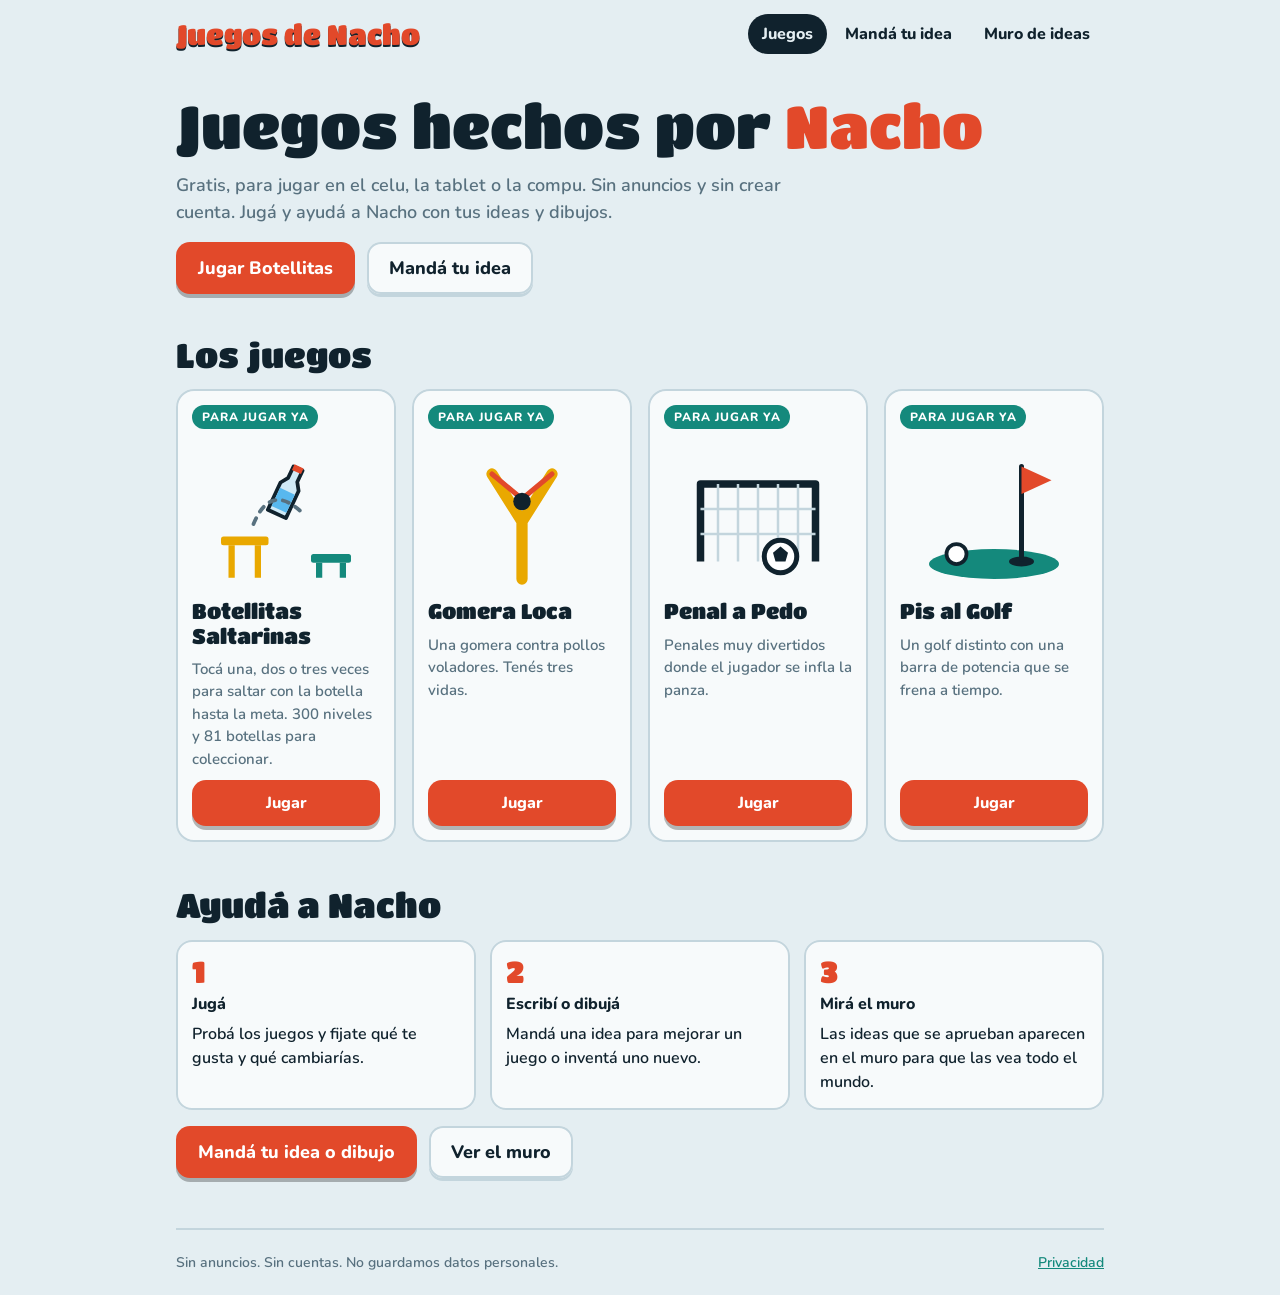
<file: index.html>
<!doctype html>
<html lang="es">
<head>
<meta charset="utf-8">
<meta name="viewport" content="width=device-width, initial-scale=1, viewport-fit=cover">
<title>Juegos de Nacho</title>
<meta name="description" content="Juegos gratis hechos por Nacho y su papá. Sin anuncios, sin cuentas. Jugá y mandá tus ideas y dibujos.">
<link rel="preconnect" href="https://fonts.googleapis.com">
<link rel="preconnect" href="https://fonts.gstatic.com" crossorigin>
<link href="https://fonts.googleapis.com/css2?family=Nunito:wght@600;800&family=Titan+One&display=swap" rel="stylesheet">
<link rel="stylesheet" href="styles.css">
</head>
<body>
<div class="wrap">
  <header class="site-head">
    <a class="logo" href="index.html">Juegos de Nacho</a>
    <nav aria-label="Principal">
      <a href="index.html" aria-current="page">Juegos</a>
      <a href="ideas.html">Mandá tu idea</a>
      <a href="muro.html">Muro de ideas</a>
    </nav>
  </header>

  <main>
    <section class="hero">
      <h1>Juegos hechos por <span>Nacho</span></h1>
      <p class="lead">Gratis, para jugar en el celu, la tablet o la compu. Sin anuncios y sin crear cuenta. Jugá y ayudá a Nacho con tus ideas y dibujos.</p>
      <div class="row">
        <a class="btn primary" href="juegos/botellitas.html">Jugar Botellitas</a>
        <a class="btn" href="ideas.html">Mandá tu idea</a>
      </div>
    </section>

    <section class="block" aria-labelledby="t-juegos">
      <h2 id="t-juegos">Los juegos</h2>
      <div class="games" id="games" aria-live="polite"></div>
    </section>

    <section class="block" aria-labelledby="t-ayuda">
      <h2 id="t-ayuda">Ayudá a Nacho</h2>
      <ol class="steps">
        <li><b>Jugá</b><span>Probá los juegos y fijate qué te gusta y qué cambiarías.</span></li>
        <li><b>Escribí o dibujá</b><span>Mandá una idea para mejorar un juego o inventá uno nuevo.</span></li>
        <li><b>Mirá el muro</b><span>Las ideas que se aprueban aparecen en el muro para que las vea todo el mundo.</span></li>
      </ol>
      <div class="row">
        <a class="btn primary" href="ideas.html">Mandá tu idea o dibujo</a>
        <a class="btn" href="muro.html">Ver el muro</a>
      </div>
    </section>
  </main>

  <footer class="site">
    <span>Sin anuncios. Sin cuentas. No guardamos datos personales.</span>
    <a href="privacidad.html">Privacidad</a>
  </footer>
</div>
<script src="juegos.js"></script>
</body>
</html>
</file>
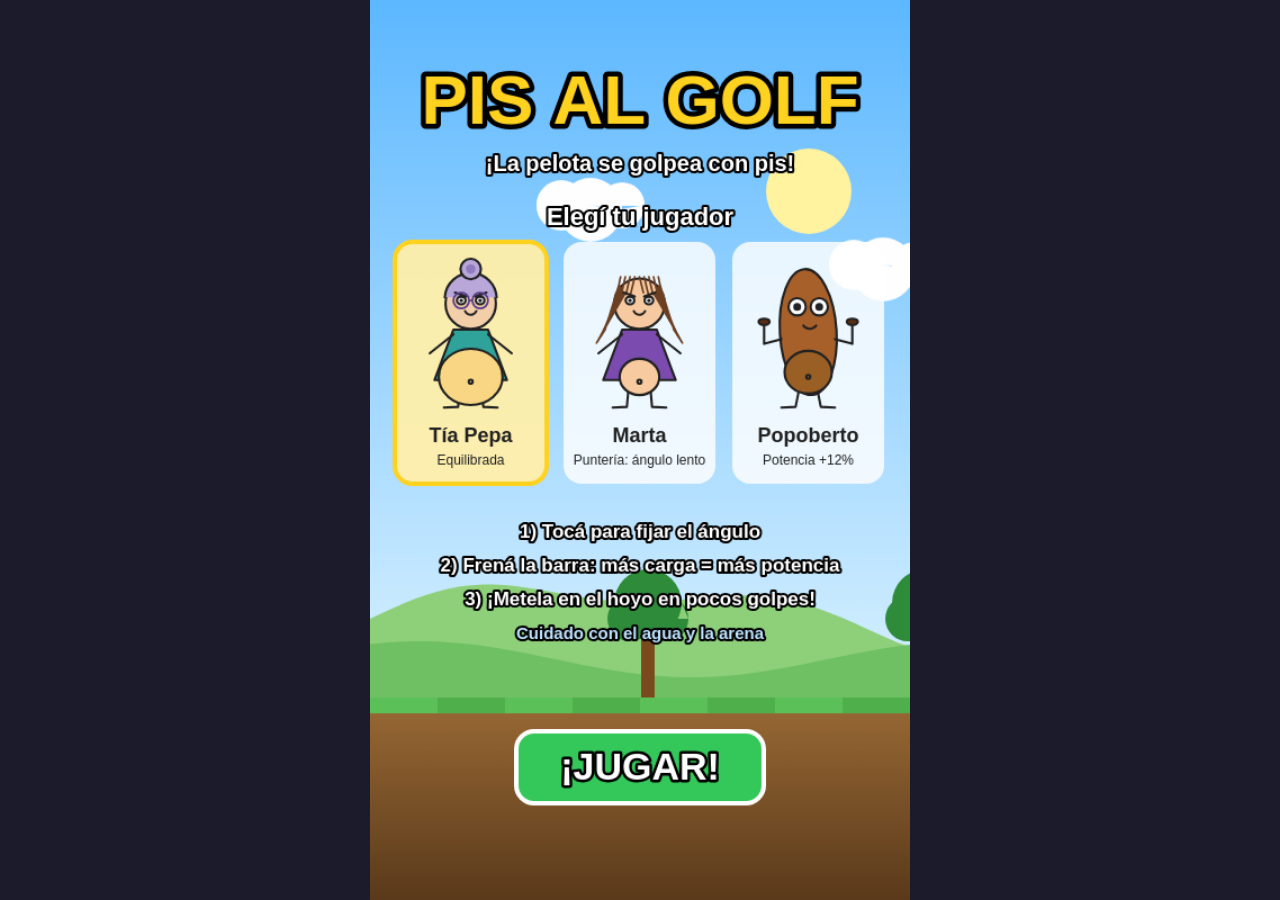
<file: 5f256ecb-6be2-4375-9f02-8d9b4cbf7bb9.html>
<!DOCTYPE html>
<html lang="es">
<head>
<meta charset="utf-8">
<meta name="viewport" content="width=device-width,initial-scale=1,user-scalable=no">
<title>Pis al Golf</title>
<style>
html,body{margin:0;height:100%;background:#1b1b2b;overflow:hidden;touch-action:none;user-select:none;-webkit-user-select:none}
canvas{position:absolute;left:50%;top:50%;transform:translate(-50%,-50%);width:min(100vw,calc(100vh*0.6));height:min(100vh,calc(100vw/0.6));background:#5db8ff}
</style>
</head>
<body>
<canvas id="c"></canvas>
<script>
const W=480,H=800;
const c=document.getElementById('c'),g=c.getContext('2d');
c.width=W;c.height=H;

/* ---------- constantes ---------- */
const GY=620,GRAV=900,BR=8,TEE=100,MAXS=8;
const CHARS=[
  {id:'pepa',name:'Tía Pepa',desc:'Equilibrada',pw:1,aimSp:1,barSp:1},
  {id:'marta',name:'Marta',desc:'Puntería: ángulo lento',pw:.95,aimSp:.6,barSp:1},
  {id:'popo',name:'Popoberto',desc:'Potencia +12%',pw:1.12,aimSp:1,barSp:1.35}
];
// 10 px = 1 metro
const HOLES=[
  {hole:800,par:2,water:[],sand:[]},
  {hole:1150,par:3,water:[],sand:[[650,820]]},
  {hole:1000,par:3,water:[[480,700]],sand:[]},
  {hole:1500,par:4,water:[[700,900]],sand:[[1280,1400]]},
  {hole:1750,par:4,water:[[1000,1180]],sand:[[560,700],[1450,1560]]}
];

/* ---------- utilidades ---------- */
const rand=(a,b)=>a+Math.random()*(b-a);
const clamp=(v,a,b)=>Math.max(a,Math.min(b,v));
const mod=(v,m)=>((v%m)+m)%m;
let ac;
function ctx(){ac=ac||new(window.AudioContext||window.webkitAudioContext)();if(ac.state==='suspended')ac.resume();return ac}
function beep(f,d,t,v){try{const a=ctx(),o=a.createOscillator(),n=a.createGain();o.type=t||'square';o.frequency.value=f;n.gain.value=v||.05;o.connect(n);n.connect(a.destination);o.start();n.gain.exponentialRampToValueAtTime(.0001,a.currentTime+d);o.stop(a.currentTime+d)}catch(e){}}
function noise(d,f0,f1,type,v){
  try{
    const a=ctx(),t=a.currentTime,len=Math.floor(a.sampleRate*d),b=a.createBuffer(1,len,a.sampleRate),dt=b.getChannelData(0);
    for(let i=0;i<len;i++)dt[i]=Math.random()*2-1;
    const s=a.createBufferSource();s.buffer=b;
    const f=a.createBiquadFilter();f.type=type||'bandpass';f.frequency.setValueAtTime(f0,t);f.frequency.exponentialRampToValueAtTime(f1,t+d);
    const n=a.createGain();n.gain.setValueAtTime(v||.2,t);n.gain.exponentialRampToValueAtTime(.0001,t+d);
    s.connect(f);f.connect(n);n.connect(a.destination);s.start(t);
  }catch(e){}
}
function getBest(){try{const v=localStorage.getItem('pg_best');return v===null?null:+v}catch(e){return null}}
function setBest(v){try{localStorage.setItem('pg_best',v)}catch(e){}}
function getSel(){try{return (+localStorage.getItem('pg_char')||0)%3}catch(e){return 0}}
function setSel(v){try{localStorage.setItem('pg_char',v)}catch(e){}}

/* ---------- estado ---------- */
let state='menu',sel=getSel(),best=getBest(),time=0,phaseT=0,shake=0;
let hi=0,strokes=0,results=[],ball=null,lastX=TEE,shotX=TEE,cam=0;
let theta=49,power=0,tAim=0,tBar=0,peeT=99,launched=false,charX=TEE-90,chargeTick=0,dir=1;
function camAt(n){return ball.x-(dir>0?n:W-n)}
let msg='',msgT=0,holeMsg='',holeCol='#fff';
let wp=[],sp=[],texts=[];
const cardRect=i=>({x:22+i*150,y:215,w:135,h:215});
const PLAY={x:130,y:650,w:220,h:64};
const inR=(p,r)=>p.x>=r.x&&p.x<=r.x+r.w&&p.y>=r.y&&p.y<=r.y+r.h;

function surf(x){
  const h=HOLES[hi];
  for(const r of h.water)if(x>=r[0]&&x<=r[1])return'water';
  for(const r of h.sand)if(x>=r[0]&&x<=r[1])return'sand';
  return'grass';
}
function resetBall(){ball={x:lastX,y:GY-BR,vx:0,vy:0,ground:true,t:0}}
function startGame(){hi=0;results=[];setSel(sel);startHole()}
function startHole(){
  strokes=0;lastX=TEE;shotX=TEE;resetBall();
  cam=-90;charX=TEE-90;dir=1;state='aim';tAim=0;phaseT=0;wp=[];sp=[];texts=[];launched=false;peeT=99;msg='';msgT=0;
}

/* ---------- entrada ---------- */
function pos(e){const r=c.getBoundingClientRect();return{x:(e.clientX-r.left)*W/r.width,y:(e.clientY-r.top)*H/r.height}}
function tap(p){
  switch(state){
    case 'menu':
      if(!p)break;
      for(let i=0;i<3;i++)if(inR(p,cardRect(i))){sel=i;beep(500,.06)}
      if(inR(p,PLAY)){startGame();beep(660,.1)}
      break;
    case 'aim':state='charge';tBar=0;power=0;chargeTick=0;beep(700,.06,'triangle',.07);break;
    case 'charge':shoot();break;
    case 'holed':if(phaseT>.7)nextHole();break;
    case 'over':if(phaseT>.8){state='menu';best=getBest()}break;
  }
}
c.addEventListener('pointerdown',e=>{e.preventDefault();try{ctx()}catch(err){}tap(pos(e))});
addEventListener('keydown',e=>{if(e.code==='Space'){e.preventDefault();if(state!=='menu')tap(null)}});

/* ---------- el pis ---------- */
function shoot(){
  strokes++;shotX=ball.x;peeT=0;launched=false;state='pee';
  noise(.5+power*.6,3200,1700,'bandpass',.16+power*.2);
  beep(160+power*120,.35,'sine',.05);
  shake=2+power*4;
}
function launch(){
  const C=CHARS[sel],v=(120+880*power)*C.pw,a=theta*Math.PI/180;
  ball.vx=dir*v*Math.cos(a);ball.vy=-v*Math.sin(a);ball.ground=false;ball.t=0;launched=true;state='flight';
  for(let i=0;i<14;i++)wp.push({x:ball.x,y:ball.y,vx:dir*rand(-60,160),vy:rand(-220,-40),life:rand(.4,.8),col:'#ffe14d'});
  beep(420,.08,'triangle',.08);
  if(power>.95)texts.push({x:W/2,y:330,s:'¡POTENCIA MÁXIMA!',col:'#ff7a00',life:1.4,size:32});
}

/* ---------- física de la pelota ---------- */
function ballStep(h){
  const b=ball,hx=HOLES[hi].hole;
  b.t+=h;
  if(b.t>14&&!b.ground){b.y=GY-BR;b.vy=0;b.ground=true;b.vx*=.4}
  if(!b.ground){
    b.vy+=GRAV*h;b.x+=b.vx*h;b.y+=b.vy*h;
    if(b.y>=GY-BR&&b.vy>0){
      const sf=surf(b.x);
      if(sf==='water')return'water';
      b.y=GY-BR;
      if(Math.abs(b.x-hx)<=14&&Math.abs(b.vx)<340)return'holed';
      if(sf==='sand'){b.vx*=.3;b.vy=0;b.ground=true}
      else if(b.vy>150){b.vy=-b.vy*.42;b.vx*=.82;beep(220,.05,'sine',.04)}
      else{b.vy=0;b.ground=true}
    }
  }else{
    b.y=GY-BR;b.x+=b.vx*h;
    const sf=surf(b.x);
    if(sf==='water')return'water';
    if(Math.abs(b.x-hx)<=14&&Math.abs(b.vx)<340)return'holed';
    const fr=sf==='sand'?900:240,s=Math.sign(b.vx);
    b.vx-=s*fr*h;if(Math.sign(b.vx)!==s)b.vx=0;
    if(Math.abs(b.vx)<6){b.vx=0;return'stop'}
  }
  if(b.x<TEE-140||b.x>hx+900)return'out';
  return null;
}
function splashFx(x){
  for(let i=0;i<24;i++)wp.push({x,y:GY,vx:rand(-120,120),vy:rand(-320,-100),life:rand(.5,1),col:'#8fd0ff'});
  noise(.5,1800,300,'lowpass',.35);
}
function handleRes(res){
  if(res==='holed'){ball.x=HOLES[hi].hole;ball.y=GY+2;endHole(true);return}
  if(res==='water'||res==='out'){
    if(res==='water')splashFx(ball.x);
    strokes+=1;msg=res==='water'?'¡AGUA! +1 golpe':'¡Afuera! +1 golpe';msgT=2.4;
    resetBall();
  }else{
    lastX=ball.x;ball.vx=0;
  }
  if(strokes>=MAXS){endHole(false);return}
  dir=ball.x>HOLES[hi].hole?-1:1;
  state='aim';tAim=0;
}
function endHole(holed){
  strokes=Math.min(strokes,MAXS);results[hi]=strokes;
  const par=HOLES[hi].par,d=strokes-par;
  if(!holed){holeMsg='¡Se acabaron los golpes!';holeCol='#ff6b6b'}
  else if(strokes===1){holeMsg='¡HOYO EN UNO!';holeCol='#ffd21f'}
  else if(d<=-2){holeMsg='¡EAGLE!';holeCol='#ffd21f'}
  else if(d===-1){holeMsg='¡BIRDIE!';holeCol='#7bd88f'}
  else if(d===0){holeMsg='¡PAR!';holeCol='#fff'}
  else if(d===1){holeMsg='Bogey';holeCol='#ffb84d'}
  else if(d===2){holeMsg='Doble bogey';holeCol='#ff9d1f'}
  else{holeMsg='+'+d;holeCol='#ff6b6b'}
  state='holed';phaseT=0;
  if(holed){
    beep(660,.12,'triangle',.08);setTimeout(()=>beep(880,.12,'triangle',.08),120);setTimeout(()=>beep(1180,.25,'triangle',.08),240);
    if(d<=0)confetti();
  }
}
function nextHole(){
  hi++;
  if(hi>=HOLES.length){
    hi=HOLES.length-1;
    const rel=results.reduce((a,b)=>a+b,0)-HOLES.reduce((a,h)=>a+h.par,0);
    if(best===null||rel<best){best=rel;setBest(rel)}
    state='over';phaseT=0;
  }else startHole();
}
function confetti(){
  const cols=['#ffd21f','#ff5ea8','#4fa3ff','#7bd88f','#fff','#ff8a1f'];
  for(let i=0;i<70;i++)sp.push({x:rand(0,W),y:rand(60,140),vx:rand(-60,60),vy:rand(20,140),life:rand(1.5,2.8),col:cols[i%6],rot:rand(0,6)});
}

/* ---------- update ---------- */
function update(dt){
  shake=Math.max(0,shake-dt*20);if(msgT>0)msgT-=dt;
  const C=CHARS[sel],maxCam=Math.max(0,HOLES[hi].hole+300-W);
  let tc=cam;
  if(state==='aim'){
    tAim+=dt;theta=49+31*Math.sin(tAim*1.7*C.aimSp);
    charX+=(ball.x-90*dir-charX)*Math.min(1,dt*6);tc=camAt(190);
  }else if(state==='charge'){
    tBar+=dt;const ph=(tBar*.8*C.barSp)%2;power=ph<1?ph:2-ph;
    chargeTick-=dt;if(chargeTick<=0){chargeTick=.12;beep(180+power*500,.05,'sine',.05)}
    tc=camAt(190);
  }else if(state==='pee'){
    peeT+=dt;if(!launched&&peeT>=.35)launch();tc=camAt(190);
  }else if(state==='flight'){
    peeT+=dt;
    const n=Math.max(1,Math.ceil(dt/.006)),h=dt/n;let res=null;
    for(let i=0;i<n&&!res;i++)res=ballStep(h);
    if(res)handleRes(res);
    tc=camAt(200);
  }else if(state==='holed'){
    tc=HOLES[hi].hole-260;
  }
  if((state==='pee'||state==='flight')&&peeT<.6)
    wp.push({x:shotX-4,y:GY-BR,vx:dir*rand(-30,90),vy:rand(-130,-20),life:rand(.3,.6),col:'#ffe14d'});
  cam+=(clamp(tc,-120,maxCam)-cam)*Math.min(1,dt*4);
  for(const p of wp){p.life-=dt;p.x+=p.vx*dt;p.y+=p.vy*dt;p.vy+=700*dt}
  wp=wp.filter(p=>p.life>0&&p.y<GY+30);
  for(const p of sp){p.life-=dt;p.x+=p.vx*dt;p.y+=p.vy*dt;p.vy+=60*dt;p.rot+=dt*6}
  sp=sp.filter(p=>p.life>0);
  for(const t of texts){t.y-=25*dt;t.life-=dt}
  texts=texts.filter(t=>t.life>0);
}

/* ---------- dibujo: utilidades ---------- */
function label(s,x,y,size,col,rot){
  g.save();g.translate(x,y);if(rot)g.rotate(rot);
  g.font='bold '+size+'px sans-serif';g.textAlign='center';
  g.lineWidth=Math.max(4,size/7);g.strokeStyle='#000';g.lineJoin='round';
  g.strokeText(s,0,0);g.fillStyle=col;g.fillText(s,0,0);g.restore();
}

/* ---------- dibujo: personajes (estilo cuaderno) ---------- */
function drawChar(id,x,y,s,o){
  o=o||{};
  const f=o.f||0,ex=o.ex||'idle',t=o.t||time,look=o.look||0;
  g.save();g.translate(x,y);g.scale(o.flip?-s:s,s);
  if(o.tilt)g.rotate(o.tilt);
  g.lineJoin='round';g.lineCap='round';g.strokeStyle='#222';g.lineWidth=3;
  const bob=Math.sin(t*3)*1.2,brx=24+f*24,bry=22+f*20;
  const happy=ex==='happy'||ex==='pee';
  if(id==='popo'){
    // piernas
    g.beginPath();g.moveTo(-12,-22);g.lineTo(-16,-2);g.lineTo(-34,-1);g.moveTo(12,-22);g.lineTo(16,-2);g.lineTo(34,-1);g.stroke();
    // cuerpo de frijol
    g.save();g.translate(0,-96+bob);g.rotate(-.06);
    g.fillStyle='#a8602b';g.beginPath();g.ellipse(0,0,36,80,0,0,7);g.fill();g.stroke();g.restore();
    // brazos con pulgares
    const up=happy?-14:0;
    for(const sg of[-1,1]){
      g.beginPath();g.moveTo(sg*34,-88);g.lineTo(sg*56,-82+up);g.lineTo(sg*56,-106+up);g.stroke();
      g.fillStyle='#5a2e10';g.beginPath();g.ellipse(sg*56,-110+up,7,4,0,0,7);g.fill();g.stroke();
    }
    // panza
    g.fillStyle='#8a4a1f';g.beginPath();g.ellipse(0,-46,brx,bry,0,0,7);g.fill();
    if(f>0){g.fillStyle='rgba(255,225,70,'+(f*.55)+')';g.beginPath();g.ellipse(0,-46,brx,bry,0,0,7);g.fill()}
    g.beginPath();g.ellipse(0,-46,brx,bry,0,0,7);g.stroke();
    g.beginPath();g.arc(0,-40,2.5,0,7);g.stroke();
    // cara
    const ey=-128+bob;
    if(happy){
      g.beginPath();g.arc(-14,ey,7,Math.PI*1.1,Math.PI*1.9);g.moveTo(21,ey);g.arc(14,ey,7,Math.PI*1.1,Math.PI*1.9);g.stroke();
    }else{
      const r=ex==='strain'?13:11;
      g.fillStyle='#fff';g.beginPath();g.arc(-14,ey,r,0,7);g.fill();g.stroke();
      g.beginPath();g.arc(14,ey,r,0,7);g.fill();g.stroke();
      g.fillStyle='#222';g.beginPath();g.arc(-14+look*4,ey,5,0,7);g.fill();
      g.beginPath();g.arc(14+look*4,ey,5,0,7);g.fill();
    }
    if(ex==='sad'){g.beginPath();g.arc(2,ey+36,9,Math.PI*1.15,Math.PI*1.85);g.stroke()}
    else if(ex==='pee'){g.fillStyle='#7a1f1a';g.beginPath();g.ellipse(2,ey+26,8,6,0,0,7);g.fill();g.stroke()}
    else{g.beginPath();g.arc(2,ey+18,10,.2*Math.PI,.8*Math.PI);g.stroke()}
  }else{
    const marta=id==='marta';
    const dress=marta?'#7b4bb0':'#2fa39a',skin=marta?'#f7c9a1':'#f3cfa9';
    // piernas
    g.beginPath();g.moveTo(-14,-24);g.lineTo(-16,-2);g.lineTo(-34,-1);g.moveTo(14,-24);g.lineTo(16,-2);g.lineTo(34,-1);g.stroke();
    // vestido
    g.fillStyle=dress;g.beginPath();g.moveTo(-22,-100);g.lineTo(22,-100);g.lineTo(46,-36);g.lineTo(-46,-36);g.closePath();g.fill();g.stroke();
    // brazos
    g.beginPath();
    if(happy){g.moveTo(-22,-94);g.lineTo(-52,-118);g.moveTo(22,-94);g.lineTo(52,-118)}
    else{g.moveTo(-22,-94);g.lineTo(-52,-70);g.moveTo(22,-94);g.lineTo(52,-70)}
    g.stroke();
    // panza
    g.fillStyle=skin;g.beginPath();g.ellipse(0,-40,brx,bry,0,0,7);g.fill();
    if(f>0){g.fillStyle='rgba(255,225,70,'+(f*.55)+')';g.beginPath();g.ellipse(0,-40,brx,bry,0,0,7);g.fill()}
    g.beginPath();g.ellipse(0,-40,brx,bry,0,0,7);g.stroke();
    g.beginPath();g.arc(0,-34,2.5,0,7);g.stroke();
    // cabeza
    const hy=-132+bob;
    g.fillStyle=skin;g.beginPath();g.arc(0,hy,32,0,7);g.fill();g.stroke();
    if(marta){
      g.strokeStyle='#6b3f22';g.lineWidth=2.4;g.beginPath();
      for(let i=0;i<9;i++){
        const dx=i*2.2;
        g.moveTo(-26+dx*.4,hy-24+i*1.5);g.lineTo(-44-dx*.6,hy+34+i*2);
        g.moveTo(26-dx*.4,hy-24+i*1.5);g.lineTo(44+dx*.6,hy+34+i*2);
      }
      for(let i=-4;i<=4;i++){g.moveTo(i*6,hy-34);g.lineTo(i*6+(i<0?-5:5),hy-14+Math.abs(i))}
      g.stroke();g.strokeStyle='#222';g.lineWidth=3;
    }else{
      g.fillStyle='#b9a7d9';g.beginPath();g.arc(0,hy-6,33,Math.PI*1.02,Math.PI*1.98);g.fill();g.stroke();
      g.beginPath();g.arc(0,hy-44,13,0,7);g.fill();g.stroke();
      g.fillStyle='#8f7bbf';g.beginPath();g.arc(0,hy-44,6,0,7);g.fill();
    }
    // cara
    const ey=hy-4;
    if(happy){
      g.beginPath();g.arc(-12,ey,6,Math.PI*1.1,Math.PI*1.9);g.moveTo(18,ey);g.arc(12,ey,6,Math.PI*1.1,Math.PI*1.9);g.stroke();
    }else{
      const r=ex==='strain'?7:5.5;
      g.fillStyle='#fff';g.beginPath();g.ellipse(-12,ey,r,r*.9,0,0,7);g.fill();g.stroke();
      g.beginPath();g.ellipse(12,ey,r,r*.9,0,0,7);g.fill();g.stroke();
      g.fillStyle='#222';g.beginPath();g.arc(-12+look*2,ey,2.4,0,7);g.fill();
      g.beginPath();g.arc(12+look*2,ey,2.4,0,7);g.fill();
      g.beginPath();
      if(ex==='sad'){g.moveTo(-20,ey-5);g.lineTo(-6,ey-10);g.moveTo(20,ey-5);g.lineTo(6,ey-10)}
      else{g.moveTo(-20,ey-10);g.lineTo(-6,ey-5);g.moveTo(20,ey-10);g.lineTo(6,ey-5)}
      g.stroke();
    }
    if(!marta){
      g.strokeStyle='#5a3d8a';g.lineWidth=2.5;g.beginPath();
      g.arc(-12,ey,10,0,7);g.moveTo(22,ey);g.arc(12,ey,10,0,7);g.moveTo(-2,ey);g.lineTo(2,ey);g.stroke();
      g.strokeStyle='#222';g.lineWidth=3;
    }
    if(ex==='sad'){g.beginPath();g.arc(0,ey+20,8,Math.PI*1.15,Math.PI*1.85);g.stroke()}
    else if(ex==='pee'){g.fillStyle='#7a1f1a';g.beginPath();g.ellipse(0,ey+14,7,5,0,0,7);g.fill();g.stroke()}
    else{g.beginPath();g.arc(0,ey+10,8,.15*Math.PI,.85*Math.PI);g.stroke()}
  }
  g.restore();
}

/* ---------- dibujo: escenario ---------- */
function drawSky(){
  const gr=g.createLinearGradient(0,0,0,GY);gr.addColorStop(0,'#5db8ff');gr.addColorStop(1,'#d8f1ff');
  g.fillStyle=gr;g.fillRect(0,0,W,H);
  g.fillStyle='#fff3a0';g.beginPath();g.arc(390,170,38,0,7);g.fill();
  g.fillStyle='rgba(255,255,255,.9)';
  for(let i=0;i<6;i++){
    const x=mod(i*260+60-cam*.15,W+300)-150,y=130+(i*53)%160;
    g.beginPath();g.arc(x,y,22,0,7);g.arc(x+26,y+4,28,0,7);g.arc(x+54,y,20,0,7);g.fill();
  }
  g.fillStyle='#8ed07a';g.beginPath();g.moveTo(0,GY);
  for(let x=0;x<=W;x+=10){const wx=x+cam*.35;g.lineTo(x,GY-70-Math.sin(wx*.008)*28-Math.sin(wx*.021)*12)}
  g.lineTo(W,GY);g.closePath();g.fill();
  g.fillStyle='#6fc063';g.beginPath();g.moveTo(0,GY);
  for(let x=0;x<=W;x+=10){const wx=x+cam*.6;g.lineTo(x,GY-34-Math.sin(wx*.013+1)*16)}
  g.lineTo(W,GY);g.closePath();g.fill();
}
function drawDecor(){
  const k0=Math.floor((cam-80)/230),k1=Math.ceil((cam+W+80)/230);
  const hx=HOLES[hi].hole;
  for(let k=k0;k<=k1;k++){
    const wx=k*230+((k*97)%80+80)%80;
    if(wx<TEE-70||Math.abs(wx-hx)<60||surf(wx)!=='grass')continue;
    const x=wx-cam;
    g.fillStyle='#7a4a1e';g.fillRect(x-6,GY-62,12,62);
    g.fillStyle='#2e8b3a';g.beginPath();g.arc(x,GY-84,30,0,7);g.arc(x-16,GY-70,20,0,7);g.arc(x+16,GY-70,20,0,7);g.fill();
  }
}
function drawGround(){
  const h=HOLES[hi];
  const dg=g.createLinearGradient(0,GY,0,H);dg.addColorStop(0,'#9a6a35');dg.addColorStop(1,'#5a3a1b');
  g.fillStyle=dg;g.fillRect(0,GY+14,W,H-GY);
  for(let x=Math.floor(cam/60)*60;x<cam+W+60;x+=60){g.fillStyle=(Math.floor(x/60)&1)?'#4fb04b':'#5cc058';g.fillRect(x-cam,GY,61,14)}
  for(const r of h.sand){
    g.fillStyle='#e9d48b';g.beginPath();g.moveTo(r[0]-cam,GY);g.quadraticCurveTo((r[0]+r[1])/2-cam,GY+70,r[1]-cam,GY);g.closePath();g.fill();
    g.strokeStyle='#c9b36a';g.lineWidth=2;g.stroke();
  }
  for(const r of h.water){
    g.fillStyle='#3a9bff';g.beginPath();g.moveTo(r[0]-cam,GY);g.quadraticCurveTo((r[0]+r[1])/2-cam,GY+110,r[1]-cam,GY);g.closePath();g.fill();
    g.strokeStyle='#bfe3ff';g.lineWidth=2;g.beginPath();
    for(let x=r[0];x<=r[1];x+=8){const y=GY+3+Math.sin((x+time*60)*.1)*2;if(x===r[0])g.moveTo(x-cam,y);else g.lineTo(x-cam,y)}
    g.stroke();
  }
  // hoyo y bandera
  const hx=h.hole-cam;
  g.fillStyle='#222';g.beginPath();g.ellipse(hx,GY+2,12,4,0,0,7);g.fill();
  g.strokeStyle='#eee';g.lineWidth=3;g.beginPath();g.moveTo(hx,GY);g.lineTo(hx,GY-115);g.stroke();
  g.fillStyle='#e63946';g.beginPath();g.moveTo(hx,GY-115);g.lineTo(hx+38+Math.sin(time*5)*3,GY-102);g.lineTo(hx,GY-89);g.closePath();g.fill();
}
function drawBallG(x,y){
  const hgt=clamp((GY-BR-y)/300,0,1);
  g.fillStyle='rgba(0,0,0,.25)';g.beginPath();g.ellipse(x,GY+2,Math.max(1,7*(1-.5*hgt)),2.5,0,0,7);g.fill();
  g.fillStyle='#fff';g.strokeStyle='#999';g.lineWidth=1.5;g.beginPath();g.arc(x,y,BR,0,7);g.fill();g.stroke();
  g.fillStyle='#ccc';g.beginPath();g.arc(x-2.5,y-2,1.2,0,7);g.arc(x+2.5,y+1,1.2,0,7);g.arc(x-1,y+3,1.2,0,7);g.fill();
}
function drawStream(){
  if(peeT>.8)return;
  const C=CHARS[sel],cs=.85,cx=charX-cam;
  const S={x:cx+16*dir,y:GY-30},T={x:shotX-cam-4*dir,y:GY-BR+2};
  const k=Math.min(1,peeT/.15)*(peeT<.6?1:clamp((.8-peeT)/.2,0,1));
  if(k<=0)return;
  const cp={x:(S.x+T.x)/2,y:Math.min(S.y,T.y)-30-power*50};
  g.save();g.lineCap='round';
  for(const pass of[0,1]){
    g.beginPath();
    const N=24;
    for(let i=0;i<=N;i++){
      const u=i/N*k,x=(1-u)*(1-u)*S.x+2*(1-u)*u*cp.x+u*u*T.x,y=(1-u)*(1-u)*S.y+2*(1-u)*u*cp.y+u*u*T.y;
      if(i===0)g.moveTo(x,y);else g.lineTo(x,y);
    }
    if(pass===0){g.strokeStyle='#e0a800';g.lineWidth=6+power*6;g.stroke()}
    else{g.strokeStyle='#ffe970';g.lineWidth=3+power*3;g.setLineDash([14,8]);g.lineDashOffset=-time*220;g.stroke();g.setLineDash([])}
  }
  g.restore();
}
function drawAim(){
  const bx=ball.x-cam,by=ball.y,a=theta*Math.PI/180;
  g.save();
  g.strokeStyle='#fff';g.fillStyle='#fff';g.lineWidth=3;g.setLineDash([6,6]);
  const ex=bx+dir*Math.cos(a)*62,ey=by-Math.sin(a)*62;
  g.beginPath();g.moveTo(bx,by);g.lineTo(ex,ey);g.stroke();g.setLineDash([]);
  g.beginPath();g.arc(ex,ey,5,0,7);g.fill();
  g.restore();
  if(state==='charge'){
    const C=CHARS[sel],v=(120+880*power)*C.pw;
    let x=ball.x,y=ball.y,vx=dir*v*Math.cos(a),vy=-v*Math.sin(a);
    g.fillStyle='rgba(255,255,255,.85)';
    for(let i=0;i<60;i++){
      for(let j=0;j<3;j++){vy+=GRAV*.016/3;x+=vx*.016/3;y+=vy*.016/3}
      if(y>=GY-BR)break;
      if(i%2===0){g.beginPath();g.arc(x-cam,y,2.4,0,7);g.fill()}
    }
  }
}
function drawMini(){
  const h=HOLES[hi],x0=30,x1=450,y=74,a=TEE-20,b=h.hole+40;
  const m=x=>x0+clamp((x-a)/(b-a),0,1)*(x1-x0);
  g.fillStyle='rgba(0,0,0,.35)';g.beginPath();g.roundRect(14,50,452,42,10);g.fill();
  g.fillStyle='#4fb04b';g.fillRect(x0,y,x1-x0,6);
  for(const r of h.water){g.fillStyle='#3a9bff';g.fillRect(m(r[0]),y-2,Math.max(1,m(r[1])-m(r[0])),10)}
  for(const r of h.sand){g.fillStyle='#e9d48b';g.fillRect(m(r[0]),y-2,Math.max(1,m(r[1])-m(r[0])),10)}
  const fx=m(h.hole);
  g.strokeStyle='#fff';g.lineWidth=2;g.beginPath();g.moveTo(fx,y);g.lineTo(fx,y-16);g.stroke();
  g.fillStyle='#e63946';g.beginPath();g.moveTo(fx,y-16);g.lineTo(fx+10,y-12);g.lineTo(fx,y-8);g.closePath();g.fill();
  g.fillStyle='#fff';g.beginPath();g.arc(m(ball.x),y-4,5,0,7);g.fill();
  g.font='bold 12px sans-serif';g.textAlign='left';g.fillStyle='#fff';
  g.fillText('Faltan '+Math.max(0,Math.round((h.hole-ball.x)/10))+' m',20,64);
}
function drawHud(){
  g.fillStyle='rgba(0,0,0,.45)';g.fillRect(0,0,W,44);
  g.fillStyle='#fff';g.font='bold 18px sans-serif';g.textAlign='left';g.fillText('Hoyo '+(hi+1)+'/'+HOLES.length,12,29);
  g.textAlign='center';g.fillText('Par '+HOLES[hi].par,W/2,29);
  g.textAlign='right';g.fillText('Golpes '+strokes,W-12,29);
}
function drawPowerBar(){
  const x=40,y=700,w=400,h=34;
  g.fillStyle='rgba(0,0,0,.5)';g.beginPath();g.roundRect(x-6,y-6,w+12,h+12,14);g.fill();
  const gr=g.createLinearGradient(x,0,x+w,0);gr.addColorStop(0,'#4cd964');gr.addColorStop(.6,'#ffd21f');gr.addColorStop(1,'#ff3b30');
  g.fillStyle='#333';g.beginPath();g.roundRect(x,y,w,h,10);g.fill();
  g.fillStyle=gr;g.beginPath();g.roundRect(x,y,Math.max(2,w*power),h,10);g.fill();
  g.strokeStyle='#fff';g.lineWidth=3;g.beginPath();g.roundRect(x,y,w,h,10);g.stroke();
  const mx=x+w*power;
  g.fillStyle='#fff';g.beginPath();g.moveTo(mx,y-4);g.lineTo(mx-9,y-18);g.lineTo(mx+9,y-18);g.closePath();g.fill();
  label(Math.round(power*100)+'%',mx,y-24,18,'#fff');
}

function charPose(){
  if(state==='charge')return{ex:'strain',f:power};
  if(state==='pee')return{ex:'pee',f:power*(1-clamp(peeT/.6,0,1)),tilt:-.06};
  if(state==='flight')return{ex:peeT<.6?'pee':'idle',f:power*(1-clamp(peeT/.6,0,1)),tilt:peeT<.6?-.06:0};
  if(state==='holed'){const d=results[hi]-HOLES[hi].par;return{ex:d<=0?'happy':'sad',f:0}}
  return{ex:'idle',f:0};
}

/* ---------- dibujo: partida ---------- */
function drawPlay(){
  g.save();
  if(shake>0)g.translate(rand(-shake,shake)*.5,rand(-shake,shake)*.5);
  drawSky();drawDecor();drawGround();
  // personaje
  const pose=charPose(),look=clamp((ball.x-charX)/100,-1,1);
  drawChar(CHARS[sel].id,charX-cam,GY,.85,{f:pose.f,ex:pose.ex,tilt:pose.tilt,look:look*dir,flip:dir<0});
  if(state==='pee'||state==='flight')drawStream();
  if(state==='aim'||state==='charge')drawAim();
  drawBallG(ball.x-cam,ball.y);
  // partículas de pis y agua
  for(const p of wp){g.globalAlpha=clamp(p.life*2,0,1);g.fillStyle=p.col;g.beginPath();g.arc(p.x-cam,p.y,3,0,7);g.fill();g.globalAlpha=1}
  g.restore();
  for(const p of sp){g.save();g.translate(p.x,p.y);g.rotate(p.rot);g.fillStyle=p.col;g.fillRect(-4,-2,8,4);g.restore()}
  drawHud();drawMini();
  g.font='bold 22px sans-serif';
  for(const t of texts){g.globalAlpha=clamp(t.life,0,1);label(t.s,t.x,t.y,t.size,t.col);g.globalAlpha=1}
  if(msgT>0){g.globalAlpha=clamp(msgT,0,1);label(msg,W/2,270,30,'#fff');g.globalAlpha=1}

  if(state==='aim'){
    label('¡Tocá para fijar el ángulo!',W/2,715,24,'#fff');
    label('Ángulo: '+Math.round(theta)+'°',W/2,745,18,'#ffd21f');
  }else if(state==='charge'){
    label('¡FRENÁ LA BARRA para cargar el pis!',W/2,646,20,'#fff');
    drawPowerBar();
  }else if(state==='holed'){
    const par=HOLES[hi].par,k=Math.min(1,phaseT*4);
    label(holeMsg,W/2,300,52*(.6+.4*k),holeCol,Math.sin(time*8)*.03);
    label(results[hi]+' golpes (par '+par+')',W/2,345,24,'#fff');
    if(phaseT>.7)label(hi>=HOLES.length-1?'Tocá para ver el resultado':'Tocá para el próximo hoyo',W/2,390,18,'#fff');
  }
}

/* ---------- menú y fin ---------- */
function relText(r){return r===0?'Par':(r>0?'+'+r:String(r))}
function drawMenu(){
  hi=0;ball=ball||{x:TEE,y:GY-BR};
  drawSky();drawDecor();drawGround();
  label('PIS AL GOLF',W/2,110,62,'#ffd21f');
  label('¡La pelota se golpea con pis!',W/2,152,20,'#fff');
  label('Elegí tu jugador',W/2,200,22,'#fff');
  for(let i=0;i<3;i++){
    const r=cardRect(i);
    g.fillStyle=i===sel?'rgba(255,240,170,.95)':'rgba(255,255,255,.82)';g.beginPath();g.roundRect(r.x,r.y,r.w,r.h,16);g.fill();
    if(i===sel){g.strokeStyle='#ffd21f';g.lineWidth=4;g.stroke()}
    drawChar(CHARS[i].id,r.x+r.w/2,r.y+148,.7,{f:.5+.5*Math.sin(time*2+i*1.5),ex:'idle'});
    g.fillStyle='#222';g.textAlign='center';g.font='bold 18px sans-serif';g.fillText(CHARS[i].name,r.x+r.w/2,r.y+178);
    g.font='12px sans-serif';g.fillText(CHARS[i].desc,r.x+r.w/2,r.y+198);
  }
  label('1) Tocá para fijar el ángulo',W/2,478,17,'#fff');
  label('2) Frená la barra: más carga = más potencia',W/2,508,17,'#fff');
  label('3) ¡Metela en el hoyo en pocos golpes!',W/2,538,17,'#fff');
  label('Cuidado con el agua y la arena',W/2,568,15,'#bfe3ff');
  if(best!==null)label('Mejor recorrido: '+relText(best),W/2,615,20,'#ffd21f');
  const b=PLAY;g.fillStyle='#34c759';g.beginPath();g.roundRect(b.x,b.y,b.w,b.h,16);g.fill();
  g.strokeStyle='#fff';g.lineWidth=4;g.stroke();
  label('¡JUGAR!',W/2,b.y+43,34,'#fff');
}
function drawOver(){
  drawSky();drawDecor();drawGround();
  const tot=results.reduce((a,b)=>a+b,0),par=HOLES.reduce((a,h)=>a+h.par,0),rel=tot-par;
  label('FIN DEL RECORRIDO',W/2,120,38,'#ffd21f');
  label(tot+' golpes ('+relText(rel)+')',W/2,170,30,'#fff');
  const msgs=rel<=-3?'¡Un crack del pis!':rel<=0?'¡Excelente recorrido!':rel<=4?'Nada mal...':'Falta entrenar la vejiga...';
  label(msgs,W/2,210,24,'#7bd88f');
  for(let i=0;i<HOLES.length;i++){
    const d=results[i]-HOLES[i].par;
    label('Hoyo '+(i+1)+':  '+results[i]+'  (par '+HOLES[i].par+')',W/2,262+i*34,20,d<0?'#7bd88f':d===0?'#fff':'#ffb84d');
  }
  if(best!==null)label(rel===best?'🏆 ¡Mejor recorrido!':'Mejor: '+relText(best),W/2,462,22,'#ffd21f');
  drawChar(CHARS[sel].id,W/2,GY,1,{ex:rel<=2?'happy':'sad'});
  if(phaseT>.8)label('Tocá para volver al menú',W/2,770,22,'#fff');
}

/* ---------- loop ---------- */
let last=performance.now();
function loop(now){
  const dt=Math.min(.05,(now-last)/1000);last=now;
  time+=dt;phaseT+=dt;
  try{
    if(state!=='menu'&&state!=='over')update(dt);
    if(state==='menu')drawMenu();else if(state==='over')drawOver();else drawPlay();
  }catch(err){
    console.error(err);
    g.setTransform(1,0,0,1,0,0);g.globalAlpha=1;
  }
  requestAnimationFrame(loop);
}
requestAnimationFrame(loop);
</script>
</body>
</html>
</file>
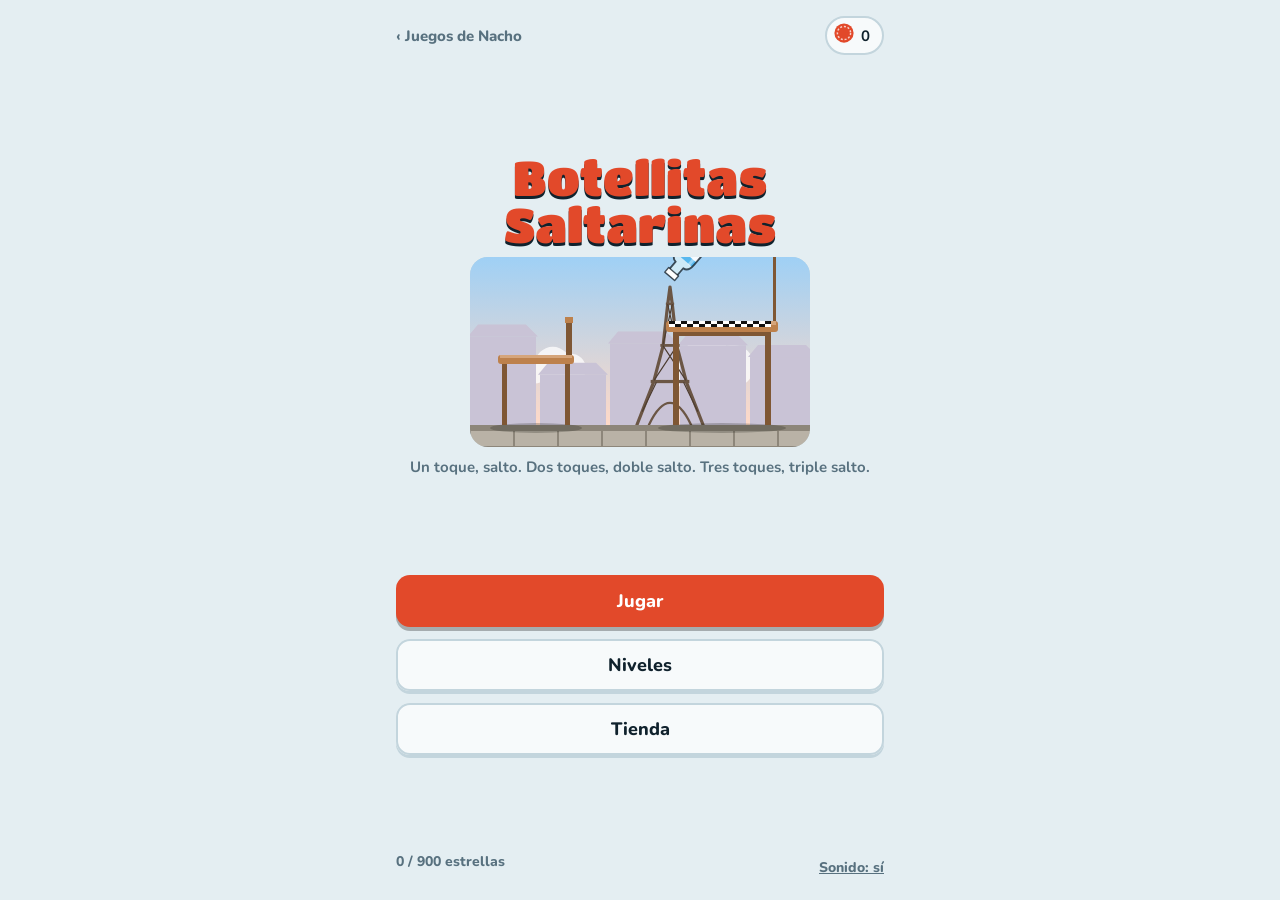
<file: botellitas.html>
<!doctype html>
<html lang="es">
<head>
<meta charset="utf-8">
<meta name="viewport" content="width=device-width, initial-scale=1, viewport-fit=cover">
<style>html{padding:env(safe-area-inset-top,0px) 0 env(safe-area-inset-bottom,0px)}body{margin:0}[hidden]{display:none!important}img{max-width:100%}</style>
<title>Botellitas Saltarinas</title>
<link rel="preconnect" href="https://fonts.googleapis.com">
<link rel="preconnect" href="https://fonts.gstatic.com" crossorigin>
<link href="https://fonts.googleapis.com/css2?family=Nunito:wght@600;800&family=Titan+One&display=swap" rel="stylesheet">
<style>
/* Idea: arcade de bolsillo. El escenario (canvas) ocupa toda la pantalla y los menus son paneles planos en rojo chapita, verde mar y tinta. */
:root{
  --bg:#E4EEF2; --panel:#F7FAFB; --ink:#10222D; --muted:#58717F; --line:#C3D5DD;
  --cap:#E2492A; --teal:#14897C; --gold:#E9A800; --soft:#D3E3EA;
  --display:'Titan One','Arial Rounded MT Bold',system-ui,sans-serif;
  --body:'Nunito',system-ui,-apple-system,'Segoe UI',sans-serif;
}
@media (prefers-color-scheme:dark){
  :root:not([data-theme="light"]){--bg:#0D1922;--panel:#162836;--ink:#E8F2F6;--muted:#8CA7B5;--line:#29414F;--cap:#FF6A45;--teal:#38C7B5;--gold:#FFC633;--soft:#1F3646;color-scheme:dark}
}
:root[data-theme="dark"]{--bg:#0D1922;--panel:#162836;--ink:#E8F2F6;--muted:#8CA7B5;--line:#29414F;--cap:#FF6A45;--teal:#38C7B5;--gold:#FFC633;--soft:#1F3646;color-scheme:dark}

html{box-sizing:border-box}
html,body{height:100%}
body{background:var(--bg);color:var(--ink);font:600 15px/1.35 var(--body);overflow:hidden;user-select:none;-webkit-user-select:none;touch-action:manipulation;-webkit-tap-highlight-color:transparent}
button{font:inherit;color:inherit}
#app{position:relative;height:100%;max-width:520px;margin:0 auto;overflow:hidden;background:var(--bg)}
#stage{position:absolute;inset:0;width:100%;height:100%;display:block;touch-action:manipulation}

.screen{position:absolute;inset:0;display:flex;flex-direction:column;gap:14px;padding:16px;background:var(--bg);overflow-y:auto;z-index:3}
.bar{display:flex;align-items:center;gap:10px;min-width:0}
.bar h2{margin:0;flex:1;min-width:0;font:400 26px/1.1 var(--display);letter-spacing:.01em}
.coins{display:inline-flex;align-items:center;gap:6px;background:var(--panel);border:2px solid var(--line);border-radius:999px;padding:4px 12px 4px 6px;font-weight:800;font-variant-numeric:tabular-nums}
.coins svg{width:22px;height:22px;flex:none}
.btn{min-height:52px;border:0;border-radius:14px;padding:0 20px;background:var(--panel);color:var(--ink);font-weight:800;font-size:18px;box-shadow:0 3px 0 var(--line),inset 0 0 0 2px var(--line);cursor:pointer;transition:transform .08s}
.btn:active{transform:translateY(2px);box-shadow:0 1px 0 var(--line),inset 0 0 0 2px var(--line)}
.btn.primary{background:var(--cap);color:#fff;box-shadow:0 4px 0 rgba(0,0,0,.28)}
.btn.primary:active{box-shadow:0 2px 0 rgba(0,0,0,.28)}
.icon{width:42px;height:42px;flex:none;border:0;border-radius:12px;background:var(--panel);box-shadow:inset 0 0 0 2px var(--line);font-size:22px;font-weight:800;cursor:pointer;display:grid;place-items:center}
:focus-visible{outline:3px solid var(--teal);outline-offset:2px}

/* menu */
#menu{justify-content:space-between}
#menu .top{display:flex;justify-content:space-between;align-items:center;gap:10px}
#menu .back{color:var(--muted);font-weight:800;text-decoration:none;padding:8px 0}
#menu .mid{display:flex;flex-direction:column;align-items:center;gap:10px;text-align:center}
#menu h1{margin:0;font:400 clamp(34px,11vw,48px)/.98 var(--display);color:var(--cap);text-wrap:balance;text-shadow:0 3px 0 var(--ink)}
#hero{width:min(340px,100%);aspect-ratio:340/190;border-radius:18px;box-shadow:inset 0 0 0 2px var(--line)}
#menu .tag{margin:0;color:var(--muted);font-weight:700;text-wrap:balance}
#menu .stack{display:flex;flex-direction:column;gap:12px}
#menu .foot{display:flex;justify-content:space-between;gap:12px;color:var(--muted);font-weight:800;font-size:14px}
#menu .foot button{background:none;border:0;padding:6px 0;color:var(--muted);font-weight:800;cursor:pointer;text-decoration:underline}

/* niveles */
.chips{display:flex;gap:8px;overflow-x:auto;padding-bottom:6px;margin-inline:-16px;padding-inline:16px;scrollbar-width:none;flex:none}
.chips::-webkit-scrollbar{display:none}
.chip{flex:none;border:0;border-radius:999px;padding:8px 14px;background:var(--panel);box-shadow:inset 0 0 0 2px var(--line);font-weight:800;font-size:14px;cursor:pointer;white-space:nowrap}
.chip b{font-family:var(--display);font-weight:400;margin-right:4px;color:var(--cap)}
.chip.on{background:var(--ink);color:var(--bg);box-shadow:none}
.chip.on b{color:var(--gold)}
#wName{margin:0;font-weight:800;color:var(--muted)}
.legend{display:flex;flex-wrap:wrap;gap:6px 12px;font-size:12px;font-weight:800;color:var(--muted)}
.legend span{display:inline-flex;align-items:center;gap:5px}
.legend i{width:10px;height:10px;border-radius:3px;background:var(--tc)}
.grid{display:grid;grid-template-columns:repeat(5,minmax(0,1fr));gap:10px;flex:none}
.cell{aspect-ratio:1/1.08;border:0;border-radius:12px;background:var(--panel);box-shadow:inset 0 0 0 2px var(--line);border-bottom:5px solid var(--tc,var(--line));display:flex;flex-direction:column;align-items:center;justify-content:center;gap:2px;cursor:pointer;padding:0}
.cell .n{font:400 22px/1 var(--display)}
.cell .s{font-size:11px;letter-spacing:1px;color:var(--line)}
.cell .s i{font-style:normal}
.cell .s i.on{color:var(--gold)}
.cell.current{background:var(--cap);color:#fff}
.cell.current .s{color:rgba(255,255,255,.7)}
.cell.locked{opacity:.45;cursor:default}
.tg{display:flex;align-items:center;gap:10px;color:var(--muted);font-weight:700;font-size:14px;padding:4px 0 8px}
.tg input{width:22px;height:22px;accent-color:var(--teal)}

/* tienda */
#sSum{margin:0;color:var(--muted);font-weight:800}
.shop{display:grid;grid-template-columns:repeat(2,minmax(0,1fr));gap:12px;flex:none}
.card{background:var(--panel);border-radius:16px;box-shadow:inset 0 0 0 2px var(--line);padding:10px 12px 12px;display:flex;flex-direction:column;align-items:center;gap:6px;min-width:0}
.card.use{box-shadow:inset 0 0 0 3px var(--teal)}
.card canvas{width:72px;height:104px}
.card h3{margin:0;font:400 17px/1.1 var(--display);text-align:center;overflow-wrap:anywhere}
.rar{font-size:11px;font-weight:800;letter-spacing:.08em;text-transform:uppercase;color:#fff;background:var(--rc);padding:2px 9px;border-radius:999px;align-self:flex-start}
.rar.u{animation:hue 3s linear infinite}
@keyframes hue{to{filter:hue-rotate(360deg)}}
.card .btn{width:100%;min-height:42px;font-size:15px;padding:0 8px;display:flex;align-items:center;justify-content:center;gap:6px;border-radius:12px}
.card .btn svg{width:18px;height:18px}
.card .btn.on{background:var(--teal);color:#fff;box-shadow:none}
.card .btn.no{opacity:.55}

/* partida */
#hud{position:absolute;top:0;left:0;right:0;z-index:2;display:flex;align-items:center;gap:8px;padding:12px 12px 0}
#hud .hl{flex:1;min-width:0;background:color-mix(in srgb,var(--panel) 90%,transparent);border-radius:12px;padding:5px 12px;display:flex;flex-direction:column;box-shadow:inset 0 0 0 2px var(--line)}
#hud .hl b{font:400 18px/1.1 var(--display);white-space:nowrap;overflow:hidden;text-overflow:ellipsis}
#hud .hl span{font-size:12px;color:var(--muted);font-weight:800;white-space:nowrap;overflow:hidden;text-overflow:ellipsis}
#hud .icon{background:color-mix(in srgb,var(--panel) 90%,transparent)}
#hud .coins{background:color-mix(in srgb,var(--panel) 90%,transparent)}
.sheet{position:absolute;inset:0;z-index:4;display:grid;place-items:center;padding:16px;background:rgba(6,14,20,.55)}
.sheet .box{width:min(360px,100%);background:var(--panel);border-radius:20px;padding:22px 18px 18px;display:flex;flex-direction:column;align-items:center;gap:12px;text-align:center;box-shadow:0 8px 0 rgba(0,0,0,.25)}
.sheet h2{margin:0;font:400 28px/1.05 var(--display);text-wrap:balance}
.big-stars{font-size:46px;letter-spacing:6px;color:var(--line);line-height:1}
.big-stars i{font-style:normal}
.big-stars i.on{color:var(--gold);text-shadow:0 3px 0 rgba(0,0,0,.2)}
.sheet p{margin:0;color:var(--muted);font-weight:800}
.sheet .row{display:flex;flex-direction:column;gap:10px;width:100%}
#toast{position:absolute;left:50%;bottom:24px;transform:translateX(-50%);z-index:6;background:var(--ink);color:var(--bg);font-weight:800;padding:10px 16px;border-radius:12px;max-width:calc(100% - 32px);text-align:center}
@media (prefers-reduced-motion:reduce){.btn{transition:none}.rar.u{animation:none}}
</style>
</head>
<body>


<div id="app">
  <canvas id="stage" aria-label="Escenario del juego"></canvas>

  <div id="hud" hidden>
    <button class="icon" id="hBack" aria-label="Volver al menú">&#8249;</button>
    <div class="hl"><b id="hLevel">Nivel 1</b><span id="hWorld">Torre Eiffel</span></div>
    <button class="icon" id="hRetry" aria-label="Reiniciar nivel">&#8635;</button>
    <div class="coins"><span class="capsvg"></span><b class="coinN">0</b></div>
  </div>

  <section class="screen" id="menu">
    <div class="top"><a class="back" href="../index.html">&#8249; Juegos de Nacho</a><div class="coins"><span class="capsvg"></span><b class="coinN">0</b></div></div>
    <div class="mid">
      <h1>Botellitas Saltarinas</h1>
      <canvas id="hero" width="340" height="190" aria-hidden="true"></canvas>
      <p class="tag">Un toque, salto. Dos toques, doble salto. Tres toques, triple salto.</p>
    </div>
    <div class="stack">
      <button class="btn primary" id="mPlay">Jugar</button>
      <button class="btn" id="mLevels">Niveles</button>
      <button class="btn" id="mShop">Tienda</button>
    </div>
    <div class="foot"><span id="mStars">0 / 900 estrellas</span><button id="mSound">Sonido: sí</button></div>
  </section>

  <section class="screen" id="levels" hidden>
    <div class="bar"><button class="icon" id="lBack" aria-label="Volver">&#8249;</button><h2>Niveles</h2><div class="coins"><span class="capsvg"></span><b class="coinN">0</b></div></div>
    <div class="chips" id="wTabs"></div>
    <p id="wName"></p>
    <div class="legend" id="lLegend"></div>
    <div class="grid" id="lGrid"></div>
    <label class="tg"><input type="checkbox" id="allT"> Modo prueba: abrir todos los niveles</label>
  </section>

  <section class="screen" id="shop" hidden>
    <div class="bar"><button class="icon" id="sBack" aria-label="Volver">&#8249;</button><h2>Tienda</h2><div class="coins"><span class="capsvg"></span><b class="coinN">0</b></div></div>
    <p id="sSum"></p>
    <div class="chips" id="sChips"></div>
    <div class="shop" id="shopGrid"></div>
  </section>

  <div class="sheet" id="result" hidden>
    <div class="box">
      <h2 id="rTitle">Nivel completo</h2>
      <div class="big-stars" id="rStars"></div>
      <p id="rInfo"></p>
      <div class="row">
        <button class="btn primary" id="rNext">Siguiente nivel</button>
        <button class="btn" id="rAgain">Repetir</button>
        <button class="btn" id="rLevels">Niveles</button>
      </div>
    </div>
  </div>
  <div id="toast" hidden></div>
</div>

<script>
(function(){
'use strict';
var $=function(s,r){return (r||document).querySelector(s);};
var clamp=function(v,a,b){return Math.max(a,Math.min(b,v));};
var lerp=function(a,b,t){return a+(b-a)*t;};

//<gen>
var TOTAL=300,MARGIN=5,DIST=[100,180,260],FLY=[0.5,0.62,0.76],TAPWIN=0.24;
var PERW=[43,43,43,43,43,43,42];
var TIERS=[{n:'Fácil',r:20,c:'#14897C'},{n:'Medio',r:50,c:'#2f80ed'},{n:'Difícil',r:100,c:'#f2994a'},{n:'Súper difícil',r:150,c:'#eb5757'},{n:'Ultra difícil',r:300,c:'#9b51e0'}];
function tierOf(L){return Math.min(4,Math.floor((L-1)/60));}
function worldOf(L){return Math.min(6,Math.floor((L-1)/43));}
var TYPES={mesa:[120,150],silla:[75,100],banco:[60,90],estante:[130,185],cajon:[40,70]};
var MIDTYPES=['silla','banco','estante','cajon','mesa','silla','banco'];
function rng(seed){var a=seed>>>0;return function(){a=(a+0x6D2B79F5)>>>0;var t=a;t=Math.imul(t^t>>>15,t|1);t^=t+Math.imul(t^t>>>7,t|61);return((t^t>>>14)>>>0)/4294967296;};}
function surfX(s,t){return s.mv?s.x+s.mv.a*Math.sin(s.mv.w*t+s.mv.p):s.x;}
function surfCenter(s,t){return surfX(s,t)+s.w/2;}
/* La botella sale siempre del centro del mueble donde está. n = cantidad de toques (1 a 3). */
function resolveJump(lv,idx,t,n){
  var s=lv.s,bx=surfCenter(s[idx],t),lx=bx+DIST[n-1],tl=t+FLY[n-1];
  for(var j=idx+1;j<s.length&&j<=idx+4;j++){
    var x=surfX(s[j],tl);
    if(lx>=x+MARGIN&&lx<=x+s[j].w-MARGIN)return {to:j,lx:lx,tl:tl};
  }
  return {to:-1,lx:lx,tl:tl};
}
function winTime(a,w,hw,d){
  if(a<0.001)return Math.abs(d)<=hw?99:0;
  var N=360,cnt=0;
  for(var i=0;i<N;i++){var th=i/N*6.2832;if(Math.abs(a*Math.sin(th)-d)<=hw)cnt++;}
  var f=cnt/N;
  if(f>=0.999)return 99;
  return f*(6.2832/w)/2;
}
function genLevel(L){
  var r=rng(L*7919+13),t=(L-1)/(TOTAL-1),tier=tierOf(L),boss=L%10===0;
  var jumps=Math.min(14,3+Math.floor((L-1)/28)+(boss?1:0));
  var q1=0.58-0.38*t,q2=0.34,q3=L<5?0:0.08+0.32*t,sum=q1+q2+q3;
  var ns=[],i;
  for(i=0;i<jumps;i++){var q=r()*sum;ns.push(q<q1?1:(q<q1+q2?2:3));}
  var base=64-26*Math.pow(t,0.9)-(boss?4:0);
  function mk(type,zw){var d=TYPES[type];return {type:type,zw:zw,w:zw+2*MARGIN,h:Math.round(d[0]+r()*(d[1]-d[0])),mv:null};}
  var s=[mk('mesa',64)];
  for(i=1;i<jumps;i++){var ty=MIDTYPES[Math.floor(r()*MIDTYPES.length)];s.push(mk(ty,Math.max(34,base*(0.88+0.24*r()))));}
  var fin=mk('mesa',Math.max(56,base*1.2));fin.finish=true;s.push(fin);
  s[0].x=30;
  var cc=30+s[0].w/2,dl=[0];
  for(i=1;i<s.length;i++){
    var c0=s[i-1],n0=s[i],D=DIST[ns[i-1]-1];
    var dmin=14+(c0.w+n0.w)/2-D,lim=0.28*n0.zw;
    var lo=Math.max(-lim,dmin),hi=Math.max(lo,lim);
    var dd=lo+r()*(hi-lo);dl[i]=dd;
    var cen=cc+D+dd;n0.x=cen-n0.w/2;cc=cen;
  }
  var pm=[0,0.2,0.32,0.42,0.5][tier]*(L<8?0:1)+((tier===0&&L>=25)?0.1:0);
  var minW=0.34-0.18*t;
  for(i=1;i<s.length-1;i++){
    var roll=r();
    if(roll>pm)continue;
    if(s[i-1].mv)continue;
    if(ns[i-1]<2||ns[i]<2)continue;
    var gin=(s[i].x+s[i].w/2)-(s[i-1].x+s[i-1].w/2)-(s[i-1].w+s[i].w)/2;
    var gout=(s[i+1].x+s[i+1].w/2)-(s[i].x+s[i].w/2)-(s[i].w+s[i+1].w)/2;
    var amax=Math.min(gin,gout)-12;
    if(amax<14)continue;
    var a=Math.min(amax,22+(30+40*t)*r());
    var om=0.9+1.7*t*(0.7+0.6*r());
    for(var g=0;g<16;g++){
      var wa=winTime(a,om,s[i].zw/2,-dl[i]),wb=winTime(a,om,s[i+1].zw/2,dl[i+1]);
      if(Math.min(wa,wb)>=minW)break;
      a*=0.85;
    }
    s[i].mv={a:a,w:om,p:r()*6.2832};
  }
  return {L:L,world:worldOf(L),tier:tier,boss:boss,jumps:jumps,s:s,steps:ns};
}
//</gen>

/* ---------- guardado ---------- */
var SAVE_KEY='botellitas-saltarinas-v2';
var save={stars:{},coins:0,owned:{b0:1,b1:1},skin:'b0',all:false,sound:true};
try{var raw=localStorage.getItem(SAVE_KEY);if(raw){var pp=JSON.parse(raw);for(var kk in pp){save[kk]=pp[kk];}}}catch(e){}
function persist(){try{localStorage.setItem(SAVE_KEY,JSON.stringify(save));}catch(e){}}
function maxDone(){var m=0;for(var k in save.stars){var n=+k;if(n>m)m=n;}return m;}
function nextLevel(){return Math.min(TOTAL,maxDone()+1);}
function isUnlocked(L){return save.all||L<=maxDone()+1;}
function totalStars(){var t=0;for(var k in save.stars)t+=save.stars[k];return t;}

/* ---------- las 81 botellas ---------- */
var SH=[[22,34,10,14,10],[22,36,9,12,12],[20,38,9,16,14],[20,36,8,22,12],[26,40,12,8,10],[28,34,12,10,8],[24,32,14,10,6],[18,44,8,16,14],[30,30,10,18,20],[26,36,8,10,26],[24,36,14,6,4]];
var RAR=[
 {n:'Común',c:'#7d93a1',count:2,base:0,step:0,ai:0},
 {n:'Especial',c:'#1fae74',count:20,base:100,step:20,ai:0},
 {n:'Raro',c:'#2f8fe8',count:15,base:500,step:50,ai:0},
 {n:'Épico',c:'#a050f0',count:13,base:1200,step:100,ai:.28},
 {n:'Mítico',c:'#ec3f9f',count:16,base:2600,step:150,ai:.38},
 {n:'Legendario',c:'#f08a00',count:10,base:5000,step:400,ai:.46},
 {n:'Ultra',c:'#e2492a',count:5,base:9000,step:1500,ai:.55}
];
var DATA=[
 /* Común */
 ['Agua',0,'#cfeaf7','#58b8ee','#ffffff','#ffffff','none'],
 ['Cola',1,'#d9e6df','#4a1f14','#d62828','#d62828','none'],
 /* Especial (20) */
 ['Limonada',2,'#f4f9c9','#d8e83c','#43a047','#ffffff','stripe'],
 ['Naranja',1,'#ffe9cc','#ff9f1c','#2e7d32','#ffffff','dots'],
 ['Frutilla',0,'#ffe0ea','#ff5c8a','#2e7d32','#ffffff','dots'],
 ['Menta',7,'#d9f7ea','#3ddc97','#1b5e20','#ffffff','stripe'],
 ['Uva',3,'#e6d7f5','#7b3fb0','#2a1245','#ffffff','dots'],
 ['Durazno',6,'#ffe5d0','#ffab76','#e55934','#ffffff','none'],
 ['Lima',2,'#e3f9c9','#a4de02','#2f6b00','#ffffff','stripe'],
 ['Sandía',5,'#ffd6dc','#ff3d5a','#1e7d34','#ffffff','dots'],
 ['Banana',7,'#fff7c2','#ffe135','#8a6d00','#ffffff','stripe'],
 ['Ananá',4,'#fff3b0','#ffc93c','#2e7d32','#ffffff','dots'],
 ['Pomelo',0,'#ffe0dd','#ff7f7f','#c0392b','#ffffff','stripe'],
 ['Cereza',9,'#ffd9de','#c1121f','#386641','#ffffff','dots'],
 ['Té Helado',10,'#f4e1c1','#b5651d','#5a3e1b','#ffffff','none'],
 ['Soda',4,'#d6efff','#9bd1f5','#3a3a3a','#ffffff','none'],
 ['Tónica',2,'#e8fbff','#bfeaf5','#1565c0','#ffffff','stripe'],
 ['Aceite',5,'#f1f5b8','#e0b100','#2e7d32','#2e7d32','none'],
 ['Leche',6,'#f1f5f8','#ffffff','#1565c0','#1565c0','dots'],
 ['Chocolatada',1,'#e8d5c4','#5c3317','#7b3f00','#f4ead2','stripe'],
 ['Mandarina',9,'#ffe9cc','#ff8c00','#2e7d32','#ffffff','none'],
 ['Maracuyá',8,'#fff3c4','#f6c90e','#6a1b9a','#ffffff','dots'],
 /* Raro (15) */
 ['Sifón',4,'#4f8fd9','#a9d8ff','#222222','#ffffff','wave'],
 ['Cielo',0,'#cde8ff','#6ec1ff','#2f6fb5','#ffffff','star'],
 ['Mar Profundo',3,'#1e5f8f','#0a2a52','#7dd3fc','#bfe9ff','wave'],
 ['Atardecer',2,'#ffd9b3','#ff7a59','#7b2cbf','#ffe5a5','stripe'],
 ['Bosque',7,'#2f5d3a','#143d24','#c9a227','#cfe8cf','star'],
 ['Pradera',5,'#d7f2b0','#6bbf3a','#3b7d1e','#ffffff','wave'],
 ['Algodón de Azúcar',9,'#ffe3f1','#ff9ccf','#3a9be0','#ffffff','dots'],
 ['Chicle',0,'#ffd1ee','#ff4fb3','#7a1f5c','#ffffff','heart'],
 ['Caramelo',6,'#f6d9a4','#b86e1f','#7a3e00','#fff2cc','stripe'],
 ['Arándano',1,'#d6d9ff','#2a2f8f','#13165e','#ffffff','dots'],
 ['Coco',10,'#fffaf0','#f5efe0','#6b4a2f','#6b4a2f','dots'],
 ['Jengibre',8,'#f6e0b5','#d98e04','#6b3e00','#ffffff','bolt'],
 ['Lavanda',3,'#eadcff','#b794f6','#5b2a9e','#ffffff','star'],
 ['Hielo',4,'#e0f7ff','#a6e8ff','#4aa3c7','#ffffff','star'],
 ['Pampa',2,'#e8e0b0','#a68a2f','#5b4a12','#f2e8c4','wave'],
 /* Épico (13) */
 ['Tormenta',7,'#3b4a63','#1d2b45','#c7d0e0','#9fb3d1','bolt','#8fb0ff'],
 ['Rayo',2,'#fff3a0','#ffd400','#222222','#ffffff','bolt','#ffe066'],
 ['Volcán',9,'#4a1a10','#ff4d0d','#ffd000','#ffd9a0','wave','#ff7a33'],
 ['Aurora',8,'#0f2a3f','#34d399','#a78bfa','#d1fae5','wave','#6ee7b7'],
 ['Medianoche',3,'#0b1130','#2a3a8c','#e8eaff','#c7ccff','star','#6b7cff'],
 ['Neón Rosa',0,'#2a0f23','#ff2bd6','#ff2bd6','#ffd1f4','stripe','#ff4de1'],
 ['Neón Verde',7,'#0f2a14','#39ff14','#39ff14','#d5ffc9','stripe','#7dff5c'],
 ['Neón Azul',2,'#0b1d33','#14d2ff','#14d2ff','#c9f6ff','stripe','#4fe0ff'],
 ['Esmeralda',5,'#1b7a4c','#2ee88e','#0b3d26','#d2ffe8','star','#35e79b'],
 ['Rubí',1,'#8f1030','#ff2d55','#4a0017','#ffd6de','star','#ff4d6d'],
 ['Zafiro',9,'#1c3faa','#3d7bff','#0b1f66','#d6e4ff','star','#5b8cff'],
 ['Topacio',6,'#d98e04','#ffbf3a','#7a4e00','#fff0c7','star','#ffc94d'],
 ['Amatista',3,'#5a2a8c','#b266ff','#2d0f4f','#ecd9ff','star','#c58bff'],
 /* Mítico (16) */
 ['Dragón',8,'#2d6a4f','#e63946','#ffb703','#ffe8a3','scales','#ff6b6b'],
 ['Fénix',9,'#ff7b00','#ffd60a','#d00000','#fff1c9','flame','#ffae00'],
 ['Unicornio',7,'#fff0fb','#ffb3f0','#ffd700','#ffffff','star','#ffc8f7'],
 ['Sirena',3,'#9fe7e0','#3ad1c5','#ff7ab6','#e7fffc','scales','#6fe8dc'],
 ['Kraken',5,'#2b1c4a','#7a2f9e','#9ef0ff','#c9a6ff','eye','#9b5de5'],
 ['Yeti',6,'#e6f4ff','#ffffff','#6ba8d6','#bfe0ff','dots','#bfe9ff'],
 ['Gólem',10,'#6b6b6b','#3a3a3a','#caa85a','#d8d8d8','diamond','#b0b0b0'],
 ['Duende',2,'#2f7d32','#7cff6b','#c9a227','#eaffd0','check','#8cff7a'],
 ['Hada',0,'#f3e5ff','#d7a8ff','#ff5fa8','#ffffff','star','#e3b8ff'],
 ['Trol',5,'#5e6b3a','#98a83f','#3a2a1a','#e0e8b0','eye','#a8c04a'],
 ['Grifo',7,'#c9a227','#8b5a2b','#7a4e00','#fff0b5','wave','#ffd34d'],
 ['Pegaso',9,'#e8f1ff','#a9c8ff','#5b8cd6','#f0f6ff','wave','#c4dcff'],
 ['Basilisco',3,'#1f4d2b','#6cff4f','#c1121f','#d9ffc9','eye','#7cff5c'],
 ['Hidra',8,'#1a4d5c','#38c6d9','#0a2a33','#c9f6ff','scales','#4fd8e8'],
 ['Minotauro',1,'#5a3a22','#c0612b','#e8d5b0','#f0dcc0','paw','#d98a4a'],
 ['Quimera',4,'#7b2cbf','#f72585','#4cc9f0','#ffffff','spiral','#c77dff'],
 /* Legendario (10) */
 ['Oro Puro',2,'#f7d154','#e0a800','#7a4f00','#fff3c4','diamond','#ffd447'],
 ['Plata Lunar',9,'#e8ecf1','#b9c4d0','#5a6b7a','#ffffff','moon','#dfe8f2'],
 ['Sol',0,'#ffe27a','#ff9f1c','#d62828','#fff1b8','star','#ffb627'],
 ['Luna',7,'#dbe6ff','#8da2d9','#2d3e7a','#f0f4ff','moon','#aebdf0'],
 ['Estrella Fugaz',8,'#1a1f4d','#7aa2ff','#ffe066','#dbe7ff','star','#8fb0ff'],
 ['Cometa',3,'#0f2b46','#3dd6ff','#ffffff','#d6f6ff','spiral','#6fe3ff'],
 ['Eclipse',6,'#1a1a1a','#ff8c1a','#ffd37a','#ffe5b8','moon','#ff9f40'],
 ['Diamante',9,'#e6fbff','#9ae8ff','#3aa7c9','#ffffff','diamond','#c9f4ff'],
 ['Corona',5,'#f2c94c','#c0392b','#ffd700','#ffeaa7','diamond','#ffd84d'],
 ['Trueno Dorado',7,'#2b2b2b','#ffd400','#ffd400','#fff2a8','bolt','#ffe066'],
 /* Ultra (5) */
 ['Galaxia',8,'#1a1240','#2a1670','#c9a6ff','#e8dcff','star','#a97bff','galaxy'],
 ['Arcoíris',9,'#ffffff','#ff66cc','#7b2ff7','#ffffff','star','#ffd1f4','rainbow'],
 ['Supernova',0,'#ffe9c4','#ff9f1c','#ffffff','#fff3d6','star','#ffb347','nova'],
 ['Agujero Negro',7,'#141414','#050505','#ff9f1c','#2a2a2a','none','#ffffff','hole'],
 ['Infinito',2,'#e6fbff','#77ccff','#ffffff','#ffffff','none','#9ae8ff','inf']
];
var SKINS=[];
(function(){
  var idx=0;
  RAR.forEach(function(rr,ri){
    for(var i=0;i<rr.count;i++){
      var d=DATA[idx],sh=SH[d[1]];
      SKINS.push({id:'b'+idx,name:d[0],r:ri,price:rr.base+rr.step*i,w:sh[0],h:sh[1],nw:sh[2],nh:sh[3],sh:sh[4],
        glass:d[2],liquid:d[3],cap:d[4],label:d[5],deco:d[6],aura:(d[7]&&ri>=3)?d[7]:'',ai:rr.ai,fx:d[8]||'',orbit:ri>=5,fill:.8,
        anim:!!(d[8]||(d[7]&&ri>=3))});
      idx++;
    }
  });
})();
function skinById(id){for(var i=0;i<SKINS.length;i++)if(SKINS[i].id===id)return SKINS[i];return SKINS[0];}
function curSkin(){return skinById(save.skin);}

/* ---------- dibujo de botellas ---------- */
function bottlePath(c,k){
  var w=k.w/2,nw=k.nw/2,H=k.h+k.nh,r=4;
  c.beginPath();
  c.moveTo(-w+r,0);c.lineTo(w-r,0);c.quadraticCurveTo(w,0,w,-r);
  c.lineTo(w,-(k.h-k.sh));c.quadraticCurveTo(w,-k.h,nw,-k.h);
  c.lineTo(nw,-H);c.lineTo(-nw,-H);c.lineTo(-nw,-k.h);
  c.quadraticCurveTo(-w,-k.h,-w,-(k.h-k.sh));
  c.lineTo(-w,-r);c.quadraticCurveTo(-w,0,-w+r,0);c.closePath();
}
function lum(h){var n=parseInt(h.slice(1),16);return (0.299*(n>>16&255)+0.587*(n>>8&255)+0.114*(n&255))/255;}
function hexA(h,a){var n=parseInt(h.slice(1),16);return 'rgba('+(n>>16&255)+','+(n>>8&255)+','+(n&255)+','+a+')';}
function starPath(c,x,y,r,col){
  c.fillStyle=col;c.beginPath();
  for(var i=0;i<8;i++){var a=i*Math.PI/4,rr=i%2?r*0.35:r;c.lineTo(x+Math.cos(a)*rr,y+Math.sin(a)*rr);}
  c.closePath();c.fill();
}
function decoPaint(c,k,col){
  var cy=-k.h*0.48,w=k.w/2,i;
  c.fillStyle=col;c.strokeStyle=col;c.lineWidth=1.5;c.lineCap='round';
  switch(k.deco){
    case 'stripe':c.fillRect(-w,-k.h*0.86,k.w,2);c.fillRect(-w,-k.h*0.18,k.w,2);break;
    case 'dots':for(i=-1;i<=1;i++){c.beginPath();c.arc(i*6,cy,1.7,0,6.2832);c.fill();}break;
    case 'star':starPath(c,0,cy,4.8,col);break;
    case 'wave':c.beginPath();for(i=-w;i<=w;i+=1){var yy=cy+Math.sin(i*0.9)*2;if(i===-w)c.moveTo(i,yy);else c.lineTo(i,yy);}c.stroke();break;
    case 'heart':c.beginPath();c.moveTo(0,cy+4);c.bezierCurveTo(-7,cy-1,-3,cy-6,0,cy-2);c.bezierCurveTo(3,cy-6,7,cy-1,0,cy+4);c.fill();break;
    case 'bolt':c.beginPath();c.moveTo(1,cy-5);c.lineTo(-3,cy+1);c.lineTo(0,cy+1);c.lineTo(-1,cy+5);c.lineTo(3,cy-1);c.lineTo(0,cy-1);c.closePath();c.fill();break;
    case 'scales':for(i=-1;i<=1;i++){c.beginPath();c.arc(i*6,cy-1,3.2,0,Math.PI);c.stroke();c.beginPath();c.arc(i*6+3,cy+2.5,3.2,0,Math.PI);c.stroke();}break;
    case 'eye':c.beginPath();c.ellipse(0,cy,6,3.4,0,0,6.2832);c.fillStyle='#fff';c.fill();c.stroke();c.fillStyle=col;c.beginPath();c.arc(0,cy,1.7,0,6.2832);c.fill();break;
    case 'flame':c.beginPath();c.moveTo(0,cy-5.5);c.quadraticCurveTo(5,cy,2.5,cy+4);c.quadraticCurveTo(0,cy+6,-2.5,cy+4);c.quadraticCurveTo(-5,cy,0,cy-5.5);c.fill();break;
    case 'moon':c.beginPath();c.arc(0,cy,4.8,0,6.2832);c.fill();c.fillStyle=k.label;c.beginPath();c.arc(2.4,cy-1,4.2,0,6.2832);c.fill();break;
    case 'spiral':c.beginPath();for(i=0;i<22;i++){var a=i*0.5,rr=0.4+i*0.22;var px=Math.cos(a)*rr,py=cy+Math.sin(a)*rr;if(i===0)c.moveTo(px,py);else c.lineTo(px,py);}c.stroke();break;
    case 'diamond':c.beginPath();c.moveTo(0,cy-5.5);c.lineTo(4.5,cy);c.lineTo(0,cy+5.5);c.lineTo(-4.5,cy);c.closePath();c.fill();break;
    case 'paw':c.beginPath();c.arc(0,cy+2,3,0,6.2832);c.fill();for(i=-1;i<=1;i++){c.beginPath();c.arc(i*3.6,cy-2.6+Math.abs(i)*1.3,1.3,0,6.2832);c.fill();}break;
    case 'check':for(i=0;i<4;i++){for(var j=0;j<2;j++){if((i+j)%2===0)c.fillRect(-6+i*3,cy-3+j*3,3,3);}}break;
    default:break;
  }
}
function drawBottle(c,k,x,y,ang,sc,time,sq){
  var H=k.h+k.nh,cy=y-H/2*sc,i;
  if(k.aura){
    var pul=0.8+0.2*Math.sin(time*3),rad=H*0.95*sc,gr=c.createRadialGradient(x,cy,2,x,cy,rad);
    gr.addColorStop(0,hexA(k.aura,k.ai*pul));gr.addColorStop(1,hexA(k.aura,0));
    c.fillStyle=gr;c.beginPath();c.arc(x,cy,rad,0,6.2832);c.fill();
  }
  c.save();
  c.translate(x,y);
  c.scale(sc*(1+(sq||0)*0.10),sc*(1-(sq||0)*0.16));
  c.translate(0,-H/2);c.rotate(ang);c.translate(0,H/2);
  bottlePath(c,k);c.fillStyle=k.glass;c.fill();
  c.save();bottlePath(c,k);c.clip();
  var fs=k.liquid,top=-k.h*k.fill;
  if(k.fx==='rainbow'){fs=c.createLinearGradient(0,-k.h,0,0);for(i=0;i<=4;i++)fs.addColorStop(i/4,'hsl('+((time*60+i*70)%360)+' 90% 58%)');}
  else if(k.fx==='galaxy'){fs=c.createLinearGradient(0,-k.h,0,0);fs.addColorStop(0,'#2a1670');fs.addColorStop(.5,'#6a2fb5');fs.addColorStop(1,'#0e0833');}
  else if(k.fx==='nova'){var pn=0.5+0.5*Math.sin(time*4);fs='hsl('+(28+22*pn)+' 100% '+(52+28*pn)+'%)';}
  else if(k.fx==='hole'){fs='#050505';}
  else if(k.fx==='inf'){fs=c.createLinearGradient(0,-k.h,0,0);fs.addColorStop(0,'hsl('+((time*50)%360)+' 90% 62%)');fs.addColorStop(1,'hsl('+((time*50+140)%360)+' 90% 55%)');}
  c.fillStyle=fs;c.fillRect(-k.w,top,k.w*2,k.h*k.fill+2);
  if(k.fx==='galaxy'){
    for(i=0;i<12;i++){var px=(((i*37)%100)/100-.5)*k.w*0.85,py=-(((i*53)%100)/100)*k.h*k.fill;c.fillStyle='rgba(255,255,255,'+(0.5+0.5*Math.sin(time*3+i))+')';c.fillRect(px,py,1.3,1.3);}
  }else if(k.fx==='nova'){
    c.strokeStyle='rgba(255,255,255,.75)';c.lineWidth=1.2;c.beginPath();
    for(i=0;i<8;i++){var aa=i*Math.PI/4+time,l=5+3*Math.sin(time*5+i);c.moveTo(Math.cos(aa)*3,-k.h*0.4+Math.sin(aa)*3);c.lineTo(Math.cos(aa)*(3+l),-k.h*0.4+Math.sin(aa)*(3+l));}
    c.stroke();
  }else if(k.fx==='hole'){
    c.strokeStyle='#ff9f1c';c.lineWidth=2;c.beginPath();c.ellipse(0,-k.h*0.35,k.w*0.42,k.w*0.15,time*1.5,0,6.2832);c.stroke();
    c.strokeStyle='rgba(255,255,255,.35)';c.lineWidth=1;c.beginPath();c.ellipse(0,-k.h*0.35,k.w*0.28,k.w*0.09,-time*2,0,6.2832);c.stroke();
  }
  c.fillStyle=k.label;c.globalAlpha=k.fx?0.35:0.92;c.fillRect(-k.w,-k.h*0.62,k.w*2,k.h*0.28);c.globalAlpha=1;
  var dc=k.cap;if(Math.abs(lum(k.cap)-lum(k.label))<0.3)dc=lum(k.label)>0.5?'#222222':'#ffffff';
  if(k.fx==='inf'){
    c.strokeStyle='#fff';c.lineWidth=1.6;c.beginPath();
    for(i=0;i<=24;i++){var th=i/24*6.2832,dd=1+Math.sin(th)*Math.sin(th),lx2=Math.cos(th)*7/dd,ly2=-k.h*0.48+Math.sin(th)*Math.cos(th)*7/dd;if(i===0)c.moveTo(lx2,ly2);else c.lineTo(lx2,ly2);}
    c.stroke();
  }else{decoPaint(c,k,dc);}
  c.fillStyle='rgba(255,255,255,.38)';c.fillRect(-k.w/2+2.5,-k.h+6,3,k.h-12);
  c.restore();
  bottlePath(c,k);c.lineWidth=1.8;c.strokeStyle='rgba(10,20,28,.72)';c.stroke();
  c.fillStyle=k.cap;c.fillRect(-k.nw/2-1.5,-H-1,k.nw+3,6);
  c.lineWidth=1.4;c.strokeRect(-k.nw/2-1.5,-H-1,k.nw+3,6);
  c.restore();
  if(k.orbit){
    for(i=0;i<4;i++){
      var a2=time*1.8+i*1.5708,ox=x+Math.cos(a2)*(k.w*0.5+16)*sc,oy=cy+Math.sin(a2)*(H*0.38)*sc;
      starPath(c,ox,oy,3.4*sc*(0.8+0.3*Math.sin(time*6+i)),k.aura||'#ffffff');
    }
  }
}

/* ---------- audio ---------- */
var AC=null;
function audio(){
  if(!save.sound)return null;
  if(!AC){try{AC=new (window.AudioContext||window.webkitAudioContext)();}catch(e){return null;}}
  if(AC.state==='suspended'){try{AC.resume();}catch(e){}}
  return AC;
}
function tone(f,d,type,v,f2,delay){
  var a=audio();if(!a)return;
  try{
    var t=a.currentTime+(delay||0),o=a.createOscillator(),g=a.createGain();
    o.type=type||'sine';o.frequency.setValueAtTime(f,t);
    if(f2)o.frequency.exponentialRampToValueAtTime(f2,t+d);
    g.gain.setValueAtTime(v||.1,t);g.gain.exponentialRampToValueAtTime(0.0001,t+d);
    o.connect(g);g.connect(a.destination);o.start(t);o.stop(t+d+.02);
  }catch(e){}
}
var sfx={
  tap:function(n){tone(380+n*110,.06,'square',.04);},
  jump:function(n){tone(260,.14+n*.05,'sine',.12,520+n*140);},
  land:function(){tone(170,.09,'triangle',.18,110);},
  fall:function(){tone(320,.4,'sawtooth',.07,70);},
  win:function(){[523,659,784,1047].forEach(function(f,i){tone(f,.22,'triangle',.12,0,i*.1);});},
  buy:function(){tone(520,.08,'square',.06,0,0);tone(780,.12,'square',.06,0,.07);}
};

/* ---------- lugares ---------- */
var PLACES=[
 {name:'Torre Eiffel',city:'París',sky:['#9fd0f5','#ffd9c7'],skyD:['#0e1b3a','#4a3a6b'],floor:['#b9b2a6','#8d867a'],floorD:['#4a4640','#2e2b27'],ground:'cobble',skyline:'paris',skC:'#c9c3d6',skCD:'#2a2f4f',lm:'eiffel',wood:28},
 {name:'El Campo',city:'Pampa',sky:['#8fd3ff','#e8f7ff'],skyD:['#10264a','#2f5c7a'],floor:['#7cc05a','#5ea043'],floorD:['#2d5a2a','#1f3f1d'],ground:'grass',skyline:'hills',skC:'#9ed67c',skCD:'#27502a',lm:'campo',wood:30},
 {name:'Obelisco',city:'Buenos Aires',sky:['#6ec0ff','#d5efff'],skyD:['#0b1a3a','#2c4f87'],floor:['#6d7479','#555b60'],floorD:['#2c3135','#1f2326'],ground:'asfalto',skyline:'city',skC:'#9fb2c4',skCD:'#27364d',lm:'obelisco',wood:25},
 {name:'Estatua de la Libertad',city:'Nueva York',sky:['#8fc9ff','#cfeeff'],skyD:['#0d2146','#35618f'],floor:['#b8b3a6','#9a9588'],floorD:['#47443d','#2f2d29'],ground:'cobble',skyline:'sea',skC:'#4aa3d9',skCD:'#1b4a73',lm:'libertad',wood:22},
 {name:'Cristo Redentor',city:'Río de Janeiro',sky:['#ffb27a','#ffe3b3'],skyD:['#2b1b4a','#b0507a'],floor:['#6b8f5a','#4f7344'],floorD:['#24402a','#162a1b'],ground:'grass',skyline:'hills',skC:'#5f9b6b',skCD:'#1f4a3a',lm:'cristo',wood:34},
 {name:'La Casa',city:'Barrio',sky:['#8fd0ff','#e6f6ff'],skyD:['#0f2447','#3a6a9a'],floor:['#86c565','#68a64c'],floorD:['#2f5d2c','#204020'],ground:'grass',skyline:'none',skC:'#cfe9d0',skCD:'#27442e',lm:'casa',wood:26},
 {name:'El Edificio',city:'Ciudad',sky:['#7cb9ee','#dbeeff'],skyD:['#08142e','#2a4670'],floor:['#9aa0a6','#7e858b'],floorD:['#3a4046','#292e33'],ground:'sidewalk',skyline:'city',skC:'#aebdce',skCD:'#233146',lm:'edificio',wood:30}
];
function isDark(){
  var d=document.documentElement.getAttribute('data-theme');
  if(d)return d==='dark';
  return !!(window.matchMedia&&window.matchMedia('(prefers-color-scheme: dark)').matches);
}
function worldPal(w){
  var P=PLACES[w],dk=isDark(),wh=P.wood;
  return {
    dk:dk,P:P,
    skyTop:dk?P.skyD[0]:P.sky[0],skyBot:dk?P.skyD[1]:P.sky[1],
    floor:dk?P.floorD[0]:P.floor[0],floor2:dk?P.floorD[1]:P.floor[1],
    skC:dk?P.skCD:P.skC,
    wood:'hsl('+wh+' 46% '+(dk?40:52)+'%)',
    woodTop:'hsl('+wh+' 52% '+(dk?52:66)+'%)',
    woodDark:'hsl('+wh+' 42% '+(dk?25:35)+'%)',
    shadow:dk?'rgba(0,0,0,.4)':'rgba(30,30,20,.25)',
    panel:dk?'rgba(8,18,26,.84)':'rgba(255,255,255,.88)',
    ink:dk?'#EAF3F7':'#12232E',
    track:dk?'#27414f':'#d3e1e8'
  };
}
function hh(n){n=(n^61)^(n>>>16);n=(n+(n<<3))|0;n=n^(n>>>4);n=Math.imul(n,0x27d4eb2d);n=n^(n>>>15);return (n>>>0)/4294967296;}
function rr(c,x,y,w,h,r){c.beginPath();c.moveTo(x+r,y);c.arcTo(x+w,y,x+w,y+h,r);c.arcTo(x+w,y+h,x,y+h,r);c.arcTo(x,y+h,x,y,r);c.arcTo(x,y,x+w,y,r);c.closePath();}

/* monumentos: base en y=0, centrados en x=0 */
function lmEiffel(c,dk){
  var col=dk?'#c4ab92':'#6b5645',col2=dk?'#9a8570':'#4c3c30';
  c.strokeStyle=col;c.lineCap='round';c.lineJoin='round';c.lineWidth=7;
  c.beginPath();
  c.moveTo(-72,0);c.lineTo(-36,-92);c.lineTo(-15,-172);c.lineTo(-5,-262);c.lineTo(0,-300);
  c.moveTo(72,0);c.lineTo(36,-92);c.lineTo(15,-172);c.lineTo(5,-262);c.lineTo(0,-300);c.stroke();
  c.lineWidth=5;c.beginPath();c.moveTo(-46,0);c.quadraticCurveTo(0,-96,46,0);c.stroke();
  c.fillStyle=col;c.fillRect(-42,-98,84,7);c.fillRect(-21,-176,42,6);c.fillRect(-9,-266,18,5);
  c.strokeStyle=col2;c.lineWidth=2.5;c.beginPath();
  c.moveTo(-34,-98);c.lineTo(15,-172);c.moveTo(34,-98);c.lineTo(-15,-172);
  c.moveTo(-15,-176);c.lineTo(5,-262);c.moveTo(15,-176);c.lineTo(-5,-262);
  c.moveTo(-60,-30);c.lineTo(-30,-92);c.moveTo(60,-30);c.lineTo(30,-92);c.stroke();
}
function lmObelisco(c,dk){
  var a=dk?'#dfe3e8':'#f5f7f9',b=dk?'#aab0b8':'#cdd3da';
  c.fillStyle=b;c.fillRect(-32,-10,64,10);c.fillRect(-25,-20,50,10);
  c.fillStyle=a;c.beginPath();c.moveTo(-13,-20);c.lineTo(-6,-262);c.lineTo(6,-262);c.lineTo(13,-20);c.closePath();c.fill();
  c.fillStyle='rgba(0,0,0,.12)';c.beginPath();c.moveTo(0,-20);c.lineTo(13,-20);c.lineTo(6,-262);c.lineTo(0,-262);c.closePath();c.fill();
  c.fillStyle=a;c.beginPath();c.moveTo(-6,-262);c.lineTo(0,-286);c.lineTo(6,-262);c.closePath();c.fill();
  c.fillStyle=b;c.fillRect(-1.5,-238,3,7);
}
function lmLibertad(c,dk,t){
  var g=dk?'#5aa592':'#74c1ac',g2=dk?'#3f7f70':'#4f9a86',st=dk?'#9a958a':'#c9c4b8',i;
  c.fillStyle=st;c.fillRect(-42,-24,84,24);c.fillRect(-32,-72,64,48);
  c.fillStyle='rgba(0,0,0,.12)';c.fillRect(0,-72,32,48);
  c.fillStyle=g;c.beginPath();c.moveTo(-22,-72);c.lineTo(-14,-168);c.lineTo(14,-168);c.lineTo(24,-72);c.closePath();c.fill();
  c.fillStyle=g2;c.beginPath();c.moveTo(4,-72);c.lineTo(6,-168);c.lineTo(14,-168);c.lineTo(24,-72);c.closePath();c.fill();
  c.fillStyle=g2;c.fillRect(-28,-150,14,20);
  c.fillStyle=g;c.beginPath();c.arc(0,-180,11,0,6.2832);c.fill();
  c.strokeStyle=g;c.lineWidth=3;c.lineCap='round';c.beginPath();
  for(i=-3;i<=3;i++){var a=-1.5708+i*0.42;c.moveTo(Math.cos(a)*12,-180+Math.sin(a)*12);c.lineTo(Math.cos(a)*25,-180+Math.sin(a)*25);}
  c.stroke();
  c.lineWidth=8;c.beginPath();c.moveTo(8,-160);c.lineTo(28,-205);c.lineTo(30,-232);c.stroke();
  c.fillStyle=g2;c.fillRect(24,-246,12,13);
  var fl=1+0.12*Math.sin((t||0)*8);
  c.fillStyle=dk?'#ffd45a':'#ffb800';c.beginPath();c.moveTo(30,-246);c.quadraticCurveTo(40,-258,30,-275*fl+10);c.quadraticCurveTo(20,-258,30,-246);c.fill();
}
function lmCristo(c,dk){
  var m=dk?'#1d4535':'#2f6b4f',s=dk?'#e6e2da':'#fbf8f1';
  c.fillStyle=m;c.beginPath();c.moveTo(-200,0);c.quadraticCurveTo(-90,-120,-18,-168);c.lineTo(18,-168);c.quadraticCurveTo(90,-120,200,0);c.closePath();c.fill();
  c.fillStyle=s;c.fillRect(-12,-188,24,20);
  c.beginPath();c.moveTo(-8,-188);c.lineTo(-5,-248);c.lineTo(5,-248);c.lineTo(8,-188);c.closePath();c.fill();
  c.fillRect(-48,-242,96,8);
  c.beginPath();c.arc(0,-256,6.5,0,6.2832);c.fill();
  c.fillStyle='rgba(0,0,0,.1)';c.fillRect(0,-242,48,8);c.fillRect(0,-248,8,60);
}
function lmCampo(c,dk,t){
  var red=dk?'#8f3a30':'#c0392b',roof=dk?'#4a2a26':'#7a2a22',gray=dk?'#8a9096':'#b8c0c6',i;
  c.save();c.scale(1.5,1.5);
  c.fillStyle=red;c.fillRect(-70,-62,100,62);
  c.fillStyle=roof;c.beginPath();c.moveTo(-78,-62);c.lineTo(-20,-108);c.lineTo(38,-62);c.closePath();c.fill();
  c.fillStyle='#fff';c.fillRect(-30,-38,26,38);
  c.strokeStyle=red;c.lineWidth=2;c.strokeRect(-30,-38,26,38);c.beginPath();c.moveTo(-30,-38);c.lineTo(-4,0);c.moveTo(-4,-38);c.lineTo(-30,0);c.stroke();
  c.fillStyle=gray;c.fillRect(44,-100,24,100);c.beginPath();c.arc(56,-100,12,Math.PI,0);c.fill();
  c.strokeStyle=dk?'#6b7177':'#8d959b';c.lineWidth=1.5;c.beginPath();for(i=1;i<5;i++){c.moveTo(44,-i*20);c.lineTo(68,-i*20);}c.stroke();
  c.strokeStyle=dk?'#b9bec3':'#6f7a82';c.lineWidth=3;c.beginPath();c.moveTo(100,0);c.lineTo(108,-90);c.moveTo(124,0);c.lineTo(116,-90);c.moveTo(103,-40);c.lineTo(121,-40);c.stroke();
  c.save();c.translate(112,-96);c.rotate((t||0)*1.4);c.lineWidth=3;c.beginPath();
  for(i=0;i<8;i++){var a=i*Math.PI/4;c.moveTo(0,0);c.lineTo(Math.cos(a)*30,Math.sin(a)*30);}
  c.stroke();c.restore();
  c.restore();
}
function lmCasa(c,dk){
  c.save();c.scale(1.45,1.45);
  c.fillStyle=dk?'#c9b99a':'#f2e4c4';c.fillRect(-60,-70,120,70);
  c.fillStyle=dk?'#7a3b2c':'#b5503a';c.beginPath();c.moveTo(-72,-70);c.lineTo(0,-130);c.lineTo(72,-70);c.closePath();c.fill();
  c.fillStyle=dk?'#6a4a3a':'#8b5a3c';c.fillRect(30,-128,14,34);
  c.fillStyle=dk?'#4a2f22':'#7a4a2a';c.fillRect(-11,-42,22,42);
  c.fillStyle=dk?'#ffd97a':'#9fd3f2';c.fillRect(-50,-52,24,22);c.fillRect(26,-52,24,22);
  c.strokeStyle=dk?'#4a2f22':'#8b5a3c';c.lineWidth=2;c.strokeRect(-50,-52,24,22);c.strokeRect(26,-52,24,22);
  c.beginPath();c.moveTo(-38,-52);c.lineTo(-38,-30);c.moveTo(38,-52);c.lineTo(38,-30);c.stroke();
  c.fillStyle=dk?'#5a3a22':'#7a4a2a';c.fillRect(88,-34,8,34);
  c.fillStyle=dk?'#2d6a3a':'#3f9b4a';c.beginPath();c.arc(92,-52,24,0,6.2832);c.fill();
  c.restore();
}
function lmEdificio(c,dk){
  var a=dk?'#34506e':'#6f93b8',b=dk?'#263b52':'#5a7a9c',i,j;
  c.fillStyle=b;c.fillRect(-112,-170,52,170);c.fillRect(60,-220,50,220);
  c.fillStyle=a;c.fillRect(-60,-300,120,300);
  c.fillStyle=dk?'#1c2b3c':'#4f6d8c';c.fillRect(0,-300,60,300);
  c.fillRect(-2,-326,4,26);
  for(j=0;j<16;j++){for(i=0;i<5;i++){
    var lit=hh(j*7+i*13+3)>0.62;
    c.fillStyle=lit?(dk?'#ffe08a':'#fff1b8'):(dk?'#223347':'#cfe3f5');
    c.fillRect(-52+i*22,-290+j*18,12,9);
  }}
}
function drawLandmark(c,kind,x,FY,s,t,dk){
  c.save();c.translate(x,FY);c.scale(s,s);c.lineJoin='round';
  if(kind==='eiffel')lmEiffel(c,dk);else if(kind==='obelisco')lmObelisco(c,dk);
  else if(kind==='libertad')lmLibertad(c,dk,t);else if(kind==='cristo')lmCristo(c,dk);
  else if(kind==='campo')lmCampo(c,dk,t);else if(kind==='casa')lmCasa(c,dk);
  else if(kind==='edificio')lmEdificio(c,dk);
  c.restore();
}

function drawSky(c,W,H,FY,camX,pal,t,lmX0,lmS){
  var g=c.createLinearGradient(0,0,0,FY),i,k;
  g.addColorStop(0,pal.skyTop);g.addColorStop(1,pal.skyBot);
  c.fillStyle=g;c.fillRect(0,0,W,FY);
  if(pal.dk){
    c.fillStyle='rgba(255,255,255,.7)';
    var o=camX*0.08;
    for(i=0;i<46;i++){var sx=((hh(i+5)*760)-o%760+760)%760-60,sy=40+hh(i+91)*(FY-160);if(sx<W)c.fillRect(sx,sy,1.6,1.6);}
  }
  var co=camX*0.2,k0=Math.floor(co/220)-1,k1=Math.floor((co+W)/220)+1;
  c.fillStyle=pal.dk?'rgba(255,255,255,.10)':'rgba(255,255,255,.75)';
  for(k=k0;k<=k1;k++){
    var cx=k*220-co+hh(k)*110,cy=60+hh(k+99)*100,cw=30+hh(k+7)*30;
    c.beginPath();c.arc(cx,cy,cw*.5,0,6.2832);c.arc(cx+cw*.5,cy+4,cw*.42,0,6.2832);c.arc(cx-cw*.5,cy+5,cw*.38,0,6.2832);c.fill();
  }
  var P=pal.P,so=camX*0.35;
  c.fillStyle=pal.skC;
  if(P.skyline==='paris'||P.skyline==='city'){
    var bw=P.skyline==='paris'?70:52,kk0=Math.floor(so/bw)-1,kk1=Math.floor((so+W)/bw)+1;
    for(k=kk0;k<=kk1;k++){
      var bh=(P.skyline==='paris'?46:60)+hh(k+31)*(P.skyline==='paris'?44:110),bx=k*bw-so;
      c.fillRect(bx,FY-bh,bw-4,bh);
      if(P.skyline==='paris'){c.beginPath();c.moveTo(bx-2,FY-bh);c.lineTo(bx+8,FY-bh-12);c.lineTo(bx+bw-14,FY-bh-12);c.lineTo(bx+bw-2,FY-bh);c.closePath();c.fill();}
    }
  }else if(P.skyline==='hills'){
    c.beginPath();c.moveTo(0,FY);
    for(i=0;i<=W;i+=6){var wx=i+so;c.lineTo(i,FY-46-26*Math.sin(wx/95)-14*Math.sin(wx/37));}
    c.lineTo(W,FY);c.closePath();c.fill();
  }else if(P.skyline==='sea'){
    c.fillRect(0,FY-40,W,40);
    c.strokeStyle=pal.dk?'rgba(255,255,255,.15)':'rgba(255,255,255,.5)';c.lineWidth=2;c.beginPath();
    for(i=0;i<8;i++){var wy=FY-34+i*4.5,wx2=((i*97)-so+W*3)%(W+80)-40;c.moveTo(wx2,wy);c.lineTo(wx2+24,wy);}
    c.stroke();
  }
  if(lmX0!==null&&lmX0!==undefined){drawLandmark(c,P.lm,lmX0-camX*0.6,FY,lmS,t,pal.dk);}
}
function drawGround(c,W,H,FY,camX,pal){
  var P=pal.P,i,o;
  c.fillStyle=pal.floor;c.fillRect(0,FY,W,H-FY);
  c.fillStyle=pal.floor2;
  if(P.ground==='grass'){
    c.fillRect(0,FY,W,8);
    c.strokeStyle=pal.floor2;c.lineWidth=2;o=((camX%26)+26)%26;c.beginPath();
    for(i=-o;i<W+26;i+=26){c.moveTo(i,FY);c.lineTo(i-3,FY-7);c.moveTo(i+5,FY);c.lineTo(i+7,FY-5);}
    c.stroke();
  }else if(P.ground==='asfalto'){
    c.fillStyle=pal.dk?'#79818a':'#c9ced2';c.fillRect(0,FY,W,6);
    c.fillStyle=pal.dk?'#b5a64a':'#f4d03f';o=((camX%60)+60)%60;
    for(i=-o;i<W+60;i+=60)c.fillRect(i,FY+(H-FY)*0.5,32,4);
  }else{
    c.fillRect(0,FY,W,6);
    c.strokeStyle=pal.floor2;c.lineWidth=2;var sp=P.ground==='cobble'?44:90;o=((camX%sp)+sp)%sp;c.beginPath();
    for(i=-o;i<W+sp;i+=sp){c.moveTo(i,FY+6);c.lineTo(i,H);}
    c.moveTo(0,FY+22);c.lineTo(W,FY+22);c.moveTo(0,FY+44);c.lineTo(W,FY+44);c.stroke();
  }
}
function drawScene(c,W,H,FY,camX,pal,t,lmX0,lmS){
  drawSky(c,W,H,FY,camX,pal,t,lmX0,lmS);
  drawGround(c,W,H,FY,camX,pal);
}

function drawSurface(c,s,x,FY,pal,t){
  var y=FY-s.h,w=s.w,Wd=pal.wood,T=pal.woodTop,D=pal.woodDark;
  c.lineJoin='round';
  if(s.type!=='estante'){c.fillStyle=pal.shadow;c.beginPath();c.ellipse(x+w/2,FY+3,w/2+8,5,0,0,6.2832);c.fill();}
  if(s.type==='mesa'){
    c.fillStyle=D;c.fillRect(x+7,y+10,6,s.h-10);c.fillRect(x+w-13,y+10,6,s.h-10);c.fillRect(x+13,y+10,w-26,5);
    c.fillStyle=Wd;rr(c,x,y,w,11,3);c.fill();
    c.fillStyle=T;c.fillRect(x+2,y,w-4,4);
  }else if(s.type==='silla'){
    c.fillStyle=D;c.fillRect(x+w-8,y-36,6,38);
    c.fillStyle=Wd;c.fillRect(x+w-9,y-38,8,6);
    c.fillStyle=D;c.fillRect(x+4,y+8,5,s.h-8);c.fillRect(x+w-9,y+8,5,s.h-8);
    c.fillStyle=Wd;rr(c,x,y,w,9,3);c.fill();
    c.fillStyle=T;c.fillRect(x+2,y,w-4,3);
  }else if(s.type==='banco'){
    c.strokeStyle=D;c.lineWidth=5;c.lineCap='round';
    c.beginPath();c.moveTo(x+10,y+8);c.lineTo(x+3,FY);c.moveTo(x+w-10,y+8);c.lineTo(x+w-3,FY);c.moveTo(x+w/2,y+8);c.lineTo(x+w/2,FY);c.stroke();
    c.lineCap='butt';
    c.fillStyle=Wd;rr(c,x,y,w,9,4);c.fill();
    c.fillStyle=T;c.fillRect(x+3,y,w-6,3);
  }else if(s.type==='estante'){
    c.fillStyle=D;
    [x+8,x+w-8].forEach(function(bx,i){c.beginPath();if(i===0){c.moveTo(bx,y+7);c.lineTo(bx+14,y+7);c.lineTo(bx,y+24);}else{c.moveTo(bx,y+7);c.lineTo(bx-14,y+7);c.lineTo(bx,y+24);}c.closePath();c.fill();});
    c.fillStyle=Wd;rr(c,x,y,w,8,2);c.fill();
    c.fillStyle=T;c.fillRect(x+2,y,w-4,3);
  }else{
    var bale=(pal.P.lm==='campo');
    c.fillStyle=bale?(pal.dk?'#a08a3c':'#e0c25a'):Wd;rr(c,x,y,w,s.h,bale?6:0);c.fill();
    c.strokeStyle=bale?(pal.dk?'#6f5d22':'#b8963a'):D;c.lineWidth=3;
    if(bale){rr(c,x+1.5,y+1.5,w-3,s.h-3,6);c.stroke();}else{c.strokeRect(x+1.5,y+1.5,w-3,s.h-3);}
    c.lineWidth=2;c.beginPath();c.moveTo(x,y+s.h/3);c.lineTo(x+w,y+s.h/3);c.moveTo(x,y+2*s.h/3);c.lineTo(x+w,y+2*s.h/3);c.stroke();
    c.fillStyle=bale?(pal.dk?'#c7ae52':'#f2d97a'):T;c.fillRect(x,y,w,4);
  }
  if(s.mv){
    c.fillStyle=pal.ink;c.globalAlpha=.55;
    c.beginPath();c.moveTo(x-9,y+4);c.lineTo(x-3,y);c.lineTo(x-3,y+8);c.closePath();c.fill();
    c.beginPath();c.moveTo(x+w+9,y+4);c.lineTo(x+w+3,y);c.lineTo(x+w+3,y+8);c.closePath();c.fill();
    c.globalAlpha=1;
  }
  if(s.finish){
    var cols=Math.floor((w-6)/6),i,r;
    for(i=0;i<cols;i++){for(r=0;r<2;r++){c.fillStyle=((i+r)%2===0)?'#111':'#fff';c.fillRect(x+3+i*6,y+r*3,6,3);}}
    var px=x+w-5;
    c.fillStyle=D;c.fillRect(px,y-96,3,96);
    var cc,rw;
    for(cc=0;cc<5;cc++){for(rw=0;rw<3;rw++){var wave=Math.sin(t*4+cc*.9)*1.6;c.fillStyle=((cc+rw)%2===0)?'#111':'#fff';c.fillRect(px-7*(cc+1),y-94+rw*6+wave,7,6);}}
    c.font='800 10px Nunito,system-ui,sans-serif';c.textAlign='right';c.fillStyle=pal.ink;
    c.fillText('META',px-2,y-100);c.textAlign='left';
  }
}

/* ---------- estado ---------- */
var cv=$('#stage'),ctx=cv.getContext('2d');
var G={screen:'menu',L:1,lvl:null,P:0,idx:0,bx:0,bh:0,ang:0,slide:0,state:'idle',time:0,camX:0,J:null,wait:0,msg:'',msgT:0,sq:0,parts:[],W:400,H:640,done:false,falls:0,tapN:0,tapT:0,lmX0:0};

function sizeStage(){
  var r=cv.getBoundingClientRect();
  var cw=Math.max(240,r.width),ch=Math.max(300,r.height);
  var dpr=Math.min(2,window.devicePixelRatio||1);
  cv.width=Math.round(cw*dpr);cv.height=Math.round(ch*dpr);
  var sc=cw/400;G.H=ch/sc;
  ctx.setTransform(dpr*sc,0,0,dpr*sc,0,0);
}
if(window.ResizeObserver){new ResizeObserver(sizeStage).observe(cv);}else{window.addEventListener('resize',sizeStage);}
sizeStage();

function startLevel(L){
  G.L=L;G.lvl=genLevel(L);G.P=G.lvl.world;G.idx=0;
  var s0=G.lvl.s[0],last=G.lvl.s[G.lvl.s.length-1];
  G.time=0;G.bx=surfCenter(s0,0);G.bh=s0.h;G.ang=0;G.slide=0;G.state='idle';G.falls=0;
  G.msg='';G.msgT=0;G.sq=0;G.parts=[];G.J=null;G.done=false;G.tapN=0;G.tapT=0;
  G.camX=G.bx-70;
  G.lmX0=230+0.6*(last.x+last.w-340);
  show('game');
  var tr=TIERS[G.lvl.tier];
  $('#hLevel').textContent='Nivel '+L+(G.lvl.boss?' · jefe':'');
  $('#hWorld').textContent=tr.n+' · '+PLACES[G.P].name;
}

function tap(){
  if(G.screen!=='game'||G.state!=='idle')return;
  G.tapN=Math.min(3,G.tapN+1);G.tapT=TAPWIN;sfx.tap(G.tapN);
  if(G.tapN>=3){launch(3);}
}
function launch(n){
  G.tapN=0;G.tapT=0;
  var lv=G.lvl,res=resolveJump(lv,G.idx,G.time,n),k=curSkin(),cur=lv.s[G.idx];
  var J={x0:G.bx,h0:G.bh,t:0,T:FLY[n-1],n:n,fall:res.to<0,to:res.to,x1:res.lx};
  if(res.to>=0){J.h1=lv.s[res.to].h;J.ang1=Math.PI*2*n;}
  else{J.h1=-((k.h+k.nh)/2-k.w/2);J.ang1=Math.PI*2*n+Math.PI/2;}
  var dist=Math.abs(J.x1-J.x0);
  J.peak=[48,74,100][n-1]+Math.max(0,J.h1-J.h0)*0.5;
  G.J=J;G.state='jump';sfx.jump(n);
}
function endJump(){
  var J=G.J,lv=G.lvl;
  G.bx=J.x1;G.bh=J.h1;
  if(J.fall){
    G.ang=J.ang1;G.state='fallen';G.wait=0.9;G.falls++;G.msg='¡Se cayó!';G.msgT=0.9;sfx.fall();
  }else{
    G.idx=J.to;G.ang=0;G.sq=1;sfx.land();
    G.slide=J.x1-surfCenter(lv.s[G.idx],G.time);
    if(G.idx===lv.s.length-1)win();else G.state='idle';
  }
}
function win(){
  G.state='won';G.wait=1.0;G.done=false;
  var cols=['#E2492A','#E9A800','#14897C','#4f8fd9','#ff5c8a','#7b2ff7'];
  for(var i=0;i<70;i++)G.parts.push({x:G.bx,h:G.bh+40,vx:(Math.random()-.5)*260,vy:140+Math.random()*260,c:cols[i%cols.length],r:Math.random()*6,life:1.6+Math.random()*.8});
  sfx.win();
}
function update(dt){
  var lv=G.lvl;G.time+=dt;
  if(G.msgT>0)G.msgT-=dt;
  if(G.sq>0)G.sq=Math.max(0,G.sq-dt*5);
  var cur=lv.s[G.idx];
  if(G.state==='idle'){
    G.slide*=Math.max(0,1-dt*14);
    G.bx=surfCenter(cur,G.time)+G.slide;G.bh=cur.h;
    if(G.tapN>0){G.tapT-=dt;if(G.tapT<=0)launch(G.tapN);}
  }else if(G.state==='jump'){
    var J=G.J;J.t+=dt/J.T;
    if(J.t>=1){endJump();}
    else{var u=J.t;G.bx=lerp(J.x0,J.x1,u);G.bh=lerp(J.h0,J.h1,u)+4*J.peak*u*(1-u);G.ang=J.ang1*u;}
  }else if(G.state==='fallen'){
    G.wait-=dt;
    if(G.wait<=0){G.slide=0;G.ang=0;G.state='idle';G.sq=1;G.bx=surfCenter(cur,G.time);G.bh=cur.h;}
  }else if(G.state==='won'){
    G.wait-=dt;
    if(G.wait<=0&&!G.done){G.done=true;showResult();}
  }
  var last=lv.s[lv.s.length-1];
  var target=clamp(G.bx-70,-20,Math.max(-20,last.x+last.w-340));
  G.camX+=(target-G.camX)*Math.min(1,dt*5);
  for(var i=G.parts.length-1;i>=0;i--){
    var p=G.parts[i];p.life-=dt;p.vy-=520*dt;p.x+=p.vx*dt;p.h+=p.vy*dt;p.r+=dt*6;
    if(p.life<=0||p.h<-20)G.parts.splice(i,1);
  }
}

function drawPanel(c,W,H,pal,lv){
  var py=H-128,ph=112,i;
  c.fillStyle=pal.panel;rr(c,12,py,W-24,ph,16);c.fill();
  c.font='800 13px Nunito,system-ui,sans-serif';c.textAlign='center';c.fillStyle=pal.ink;
  c.fillText(G.L<=3?'Tocá la pantalla rápido: tantos toques, tantos saltos':'Tocá 1, 2 o 3 veces seguidas',W/2,py+24);
  var labels=['Salto','Doble','Triple'];
  for(i=0;i<3;i++){
    var x=28+i*116,sel=G.tapN===i+1;
    c.fillStyle=sel?'#E2492A':pal.track;rr(c,x,py+34,108,46,12);c.fill();
    c.fillStyle=sel?'#ffffff':pal.ink;
    c.font='400 22px "Titan One","Arial Rounded MT Bold",system-ui,sans-serif';c.fillText((i+1)+'×',x+30,py+66);
    c.font='800 13px Nunito,system-ui,sans-serif';c.fillText(labels[i],x+76,py+62);
  }
  c.font='800 13px Nunito,system-ui,sans-serif';c.fillStyle=pal.ink;c.globalAlpha=.75;
  c.fillText('Caídas '+G.falls+'   ·   Salto '+Math.min(G.idx+1,lv.jumps)+' de '+lv.jumps,W/2,py+ph-12);
  c.globalAlpha=1;c.textAlign='left';
}

function drawGame(){
  var c=ctx,W=G.W,H=G.H,FY=H-150,lv=G.lvl,pal=worldPal(lv.world),cam=G.camX,t=G.time,i;
  c.clearRect(0,0,W,H);
  var lmS=Math.min(1.15,(FY-90)/300);
  drawScene(c,W,H,FY,cam,pal,t,G.lmX0,lmS);
  for(i=0;i<lv.s.length;i++){
    var s=lv.s[i],x=surfX(s,t)-cam;
    if(x>W+60||x+s.w<-60)continue;
    drawSurface(c,s,x,FY,pal,t);
  }
  var k=curSkin();
  if(G.state==='idle'&&lv.tier<2){
    for(var n=1;n<=3;n++){
      var hx=G.bx+DIST[n-1]-cam,hy=FY-G.bh-skinH(k)-26,sel=G.tapN===n;
      c.fillStyle=sel?'#E2492A':'rgba(20,137,124,.9)';
      rr(c,hx-10,hy-10,20,20,6);c.fill();
      c.beginPath();c.moveTo(hx-5,hy+10);c.lineTo(hx+5,hy+10);c.lineTo(hx,hy+16);c.closePath();c.fill();
      c.fillStyle='#fff';c.textAlign='center';
      if(lv.tier===0){c.font='400 14px "Titan One",system-ui,sans-serif';c.fillText(String(n),hx,hy+5);}
      else{c.beginPath();c.arc(hx,hy,3,0,6.2832);c.fill();}
      c.textAlign='left';
    }
  }
  drawBottle(c,k,G.bx-cam,FY-G.bh,G.ang,1,t,G.sq);
  if(G.state==='idle'&&G.L<=3&&G.tapN===0){
    var cy=FY-G.bh-skinH(k)/2,rad=34+4*Math.sin(t*5);
    c.strokeStyle='#E2492A';c.lineWidth=3;c.setLineDash([6,6]);
    c.beginPath();c.arc(G.bx-cam,cy,rad,0,6.2832);c.stroke();c.setLineDash([]);
  }
  if(G.tapN>0){
    c.font='400 34px "Titan One","Arial Rounded MT Bold",system-ui,sans-serif';c.textAlign='center';
    c.lineWidth=6;c.strokeStyle='rgba(16,34,45,.9)';c.lineJoin='round';
    var ty=FY-G.bh-skinH(k)-34;
    c.strokeText(G.tapN+'×',G.bx-cam,ty);c.fillStyle='#FFC633';c.fillText(G.tapN+'×',G.bx-cam,ty);c.textAlign='left';
  }
  for(var j=0;j<G.parts.length;j++){
    var p=G.parts[j];
    c.save();c.translate(p.x-cam,FY-p.h);c.rotate(p.r);c.fillStyle=p.c;c.fillRect(-4,-2.5,8,5);c.restore();
  }
  if(G.msgT>0){
    c.font='400 28px "Titan One","Arial Rounded MT Bold",system-ui,sans-serif';c.textAlign='center';
    c.lineWidth=6;c.strokeStyle='rgba(16,34,45,.9)';c.lineJoin='round';
    var my=100-(0.9-Math.max(0,G.msgT))*14;
    c.strokeText(G.msg,W/2,my);c.fillStyle='#ff8a70';c.fillText(G.msg,W/2,my);c.textAlign='left';
  }
  drawPanel(c,W,H,pal,lv);
}
function skinH(k){return k.h+k.nh;}

/* ---------- portada ---------- */
var hero=$('#hero'),hctx=hero.getContext('2d'),heroT=0;
(function(){var d=Math.min(2,window.devicePixelRatio||1);hero.width=340*d;hero.height=190*d;hctx.setTransform(d,0,0,d,0,0);})();
var HS=[{type:'silla',x:28,w:76,h:70,zw:66,mv:null},{type:'mesa',x:196,w:112,h:104,zw:102,finish:true,mv:null}];
function drawHero(dt){
  heroT+=dt;
  var c=hctx,pal=worldPal(0),FY=168,cyc=3.4,u=heroT%cyc,sq=0;
  var a={x:HS[0].x+HS[0].w/2,h:HS[0].h},b={x:HS[1].x+HS[1].w/2,h:HS[1].h};
  function jump(p0,p1,v,fl){return {x:lerp(p0.x,p1.x,v),h:lerp(p0.h,p1.h,v)+4*74*v*(1-v),ang:Math.PI*2*fl*v};}
  var pos;
  if(u<.8)pos={x:a.x,h:a.h,ang:0};
  else if(u<1.42)pos=jump(a,b,(u-.8)/.62,2);
  else if(u<2.2)pos={x:b.x,h:b.h,ang:0};
  else if(u<2.82)pos=jump(b,a,(u-2.2)/.62,2);
  else pos={x:a.x,h:a.h,ang:0};
  if((u>=1.42&&u<1.62)||(u>=2.82&&u<3.02))sq=1-(u%.2)/.2;
  c.clearRect(0,0,340,190);
  drawScene(c,340,190,FY,0,pal,heroT,200,0.46);
  drawSurface(c,HS[0],HS[0].x,FY,pal,heroT);
  drawSurface(c,HS[1],HS[1].x,FY,pal,heroT);
  drawBottle(c,curSkin(),pos.x,FY-pos.h,pos.ang,1,heroT,sq);
}

/* ---------- pantallas ---------- */
var screens={menu:$('#menu'),levels:$('#levels'),shop:$('#shop')};
function show(name){
  G.screen=name;
  for(var k in screens)screens[k].hidden=(k!==name);
  $('#hud').hidden=(name!=='game');
  $('#result').hidden=true;
  if(name==='menu')refreshMenu();
  if(name==='levels')buildLevels();
  if(name==='shop')buildShop();
  refreshCoins();
}
function capSVG(){
  return '<svg viewBox="0 0 24 24" aria-hidden="true"><circle cx="12" cy="12" r="10.5" fill="var(--cap)"/><circle cx="12" cy="12" r="7.2" fill="none" stroke="#fff" stroke-opacity=".75" stroke-width="1.6" stroke-dasharray="2.2 2"/></svg>';
}
function refreshCoins(){
  var a=document.querySelectorAll('.coinN');for(var i=0;i<a.length;i++)a[i].textContent=save.coins;
  var s=document.querySelectorAll('.capsvg');for(var j=0;j<s.length;j++)if(!s[j].firstChild)s[j].innerHTML=capSVG();
}
function refreshMenu(){
  $('#mStars').textContent=totalStars()+' / '+(TOTAL*3)+' estrellas';
  $('#mSound').textContent='Sonido: '+(save.sound?'sí':'no');
  var n=nextLevel();
  $('#mPlay').textContent=maxDone()>=TOTAL?'Jugar de nuevo':(maxDone()>0?'Seguir · Nivel '+n:'Jugar');
}
function starsHTML(n){
  var o='';for(var i=0;i<3;i++)o+='<i class="'+(i<n?'on':'')+'">'+(i<n?'★':'☆')+'</i>';return o;
}
var LV={world:0};
function buildLevels(){
  var tabs=$('#wTabs');tabs.innerHTML='';
  PLACES.forEach(function(p,i){
    var b=document.createElement('button');b.className='chip'+(i===LV.world?' on':'');
    b.innerHTML='<b>'+(i+1)+'</b>'+p.name;
    b.addEventListener('click',function(){LV.world=i;buildLevels();});
    tabs.appendChild(b);
  });
  var first=LV.world*43+1,cnt=PERW[LV.world];
  $('#wName').textContent=PLACES[LV.world].name+' · '+PLACES[LV.world].city+' · niveles '+first+' a '+(first+cnt-1);
  var lg=$('#lLegend');lg.innerHTML='';
  TIERS.forEach(function(t){var sp=document.createElement('span');sp.style.setProperty('--tc',t.c);sp.innerHTML='<i></i>'+t.n+' · '+t.r;lg.appendChild(sp);});
  var grid=$('#lGrid');grid.innerHTML='';
  for(var k=0;k<cnt;k++){
    (function(L){
      var un=isUnlocked(L),st=save.stars[L]||0,b=document.createElement('button');
      b.className='cell'+(un?'':' locked')+(L===nextLevel()&&maxDone()<TOTAL?' current':'');
      b.style.setProperty('--tc',TIERS[tierOf(L)].c);
      b.disabled=!un;
      b.setAttribute('aria-label','Nivel '+L+', '+TIERS[tierOf(L)].n+(un?'':', bloqueado'));
      b.innerHTML='<span class="n">'+L+'</span><span class="s">'+(un?starsHTML(st):'—')+'</span>';
      b.addEventListener('click',function(){startLevel(L);});
      grid.appendChild(b);
    })(first+k);
  }
  $('#allT').checked=!!save.all;
}
function toast(msg){
  var t=$('#toast');t.textContent=msg;t.hidden=false;
  clearTimeout(toast.h);toast.h=setTimeout(function(){t.hidden=true;},1800);
}

/* tienda */
var SK={f:-1},previews=[];
function ownedCount(r){var n=0;SKINS.forEach(function(k){if((r<0||k.r===r)&&save.owned[k.id])n++;});return n;}
function buildShop(){
  $('#sSum').textContent='Colección: '+ownedCount(-1)+' de '+SKINS.length+' botellas';
  var chips=$('#sChips');chips.innerHTML='';
  var opts=[{n:'Todas',i:-1}].concat(RAR.map(function(r,i){return {n:r.n,i:i};}));
  opts.forEach(function(o){
    var b=document.createElement('button');b.className='chip'+(SK.f===o.i?' on':'');
    var tot=o.i<0?SKINS.length:RAR[o.i].count;
    b.innerHTML=o.n+' <b style="margin:0 0 0 4px;font-size:12px">'+ownedCount(o.i)+'/'+tot+'</b>';
    b.addEventListener('click',function(){SK.f=o.i;buildShop();});
    chips.appendChild(b);
  });
  var g=$('#shopGrid');g.innerHTML='';previews=[];
  SKINS.forEach(function(k){
    if(SK.f>=0&&k.r!==SK.f)return;
    var owned=!!save.owned[k.id],use=save.skin===k.id;
    var card=document.createElement('div');card.className='card'+(use?' use':'');
    var badge=document.createElement('span');badge.className='rar'+(k.r===6?' u':'');badge.style.setProperty('--rc',RAR[k.r].c);badge.textContent=RAR[k.r].n;
    var cvs=document.createElement('canvas');cvs.width=144;cvs.height=208;cvs.setAttribute('aria-hidden','true');
    var h3=document.createElement('h3');h3.textContent=k.name;
    var b=document.createElement('button');
    if(use){b.className='btn on';b.textContent='En uso';}
    else if(owned){b.className='btn';b.textContent='Usar';}
    else{b.className='btn'+(save.coins<k.price?' no':'');b.innerHTML=capSVG()+'<span>'+k.price+'</span>';}
    b.addEventListener('click',function(){
      if(owned){save.skin=k.id;persist();buildShop();return;}
      if(save.coins<k.price){toast('Te faltan '+(k.price-save.coins)+' chapitas para '+k.name+'.');return;}
      save.coins-=k.price;save.owned[k.id]=1;save.skin=k.id;persist();sfx.buy();refreshCoins();buildShop();toast('¡Botella '+k.name+' comprada!');
    });
    card.appendChild(badge);card.appendChild(cvs);card.appendChild(h3);card.appendChild(b);g.appendChild(card);
    var pc=cvs.getContext('2d');pc.setTransform(2,0,0,2,0,0);
    var rec={cv:cvs,c:pc,k:k,vis:true};
    drawBottle(pc,k,36,92,0,1.4,0.5,0);
    if(k.anim)previews.push(rec);
    if('IntersectionObserver' in window){rec.vis=false;io.observe(cvs);cvs.__rec=rec;}
  });
}
var io=('IntersectionObserver' in window)?new IntersectionObserver(function(es){es.forEach(function(e){if(e.target.__rec)e.target.__rec.vis=e.isIntersecting;});},{root:null,threshold:0}):null;
var lastPrev=0;
function tickPreviews(ts){
  if(ts-lastPrev<42)return;lastPrev=ts;
  for(var i=0;i<previews.length;i++){
    var p=previews[i];if(!p.vis||!p.cv.isConnected)continue;
    p.c.clearRect(0,0,72,104);drawBottle(p.c,p.k,36,92,0,1.4,ts/1000,0);
  }
}

/* resultado */
function showResult(){
  var L=G.L,stars=G.falls===0?3:(G.falls<=2?2:1),first=!(L in save.stars),tr=TIERS[tierOf(L)];
  var coins=first?tr.r:0;
  save.coins+=coins;save.stars[L]=Math.max(save.stars[L]||0,stars);persist();refreshCoins();
  $('#rTitle').textContent=L>=TOTAL?'¡Terminaste los 300 niveles!':(stars===3?'¡Nivel perfecto!':'¡Nivel completo!');
  $('#rStars').innerHTML=starsHTML(stars);
  $('#rInfo').textContent=(first?'+'+coins+' chapitas':'Ya cobraste las chapitas de este nivel')+' · '+tr.n+' · '+G.falls+(G.falls===1?' caída':' caídas');
  $('#rNext').hidden=L>=TOTAL;
  $('#result').hidden=false;
}

/* eventos */
cv.addEventListener('pointerdown',function(e){e.preventDefault();audio();tap();});
window.addEventListener('keydown',function(e){
  if(G.screen==='game'&&(e.code==='Space'||e.code==='Enter'||e.code==='ArrowUp')&&$('#result').hidden){e.preventDefault();tap();}
});
$('#mPlay').addEventListener('click',function(){audio();startLevel(maxDone()>=TOTAL?1:nextLevel());});
$('#mLevels').addEventListener('click',function(){LV.world=worldOf(nextLevel());show('levels');});
$('#mShop').addEventListener('click',function(){show('shop');});
$('#mSound').addEventListener('click',function(){save.sound=!save.sound;persist();refreshMenu();});
$('#lBack').addEventListener('click',function(){show('menu');});
$('#sBack').addEventListener('click',function(){show('menu');});
$('#hBack').addEventListener('click',function(){show('menu');});
$('#hRetry').addEventListener('click',function(){startLevel(G.L);});
$('#allT').addEventListener('change',function(e){save.all=e.target.checked;persist();buildLevels();});
$('#rNext').addEventListener('click',function(){startLevel(Math.min(TOTAL,G.L+1));});
$('#rAgain').addEventListener('click',function(){startLevel(G.L);});
$('#rLevels').addEventListener('click',function(){LV.world=worldOf(G.L);show('levels');});

var lastTs=0;
function frame(ts){
  var dt=Math.min(0.05,(ts-lastTs)/1000||0);lastTs=ts;
  if(G.screen==='game'&&G.lvl){update(dt);drawGame();}
  else if(G.screen==='menu'){drawHero(dt);}
  else if(G.screen==='shop'){tickPreviews(ts);}
  requestAnimationFrame(frame);
}
show('menu');
requestAnimationFrame(frame);
})();
</script>

</body>
</html>
</file>
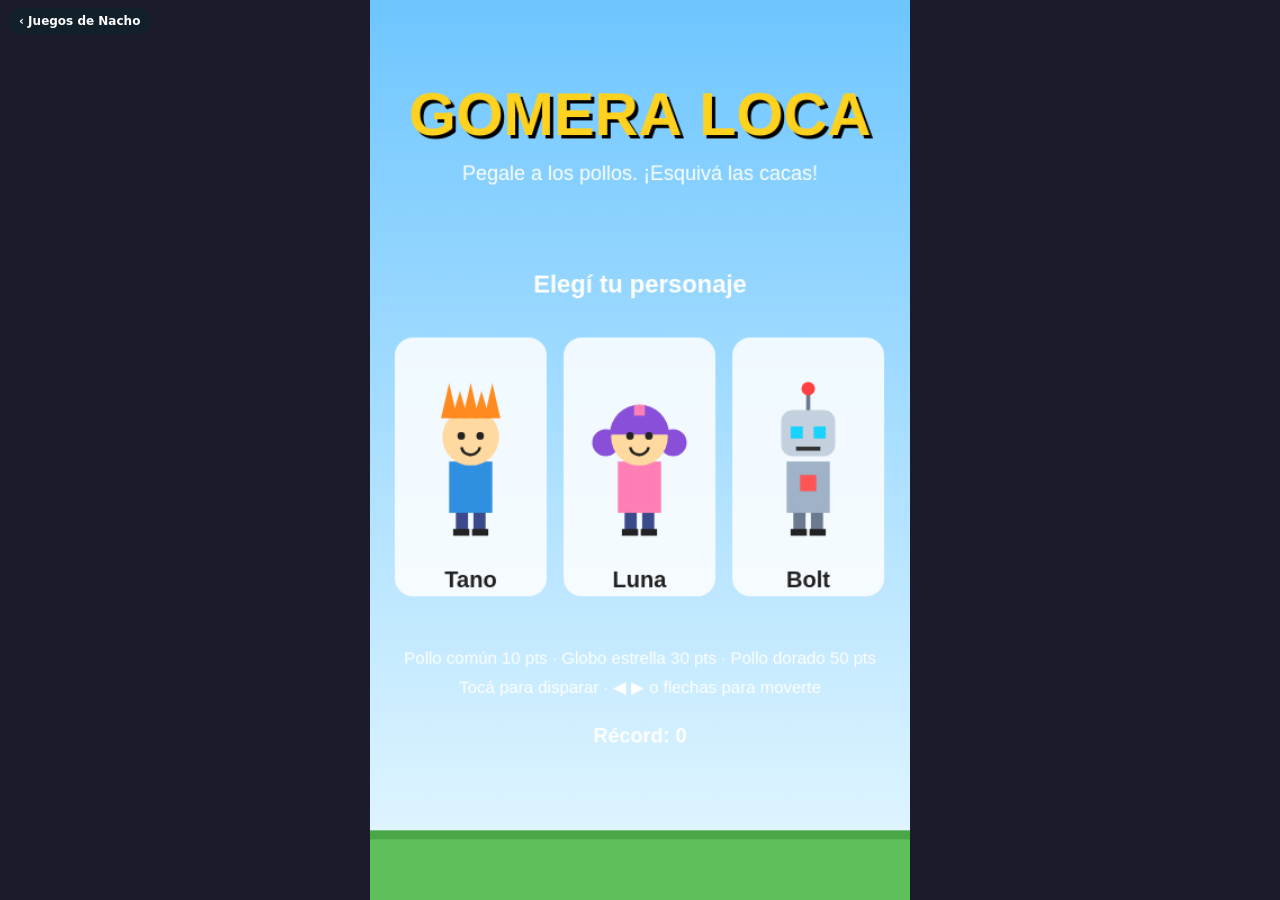
<file: gomera-loca (3).html>
<!DOCTYPE html>
<html lang="es">
<head>
<meta charset="utf-8">
<meta name="viewport" content="width=device-width,initial-scale=1,user-scalable=no">
<title>Gomera Loca</title>
<style>
html,body{margin:0;height:100%;background:#1b1b2b;overflow:hidden;touch-action:none;user-select:none;-webkit-user-select:none}
canvas{position:absolute;left:50%;top:50%;transform:translate(-50%,-50%);width:min(100vw,calc(100vh*0.6));height:min(100vh,calc(100vw/0.6));background:#8fd3ff}
</style>
</head>
<body>
<canvas id="c"></canvas>
<script>
const W=480,H=800;
const c=document.getElementById('c'),g=c.getContext('2d');
c.width=W;c.height=H;

/* ---------- utilidades ---------- */
const rand=(a,b)=>a+Math.random()*(b-a);
let ac;
function beep(f,d,t,v){try{ac=ac||new(window.AudioContext||window.webkitAudioContext)();const o=ac.createOscillator(),n=ac.createGain();o.type=t||'square';o.frequency.value=f;n.gain.value=v||.05;o.connect(n);n.connect(ac.destination);o.start();n.gain.exponentialRampToValueAtTime(.0001,ac.currentTime+d);o.stop(ac.currentTime+d)}catch(e){}}
function getBest(){try{return +(localStorage.getItem('gl_best')||0)}catch(e){return 0}}
function setBest(v){try{localStorage.setItem('gl_best',v)}catch(e){}}

/* ---------- estado ---------- */
const CHARS=[{id:'tano',name:'Tano'},{id:'luna',name:'Luna'},{id:'bolt',name:'Bolt'}];
let state='menu',sel=0,best=getBest(),overT=0;
let player,stones,chickens,poops,splats,particles,texts,score,lives,spawnT,shootCd,invuln,time,newBest;
const aim={x:W/2,y:200};
const held=new Map();
const keys={};
const BTN_L={x:10,y:H-58,w:100,h:48},BTN_R={x:W-110,y:H-58,w:100,h:48};
const GROUND=H-62;

function start(){
  player={x:W/2,y:GROUND};
  stones=[];chickens=[];poops=[];splats=[];particles=[];texts=[];
  score=0;lives=3;spawnT=0.8;shootCd=0;invuln=0;time=0;newBest=false;
  state='play';
}

/* ---------- entrada ---------- */
function pos(e){const r=c.getBoundingClientRect();return{x:(e.clientX-r.left)*W/r.width,y:(e.clientY-r.top)*H/r.height}}
const inR=(p,r)=>p.x>=r.x&&p.x<=r.x+r.w&&p.y>=r.y&&p.y<=r.y+r.h;
c.addEventListener('pointerdown',e=>{
  e.preventDefault();const p=pos(e);
  if(state==='menu'){
    for(let i=0;i<3;i++){const r=cardRect(i);if(inR(p,r)){sel=i;start();beep(660,.1);return}}
    return;
  }
  if(state==='over'){if(overT>0.6){state='menu';best=getBest()}return}
  if(inR(p,BTN_L)){held.set(e.pointerId,'L');return}
  if(inR(p,BTN_R)){held.set(e.pointerId,'R');return}
  aim.x=p.x;aim.y=p.y;shoot();
});
c.addEventListener('pointermove',e=>{const p=pos(e);if(!held.has(e.pointerId)){aim.x=p.x;aim.y=p.y}});
const rel=e=>held.delete(e.pointerId);
c.addEventListener('pointerup',rel);c.addEventListener('pointercancel',rel);
addEventListener('keydown',e=>{keys[e.code]=true;if(e.code==='Space'&&state==='play'){e.preventDefault();shoot()}});
addEventListener('keyup',e=>{keys[e.code]=false});

function cardRect(i){return{x:22+i*150,y:300,w:135,h:230}}

function sling(){return{x:player.x+26,y:player.y-50}}
function shoot(){
  if(state!=='play'||shootCd>0)return;
  const s=sling();let dx=aim.x-s.x,dy=aim.y-s.y;
  if(dy>-40)dy=-40;
  const l=Math.hypot(dx,dy);
  stones.push({x:s.x,y:s.y-8,vx:dx/l*720,vy:dy/l*720});
  shootCd=0.28;beep(300,.08,'triangle',.06);
}

/* ---------- lógica ---------- */
function spawnChicken(){
  const r=Math.random(),lvl=1+Math.floor(score/150);
  let type='normal';
  if(r<0.09)type='gold';else if(r<0.2)type='star';
  const dir=Math.random()<.5?1:-1;
  const base=85+lvl*9;
  const sp=type==='gold'?base*2:type==='star'?base*0.7:base*rand(.85,1.2);
  chickens.push({type,dir,x:dir===1?-40:W+40,y0:rand(95,430),y:0,sp,t:rand(0,6),amp:rand(10,30),
    pt:rand(1,2.8),r:type==='gold'?22:type==='star'?24:28});
}
function addText(x,y,s,col){texts.push({x,y,s,col,life:1})}
function feathers(x,y,col,n){for(let i=0;i<n;i++)particles.push({x,y,vx:rand(-120,120),vy:rand(-160,40),life:rand(.5,1),col})}

function update(dt){
  time+=dt;
  if(shootCd>0)shootCd-=dt;
  if(invuln>0)invuln-=dt;

  // movimiento jugador
  let mv=0;
  if(keys.ArrowLeft||keys.KeyA)mv-=1;
  if(keys.ArrowRight||keys.KeyD)mv+=1;
  for(const v of held.values()){if(v==='L')mv-=1;if(v==='R')mv+=1}
  player.x=Math.max(30,Math.min(W-50,player.x+Math.sign(mv)*270*dt));

  // spawn
  spawnT-=dt;
  if(spawnT<=0){spawnChicken();spawnT=Math.max(.45,1.35-score/900)*rand(.8,1.2)}

  // piedras
  for(const s of stones){s.x+=s.vx*dt;s.y+=s.vy*dt}
  stones=stones.filter(s=>s.x>-20&&s.x<W+20&&s.y>-20&&s.y<H);

  // pollos
  for(const ch of chickens){
    ch.t+=dt;ch.x+=ch.dir*ch.sp*dt;ch.y=ch.y0+Math.sin(ch.t*2.2)*ch.amp;
    if(ch.type==='normal'){
      ch.pt-=dt;
      if(ch.pt<=0&&ch.x>30&&ch.x<W-30){
        poops.push({x:ch.x-ch.dir*6,y:ch.y+16,vy:60});
        ch.pt=rand(1.6,3.4);
      }
    }
  }
  chickens=chickens.filter(ch=>ch.x>-80&&ch.x<W+80);

  // impactos piedra-pollo
  for(const s of stones){
    for(const ch of chickens){
      if(ch.dead)continue;
      if(Math.hypot(s.x-ch.x,s.y-ch.y)<ch.r+6){
        ch.dead=true;s.hit=true;
        const pts=ch.type==='gold'?50:ch.type==='star'?30:10;
        score+=pts;
        addText(ch.x,ch.y,'+'+pts,ch.type==='gold'?'#ffd21f':ch.type==='star'?'#ff5ea8':'#fff');
        feathers(ch.x,ch.y,ch.type==='gold'?'#ffd21f':ch.type==='star'?'#ff5ea8':'#fff',ch.type==='gold'?18:10);
        beep(ch.type==='normal'?520:880,.14,'square',.06);
        break;
      }
    }
  }
  chickens=chickens.filter(ch=>!ch.dead);
  stones=stones.filter(s=>!s.hit);

  // cacas
  for(const p of poops){p.vy+=420*dt;p.y+=p.vy*dt}
  for(const p of poops){
    const hx=player.x,hy=player.y-70;
    if(!p.dead&&Math.hypot(p.x-hx,p.y-hy)<26){
      p.dead=true;
      if(invuln<=0){
        lives--;invuln=1.2;beep(120,.35,'sawtooth',.08);
        addText(player.x,player.y-110,'¡PLAF!','#c9a24a');
        if(lives<=0)gameOver();
      }
    }else if(p.y>GROUND+4&&!p.dead){p.dead=true;splats.push({x:p.x,y:GROUND+6,life:1})}
  }
  poops=poops.filter(p=>!p.dead);
  for(const s of splats)s.life-=dt*0.8;
  splats=splats.filter(s=>s.life>0);

  for(const p of particles){p.x+=p.vx*dt;p.y+=p.vy*dt;p.vy+=300*dt;p.life-=dt}
  particles=particles.filter(p=>p.life>0);
  for(const t of texts){t.y-=40*dt;t.life-=dt}
  texts=texts.filter(t=>t.life>0);
}

function gameOver(){
  state='over';overT=0;
  if(score>best){best=score;setBest(score);newBest=true}
  beep(200,.5,'sawtooth',.08);
}

/* ---------- dibujo ---------- */
function drawBg(){
  const gr=g.createLinearGradient(0,0,0,H);gr.addColorStop(0,'#6ec6ff');gr.addColorStop(.75,'#c9ecff');gr.addColorStop(1,'#e8f8ff');
  g.fillStyle=gr;g.fillRect(0,0,W,H);
  g.fillStyle='rgba(255,255,255,.85)';
  const off=(time*8)%(W+200);
  for(let i=0;i<4;i++){
    const cx=((i*190+off)%(W+200))-100,cy=70+i*85%260;
    g.beginPath();g.arc(cx,cy,24,0,7);g.arc(cx+26,cy+4,30,0,7);g.arc(cx+56,cy,22,0,7);g.fill();
  }
  g.fillStyle='#5fbf5b';g.fillRect(0,GROUND,W,H-GROUND);
  g.fillStyle='#4aa748';g.fillRect(0,GROUND,W,8);
}

function drawChar(id,x,y,s){
  g.save();g.translate(x,y);g.scale(s||1,s||1);
  const skin='#ffd9a0';
  // piernas
  g.fillStyle=id==='bolt'?'#6b7a8f':'#3b4a8a';
  g.fillRect(-11,-18,9,18);g.fillRect(2,-18,9,18);
  g.fillStyle='#222';g.fillRect(-13,-4,12,5);g.fillRect(1,-4,12,5);
  // torso
  g.fillStyle=id==='tano'?'#2f8fe0':id==='luna'?'#ff7eb6':'#9fb2c8';
  g.fillRect(-16,-54,32,38);
  if(id==='bolt'){g.fillStyle='#ff5555';g.fillRect(-6,-44,12,12)}
  // cabeza
  if(id==='bolt'){
    g.fillStyle='#c4d0de';g.beginPath();g.roundRect(-20,-92,40,34,8);g.fill();
    g.strokeStyle='#6b7a8f';g.lineWidth=3;g.beginPath();g.moveTo(0,-92);g.lineTo(0,-106);g.stroke();
    g.fillStyle='#ff4040';g.beginPath();g.arc(0,-108,5,0,7);g.fill();
    g.fillStyle='#19d3ff';g.fillRect(-13,-80,9,9);g.fillRect(4,-80,9,9);
    g.fillStyle='#333';g.fillRect(-9,-65,18,3);
  }else{
    if(id==='luna'){g.fillStyle='#8a4fd8';g.beginPath();g.arc(-25,-68,10,0,7);g.arc(25,-68,10,0,7);g.fill()}
    g.fillStyle=skin;g.beginPath();g.arc(0,-72,21,0,7);g.fill();
    if(id==='tano'){
      g.fillStyle='#ff8a1f';
      for(let i=-2;i<=2;i++){g.beginPath();g.moveTo(i*8-6,-86);g.lineTo(i*8,-106+(i%2?0:-6));g.lineTo(i*8+6,-86);g.fill()}
    }else{
      g.fillStyle='#8a4fd8';g.beginPath();g.arc(0,-74,22,Math.PI,0);g.fill();
      g.fillStyle='#ff7eb6';g.fillRect(-4,-96,8,8);
    }
    g.fillStyle='#222';g.beginPath();g.arc(-7,-73,2.8,0,7);g.arc(7,-73,2.8,0,7);g.fill();
    g.strokeStyle='#222';g.lineWidth=2;g.beginPath();g.arc(0,-66,7,.2,Math.PI-.2);g.stroke();
  }
  g.restore();
}

function drawPlayer(){
  if(invuln>0&&Math.floor(invuln*12)%2)return;
  const s=sling();
  // brazo
  g.strokeStyle=sel===2?'#9fb2c8':'#ffd9a0';g.lineWidth=7;g.lineCap='round';
  g.beginPath();g.moveTo(player.x+12,player.y-46);g.lineTo(s.x,s.y+4);g.stroke();
  drawChar(CHARS[sel].id,player.x,player.y,1);
  // gomera
  g.strokeStyle='#7a4a1e';g.lineWidth=5;
  g.beginPath();g.moveTo(s.x,s.y+12);g.lineTo(s.x,s.y);g.moveTo(s.x,s.y);g.lineTo(s.x-9,s.y-14);g.moveTo(s.x,s.y);g.lineTo(s.x+9,s.y-14);g.stroke();
  g.strokeStyle='#d33';g.lineWidth=2;
  g.beginPath();g.moveTo(s.x-9,s.y-14);g.lineTo(s.x,s.y-6);g.lineTo(s.x+9,s.y-14);g.stroke();
  g.fillStyle='#777';g.beginPath();g.arc(s.x,s.y-7,4,0,7);g.fill();
}

function drawChicken(ch){
  g.save();g.translate(ch.x,ch.y);g.scale(ch.dir,1);
  if(ch.type==='star'){
    g.strokeStyle='#555';g.lineWidth=1.5;g.beginPath();g.moveTo(0,10);g.lineTo(-4,34);g.stroke();
    g.fillStyle='#ff5ea8';g.strokeStyle='#fff';g.lineWidth=3;
    g.beginPath();
    for(let i=0;i<10;i++){const a=-Math.PI/2+i*Math.PI/5,r=i%2?11:25;g.lineTo(Math.cos(a)*r,Math.sin(a)*r)}
    g.closePath();g.fill();g.stroke();
    g.restore();return;
  }
  const gold=ch.type==='gold',flap=Math.sin(ch.t*14)*0.7;
  const body=gold?'#ffd21f':'#fff',edge=gold?'#c99a00':'#bbb';
  if(gold){g.shadowColor='#fff3a0';g.shadowBlur=22}
  g.fillStyle=body;g.strokeStyle=edge;g.lineWidth=2;
  g.beginPath();g.moveTo(-22,-4);g.lineTo(-36,-16);g.lineTo(-30,2);g.closePath();g.fill();g.stroke(); // cola
  g.beginPath();g.ellipse(0,0,26,18,0,0,7);g.fill();g.stroke(); // cuerpo
  g.beginPath();g.arc(23,-14,11,0,7);g.fill();g.stroke(); // cabeza
  g.shadowBlur=0;
  g.fillStyle='#e43';g.beginPath();g.arc(20,-26,4,0,7);g.arc(25,-26,4,0,7);g.fill(); // cresta
  g.fillStyle='#ff9d1f';g.beginPath();g.moveTo(32,-16);g.lineTo(41,-13);g.lineTo(32,-10);g.fill(); // pico
  g.fillStyle='#e43';g.beginPath();g.arc(30,-6,3,0,7);g.fill(); // barbilla
  g.fillStyle='#111';g.beginPath();g.arc(26,-16,2,0,7);g.fill(); // ojo
  g.save();g.translate(-2,-6);g.rotate(-flap);g.fillStyle=gold?'#ffb800':'#eee';g.strokeStyle=edge;
  g.beginPath();g.ellipse(-4,-10,22,8,-0.3,0,7);g.fill();g.stroke();g.restore(); // ala
  g.strokeStyle='#ff9d1f';g.lineWidth=3;g.beginPath();g.moveTo(-6,16);g.lineTo(-8,26);g.moveTo(6,16);g.lineTo(8,26);g.stroke();
  g.restore();
}

function drawPoop(p){
  g.fillStyle='#f4f1e8';g.strokeStyle='#8a6a3a';g.lineWidth=2;
  g.beginPath();g.ellipse(p.x,p.y,6,9,0,0,7);g.fill();g.stroke();
  g.fillStyle='#7a5a2e';g.beginPath();g.arc(p.x,p.y+3,3.5,0,7);g.fill();
}

function hud(){
  g.fillStyle='rgba(0,0,0,.35)';g.fillRect(0,0,W,46);
  g.fillStyle='#fff';g.font='bold 24px sans-serif';g.textAlign='left';g.fillText('Puntos: '+score,12,31);
  g.font='14px sans-serif';g.fillText('Récord '+best,170,29);
  g.textAlign='right';g.font='26px sans-serif';
  let h='';for(let i=0;i<3;i++)h+=i<lives?'❤ ':'♡ ';
  g.fillStyle='#ff4a5e';g.fillText(h,W-10,32);
  // botones
  g.textAlign='center';g.font='bold 28px sans-serif';
  for(const [b,t] of [[BTN_L,'◀'],[BTN_R,'▶']]){
    g.fillStyle='rgba(0,0,0,.28)';g.beginPath();g.roundRect(b.x,b.y,b.w,b.h,12);g.fill();
    g.fillStyle='#fff';g.fillText(t,b.x+b.w/2,b.y+34);
  }
}

function drawPlay(){
  drawBg();
  for(const s of splats){g.globalAlpha=Math.max(0,s.life);g.fillStyle='#f4f1e8';g.beginPath();g.ellipse(s.x,s.y,12,4,0,0,7);g.fill();g.globalAlpha=1}
  for(const ch of chickens)drawChicken(ch);
  for(const p of poops)drawPoop(p);
  drawPlayer();
  g.fillStyle='#555';for(const s of stones){g.beginPath();g.arc(s.x,s.y,6,0,7);g.fill()}
  for(const p of particles){g.globalAlpha=Math.max(0,p.life);g.fillStyle=p.col;g.fillRect(p.x,p.y,5,3);g.globalAlpha=1}
  g.font='bold 22px sans-serif';g.textAlign='center';
  for(const t of texts){g.globalAlpha=Math.max(0,t.life);g.fillStyle='#000';g.fillText(t.s,t.x+1,t.y+1);g.fillStyle=t.col;g.fillText(t.s,t.x,t.y);g.globalAlpha=1}
  // mira
  g.strokeStyle='rgba(255,60,60,.8)';g.lineWidth=2;g.beginPath();g.arc(aim.x,aim.y,12,0,7);g.moveTo(aim.x-18,aim.y);g.lineTo(aim.x+18,aim.y);g.moveTo(aim.x,aim.y-18);g.lineTo(aim.x,aim.y+18);g.stroke();
  hud();
}

function drawMenu(){
  drawBg();
  g.textAlign='center';
  g.fillStyle='#000';g.font='bold 54px sans-serif';g.fillText('GOMERA LOCA',W/2+3,123);
  g.fillStyle='#ffd21f';g.fillText('GOMERA LOCA',W/2,120);
  g.fillStyle='#fff';g.font='18px sans-serif';
  g.fillText('Pegale a los pollos. ¡Esquivá las cacas!',W/2,160);
  g.font='bold 22px sans-serif';g.fillText('Elegí tu personaje',W/2,260);
  for(let i=0;i<3;i++){
    const r=cardRect(i);
    g.fillStyle='rgba(255,255,255,.85)';g.beginPath();g.roundRect(r.x,r.y,r.w,r.h,16);g.fill();
    drawChar(CHARS[i].id,r.x+r.w/2,r.y+175,1.2);
    g.fillStyle='#222';g.font='bold 20px sans-serif';g.fillText(CHARS[i].name,r.x+r.w/2,r.y+r.h-8);
  }
  g.fillStyle='#fff';g.font='15px sans-serif';
  g.fillText('Pollo común 10 pts · Globo estrella 30 pts · Pollo dorado 50 pts',W/2,590);
  g.fillText('Tocá para disparar · ◀ ▶ o flechas para moverte',W/2,616);
  g.font='bold 18px sans-serif';g.fillText('Récord: '+best,W/2,660);
}

function drawOver(){
  drawPlay();
  g.fillStyle='rgba(0,0,0,.6)';g.fillRect(0,0,W,H);
  g.textAlign='center';g.fillStyle='#ffd21f';g.font='bold 52px sans-serif';g.fillText('¡Game Over!',W/2,300);
  g.fillStyle='#fff';g.font='bold 30px sans-serif';g.fillText('Puntos: '+score,W/2,360);
  g.font='20px sans-serif';g.fillText(newBest?'🏆 ¡Nuevo récord!':'Récord: '+best,W/2,400);
  if(overT>0.6){g.font='18px sans-serif';g.fillText('Tocá para volver al menú',W/2,470)}
}

/* ---------- loop ---------- */
let last=performance.now();
function loop(now){
  const dt=Math.min(.05,(now-last)/1000);last=now;
  if(state==='play')update(dt);
  if(state==='over'){overT+=dt;time+=dt}
  if(state==='menu'){time+=dt;drawMenu()}else if(state==='play')drawPlay();else drawOver();
  requestAnimationFrame(loop);
}
requestAnimationFrame(loop);
</script>
<a data-volver href="../index.html" style="position:fixed;top:calc(8px + env(safe-area-inset-top,0px));left:8px;z-index:2147483000;background:rgba(16,34,45,.78);color:#fff;font:800 12px/1 system-ui,sans-serif;padding:7px 11px;border-radius:999px;text-decoration:none">&#8249; Juegos de Nacho</a>
</body>
</html>
</file>
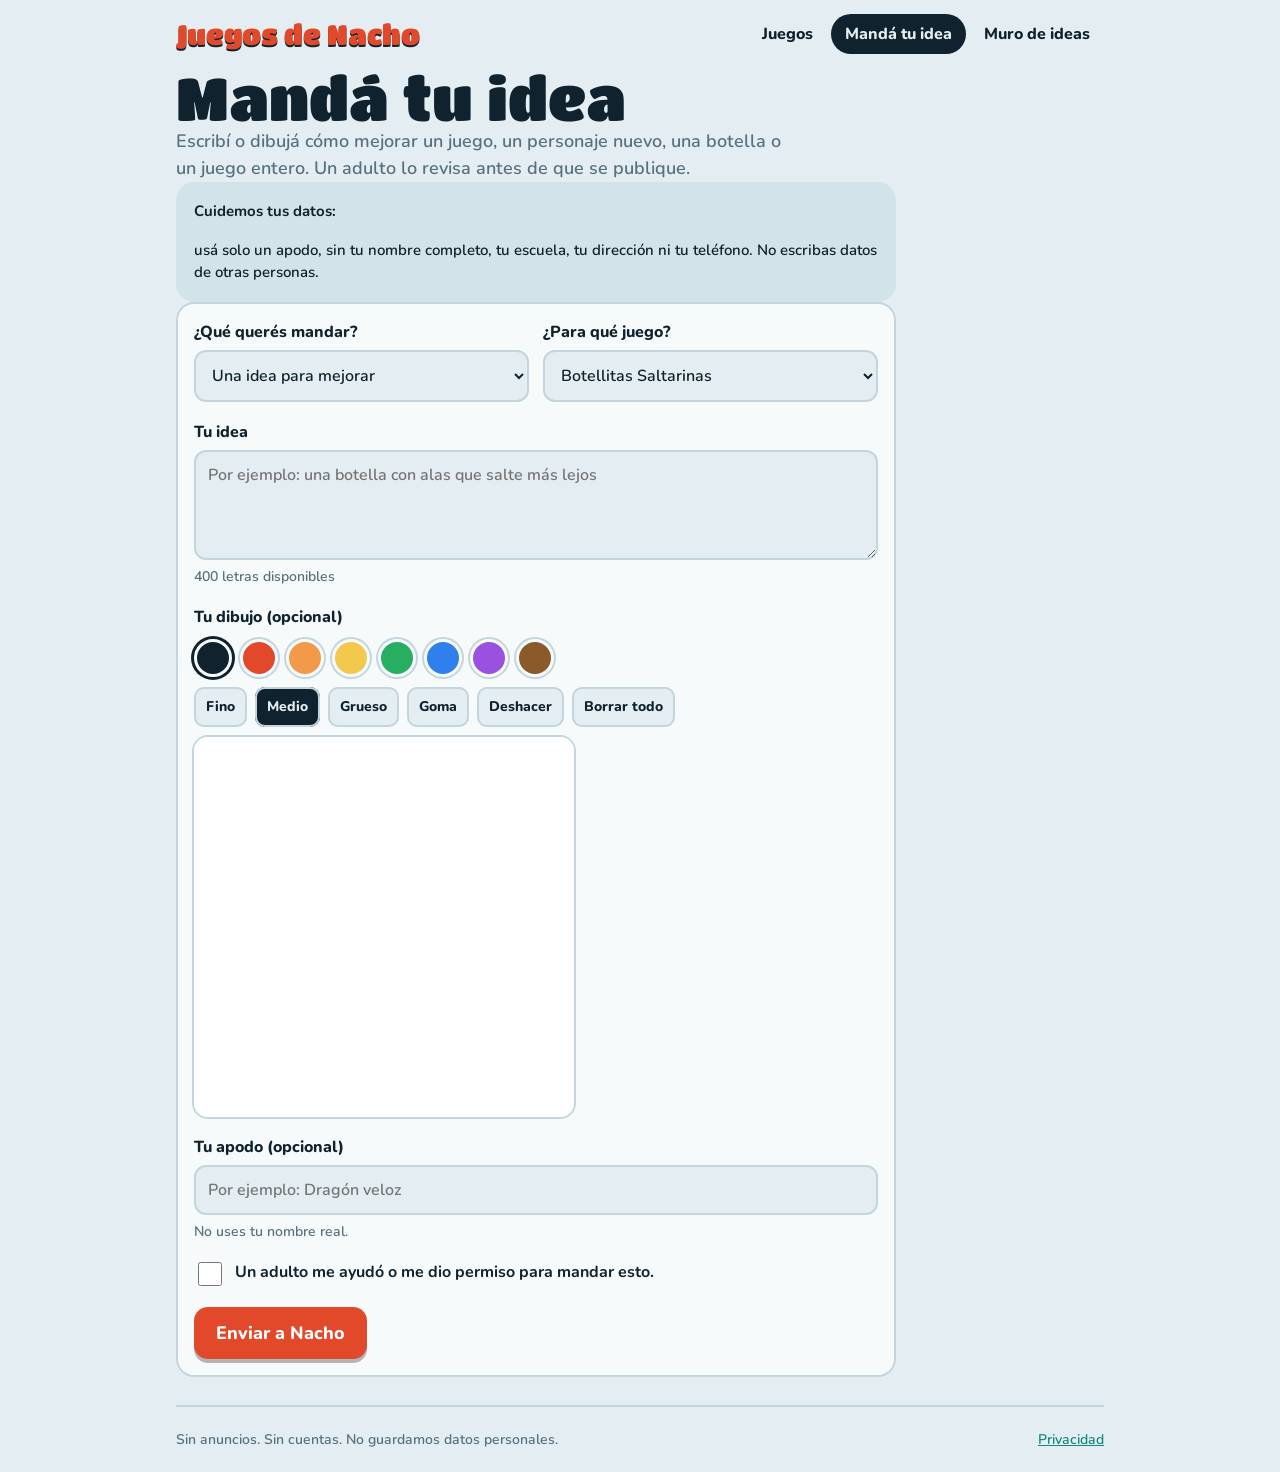
<file: ideas.html>
<!doctype html>
<html lang="es">
<head>
<meta charset="utf-8">
<meta name="viewport" content="width=device-width, initial-scale=1, viewport-fit=cover">
<title>Mandá tu idea · Juegos de Nacho</title>
<link rel="preconnect" href="https://fonts.googleapis.com">
<link rel="preconnect" href="https://fonts.gstatic.com" crossorigin>
<link href="https://fonts.googleapis.com/css2?family=Nunito:wght@600;800&family=Titan+One&display=swap" rel="stylesheet">
<link rel="stylesheet" href="styles.css">
</head>
<body>
<div class="wrap">
  <header class="site-head">
    <a class="logo" href="index.html">Juegos de Nacho</a>
    <nav aria-label="Principal">
      <a href="index.html">Juegos</a>
      <a href="ideas.html" aria-current="page">Mandá tu idea</a>
      <a href="muro.html">Muro de ideas</a>
    </nav>
  </header>

  <main class="block" style="max-width:720px">
    <h1>Mandá tu idea</h1>
    <p class="lead">Escribí o dibujá cómo mejorar un juego, un personaje nuevo, una botella o un juego entero. Un adulto lo revisa antes de que se publique.</p>

    <div class="panel note">
      <b>Cuidemos tus datos:</b> usá solo un apodo, sin tu nombre completo, tu escuela, tu dirección ni tu teléfono. No escribas datos de otras personas.
    </div>

    <form class="panel ideas" id="f" name="ideas" method="POST" enctype="multipart/form-data" data-netlify="true" data-netlify-honeypot="bot-field" novalidate>
      <input type="hidden" name="form-name" value="ideas">
      <p class="trap" aria-hidden="true"><label>No completar <input name="bot-field" tabindex="-1" autocomplete="off"></label></p>
      <input type="file" name="dibujo" accept="image/png" hidden>

      <div class="two">
        <div class="field">
          <label for="tipo">¿Qué querés mandar?</label>
          <select id="tipo" name="tipo">
            <option>Una idea para mejorar</option>
            <option>Un personaje</option>
            <option>Una botella nueva</option>
            <option>Un juego nuevo</option>
          </select>
        </div>
        <div class="field">
          <label for="juego">¿Para qué juego?</label>
          <select id="juego" name="juego">
            <option>Botellitas Saltarinas</option>
            <option>Gomera Loca</option>
            <option>Penal a Pedo</option>
            <option>Pis al Golf</option>
            <option>Un juego nuevo</option>
          </select>
        </div>
      </div>

      <div class="field">
        <label for="idea">Tu idea</label>
        <textarea id="idea" name="idea" maxlength="400" placeholder="Por ejemplo: una botella con alas que salte más lejos"></textarea>
        <span class="hint" id="count">400 letras disponibles</span>
      </div>

      <div class="field pad">
        <span class="lbl">Tu dibujo (opcional)</span>
        <div class="tools" role="group" aria-label="Colores">
          <button type="button" class="sw" data-c="#10222D" style="background:#10222D" aria-label="Negro" aria-pressed="true"></button>
          <button type="button" class="sw" data-c="#E2492A" style="background:#E2492A" aria-label="Rojo" aria-pressed="false"></button>
          <button type="button" class="sw" data-c="#F2994A" style="background:#F2994A" aria-label="Naranja" aria-pressed="false"></button>
          <button type="button" class="sw" data-c="#F2C94C" style="background:#F2C94C" aria-label="Amarillo" aria-pressed="false"></button>
          <button type="button" class="sw" data-c="#27AE60" style="background:#27AE60" aria-label="Verde" aria-pressed="false"></button>
          <button type="button" class="sw" data-c="#2F80ED" style="background:#2F80ED" aria-label="Azul" aria-pressed="false"></button>
          <button type="button" class="sw" data-c="#9B51E0" style="background:#9B51E0" aria-label="Violeta" aria-pressed="false"></button>
          <button type="button" class="sw" data-c="#8B5A2B" style="background:#8B5A2B" aria-label="Marrón" aria-pressed="false"></button>
        </div>
        <div class="tools" role="group" aria-label="Herramientas">
          <button type="button" class="tool" data-s="5" aria-pressed="false">Fino</button>
          <button type="button" class="tool" data-s="10" aria-pressed="true">Medio</button>
          <button type="button" class="tool" data-s="20" aria-pressed="false">Grueso</button>
          <button type="button" class="tool" id="eraser" aria-pressed="false">Goma</button>
          <button type="button" class="tool" id="undo">Deshacer</button>
          <button type="button" class="tool" id="clear">Borrar todo</button>
        </div>
        <canvas id="draw" width="640" height="640" aria-label="Espacio para dibujar"></canvas>
      </div>

      <div class="field">
        <label for="apodo">Tu apodo (opcional)</label>
        <input type="text" id="apodo" name="apodo" maxlength="20" autocomplete="off" placeholder="Por ejemplo: Dragón veloz">
        <span class="hint">No uses tu nombre real.</span>
      </div>

      <label class="check"><input type="checkbox" id="permiso" name="permiso" value="si"> <span>Un adulto me ayudó o me dio permiso para mandar esto.</span></label>

      <div class="status" id="msg" role="status" aria-live="polite" hidden></div>
      <div class="row"><button class="btn primary" type="submit" id="send">Enviar a Nacho</button></div>
    </form>

    <div class="panel" id="thanks" hidden>
      <h2>¡Gracias!</h2>
      <p>Tu idea llegó. Un adulto la va a revisar. Si se aprueba, la vas a ver en el muro.</p>
      <div class="row"><a class="btn primary" href="muro.html">Ver el muro</a><a class="btn" href="ideas.html">Mandar otra</a></div>
    </div>
  </main>

  <footer class="site">
    <span>Sin anuncios. Sin cuentas. No guardamos datos personales.</span>
    <a href="privacidad.html">Privacidad</a>
  </footer>
</div>
<script src="ideas.js"></script>
</body>
</html>
</file>
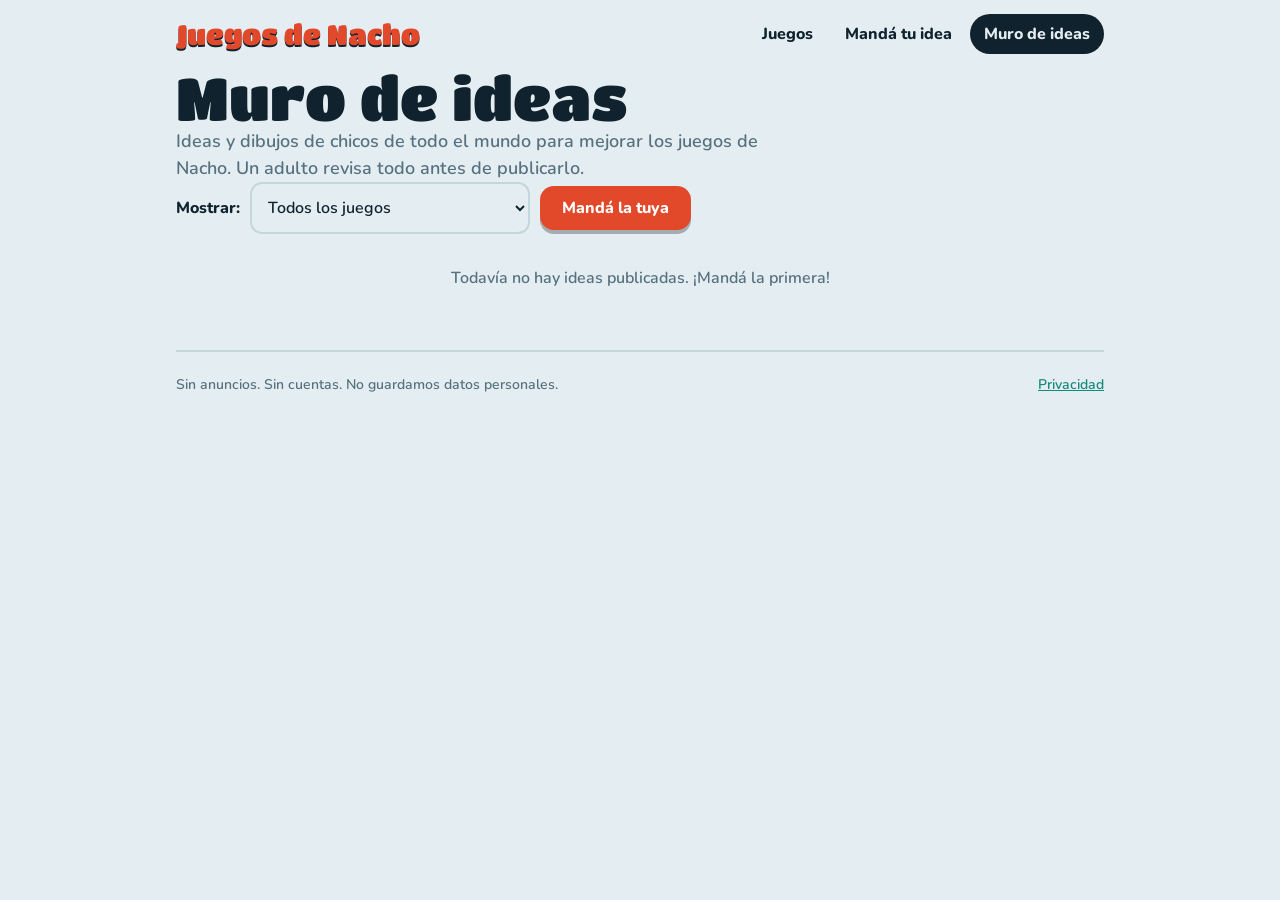
<file: muro.html>
<!doctype html>
<html lang="es">
<head>
<meta charset="utf-8">
<meta name="viewport" content="width=device-width, initial-scale=1, viewport-fit=cover">
<title>Muro de ideas · Juegos de Nacho</title>
<link rel="preconnect" href="https://fonts.googleapis.com">
<link rel="preconnect" href="https://fonts.gstatic.com" crossorigin>
<link href="https://fonts.googleapis.com/css2?family=Nunito:wght@600;800&family=Titan+One&display=swap" rel="stylesheet">
<link rel="stylesheet" href="styles.css">
</head>
<body>
<div class="wrap">
  <header class="site-head">
    <a class="logo" href="index.html">Juegos de Nacho</a>
    <nav aria-label="Principal">
      <a href="index.html">Juegos</a>
      <a href="ideas.html">Mandá tu idea</a>
      <a href="muro.html" aria-current="page">Muro de ideas</a>
    </nav>
  </header>

  <main class="block">
    <h1>Muro de ideas</h1>
    <p class="lead">Ideas y dibujos de chicos de todo el mundo para mejorar los juegos de Nacho. Un adulto revisa todo antes de publicarlo.</p>

    <div class="filters">
      <label for="fj" style="font-weight:800">Mostrar:</label>
      <select id="fj" style="max-width:280px"><option value="">Todos los juegos</option></select>
      <a class="btn primary" href="ideas.html" style="min-height:44px;font-size:16px">Mandá la tuya</a>
    </div>

    <div class="wall" id="wall" aria-live="polite"></div>
    <p class="empty" id="empty" hidden></p>
  </main>

  <footer class="site">
    <span>Sin anuncios. Sin cuentas. No guardamos datos personales.</span>
    <a href="privacidad.html">Privacidad</a>
  </footer>
</div>
<script src="muro.js"></script>
</body>
</html>
</file>
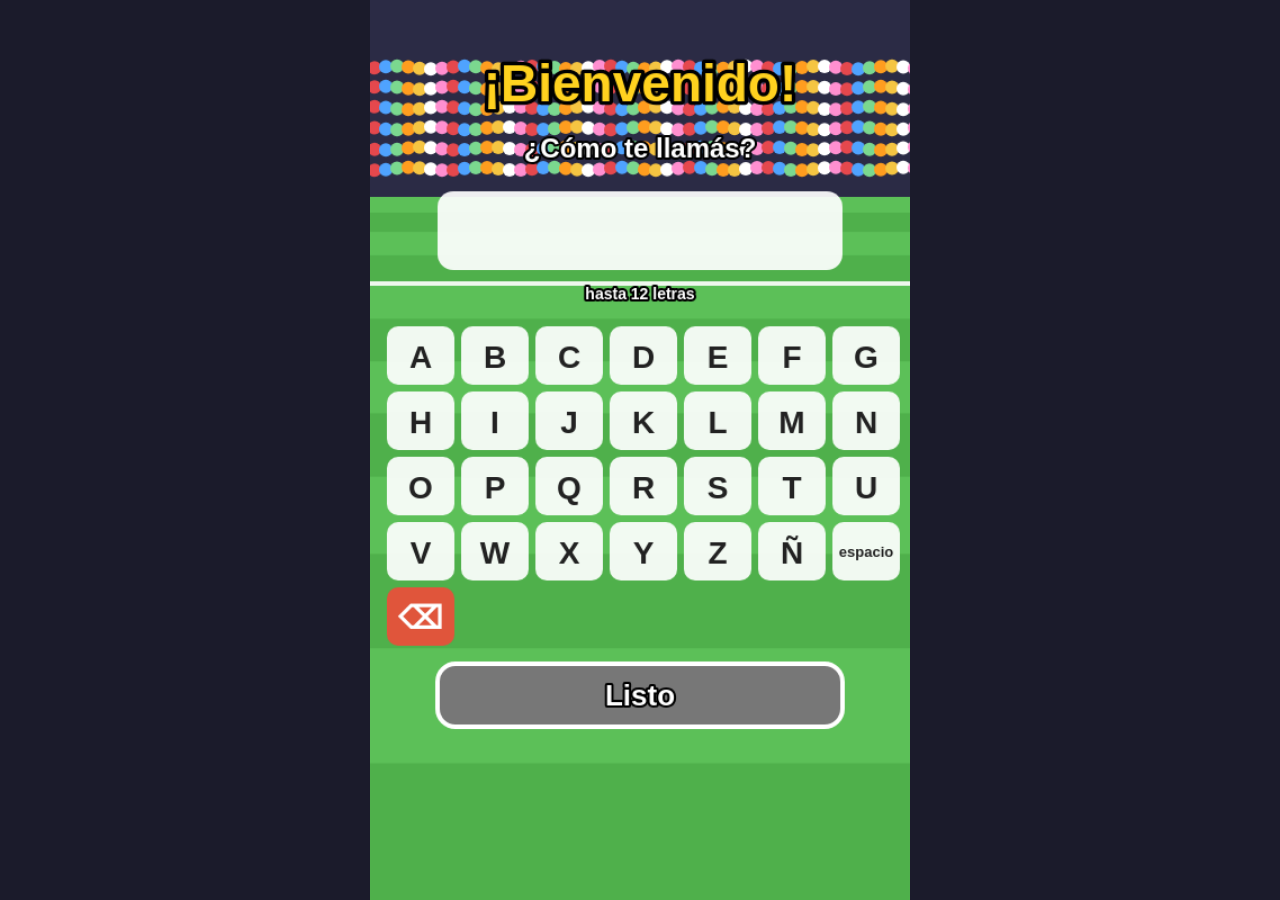
<file: penal-a-pedo-v13.html>
<!DOCTYPE html>
<html lang="es">
<head>
<meta charset="utf-8">
<meta name="viewport" content="width=device-width,initial-scale=1,user-scalable=no">
<title>Penal a Pedo</title>
<style>
html,body{margin:0;height:100%;background:#1b1b2b;overflow:hidden;touch-action:none;user-select:none;-webkit-user-select:none}
canvas{position:absolute;left:50%;top:50%;transform:translate(-50%,-50%);width:min(100vw,calc(100vh*0.6));height:min(100vh,calc(100vw/0.6));background:#4fb04b}
</style>
</head>
<body>
<canvas id="c"></canvas>
<script>/* PeerJS 1.5.4 (MIT) - conexión directa entre celulares */
(()=>{function e(e,t,n,r){Object.defineProperty(e,t,{get:n,set:r,enumerable:!0,configurable:!0})}function t(e){return e&&e.__esModule?e.default:e}class n{constructor(){this.chunkedMTU=16300,this._dataCount=1,this.chunk=e=>{let t=[],n=e.byteLength,r=Math.ceil(n/this.chunkedMTU),i=0,o=0;for(;o<n;){let s=Math.min(n,o+this.chunkedMTU),a=e.slice(o,s),c={__peerData:this._dataCount,n:i,data:a,total:r};t.push(c),o=s,i++}return this._dataCount++,t}}}class r{append_buffer(e){this.flush(),this._parts.push(e)}append(e){this._pieces.push(e)}flush(){if(this._pieces.length>0){let e=new Uint8Array(this._pieces);this._parts.push(e),this._pieces=[]}}toArrayBuffer(){let e=[];for(let t of this._parts)e.push(t);return function(e){let t=0;for(let n of e)t+=n.byteLength;let n=new Uint8Array(t),r=0;for(let t of e){let e=new Uint8Array(t.buffer,t.byteOffset,t.byteLength);n.set(e,r),r+=t.byteLength}return n}(e).buffer}constructor(){this.encoder=new TextEncoder,this._pieces=[],this._parts=[]}}function i(e){return new s(e).unpack()}function o(e){let t=new a,n=t.pack(e);return n instanceof Promise?n.then(()=>t.getBuffer()):t.getBuffer()}class s{unpack(){let e;let t=this.unpack_uint8();if(t<128)return t;if((224^t)<32)return(224^t)-32;if((e=160^t)<=15)return this.unpack_raw(e);if((e=176^t)<=15)return this.unpack_string(e);if((e=144^t)<=15)return this.unpack_array(e);if((e=128^t)<=15)return this.unpack_map(e);switch(t){case 192:return null;case 193:case 212:case 213:case 214:case 215:return;case 194:return!1;case 195:return!0;case 202:return this.unpack_float();case 203:return this.unpack_double();case 204:return this.unpack_uint8();case 205:return this.unpack_uint16();case 206:return this.unpack_uint32();case 207:return this.unpack_uint64();case 208:return this.unpack_int8();case 209:return this.unpack_int16();case 210:return this.unpack_int32();case 211:return this.unpack_int64();case 216:return e=this.unpack_uint16(),this.unpack_string(e);case 217:return e=this.unpack_uint32(),this.unpack_string(e);case 218:return e=this.unpack_uint16(),this.unpack_raw(e);case 219:return e=this.unpack_uint32(),this.unpack_raw(e);case 220:return e=this.unpack_uint16(),this.unpack_array(e);case 221:return e=this.unpack_uint32(),this.unpack_array(e);case 222:return e=this.unpack_uint16(),this.unpack_map(e);case 223:return e=this.unpack_uint32(),this.unpack_map(e)}}unpack_uint8(){let e=255&this.dataView[this.index];return this.index++,e}unpack_uint16(){let e=this.read(2),t=(255&e[0])*256+(255&e[1]);return this.index+=2,t}unpack_uint32(){let e=this.read(4),t=((256*e[0]+e[1])*256+e[2])*256+e[3];return this.index+=4,t}unpack_uint64(){let e=this.read(8),t=((((((256*e[0]+e[1])*256+e[2])*256+e[3])*256+e[4])*256+e[5])*256+e[6])*256+e[7];return this.index+=8,t}unpack_int8(){let e=this.unpack_uint8();return e<128?e:e-256}unpack_int16(){let e=this.unpack_uint16();return e<32768?e:e-65536}unpack_int32(){let e=this.unpack_uint32();return e<2147483648?e:e-4294967296}unpack_int64(){let e=this.unpack_uint64();return e<0x7fffffffffffffff?e:e-18446744073709552e3}unpack_raw(e){if(this.length<this.index+e)throw Error(`BinaryPackFailure: index is out of range ${this.index} ${e} ${this.length}`);let t=this.dataBuffer.slice(this.index,this.index+e);return this.index+=e,t}unpack_string(e){let t,n;let r=this.read(e),i=0,o="";for(;i<e;)(t=r[i])<160?(n=t,i++):(192^t)<32?(n=(31&t)<<6|63&r[i+1],i+=2):(224^t)<16?(n=(15&t)<<12|(63&r[i+1])<<6|63&r[i+2],i+=3):(n=(7&t)<<18|(63&r[i+1])<<12|(63&r[i+2])<<6|63&r[i+3],i+=4),o+=String.fromCodePoint(n);return this.index+=e,o}unpack_array(e){let t=Array(e);for(let n=0;n<e;n++)t[n]=this.unpack();return t}unpack_map(e){let t={};for(let n=0;n<e;n++)t[this.unpack()]=this.unpack();return t}unpack_float(){let e=this.unpack_uint32();return(0==e>>31?1:-1)*(8388607&e|8388608)*2**((e>>23&255)-127-23)}unpack_double(){let e=this.unpack_uint32(),t=this.unpack_uint32(),n=(e>>20&2047)-1023;return(0==e>>31?1:-1)*((1048575&e|1048576)*2**(n-20)+t*2**(n-52))}read(e){let t=this.index;if(t+e<=this.length)return this.dataView.subarray(t,t+e);throw Error("BinaryPackFailure: read index out of range")}constructor(e){this.index=0,this.dataBuffer=e,this.dataView=new Uint8Array(this.dataBuffer),this.length=this.dataBuffer.byteLength}}class a{getBuffer(){return this._bufferBuilder.toArrayBuffer()}pack(e){if("string"==typeof e)this.pack_string(e);else if("number"==typeof e)Math.floor(e)===e?this.pack_integer(e):this.pack_double(e);else if("boolean"==typeof e)!0===e?this._bufferBuilder.append(195):!1===e&&this._bufferBuilder.append(194);else if(void 0===e)this._bufferBuilder.append(192);else if("object"==typeof e){if(null===e)this._bufferBuilder.append(192);else{let t=e.constructor;if(e instanceof Array){let t=this.pack_array(e);if(t instanceof Promise)return t.then(()=>this._bufferBuilder.flush())}else if(e instanceof ArrayBuffer)this.pack_bin(new Uint8Array(e));else if("BYTES_PER_ELEMENT"in e)this.pack_bin(new Uint8Array(e.buffer,e.byteOffset,e.byteLength));else if(e instanceof Date)this.pack_string(e.toString());else if(e instanceof Blob)return e.arrayBuffer().then(e=>{this.pack_bin(new Uint8Array(e)),this._bufferBuilder.flush()});else if(t==Object||t.toString().startsWith("class")){let t=this.pack_object(e);if(t instanceof Promise)return t.then(()=>this._bufferBuilder.flush())}else throw Error(`Type "${t.toString()}" not yet supported`)}}else throw Error(`Type "${typeof e}" not yet supported`);this._bufferBuilder.flush()}pack_bin(e){let t=e.length;if(t<=15)this.pack_uint8(160+t);else if(t<=65535)this._bufferBuilder.append(218),this.pack_uint16(t);else if(t<=4294967295)this._bufferBuilder.append(219),this.pack_uint32(t);else throw Error("Invalid length");this._bufferBuilder.append_buffer(e)}pack_string(e){let t=this._textEncoder.encode(e),n=t.length;if(n<=15)this.pack_uint8(176+n);else if(n<=65535)this._bufferBuilder.append(216),this.pack_uint16(n);else if(n<=4294967295)this._bufferBuilder.append(217),this.pack_uint32(n);else throw Error("Invalid length");this._bufferBuilder.append_buffer(t)}pack_array(e){let t=e.length;if(t<=15)this.pack_uint8(144+t);else if(t<=65535)this._bufferBuilder.append(220),this.pack_uint16(t);else if(t<=4294967295)this._bufferBuilder.append(221),this.pack_uint32(t);else throw Error("Invalid length");let n=r=>{if(r<t){let t=this.pack(e[r]);return t instanceof Promise?t.then(()=>n(r+1)):n(r+1)}};return n(0)}pack_integer(e){if(e>=-32&&e<=127)this._bufferBuilder.append(255&e);else if(e>=0&&e<=255)this._bufferBuilder.append(204),this.pack_uint8(e);else if(e>=-128&&e<=127)this._bufferBuilder.append(208),this.pack_int8(e);else if(e>=0&&e<=65535)this._bufferBuilder.append(205),this.pack_uint16(e);else if(e>=-32768&&e<=32767)this._bufferBuilder.append(209),this.pack_int16(e);else if(e>=0&&e<=4294967295)this._bufferBuilder.append(206),this.pack_uint32(e);else if(e>=-2147483648&&e<=2147483647)this._bufferBuilder.append(210),this.pack_int32(e);else if(e>=-0x8000000000000000&&e<=0x7fffffffffffffff)this._bufferBuilder.append(211),this.pack_int64(e);else if(e>=0&&e<=18446744073709552e3)this._bufferBuilder.append(207),this.pack_uint64(e);else throw Error("Invalid integer")}pack_double(e){let t=0;e<0&&(t=1,e=-e);let n=Math.floor(Math.log(e)/Math.LN2),r=Math.floor((e/2**n-1)*4503599627370496),i=t<<31|n+1023<<20|r/4294967296&1048575;this._bufferBuilder.append(203),this.pack_int32(i),this.pack_int32(r%4294967296)}pack_object(e){let t=Object.keys(e),n=t.length;if(n<=15)this.pack_uint8(128+n);else if(n<=65535)this._bufferBuilder.append(222),this.pack_uint16(n);else if(n<=4294967295)this._bufferBuilder.append(223),this.pack_uint32(n);else throw Error("Invalid length");let r=n=>{if(n<t.length){let i=t[n];if(e.hasOwnProperty(i)){this.pack(i);let t=this.pack(e[i]);if(t instanceof Promise)return t.then(()=>r(n+1))}return r(n+1)}};return r(0)}pack_uint8(e){this._bufferBuilder.append(e)}pack_uint16(e){this._bufferBuilder.append(e>>8),this._bufferBuilder.append(255&e)}pack_uint32(e){let t=4294967295&e;this._bufferBuilder.append((4278190080&t)>>>24),this._bufferBuilder.append((16711680&t)>>>16),this._bufferBuilder.append((65280&t)>>>8),this._bufferBuilder.append(255&t)}pack_uint64(e){let t=e/4294967296,n=e%4294967296;this._bufferBuilder.append((4278190080&t)>>>24),this._bufferBuilder.append((16711680&t)>>>16),this._bufferBuilder.append((65280&t)>>>8),this._bufferBuilder.append(255&t),this._bufferBuilder.append((4278190080&n)>>>24),this._bufferBuilder.append((16711680&n)>>>16),this._bufferBuilder.append((65280&n)>>>8),this._bufferBuilder.append(255&n)}pack_int8(e){this._bufferBuilder.append(255&e)}pack_int16(e){this._bufferBuilder.append((65280&e)>>8),this._bufferBuilder.append(255&e)}pack_int32(e){this._bufferBuilder.append(e>>>24&255),this._bufferBuilder.append((16711680&e)>>>16),this._bufferBuilder.append((65280&e)>>>8),this._bufferBuilder.append(255&e)}pack_int64(e){let t=Math.floor(e/4294967296),n=e%4294967296;this._bufferBuilder.append((4278190080&t)>>>24),this._bufferBuilder.append((16711680&t)>>>16),this._bufferBuilder.append((65280&t)>>>8),this._bufferBuilder.append(255&t),this._bufferBuilder.append((4278190080&n)>>>24),this._bufferBuilder.append((16711680&n)>>>16),this._bufferBuilder.append((65280&n)>>>8),this._bufferBuilder.append(255&n)}constructor(){this._bufferBuilder=new r,this._textEncoder=new TextEncoder}}let c=!0,l=!0;function p(e,t,n){let r=e.match(t);return r&&r.length>=n&&parseInt(r[n],10)}function d(e,t,n){if(!e.RTCPeerConnection)return;let r=e.RTCPeerConnection.prototype,i=r.addEventListener;r.addEventListener=function(e,r){if(e!==t)return i.apply(this,arguments);let o=e=>{let t=n(e);t&&(r.handleEvent?r.handleEvent(t):r(t))};return this._eventMap=this._eventMap||{},this._eventMap[t]||(this._eventMap[t]=new Map),this._eventMap[t].set(r,o),i.apply(this,[e,o])};let o=r.removeEventListener;r.removeEventListener=function(e,n){if(e!==t||!this._eventMap||!this._eventMap[t]||!this._eventMap[t].has(n))return o.apply(this,arguments);let r=this._eventMap[t].get(n);return this._eventMap[t].delete(n),0===this._eventMap[t].size&&delete this._eventMap[t],0===Object.keys(this._eventMap).length&&delete this._eventMap,o.apply(this,[e,r])},Object.defineProperty(r,"on"+t,{get(){return this["_on"+t]},set(e){this["_on"+t]&&(this.removeEventListener(t,this["_on"+t]),delete this["_on"+t]),e&&this.addEventListener(t,this["_on"+t]=e)},enumerable:!0,configurable:!0})}function h(e){return"boolean"!=typeof e?Error("Argument type: "+typeof e+". Please use a boolean."):(c=e,e?"adapter.js logging disabled":"adapter.js logging enabled")}function u(e){return"boolean"!=typeof e?Error("Argument type: "+typeof e+". Please use a boolean."):(l=!e,"adapter.js deprecation warnings "+(e?"disabled":"enabled"))}function f(){"object"!=typeof window||c||"undefined"==typeof console||"function"!=typeof console.log||console.log.apply(console,arguments)}function m(e,t){l&&console.warn(e+" is deprecated, please use "+t+" instead.")}function g(e){return"[object Object]"===Object.prototype.toString.call(e)}function y(e,t,n){let r=n?"outbound-rtp":"inbound-rtp",i=new Map;if(null===t)return i;let o=[];return e.forEach(e=>{"track"===e.type&&e.trackIdentifier===t.id&&o.push(e)}),o.forEach(t=>{e.forEach(n=>{n.type===r&&n.trackId===t.id&&function e(t,n,r){!n||r.has(n.id)||(r.set(n.id,n),Object.keys(n).forEach(i=>{i.endsWith("Id")?e(t,t.get(n[i]),r):i.endsWith("Ids")&&n[i].forEach(n=>{e(t,t.get(n),r)})}))}(e,n,i)})}),i}var _,C,b,v,k,T,S,R,P,w,E,D,x,I,M,O,j={};function L(e,t){let n=e&&e.navigator;if(!n.mediaDevices)return;let r=function(e){if("object"!=typeof e||e.mandatory||e.optional)return e;let t={};return Object.keys(e).forEach(n=>{if("require"===n||"advanced"===n||"mediaSource"===n)return;let r="object"==typeof e[n]?e[n]:{ideal:e[n]};void 0!==r.exact&&"number"==typeof r.exact&&(r.min=r.max=r.exact);let i=function(e,t){return e?e+t.charAt(0).toUpperCase()+t.slice(1):"deviceId"===t?"sourceId":t};if(void 0!==r.ideal){t.optional=t.optional||[];let e={};"number"==typeof r.ideal?(e[i("min",n)]=r.ideal,t.optional.push(e),(e={})[i("max",n)]=r.ideal):e[i("",n)]=r.ideal,t.optional.push(e)}void 0!==r.exact&&"number"!=typeof r.exact?(t.mandatory=t.mandatory||{},t.mandatory[i("",n)]=r.exact):["min","max"].forEach(e=>{void 0!==r[e]&&(t.mandatory=t.mandatory||{},t.mandatory[i(e,n)]=r[e])})}),e.advanced&&(t.optional=(t.optional||[]).concat(e.advanced)),t},i=function(e,i){if(t.version>=61)return i(e);if((e=JSON.parse(JSON.stringify(e)))&&"object"==typeof e.audio){let t=function(e,t,n){t in e&&!(n in e)&&(e[n]=e[t],delete e[t])};t((e=JSON.parse(JSON.stringify(e))).audio,"autoGainControl","googAutoGainControl"),t(e.audio,"noiseSuppression","googNoiseSuppression"),e.audio=r(e.audio)}if(e&&"object"==typeof e.video){let o=e.video.facingMode;o=o&&("object"==typeof o?o:{ideal:o});let s=t.version<66;if(o&&("user"===o.exact||"environment"===o.exact||"user"===o.ideal||"environment"===o.ideal)&&!(n.mediaDevices.getSupportedConstraints&&n.mediaDevices.getSupportedConstraints().facingMode&&!s)){let t;if(delete e.video.facingMode,"environment"===o.exact||"environment"===o.ideal?t=["back","rear"]:("user"===o.exact||"user"===o.ideal)&&(t=["front"]),t)return n.mediaDevices.enumerateDevices().then(n=>{let s=(n=n.filter(e=>"videoinput"===e.kind)).find(e=>t.some(t=>e.label.toLowerCase().includes(t)));return!s&&n.length&&t.includes("back")&&(s=n[n.length-1]),s&&(e.video.deviceId=o.exact?{exact:s.deviceId}:{ideal:s.deviceId}),e.video=r(e.video),f("chrome: "+JSON.stringify(e)),i(e)})}e.video=r(e.video)}return f("chrome: "+JSON.stringify(e)),i(e)},o=function(e){return t.version>=64?e:{name:({PermissionDeniedError:"NotAllowedError",PermissionDismissedError:"NotAllowedError",InvalidStateError:"NotAllowedError",DevicesNotFoundError:"NotFoundError",ConstraintNotSatisfiedError:"OverconstrainedError",TrackStartError:"NotReadableError",MediaDeviceFailedDueToShutdown:"NotAllowedError",MediaDeviceKillSwitchOn:"NotAllowedError",TabCaptureError:"AbortError",ScreenCaptureError:"AbortError",DeviceCaptureError:"AbortError"})[e.name]||e.name,message:e.message,constraint:e.constraint||e.constraintName,toString(){return this.name+(this.message&&": ")+this.message}}};if(n.getUserMedia=(function(e,t,r){i(e,e=>{n.webkitGetUserMedia(e,t,e=>{r&&r(o(e))})})}).bind(n),n.mediaDevices.getUserMedia){let e=n.mediaDevices.getUserMedia.bind(n.mediaDevices);n.mediaDevices.getUserMedia=function(t){return i(t,t=>e(t).then(e=>{if(t.audio&&!e.getAudioTracks().length||t.video&&!e.getVideoTracks().length)throw e.getTracks().forEach(e=>{e.stop()}),new DOMException("","NotFoundError");return e},e=>Promise.reject(o(e))))}}}function A(e){e.MediaStream=e.MediaStream||e.webkitMediaStream}function B(e){if("object"!=typeof e||!e.RTCPeerConnection||"ontrack"in e.RTCPeerConnection.prototype)d(e,"track",e=>(e.transceiver||Object.defineProperty(e,"transceiver",{value:{receiver:e.receiver}}),e));else{Object.defineProperty(e.RTCPeerConnection.prototype,"ontrack",{get(){return this._ontrack},set(e){this._ontrack&&this.removeEventListener("track",this._ontrack),this.addEventListener("track",this._ontrack=e)},enumerable:!0,configurable:!0});let t=e.RTCPeerConnection.prototype.setRemoteDescription;e.RTCPeerConnection.prototype.setRemoteDescription=function(){return this._ontrackpoly||(this._ontrackpoly=t=>{t.stream.addEventListener("addtrack",n=>{let r;r=e.RTCPeerConnection.prototype.getReceivers?this.getReceivers().find(e=>e.track&&e.track.id===n.track.id):{track:n.track};let i=new Event("track");i.track=n.track,i.receiver=r,i.transceiver={receiver:r},i.streams=[t.stream],this.dispatchEvent(i)}),t.stream.getTracks().forEach(n=>{let r;r=e.RTCPeerConnection.prototype.getReceivers?this.getReceivers().find(e=>e.track&&e.track.id===n.id):{track:n};let i=new Event("track");i.track=n,i.receiver=r,i.transceiver={receiver:r},i.streams=[t.stream],this.dispatchEvent(i)})},this.addEventListener("addstream",this._ontrackpoly)),t.apply(this,arguments)}}}function F(e){if("object"==typeof e&&e.RTCPeerConnection&&!("getSenders"in e.RTCPeerConnection.prototype)&&"createDTMFSender"in e.RTCPeerConnection.prototype){let t=function(e,t){return{track:t,get dtmf(){return void 0===this._dtmf&&("audio"===t.kind?this._dtmf=e.createDTMFSender(t):this._dtmf=null),this._dtmf},_pc:e}};if(!e.RTCPeerConnection.prototype.getSenders){e.RTCPeerConnection.prototype.getSenders=function(){return this._senders=this._senders||[],this._senders.slice()};let n=e.RTCPeerConnection.prototype.addTrack;e.RTCPeerConnection.prototype.addTrack=function(e,r){let i=n.apply(this,arguments);return i||(i=t(this,e),this._senders.push(i)),i};let r=e.RTCPeerConnection.prototype.removeTrack;e.RTCPeerConnection.prototype.removeTrack=function(e){r.apply(this,arguments);let t=this._senders.indexOf(e);-1!==t&&this._senders.splice(t,1)}}let n=e.RTCPeerConnection.prototype.addStream;e.RTCPeerConnection.prototype.addStream=function(e){this._senders=this._senders||[],n.apply(this,[e]),e.getTracks().forEach(e=>{this._senders.push(t(this,e))})};let r=e.RTCPeerConnection.prototype.removeStream;e.RTCPeerConnection.prototype.removeStream=function(e){this._senders=this._senders||[],r.apply(this,[e]),e.getTracks().forEach(e=>{let t=this._senders.find(t=>t.track===e);t&&this._senders.splice(this._senders.indexOf(t),1)})}}else if("object"==typeof e&&e.RTCPeerConnection&&"getSenders"in e.RTCPeerConnection.prototype&&"createDTMFSender"in e.RTCPeerConnection.prototype&&e.RTCRtpSender&&!("dtmf"in e.RTCRtpSender.prototype)){let t=e.RTCPeerConnection.prototype.getSenders;e.RTCPeerConnection.prototype.getSenders=function(){let e=t.apply(this,[]);return e.forEach(e=>e._pc=this),e},Object.defineProperty(e.RTCRtpSender.prototype,"dtmf",{get(){return void 0===this._dtmf&&("audio"===this.track.kind?this._dtmf=this._pc.createDTMFSender(this.track):this._dtmf=null),this._dtmf}})}}function U(e){if(!("object"==typeof e&&e.RTCPeerConnection&&e.RTCRtpSender&&e.RTCRtpReceiver))return;if(!("getStats"in e.RTCRtpSender.prototype)){let t=e.RTCPeerConnection.prototype.getSenders;t&&(e.RTCPeerConnection.prototype.getSenders=function(){let e=t.apply(this,[]);return e.forEach(e=>e._pc=this),e});let n=e.RTCPeerConnection.prototype.addTrack;n&&(e.RTCPeerConnection.prototype.addTrack=function(){let e=n.apply(this,arguments);return e._pc=this,e}),e.RTCRtpSender.prototype.getStats=function(){let e=this;return this._pc.getStats().then(t=>y(t,e.track,!0))}}if(!("getStats"in e.RTCRtpReceiver.prototype)){let t=e.RTCPeerConnection.prototype.getReceivers;t&&(e.RTCPeerConnection.prototype.getReceivers=function(){let e=t.apply(this,[]);return e.forEach(e=>e._pc=this),e}),d(e,"track",e=>(e.receiver._pc=e.srcElement,e)),e.RTCRtpReceiver.prototype.getStats=function(){let e=this;return this._pc.getStats().then(t=>y(t,e.track,!1))}}if(!("getStats"in e.RTCRtpSender.prototype&&"getStats"in e.RTCRtpReceiver.prototype))return;let t=e.RTCPeerConnection.prototype.getStats;e.RTCPeerConnection.prototype.getStats=function(){if(arguments.length>0&&arguments[0]instanceof e.MediaStreamTrack){let e,t,n;let r=arguments[0];return(this.getSenders().forEach(t=>{t.track===r&&(e?n=!0:e=t)}),this.getReceivers().forEach(e=>(e.track===r&&(t?n=!0:t=e),e.track===r)),n||e&&t)?Promise.reject(new DOMException("There are more than one sender or receiver for the track.","InvalidAccessError")):e?e.getStats():t?t.getStats():Promise.reject(new DOMException("There is no sender or receiver for the track.","InvalidAccessError"))}return t.apply(this,arguments)}}function z(e){e.RTCPeerConnection.prototype.getLocalStreams=function(){return this._shimmedLocalStreams=this._shimmedLocalStreams||{},Object.keys(this._shimmedLocalStreams).map(e=>this._shimmedLocalStreams[e][0])};let t=e.RTCPeerConnection.prototype.addTrack;e.RTCPeerConnection.prototype.addTrack=function(e,n){if(!n)return t.apply(this,arguments);this._shimmedLocalStreams=this._shimmedLocalStreams||{};let r=t.apply(this,arguments);return this._shimmedLocalStreams[n.id]?-1===this._shimmedLocalStreams[n.id].indexOf(r)&&this._shimmedLocalStreams[n.id].push(r):this._shimmedLocalStreams[n.id]=[n,r],r};let n=e.RTCPeerConnection.prototype.addStream;e.RTCPeerConnection.prototype.addStream=function(e){this._shimmedLocalStreams=this._shimmedLocalStreams||{},e.getTracks().forEach(e=>{if(this.getSenders().find(t=>t.track===e))throw new DOMException("Track already exists.","InvalidAccessError")});let t=this.getSenders();n.apply(this,arguments);let r=this.getSenders().filter(e=>-1===t.indexOf(e));this._shimmedLocalStreams[e.id]=[e].concat(r)};let r=e.RTCPeerConnection.prototype.removeStream;e.RTCPeerConnection.prototype.removeStream=function(e){return this._shimmedLocalStreams=this._shimmedLocalStreams||{},delete this._shimmedLocalStreams[e.id],r.apply(this,arguments)};let i=e.RTCPeerConnection.prototype.removeTrack;e.RTCPeerConnection.prototype.removeTrack=function(e){return this._shimmedLocalStreams=this._shimmedLocalStreams||{},e&&Object.keys(this._shimmedLocalStreams).forEach(t=>{let n=this._shimmedLocalStreams[t].indexOf(e);-1!==n&&this._shimmedLocalStreams[t].splice(n,1),1===this._shimmedLocalStreams[t].length&&delete this._shimmedLocalStreams[t]}),i.apply(this,arguments)}}function N(e,t){if(!e.RTCPeerConnection)return;if(e.RTCPeerConnection.prototype.addTrack&&t.version>=65)return z(e);let n=e.RTCPeerConnection.prototype.getLocalStreams;e.RTCPeerConnection.prototype.getLocalStreams=function(){let e=n.apply(this);return this._reverseStreams=this._reverseStreams||{},e.map(e=>this._reverseStreams[e.id])};let r=e.RTCPeerConnection.prototype.addStream;e.RTCPeerConnection.prototype.addStream=function(t){if(this._streams=this._streams||{},this._reverseStreams=this._reverseStreams||{},t.getTracks().forEach(e=>{if(this.getSenders().find(t=>t.track===e))throw new DOMException("Track already exists.","InvalidAccessError")}),!this._reverseStreams[t.id]){let n=new e.MediaStream(t.getTracks());this._streams[t.id]=n,this._reverseStreams[n.id]=t,t=n}r.apply(this,[t])};let i=e.RTCPeerConnection.prototype.removeStream;function o(e,t){let n=t.sdp;return Object.keys(e._reverseStreams||[]).forEach(t=>{let r=e._reverseStreams[t],i=e._streams[r.id];n=n.replace(RegExp(i.id,"g"),r.id)}),new RTCSessionDescription({type:t.type,sdp:n})}e.RTCPeerConnection.prototype.removeStream=function(e){this._streams=this._streams||{},this._reverseStreams=this._reverseStreams||{},i.apply(this,[this._streams[e.id]||e]),delete this._reverseStreams[this._streams[e.id]?this._streams[e.id].id:e.id],delete this._streams[e.id]},e.RTCPeerConnection.prototype.addTrack=function(t,n){if("closed"===this.signalingState)throw new DOMException("The RTCPeerConnection's signalingState is 'closed'.","InvalidStateError");let r=[].slice.call(arguments,1);if(1!==r.length||!r[0].getTracks().find(e=>e===t))throw new DOMException("The adapter.js addTrack polyfill only supports a single  stream which is associated with the specified track.","NotSupportedError");if(this.getSenders().find(e=>e.track===t))throw new DOMException("Track already exists.","InvalidAccessError");this._streams=this._streams||{},this._reverseStreams=this._reverseStreams||{};let i=this._streams[n.id];if(i)i.addTrack(t),Promise.resolve().then(()=>{this.dispatchEvent(new Event("negotiationneeded"))});else{let r=new e.MediaStream([t]);this._streams[n.id]=r,this._reverseStreams[r.id]=n,this.addStream(r)}return this.getSenders().find(e=>e.track===t)},["createOffer","createAnswer"].forEach(function(t){let n=e.RTCPeerConnection.prototype[t];e.RTCPeerConnection.prototype[t]=({[t](){let e=arguments,t=arguments.length&&"function"==typeof arguments[0];return t?n.apply(this,[t=>{let n=o(this,t);e[0].apply(null,[n])},t=>{e[1]&&e[1].apply(null,t)},arguments[2]]):n.apply(this,arguments).then(e=>o(this,e))}})[t]});let s=e.RTCPeerConnection.prototype.setLocalDescription;e.RTCPeerConnection.prototype.setLocalDescription=function(){var e,t;let n;return arguments.length&&arguments[0].type&&(arguments[0]=(e=this,t=arguments[0],n=t.sdp,Object.keys(e._reverseStreams||[]).forEach(t=>{let r=e._reverseStreams[t],i=e._streams[r.id];n=n.replace(RegExp(r.id,"g"),i.id)}),new RTCSessionDescription({type:t.type,sdp:n}))),s.apply(this,arguments)};let a=Object.getOwnPropertyDescriptor(e.RTCPeerConnection.prototype,"localDescription");Object.defineProperty(e.RTCPeerConnection.prototype,"localDescription",{get(){let e=a.get.apply(this);return""===e.type?e:o(this,e)}}),e.RTCPeerConnection.prototype.removeTrack=function(e){let t;if("closed"===this.signalingState)throw new DOMException("The RTCPeerConnection's signalingState is 'closed'.","InvalidStateError");if(!e._pc)throw new DOMException("Argument 1 of RTCPeerConnection.removeTrack does not implement interface RTCRtpSender.","TypeError");if(e._pc!==this)throw new DOMException("Sender was not created by this connection.","InvalidAccessError");this._streams=this._streams||{},Object.keys(this._streams).forEach(n=>{this._streams[n].getTracks().find(t=>e.track===t)&&(t=this._streams[n])}),t&&(1===t.getTracks().length?this.removeStream(this._reverseStreams[t.id]):t.removeTrack(e.track),this.dispatchEvent(new Event("negotiationneeded")))}}function $(e,t){!e.RTCPeerConnection&&e.webkitRTCPeerConnection&&(e.RTCPeerConnection=e.webkitRTCPeerConnection),e.RTCPeerConnection&&t.version<53&&["setLocalDescription","setRemoteDescription","addIceCandidate"].forEach(function(t){let n=e.RTCPeerConnection.prototype[t];e.RTCPeerConnection.prototype[t]=({[t](){return arguments[0]=new("addIceCandidate"===t?e.RTCIceCandidate:e.RTCSessionDescription)(arguments[0]),n.apply(this,arguments)}})[t]})}function J(e,t){d(e,"negotiationneeded",e=>{let n=e.target;if(!(t.version<72)&&(!n.getConfiguration||"plan-b"!==n.getConfiguration().sdpSemantics)||"stable"===n.signalingState)return e})}e(j,"shimMediaStream",()=>A),e(j,"shimOnTrack",()=>B),e(j,"shimGetSendersWithDtmf",()=>F),e(j,"shimSenderReceiverGetStats",()=>U),e(j,"shimAddTrackRemoveTrackWithNative",()=>z),e(j,"shimAddTrackRemoveTrack",()=>N),e(j,"shimPeerConnection",()=>$),e(j,"fixNegotiationNeeded",()=>J),e(j,"shimGetUserMedia",()=>L);var V={};function G(e,t){let n=e&&e.navigator,r=e&&e.MediaStreamTrack;if(n.getUserMedia=function(e,t,r){m("navigator.getUserMedia","navigator.mediaDevices.getUserMedia"),n.mediaDevices.getUserMedia(e).then(t,r)},!(t.version>55&&"autoGainControl"in n.mediaDevices.getSupportedConstraints())){let e=function(e,t,n){t in e&&!(n in e)&&(e[n]=e[t],delete e[t])},t=n.mediaDevices.getUserMedia.bind(n.mediaDevices);if(n.mediaDevices.getUserMedia=function(n){return"object"==typeof n&&"object"==typeof n.audio&&(e((n=JSON.parse(JSON.stringify(n))).audio,"autoGainControl","mozAutoGainControl"),e(n.audio,"noiseSuppression","mozNoiseSuppression")),t(n)},r&&r.prototype.getSettings){let t=r.prototype.getSettings;r.prototype.getSettings=function(){let n=t.apply(this,arguments);return e(n,"mozAutoGainControl","autoGainControl"),e(n,"mozNoiseSuppression","noiseSuppression"),n}}if(r&&r.prototype.applyConstraints){let t=r.prototype.applyConstraints;r.prototype.applyConstraints=function(n){return"audio"===this.kind&&"object"==typeof n&&(e(n=JSON.parse(JSON.stringify(n)),"autoGainControl","mozAutoGainControl"),e(n,"noiseSuppression","mozNoiseSuppression")),t.apply(this,[n])}}}}function W(e,t){e.navigator.mediaDevices&&"getDisplayMedia"in e.navigator.mediaDevices||!e.navigator.mediaDevices||(e.navigator.mediaDevices.getDisplayMedia=function(n){if(!(n&&n.video)){let e=new DOMException("getDisplayMedia without video constraints is undefined");return e.name="NotFoundError",e.code=8,Promise.reject(e)}return!0===n.video?n.video={mediaSource:t}:n.video.mediaSource=t,e.navigator.mediaDevices.getUserMedia(n)})}function H(e){"object"==typeof e&&e.RTCTrackEvent&&"receiver"in e.RTCTrackEvent.prototype&&!("transceiver"in e.RTCTrackEvent.prototype)&&Object.defineProperty(e.RTCTrackEvent.prototype,"transceiver",{get(){return{receiver:this.receiver}}})}function Y(e,t){if("object"!=typeof e||!(e.RTCPeerConnection||e.mozRTCPeerConnection))return;!e.RTCPeerConnection&&e.mozRTCPeerConnection&&(e.RTCPeerConnection=e.mozRTCPeerConnection),t.version<53&&["setLocalDescription","setRemoteDescription","addIceCandidate"].forEach(function(t){let n=e.RTCPeerConnection.prototype[t];e.RTCPeerConnection.prototype[t]=({[t](){return arguments[0]=new("addIceCandidate"===t?e.RTCIceCandidate:e.RTCSessionDescription)(arguments[0]),n.apply(this,arguments)}})[t]});let n={inboundrtp:"inbound-rtp",outboundrtp:"outbound-rtp",candidatepair:"candidate-pair",localcandidate:"local-candidate",remotecandidate:"remote-candidate"},r=e.RTCPeerConnection.prototype.getStats;e.RTCPeerConnection.prototype.getStats=function(){let[e,i,o]=arguments;return r.apply(this,[e||null]).then(e=>{if(t.version<53&&!i)try{e.forEach(e=>{e.type=n[e.type]||e.type})}catch(t){if("TypeError"!==t.name)throw t;e.forEach((t,r)=>{e.set(r,Object.assign({},t,{type:n[t.type]||t.type}))})}return e}).then(i,o)}}function K(e){if(!("object"==typeof e&&e.RTCPeerConnection&&e.RTCRtpSender)||e.RTCRtpSender&&"getStats"in e.RTCRtpSender.prototype)return;let t=e.RTCPeerConnection.prototype.getSenders;t&&(e.RTCPeerConnection.prototype.getSenders=function(){let e=t.apply(this,[]);return e.forEach(e=>e._pc=this),e});let n=e.RTCPeerConnection.prototype.addTrack;n&&(e.RTCPeerConnection.prototype.addTrack=function(){let e=n.apply(this,arguments);return e._pc=this,e}),e.RTCRtpSender.prototype.getStats=function(){return this.track?this._pc.getStats(this.track):Promise.resolve(new Map)}}function X(e){if(!("object"==typeof e&&e.RTCPeerConnection&&e.RTCRtpSender)||e.RTCRtpSender&&"getStats"in e.RTCRtpReceiver.prototype)return;let t=e.RTCPeerConnection.prototype.getReceivers;t&&(e.RTCPeerConnection.prototype.getReceivers=function(){let e=t.apply(this,[]);return e.forEach(e=>e._pc=this),e}),d(e,"track",e=>(e.receiver._pc=e.srcElement,e)),e.RTCRtpReceiver.prototype.getStats=function(){return this._pc.getStats(this.track)}}function q(e){!e.RTCPeerConnection||"removeStream"in e.RTCPeerConnection.prototype||(e.RTCPeerConnection.prototype.removeStream=function(e){m("removeStream","removeTrack"),this.getSenders().forEach(t=>{t.track&&e.getTracks().includes(t.track)&&this.removeTrack(t)})})}function Q(e){e.DataChannel&&!e.RTCDataChannel&&(e.RTCDataChannel=e.DataChannel)}function Z(e){if(!("object"==typeof e&&e.RTCPeerConnection))return;let t=e.RTCPeerConnection.prototype.addTransceiver;t&&(e.RTCPeerConnection.prototype.addTransceiver=function(){this.setParametersPromises=[];let e=arguments[1]&&arguments[1].sendEncodings;void 0===e&&(e=[]);let n=(e=[...e]).length>0;n&&e.forEach(e=>{if("rid"in e&&!/^[a-z0-9]{0,16}$/i.test(e.rid))throw TypeError("Invalid RID value provided.");if("scaleResolutionDownBy"in e&&!(parseFloat(e.scaleResolutionDownBy)>=1))throw RangeError("scale_resolution_down_by must be >= 1.0");if("maxFramerate"in e&&!(parseFloat(e.maxFramerate)>=0))throw RangeError("max_framerate must be >= 0.0")});let r=t.apply(this,arguments);if(n){let{sender:t}=r,n=t.getParameters();"encodings"in n&&(1!==n.encodings.length||0!==Object.keys(n.encodings[0]).length)||(n.encodings=e,t.sendEncodings=e,this.setParametersPromises.push(t.setParameters(n).then(()=>{delete t.sendEncodings}).catch(()=>{delete t.sendEncodings})))}return r})}function ee(e){if(!("object"==typeof e&&e.RTCRtpSender))return;let t=e.RTCRtpSender.prototype.getParameters;t&&(e.RTCRtpSender.prototype.getParameters=function(){let e=t.apply(this,arguments);return"encodings"in e||(e.encodings=[].concat(this.sendEncodings||[{}])),e})}function et(e){if(!("object"==typeof e&&e.RTCPeerConnection))return;let t=e.RTCPeerConnection.prototype.createOffer;e.RTCPeerConnection.prototype.createOffer=function(){return this.setParametersPromises&&this.setParametersPromises.length?Promise.all(this.setParametersPromises).then(()=>t.apply(this,arguments)).finally(()=>{this.setParametersPromises=[]}):t.apply(this,arguments)}}function en(e){if(!("object"==typeof e&&e.RTCPeerConnection))return;let t=e.RTCPeerConnection.prototype.createAnswer;e.RTCPeerConnection.prototype.createAnswer=function(){return this.setParametersPromises&&this.setParametersPromises.length?Promise.all(this.setParametersPromises).then(()=>t.apply(this,arguments)).finally(()=>{this.setParametersPromises=[]}):t.apply(this,arguments)}}e(V,"shimOnTrack",()=>H),e(V,"shimPeerConnection",()=>Y),e(V,"shimSenderGetStats",()=>K),e(V,"shimReceiverGetStats",()=>X),e(V,"shimRemoveStream",()=>q),e(V,"shimRTCDataChannel",()=>Q),e(V,"shimAddTransceiver",()=>Z),e(V,"shimGetParameters",()=>ee),e(V,"shimCreateOffer",()=>et),e(V,"shimCreateAnswer",()=>en),e(V,"shimGetUserMedia",()=>G),e(V,"shimGetDisplayMedia",()=>W);var er={};function ei(e){if("object"==typeof e&&e.RTCPeerConnection){if("getLocalStreams"in e.RTCPeerConnection.prototype||(e.RTCPeerConnection.prototype.getLocalStreams=function(){return this._localStreams||(this._localStreams=[]),this._localStreams}),!("addStream"in e.RTCPeerConnection.prototype)){let t=e.RTCPeerConnection.prototype.addTrack;e.RTCPeerConnection.prototype.addStream=function(e){this._localStreams||(this._localStreams=[]),this._localStreams.includes(e)||this._localStreams.push(e),e.getAudioTracks().forEach(n=>t.call(this,n,e)),e.getVideoTracks().forEach(n=>t.call(this,n,e))},e.RTCPeerConnection.prototype.addTrack=function(e,...n){return n&&n.forEach(e=>{this._localStreams?this._localStreams.includes(e)||this._localStreams.push(e):this._localStreams=[e]}),t.apply(this,arguments)}}"removeStream"in e.RTCPeerConnection.prototype||(e.RTCPeerConnection.prototype.removeStream=function(e){this._localStreams||(this._localStreams=[]);let t=this._localStreams.indexOf(e);if(-1===t)return;this._localStreams.splice(t,1);let n=e.getTracks();this.getSenders().forEach(e=>{n.includes(e.track)&&this.removeTrack(e)})})}}function eo(e){if("object"==typeof e&&e.RTCPeerConnection&&("getRemoteStreams"in e.RTCPeerConnection.prototype||(e.RTCPeerConnection.prototype.getRemoteStreams=function(){return this._remoteStreams?this._remoteStreams:[]}),!("onaddstream"in e.RTCPeerConnection.prototype))){Object.defineProperty(e.RTCPeerConnection.prototype,"onaddstream",{get(){return this._onaddstream},set(e){this._onaddstream&&(this.removeEventListener("addstream",this._onaddstream),this.removeEventListener("track",this._onaddstreampoly)),this.addEventListener("addstream",this._onaddstream=e),this.addEventListener("track",this._onaddstreampoly=e=>{e.streams.forEach(e=>{if(this._remoteStreams||(this._remoteStreams=[]),this._remoteStreams.includes(e))return;this._remoteStreams.push(e);let t=new Event("addstream");t.stream=e,this.dispatchEvent(t)})})}});let t=e.RTCPeerConnection.prototype.setRemoteDescription;e.RTCPeerConnection.prototype.setRemoteDescription=function(){let e=this;return this._onaddstreampoly||this.addEventListener("track",this._onaddstreampoly=function(t){t.streams.forEach(t=>{if(e._remoteStreams||(e._remoteStreams=[]),e._remoteStreams.indexOf(t)>=0)return;e._remoteStreams.push(t);let n=new Event("addstream");n.stream=t,e.dispatchEvent(n)})}),t.apply(e,arguments)}}}function es(e){if("object"!=typeof e||!e.RTCPeerConnection)return;let t=e.RTCPeerConnection.prototype,n=t.createOffer,r=t.createAnswer,i=t.setLocalDescription,o=t.setRemoteDescription,s=t.addIceCandidate;t.createOffer=function(e,t){let r=arguments.length>=2?arguments[2]:arguments[0],i=n.apply(this,[r]);return t?(i.then(e,t),Promise.resolve()):i},t.createAnswer=function(e,t){let n=arguments.length>=2?arguments[2]:arguments[0],i=r.apply(this,[n]);return t?(i.then(e,t),Promise.resolve()):i};let a=function(e,t,n){let r=i.apply(this,[e]);return n?(r.then(t,n),Promise.resolve()):r};t.setLocalDescription=a,a=function(e,t,n){let r=o.apply(this,[e]);return n?(r.then(t,n),Promise.resolve()):r},t.setRemoteDescription=a,a=function(e,t,n){let r=s.apply(this,[e]);return n?(r.then(t,n),Promise.resolve()):r},t.addIceCandidate=a}function ea(e){let t=e&&e.navigator;if(t.mediaDevices&&t.mediaDevices.getUserMedia){let e=t.mediaDevices,n=e.getUserMedia.bind(e);t.mediaDevices.getUserMedia=e=>n(ec(e))}!t.getUserMedia&&t.mediaDevices&&t.mediaDevices.getUserMedia&&(t.getUserMedia=(function(e,n,r){t.mediaDevices.getUserMedia(e).then(n,r)}).bind(t))}function ec(e){return e&&void 0!==e.video?Object.assign({},e,{video:function e(t){return g(t)?Object.keys(t).reduce(function(n,r){let i=g(t[r]),o=i?e(t[r]):t[r],s=i&&!Object.keys(o).length;return void 0===o||s?n:Object.assign(n,{[r]:o})},{}):t}(e.video)}):e}function el(e){if(!e.RTCPeerConnection)return;let t=e.RTCPeerConnection;e.RTCPeerConnection=function(e,n){if(e&&e.iceServers){let t=[];for(let n=0;n<e.iceServers.length;n++){let r=e.iceServers[n];void 0===r.urls&&r.url?(m("RTCIceServer.url","RTCIceServer.urls"),(r=JSON.parse(JSON.stringify(r))).urls=r.url,delete r.url,t.push(r)):t.push(e.iceServers[n])}e.iceServers=t}return new t(e,n)},e.RTCPeerConnection.prototype=t.prototype,"generateCertificate"in t&&Object.defineProperty(e.RTCPeerConnection,"generateCertificate",{get:()=>t.generateCertificate})}function ep(e){"object"==typeof e&&e.RTCTrackEvent&&"receiver"in e.RTCTrackEvent.prototype&&!("transceiver"in e.RTCTrackEvent.prototype)&&Object.defineProperty(e.RTCTrackEvent.prototype,"transceiver",{get(){return{receiver:this.receiver}}})}function ed(e){let t=e.RTCPeerConnection.prototype.createOffer;e.RTCPeerConnection.prototype.createOffer=function(e){if(e){void 0!==e.offerToReceiveAudio&&(e.offerToReceiveAudio=!!e.offerToReceiveAudio);let t=this.getTransceivers().find(e=>"audio"===e.receiver.track.kind);!1===e.offerToReceiveAudio&&t?"sendrecv"===t.direction?t.setDirection?t.setDirection("sendonly"):t.direction="sendonly":"recvonly"===t.direction&&(t.setDirection?t.setDirection("inactive"):t.direction="inactive"):!0!==e.offerToReceiveAudio||t||this.addTransceiver("audio",{direction:"recvonly"}),void 0!==e.offerToReceiveVideo&&(e.offerToReceiveVideo=!!e.offerToReceiveVideo);let n=this.getTransceivers().find(e=>"video"===e.receiver.track.kind);!1===e.offerToReceiveVideo&&n?"sendrecv"===n.direction?n.setDirection?n.setDirection("sendonly"):n.direction="sendonly":"recvonly"===n.direction&&(n.setDirection?n.setDirection("inactive"):n.direction="inactive"):!0!==e.offerToReceiveVideo||n||this.addTransceiver("video",{direction:"recvonly"})}return t.apply(this,arguments)}}function eh(e){"object"!=typeof e||e.AudioContext||(e.AudioContext=e.webkitAudioContext)}e(er,"shimLocalStreamsAPI",()=>ei),e(er,"shimRemoteStreamsAPI",()=>eo),e(er,"shimCallbacksAPI",()=>es),e(er,"shimGetUserMedia",()=>ea),e(er,"shimConstraints",()=>ec),e(er,"shimRTCIceServerUrls",()=>el),e(er,"shimTrackEventTransceiver",()=>ep),e(er,"shimCreateOfferLegacy",()=>ed),e(er,"shimAudioContext",()=>eh);var eu={};e(eu,"shimRTCIceCandidate",()=>eg),e(eu,"shimRTCIceCandidateRelayProtocol",()=>ey),e(eu,"shimMaxMessageSize",()=>e_),e(eu,"shimSendThrowTypeError",()=>eC),e(eu,"shimConnectionState",()=>eb),e(eu,"removeExtmapAllowMixed",()=>ev),e(eu,"shimAddIceCandidateNullOrEmpty",()=>ek),e(eu,"shimParameterlessSetLocalDescription",()=>eT);var ef={};let em={};function eg(e){if(!e.RTCIceCandidate||e.RTCIceCandidate&&"foundation"in e.RTCIceCandidate.prototype)return;let n=e.RTCIceCandidate;e.RTCIceCandidate=function(e){if("object"==typeof e&&e.candidate&&0===e.candidate.indexOf("a=")&&((e=JSON.parse(JSON.stringify(e))).candidate=e.candidate.substring(2)),e.candidate&&e.candidate.length){let r=new n(e),i=t(ef).parseCandidate(e.candidate);for(let e in i)e in r||Object.defineProperty(r,e,{value:i[e]});return r.toJSON=function(){return{candidate:r.candidate,sdpMid:r.sdpMid,sdpMLineIndex:r.sdpMLineIndex,usernameFragment:r.usernameFragment}},r}return new n(e)},e.RTCIceCandidate.prototype=n.prototype,d(e,"icecandidate",t=>(t.candidate&&Object.defineProperty(t,"candidate",{value:new e.RTCIceCandidate(t.candidate),writable:"false"}),t))}function ey(e){!e.RTCIceCandidate||e.RTCIceCandidate&&"relayProtocol"in e.RTCIceCandidate.prototype||d(e,"icecandidate",e=>{if(e.candidate){let n=t(ef).parseCandidate(e.candidate.candidate);"relay"===n.type&&(e.candidate.relayProtocol=({0:"tls",1:"tcp",2:"udp"})[n.priority>>24])}return e})}function e_(e,n){if(!e.RTCPeerConnection)return;"sctp"in e.RTCPeerConnection.prototype||Object.defineProperty(e.RTCPeerConnection.prototype,"sctp",{get(){return void 0===this._sctp?null:this._sctp}});let r=function(e){if(!e||!e.sdp)return!1;let n=t(ef).splitSections(e.sdp);return n.shift(),n.some(e=>{let n=t(ef).parseMLine(e);return n&&"application"===n.kind&&-1!==n.protocol.indexOf("SCTP")})},i=function(e){let t=e.sdp.match(/mozilla...THIS_IS_SDPARTA-(\d+)/);if(null===t||t.length<2)return -1;let n=parseInt(t[1],10);return n!=n?-1:n},o=function(e){let t=65536;return"firefox"===n.browser&&(t=n.version<57?-1===e?16384:2147483637:n.version<60?57===n.version?65535:65536:2147483637),t},s=function(e,r){let i=65536;"firefox"===n.browser&&57===n.version&&(i=65535);let o=t(ef).matchPrefix(e.sdp,"a=max-message-size:");return o.length>0?i=parseInt(o[0].substring(19),10):"firefox"===n.browser&&-1!==r&&(i=2147483637),i},a=e.RTCPeerConnection.prototype.setRemoteDescription;e.RTCPeerConnection.prototype.setRemoteDescription=function(){if(this._sctp=null,"chrome"===n.browser&&n.version>=76){let{sdpSemantics:e}=this.getConfiguration();"plan-b"===e&&Object.defineProperty(this,"sctp",{get(){return void 0===this._sctp?null:this._sctp},enumerable:!0,configurable:!0})}if(r(arguments[0])){let e;let t=i(arguments[0]),n=o(t),r=s(arguments[0],t);e=0===n&&0===r?Number.POSITIVE_INFINITY:0===n||0===r?Math.max(n,r):Math.min(n,r);let a={};Object.defineProperty(a,"maxMessageSize",{get:()=>e}),this._sctp=a}return a.apply(this,arguments)}}function eC(e){if(!(e.RTCPeerConnection&&"createDataChannel"in e.RTCPeerConnection.prototype))return;function t(e,t){let n=e.send;e.send=function(){let r=arguments[0],i=r.length||r.size||r.byteLength;if("open"===e.readyState&&t.sctp&&i>t.sctp.maxMessageSize)throw TypeError("Message too large (can send a maximum of "+t.sctp.maxMessageSize+" bytes)");return n.apply(e,arguments)}}let n=e.RTCPeerConnection.prototype.createDataChannel;e.RTCPeerConnection.prototype.createDataChannel=function(){let e=n.apply(this,arguments);return t(e,this),e},d(e,"datachannel",e=>(t(e.channel,e.target),e))}function eb(e){if(!e.RTCPeerConnection||"connectionState"in e.RTCPeerConnection.prototype)return;let t=e.RTCPeerConnection.prototype;Object.defineProperty(t,"connectionState",{get(){return({completed:"connected",checking:"connecting"})[this.iceConnectionState]||this.iceConnectionState},enumerable:!0,configurable:!0}),Object.defineProperty(t,"onconnectionstatechange",{get(){return this._onconnectionstatechange||null},set(e){this._onconnectionstatechange&&(this.removeEventListener("connectionstatechange",this._onconnectionstatechange),delete this._onconnectionstatechange),e&&this.addEventListener("connectionstatechange",this._onconnectionstatechange=e)},enumerable:!0,configurable:!0}),["setLocalDescription","setRemoteDescription"].forEach(e=>{let n=t[e];t[e]=function(){return this._connectionstatechangepoly||(this._connectionstatechangepoly=e=>{let t=e.target;if(t._lastConnectionState!==t.connectionState){t._lastConnectionState=t.connectionState;let n=new Event("connectionstatechange",e);t.dispatchEvent(n)}return e},this.addEventListener("iceconnectionstatechange",this._connectionstatechangepoly)),n.apply(this,arguments)}})}function ev(e,t){if(!e.RTCPeerConnection||"chrome"===t.browser&&t.version>=71||"safari"===t.browser&&t.version>=605)return;let n=e.RTCPeerConnection.prototype.setRemoteDescription;e.RTCPeerConnection.prototype.setRemoteDescription=function(t){if(t&&t.sdp&&-1!==t.sdp.indexOf("\na=extmap-allow-mixed")){let n=t.sdp.split("\n").filter(e=>"a=extmap-allow-mixed"!==e.trim()).join("\n");e.RTCSessionDescription&&t instanceof e.RTCSessionDescription?arguments[0]=new e.RTCSessionDescription({type:t.type,sdp:n}):t.sdp=n}return n.apply(this,arguments)}}function ek(e,t){if(!(e.RTCPeerConnection&&e.RTCPeerConnection.prototype))return;let n=e.RTCPeerConnection.prototype.addIceCandidate;n&&0!==n.length&&(e.RTCPeerConnection.prototype.addIceCandidate=function(){return arguments[0]?("chrome"===t.browser&&t.version<78||"firefox"===t.browser&&t.version<68||"safari"===t.browser)&&arguments[0]&&""===arguments[0].candidate?Promise.resolve():n.apply(this,arguments):(arguments[1]&&arguments[1].apply(null),Promise.resolve())})}function eT(e,t){if(!(e.RTCPeerConnection&&e.RTCPeerConnection.prototype))return;let n=e.RTCPeerConnection.prototype.setLocalDescription;n&&0!==n.length&&(e.RTCPeerConnection.prototype.setLocalDescription=function(){let e=arguments[0]||{};if("object"!=typeof e||e.type&&e.sdp)return n.apply(this,arguments);if(!(e={type:e.type,sdp:e.sdp}).type)switch(this.signalingState){case"stable":case"have-local-offer":case"have-remote-pranswer":e.type="offer";break;default:e.type="answer"}return e.sdp||"offer"!==e.type&&"answer"!==e.type?n.apply(this,[e]):("offer"===e.type?this.createOffer:this.createAnswer).apply(this).then(e=>n.apply(this,[e]))})}em.generateIdentifier=function(){return Math.random().toString(36).substring(2,12)},em.localCName=em.generateIdentifier(),em.splitLines=function(e){return e.trim().split("\n").map(e=>e.trim())},em.splitSections=function(e){return e.split("\nm=").map((e,t)=>(t>0?"m="+e:e).trim()+"\r\n")},em.getDescription=function(e){let t=em.splitSections(e);return t&&t[0]},em.getMediaSections=function(e){let t=em.splitSections(e);return t.shift(),t},em.matchPrefix=function(e,t){return em.splitLines(e).filter(e=>0===e.indexOf(t))},em.parseCandidate=function(e){let t;let n={foundation:(t=0===e.indexOf("a=candidate:")?e.substring(12).split(" "):e.substring(10).split(" "))[0],component:{1:"rtp",2:"rtcp"}[t[1]]||t[1],protocol:t[2].toLowerCase(),priority:parseInt(t[3],10),ip:t[4],address:t[4],port:parseInt(t[5],10),type:t[7]};for(let e=8;e<t.length;e+=2)switch(t[e]){case"raddr":n.relatedAddress=t[e+1];break;case"rport":n.relatedPort=parseInt(t[e+1],10);break;case"tcptype":n.tcpType=t[e+1];break;case"ufrag":n.ufrag=t[e+1],n.usernameFragment=t[e+1];break;default:void 0===n[t[e]]&&(n[t[e]]=t[e+1])}return n},em.writeCandidate=function(e){let t=[];t.push(e.foundation);let n=e.component;"rtp"===n?t.push(1):"rtcp"===n?t.push(2):t.push(n),t.push(e.protocol.toUpperCase()),t.push(e.priority),t.push(e.address||e.ip),t.push(e.port);let r=e.type;return t.push("typ"),t.push(r),"host"!==r&&e.relatedAddress&&e.relatedPort&&(t.push("raddr"),t.push(e.relatedAddress),t.push("rport"),t.push(e.relatedPort)),e.tcpType&&"tcp"===e.protocol.toLowerCase()&&(t.push("tcptype"),t.push(e.tcpType)),(e.usernameFragment||e.ufrag)&&(t.push("ufrag"),t.push(e.usernameFragment||e.ufrag)),"candidate:"+t.join(" ")},em.parseIceOptions=function(e){return e.substring(14).split(" ")},em.parseRtpMap=function(e){let t=e.substring(9).split(" "),n={payloadType:parseInt(t.shift(),10)};return t=t[0].split("/"),n.name=t[0],n.clockRate=parseInt(t[1],10),n.channels=3===t.length?parseInt(t[2],10):1,n.numChannels=n.channels,n},em.writeRtpMap=function(e){let t=e.payloadType;void 0!==e.preferredPayloadType&&(t=e.preferredPayloadType);let n=e.channels||e.numChannels||1;return"a=rtpmap:"+t+" "+e.name+"/"+e.clockRate+(1!==n?"/"+n:"")+"\r\n"},em.parseExtmap=function(e){let t=e.substring(9).split(" ");return{id:parseInt(t[0],10),direction:t[0].indexOf("/")>0?t[0].split("/")[1]:"sendrecv",uri:t[1],attributes:t.slice(2).join(" ")}},em.writeExtmap=function(e){return"a=extmap:"+(e.id||e.preferredId)+(e.direction&&"sendrecv"!==e.direction?"/"+e.direction:"")+" "+e.uri+(e.attributes?" "+e.attributes:"")+"\r\n"},em.parseFmtp=function(e){let t;let n={},r=e.substring(e.indexOf(" ")+1).split(";");for(let e=0;e<r.length;e++)n[(t=r[e].trim().split("="))[0].trim()]=t[1];return n},em.writeFmtp=function(e){let t="",n=e.payloadType;if(void 0!==e.preferredPayloadType&&(n=e.preferredPayloadType),e.parameters&&Object.keys(e.parameters).length){let r=[];Object.keys(e.parameters).forEach(t=>{void 0!==e.parameters[t]?r.push(t+"="+e.parameters[t]):r.push(t)}),t+="a=fmtp:"+n+" "+r.join(";")+"\r\n"}return t},em.parseRtcpFb=function(e){let t=e.substring(e.indexOf(" ")+1).split(" ");return{type:t.shift(),parameter:t.join(" ")}},em.writeRtcpFb=function(e){let t="",n=e.payloadType;return void 0!==e.preferredPayloadType&&(n=e.preferredPayloadType),e.rtcpFeedback&&e.rtcpFeedback.length&&e.rtcpFeedback.forEach(e=>{t+="a=rtcp-fb:"+n+" "+e.type+(e.parameter&&e.parameter.length?" "+e.parameter:"")+"\r\n"}),t},em.parseSsrcMedia=function(e){let t=e.indexOf(" "),n={ssrc:parseInt(e.substring(7,t),10)},r=e.indexOf(":",t);return r>-1?(n.attribute=e.substring(t+1,r),n.value=e.substring(r+1)):n.attribute=e.substring(t+1),n},em.parseSsrcGroup=function(e){let t=e.substring(13).split(" ");return{semantics:t.shift(),ssrcs:t.map(e=>parseInt(e,10))}},em.getMid=function(e){let t=em.matchPrefix(e,"a=mid:")[0];if(t)return t.substring(6)},em.parseFingerprint=function(e){let t=e.substring(14).split(" ");return{algorithm:t[0].toLowerCase(),value:t[1].toUpperCase()}},em.getDtlsParameters=function(e,t){return{role:"auto",fingerprints:em.matchPrefix(e+t,"a=fingerprint:").map(em.parseFingerprint)}},em.writeDtlsParameters=function(e,t){let n="a=setup:"+t+"\r\n";return e.fingerprints.forEach(e=>{n+="a=fingerprint:"+e.algorithm+" "+e.value+"\r\n"}),n},em.parseCryptoLine=function(e){let t=e.substring(9).split(" ");return{tag:parseInt(t[0],10),cryptoSuite:t[1],keyParams:t[2],sessionParams:t.slice(3)}},em.writeCryptoLine=function(e){return"a=crypto:"+e.tag+" "+e.cryptoSuite+" "+("object"==typeof e.keyParams?em.writeCryptoKeyParams(e.keyParams):e.keyParams)+(e.sessionParams?" "+e.sessionParams.join(" "):"")+"\r\n"},em.parseCryptoKeyParams=function(e){if(0!==e.indexOf("inline:"))return null;let t=e.substring(7).split("|");return{keyMethod:"inline",keySalt:t[0],lifeTime:t[1],mkiValue:t[2]?t[2].split(":")[0]:void 0,mkiLength:t[2]?t[2].split(":")[1]:void 0}},em.writeCryptoKeyParams=function(e){return e.keyMethod+":"+e.keySalt+(e.lifeTime?"|"+e.lifeTime:"")+(e.mkiValue&&e.mkiLength?"|"+e.mkiValue+":"+e.mkiLength:"")},em.getCryptoParameters=function(e,t){return em.matchPrefix(e+t,"a=crypto:").map(em.parseCryptoLine)},em.getIceParameters=function(e,t){let n=em.matchPrefix(e+t,"a=ice-ufrag:")[0],r=em.matchPrefix(e+t,"a=ice-pwd:")[0];return n&&r?{usernameFragment:n.substring(12),password:r.substring(10)}:null},em.writeIceParameters=function(e){let t="a=ice-ufrag:"+e.usernameFragment+"\r\na=ice-pwd:"+e.password+"\r\n";return e.iceLite&&(t+="a=ice-lite\r\n"),t},em.parseRtpParameters=function(e){let t={codecs:[],headerExtensions:[],fecMechanisms:[],rtcp:[]},n=em.splitLines(e)[0].split(" ");t.profile=n[2];for(let r=3;r<n.length;r++){let i=n[r],o=em.matchPrefix(e,"a=rtpmap:"+i+" ")[0];if(o){let n=em.parseRtpMap(o),r=em.matchPrefix(e,"a=fmtp:"+i+" ");switch(n.parameters=r.length?em.parseFmtp(r[0]):{},n.rtcpFeedback=em.matchPrefix(e,"a=rtcp-fb:"+i+" ").map(em.parseRtcpFb),t.codecs.push(n),n.name.toUpperCase()){case"RED":case"ULPFEC":t.fecMechanisms.push(n.name.toUpperCase())}}}em.matchPrefix(e,"a=extmap:").forEach(e=>{t.headerExtensions.push(em.parseExtmap(e))});let r=em.matchPrefix(e,"a=rtcp-fb:* ").map(em.parseRtcpFb);return t.codecs.forEach(e=>{r.forEach(t=>{e.rtcpFeedback.find(e=>e.type===t.type&&e.parameter===t.parameter)||e.rtcpFeedback.push(t)})}),t},em.writeRtpDescription=function(e,t){let n="";n+="m="+e+" "+(t.codecs.length>0?"9":"0")+" "+(t.profile||"UDP/TLS/RTP/SAVPF")+" "+t.codecs.map(e=>void 0!==e.preferredPayloadType?e.preferredPayloadType:e.payloadType).join(" ")+"\r\nc=IN IP4 0.0.0.0\r\na=rtcp:9 IN IP4 0.0.0.0\r\n",t.codecs.forEach(e=>{n+=em.writeRtpMap(e)+em.writeFmtp(e)+em.writeRtcpFb(e)});let r=0;return t.codecs.forEach(e=>{e.maxptime>r&&(r=e.maxptime)}),r>0&&(n+="a=maxptime:"+r+"\r\n"),t.headerExtensions&&t.headerExtensions.forEach(e=>{n+=em.writeExtmap(e)}),n},em.parseRtpEncodingParameters=function(e){let t;let n=[],r=em.parseRtpParameters(e),i=-1!==r.fecMechanisms.indexOf("RED"),o=-1!==r.fecMechanisms.indexOf("ULPFEC"),s=em.matchPrefix(e,"a=ssrc:").map(e=>em.parseSsrcMedia(e)).filter(e=>"cname"===e.attribute),a=s.length>0&&s[0].ssrc,c=em.matchPrefix(e,"a=ssrc-group:FID").map(e=>e.substring(17).split(" ").map(e=>parseInt(e,10)));c.length>0&&c[0].length>1&&c[0][0]===a&&(t=c[0][1]),r.codecs.forEach(e=>{if("RTX"===e.name.toUpperCase()&&e.parameters.apt){let r={ssrc:a,codecPayloadType:parseInt(e.parameters.apt,10)};a&&t&&(r.rtx={ssrc:t}),n.push(r),i&&((r=JSON.parse(JSON.stringify(r))).fec={ssrc:a,mechanism:o?"red+ulpfec":"red"},n.push(r))}}),0===n.length&&a&&n.push({ssrc:a});let l=em.matchPrefix(e,"b=");return l.length&&(l=0===l[0].indexOf("b=TIAS:")?parseInt(l[0].substring(7),10):0===l[0].indexOf("b=AS:")?950*parseInt(l[0].substring(5),10)-16e3:void 0,n.forEach(e=>{e.maxBitrate=l})),n},em.parseRtcpParameters=function(e){let t={},n=em.matchPrefix(e,"a=ssrc:").map(e=>em.parseSsrcMedia(e)).filter(e=>"cname"===e.attribute)[0];n&&(t.cname=n.value,t.ssrc=n.ssrc);let r=em.matchPrefix(e,"a=rtcp-rsize");t.reducedSize=r.length>0,t.compound=0===r.length;let i=em.matchPrefix(e,"a=rtcp-mux");return t.mux=i.length>0,t},em.writeRtcpParameters=function(e){let t="";return e.reducedSize&&(t+="a=rtcp-rsize\r\n"),e.mux&&(t+="a=rtcp-mux\r\n"),void 0!==e.ssrc&&e.cname&&(t+="a=ssrc:"+e.ssrc+" cname:"+e.cname+"\r\n"),t},em.parseMsid=function(e){let t;let n=em.matchPrefix(e,"a=msid:");if(1===n.length)return{stream:(t=n[0].substring(7).split(" "))[0],track:t[1]};let r=em.matchPrefix(e,"a=ssrc:").map(e=>em.parseSsrcMedia(e)).filter(e=>"msid"===e.attribute);if(r.length>0)return{stream:(t=r[0].value.split(" "))[0],track:t[1]}},em.parseSctpDescription=function(e){let t;let n=em.parseMLine(e),r=em.matchPrefix(e,"a=max-message-size:");r.length>0&&(t=parseInt(r[0].substring(19),10)),isNaN(t)&&(t=65536);let i=em.matchPrefix(e,"a=sctp-port:");if(i.length>0)return{port:parseInt(i[0].substring(12),10),protocol:n.fmt,maxMessageSize:t};let o=em.matchPrefix(e,"a=sctpmap:");if(o.length>0){let e=o[0].substring(10).split(" ");return{port:parseInt(e[0],10),protocol:e[1],maxMessageSize:t}}},em.writeSctpDescription=function(e,t){let n=[];return n="DTLS/SCTP"!==e.protocol?["m="+e.kind+" 9 "+e.protocol+" "+t.protocol+"\r\n","c=IN IP4 0.0.0.0\r\n","a=sctp-port:"+t.port+"\r\n"]:["m="+e.kind+" 9 "+e.protocol+" "+t.port+"\r\n","c=IN IP4 0.0.0.0\r\n","a=sctpmap:"+t.port+" "+t.protocol+" 65535\r\n"],void 0!==t.maxMessageSize&&n.push("a=max-message-size:"+t.maxMessageSize+"\r\n"),n.join("")},em.generateSessionId=function(){return Math.random().toString().substr(2,22)},em.writeSessionBoilerplate=function(e,t,n){return"v=0\r\no="+(n||"thisisadapterortc")+" "+(e||em.generateSessionId())+" "+(void 0!==t?t:2)+" IN IP4 127.0.0.1\r\ns=-\r\nt=0 0\r\n"},em.getDirection=function(e,t){let n=em.splitLines(e);for(let e=0;e<n.length;e++)switch(n[e]){case"a=sendrecv":case"a=sendonly":case"a=recvonly":case"a=inactive":return n[e].substring(2)}return t?em.getDirection(t):"sendrecv"},em.getKind=function(e){return em.splitLines(e)[0].split(" ")[0].substring(2)},em.isRejected=function(e){return"0"===e.split(" ",2)[1]},em.parseMLine=function(e){let t=em.splitLines(e)[0].substring(2).split(" ");return{kind:t[0],port:parseInt(t[1],10),protocol:t[2],fmt:t.slice(3).join(" ")}},em.parseOLine=function(e){let t=em.matchPrefix(e,"o=")[0].substring(2).split(" ");return{username:t[0],sessionId:t[1],sessionVersion:parseInt(t[2],10),netType:t[3],addressType:t[4],address:t[5]}},em.isValidSDP=function(e){if("string"!=typeof e||0===e.length)return!1;let t=em.splitLines(e);for(let e=0;e<t.length;e++)if(t[e].length<2||"="!==t[e].charAt(1))return!1;return!0},ef=em;let eS=function({window:e}={},t={shimChrome:!0,shimFirefox:!0,shimSafari:!0}){let n=function(e){let t={browser:null,version:null};if(void 0===e||!e.navigator||!e.navigator.userAgent)return t.browser="Not a browser.",t;let{navigator:n}=e;if(n.userAgentData&&n.userAgentData.brands){let e=n.userAgentData.brands.find(e=>"Chromium"===e.brand);if(e)return{browser:"chrome",version:parseInt(e.version,10)}}return n.mozGetUserMedia?(t.browser="firefox",t.version=p(n.userAgent,/Firefox\/(\d+)\./,1)):n.webkitGetUserMedia||!1===e.isSecureContext&&e.webkitRTCPeerConnection?(t.browser="chrome",t.version=p(n.userAgent,/Chrom(e|ium)\/(\d+)\./,2)):e.RTCPeerConnection&&n.userAgent.match(/AppleWebKit\/(\d+)\./)?(t.browser="safari",t.version=p(n.userAgent,/AppleWebKit\/(\d+)\./,1),t.supportsUnifiedPlan=e.RTCRtpTransceiver&&"currentDirection"in e.RTCRtpTransceiver.prototype):t.browser="Not a supported browser.",t}(e),r={browserDetails:n,commonShim:eu,extractVersion:p,disableLog:h,disableWarnings:u,sdp:ef};switch(n.browser){case"chrome":if(!j||!j.shimPeerConnection||!t.shimChrome){f("Chrome shim is not included in this adapter release.");break}if(null===n.version){f("Chrome shim can not determine version, not shimming.");break}f("adapter.js shimming chrome."),r.browserShim=j,ek(e,n),eT(e,n),j.shimGetUserMedia(e,n),j.shimMediaStream(e,n),j.shimPeerConnection(e,n),j.shimOnTrack(e,n),j.shimAddTrackRemoveTrack(e,n),j.shimGetSendersWithDtmf(e,n),j.shimSenderReceiverGetStats(e,n),j.fixNegotiationNeeded(e,n),eg(e,n),ey(e,n),eb(e,n),e_(e,n),eC(e,n),ev(e,n);break;case"firefox":if(!V||!V.shimPeerConnection||!t.shimFirefox){f("Firefox shim is not included in this adapter release.");break}f("adapter.js shimming firefox."),r.browserShim=V,ek(e,n),eT(e,n),V.shimGetUserMedia(e,n),V.shimPeerConnection(e,n),V.shimOnTrack(e,n),V.shimRemoveStream(e,n),V.shimSenderGetStats(e,n),V.shimReceiverGetStats(e,n),V.shimRTCDataChannel(e,n),V.shimAddTransceiver(e,n),V.shimGetParameters(e,n),V.shimCreateOffer(e,n),V.shimCreateAnswer(e,n),eg(e,n),eb(e,n),e_(e,n),eC(e,n);break;case"safari":if(!er||!t.shimSafari){f("Safari shim is not included in this adapter release.");break}f("adapter.js shimming safari."),r.browserShim=er,ek(e,n),eT(e,n),er.shimRTCIceServerUrls(e,n),er.shimCreateOfferLegacy(e,n),er.shimCallbacksAPI(e,n),er.shimLocalStreamsAPI(e,n),er.shimRemoteStreamsAPI(e,n),er.shimTrackEventTransceiver(e,n),er.shimGetUserMedia(e,n),er.shimAudioContext(e,n),eg(e,n),ey(e,n),e_(e,n),eC(e,n),ev(e,n);break;default:f("Unsupported browser!")}return r}({window:"undefined"==typeof window?void 0:window}),eR=eS.default||eS,eP=new class{isWebRTCSupported(){return"undefined"!=typeof RTCPeerConnection}isBrowserSupported(){let e=this.getBrowser(),t=this.getVersion();return!!this.supportedBrowsers.includes(e)&&("chrome"===e?t>=this.minChromeVersion:"firefox"===e?t>=this.minFirefoxVersion:"safari"===e&&!this.isIOS&&t>=this.minSafariVersion)}getBrowser(){return eR.browserDetails.browser}getVersion(){return eR.browserDetails.version||0}isUnifiedPlanSupported(){let e;let t=this.getBrowser(),n=eR.browserDetails.version||0;if("chrome"===t&&n<this.minChromeVersion)return!1;if("firefox"===t&&n>=this.minFirefoxVersion)return!0;if(!window.RTCRtpTransceiver||!("currentDirection"in RTCRtpTransceiver.prototype))return!1;let r=!1;try{(e=new RTCPeerConnection).addTransceiver("audio"),r=!0}catch(e){}finally{e&&e.close()}return r}toString(){return`Supports:
    browser:${this.getBrowser()}
    version:${this.getVersion()}
    isIOS:${this.isIOS}
    isWebRTCSupported:${this.isWebRTCSupported()}
    isBrowserSupported:${this.isBrowserSupported()}
    isUnifiedPlanSupported:${this.isUnifiedPlanSupported()}`}constructor(){this.isIOS="undefined"!=typeof navigator&&["iPad","iPhone","iPod"].includes(navigator.platform),this.supportedBrowsers=["firefox","chrome","safari"],this.minFirefoxVersion=59,this.minChromeVersion=72,this.minSafariVersion=605}},ew=e=>!e||/^[A-Za-z0-9]+(?:[ _-][A-Za-z0-9]+)*$/.test(e),eE=()=>Math.random().toString(36).slice(2),eD={iceServers:[{urls:"stun:stun.l.google.com:19302"},{urls:["turn:eu-0.turn.peerjs.com:3478","turn:us-0.turn.peerjs.com:3478"],username:"peerjs",credential:"peerjsp"}],sdpSemantics:"unified-plan"},ex=new class extends n{noop(){}blobToArrayBuffer(e,t){let n=new FileReader;return n.onload=function(e){e.target&&t(e.target.result)},n.readAsArrayBuffer(e),n}binaryStringToArrayBuffer(e){let t=new Uint8Array(e.length);for(let n=0;n<e.length;n++)t[n]=255&e.charCodeAt(n);return t.buffer}isSecure(){return"https:"===location.protocol}constructor(...e){super(...e),this.CLOUD_HOST="0.peerjs.com",this.CLOUD_PORT=443,this.chunkedBrowsers={Chrome:1,chrome:1},this.defaultConfig=eD,this.browser=eP.getBrowser(),this.browserVersion=eP.getVersion(),this.pack=o,this.unpack=i,this.supports=function(){let e;let t={browser:eP.isBrowserSupported(),webRTC:eP.isWebRTCSupported(),audioVideo:!1,data:!1,binaryBlob:!1,reliable:!1};if(!t.webRTC)return t;try{let n;e=new RTCPeerConnection(eD),t.audioVideo=!0;try{n=e.createDataChannel("_PEERJSTEST",{ordered:!0}),t.data=!0,t.reliable=!!n.ordered;try{n.binaryType="blob",t.binaryBlob=!eP.isIOS}catch(e){}}catch(e){}finally{n&&n.close()}}catch(e){}finally{e&&e.close()}return t}(),this.validateId=ew,this.randomToken=eE}};(_=P||(P={}))[_.Disabled=0]="Disabled",_[_.Errors=1]="Errors",_[_.Warnings=2]="Warnings",_[_.All=3]="All";var eI=new class{get logLevel(){return this._logLevel}set logLevel(e){this._logLevel=e}log(...e){this._logLevel>=3&&this._print(3,...e)}warn(...e){this._logLevel>=2&&this._print(2,...e)}error(...e){this._logLevel>=1&&this._print(1,...e)}setLogFunction(e){this._print=e}_print(e,...t){let n=["PeerJS: ",...t];for(let e in n)n[e]instanceof Error&&(n[e]="("+n[e].name+") "+n[e].message);e>=3?console.log(...n):e>=2?console.warn("WARNING",...n):e>=1&&console.error("ERROR",...n)}constructor(){this._logLevel=0}},eM={},eO=Object.prototype.hasOwnProperty,ej="~";function eL(){}function eA(e,t,n){this.fn=e,this.context=t,this.once=n||!1}function eB(e,t,n,r,i){if("function"!=typeof n)throw TypeError("The listener must be a function");var o=new eA(n,r||e,i),s=ej?ej+t:t;return e._events[s]?e._events[s].fn?e._events[s]=[e._events[s],o]:e._events[s].push(o):(e._events[s]=o,e._eventsCount++),e}function eF(e,t){0==--e._eventsCount?e._events=new eL:delete e._events[t]}function eU(){this._events=new eL,this._eventsCount=0}Object.create&&(eL.prototype=Object.create(null),new eL().__proto__||(ej=!1)),eU.prototype.eventNames=function(){var e,t,n=[];if(0===this._eventsCount)return n;for(t in e=this._events)eO.call(e,t)&&n.push(ej?t.slice(1):t);return Object.getOwnPropertySymbols?n.concat(Object.getOwnPropertySymbols(e)):n},eU.prototype.listeners=function(e){var t=ej?ej+e:e,n=this._events[t];if(!n)return[];if(n.fn)return[n.fn];for(var r=0,i=n.length,o=Array(i);r<i;r++)o[r]=n[r].fn;return o},eU.prototype.listenerCount=function(e){var t=ej?ej+e:e,n=this._events[t];return n?n.fn?1:n.length:0},eU.prototype.emit=function(e,t,n,r,i,o){var s=ej?ej+e:e;if(!this._events[s])return!1;var a,c,l=this._events[s],p=arguments.length;if(l.fn){switch(l.once&&this.removeListener(e,l.fn,void 0,!0),p){case 1:return l.fn.call(l.context),!0;case 2:return l.fn.call(l.context,t),!0;case 3:return l.fn.call(l.context,t,n),!0;case 4:return l.fn.call(l.context,t,n,r),!0;case 5:return l.fn.call(l.context,t,n,r,i),!0;case 6:return l.fn.call(l.context,t,n,r,i,o),!0}for(c=1,a=Array(p-1);c<p;c++)a[c-1]=arguments[c];l.fn.apply(l.context,a)}else{var d,h=l.length;for(c=0;c<h;c++)switch(l[c].once&&this.removeListener(e,l[c].fn,void 0,!0),p){case 1:l[c].fn.call(l[c].context);break;case 2:l[c].fn.call(l[c].context,t);break;case 3:l[c].fn.call(l[c].context,t,n);break;case 4:l[c].fn.call(l[c].context,t,n,r);break;default:if(!a)for(d=1,a=Array(p-1);d<p;d++)a[d-1]=arguments[d];l[c].fn.apply(l[c].context,a)}}return!0},eU.prototype.on=function(e,t,n){return eB(this,e,t,n,!1)},eU.prototype.once=function(e,t,n){return eB(this,e,t,n,!0)},eU.prototype.removeListener=function(e,t,n,r){var i=ej?ej+e:e;if(!this._events[i])return this;if(!t)return eF(this,i),this;var o=this._events[i];if(o.fn)o.fn!==t||r&&!o.once||n&&o.context!==n||eF(this,i);else{for(var s=0,a=[],c=o.length;s<c;s++)(o[s].fn!==t||r&&!o[s].once||n&&o[s].context!==n)&&a.push(o[s]);a.length?this._events[i]=1===a.length?a[0]:a:eF(this,i)}return this},eU.prototype.removeAllListeners=function(e){var t;return e?(t=ej?ej+e:e,this._events[t]&&eF(this,t)):(this._events=new eL,this._eventsCount=0),this},eU.prototype.off=eU.prototype.removeListener,eU.prototype.addListener=eU.prototype.on,eU.prefixed=ej,eU.EventEmitter=eU,eM=eU,(C=w||(w={})).Data="data",C.Media="media",(b=E||(E={})).BrowserIncompatible="browser-incompatible",b.Disconnected="disconnected",b.InvalidID="invalid-id",b.InvalidKey="invalid-key",b.Network="network",b.PeerUnavailable="peer-unavailable",b.SslUnavailable="ssl-unavailable",b.ServerError="server-error",b.SocketError="socket-error",b.SocketClosed="socket-closed",b.UnavailableID="unavailable-id",b.WebRTC="webrtc",(v=D||(D={})).NegotiationFailed="negotiation-failed",v.ConnectionClosed="connection-closed",(k=x||(x={})).NotOpenYet="not-open-yet",k.MessageToBig="message-too-big",(T=I||(I={})).Binary="binary",T.BinaryUTF8="binary-utf8",T.JSON="json",T.None="raw",(S=M||(M={})).Message="message",S.Disconnected="disconnected",S.Error="error",S.Close="close",(R=O||(O={})).Heartbeat="HEARTBEAT",R.Candidate="CANDIDATE",R.Offer="OFFER",R.Answer="ANSWER",R.Open="OPEN",R.Error="ERROR",R.IdTaken="ID-TAKEN",R.InvalidKey="INVALID-KEY",R.Leave="LEAVE",R.Expire="EXPIRE";var ez={};ez=JSON.parse('{"name":"peerjs","version":"1.5.4","keywords":["peerjs","webrtc","p2p","rtc"],"description":"PeerJS client","homepage":"https://peerjs.com","bugs":{"url":"https://github.com/peers/peerjs/issues"},"repository":{"type":"git","url":"https://github.com/peers/peerjs"},"license":"MIT","contributors":["Michelle Bu <michelle@michellebu.com>","afrokick <devbyru@gmail.com>","ericz <really.ez@gmail.com>","Jairo <kidandcat@gmail.com>","Jonas Gloning <34194370+jonasgloning@users.noreply.github.com>","Jairo Caro-Accino Viciana <jairo@galax.be>","Carlos Caballero <carlos.caballero.gonzalez@gmail.com>","hc <hheennrryy@gmail.com>","Muhammad Asif <capripio@gmail.com>","PrashoonB <prashoonbhattacharjee@gmail.com>","Harsh Bardhan Mishra <47351025+HarshCasper@users.noreply.github.com>","akotynski <aleksanderkotbury@gmail.com>","lmb <i@lmb.io>","Jairooo <jairocaro@msn.com>","Moritz Stückler <moritz.stueckler@gmail.com>","Simon <crydotsnakegithub@gmail.com>","Denis Lukov <denismassters@gmail.com>","Philipp Hancke <fippo@andyet.net>","Hans Oksendahl <hansoksendahl@gmail.com>","Jess <jessachandler@gmail.com>","khankuan <khankuan@gmail.com>","DUODVK <kurmanov.work@gmail.com>","XiZhao <kwang1imsa@gmail.com>","Matthias Lohr <matthias@lohr.me>","=frank tree <=frnktrb@googlemail.com>","Andre Eckardt <aeckardt@outlook.com>","Chris Cowan <agentme49@gmail.com>","Alex Chuev <alex@chuev.com>","alxnull <alxnull@e.mail.de>","Yemel Jardi <angel.jardi@gmail.com>","Ben Parnell <benjaminparnell.94@gmail.com>","Benny Lichtner <bennlich@gmail.com>","fresheneesz <bitetrudpublic@gmail.com>","bob.barstead@exaptive.com <bob.barstead@exaptive.com>","chandika <chandika@gmail.com>","emersion <contact@emersion.fr>","Christopher Van <cvan@users.noreply.github.com>","eddieherm <edhermoso@gmail.com>","Eduardo Pinho <enet4mikeenet@gmail.com>","Evandro Zanatta <ezanatta@tray.net.br>","Gardner Bickford <gardner@users.noreply.github.com>","Gian Luca <gianluca.cecchi@cynny.com>","PatrickJS <github@gdi2290.com>","jonnyf <github@jonathanfoss.co.uk>","Hizkia Felix <hizkifw@gmail.com>","Hristo Oskov <hristo.oskov@gmail.com>","Isaac Madwed <i.madwed@gmail.com>","Ilya Konanykhin <ilya.konanykhin@gmail.com>","jasonbarry <jasbarry@me.com>","Jonathan Burke <jonathan.burke.1311@googlemail.com>","Josh Hamit <josh.hamit@gmail.com>","Jordan Austin <jrax86@gmail.com>","Joel Wetzell <jwetzell@yahoo.com>","xizhao <kevin.wang@cloudera.com>","Alberto Torres <kungfoobar@gmail.com>","Jonathan Mayol <mayoljonathan@gmail.com>","Jefferson Felix <me@jsfelix.dev>","Rolf Erik Lekang <me@rolflekang.com>","Kevin Mai-Husan Chia <mhchia@users.noreply.github.com>","Pepijn de Vos <pepijndevos@gmail.com>","JooYoung <qkdlql@naver.com>","Tobias Speicher <rootcommander@gmail.com>","Steve Blaurock <sblaurock@gmail.com>","Kyrylo Shegeda <shegeda@ualberta.ca>","Diwank Singh Tomer <singh@diwank.name>","Sören Balko <Soeren.Balko@gmail.com>","Arpit Solanki <solankiarpit1997@gmail.com>","Yuki Ito <yuki@gnnk.net>","Artur Zayats <zag2art@gmail.com>"],"funding":{"type":"opencollective","url":"https://opencollective.com/peer"},"collective":{"type":"opencollective","url":"https://opencollective.com/peer"},"files":["dist/*"],"sideEffects":["lib/global.ts","lib/supports.ts"],"main":"dist/bundler.cjs","module":"dist/bundler.mjs","browser-minified":"dist/peerjs.min.js","browser-unminified":"dist/peerjs.js","browser-minified-msgpack":"dist/serializer.msgpack.mjs","types":"dist/types.d.ts","engines":{"node":">= 14"},"targets":{"types":{"source":"lib/exports.ts"},"main":{"source":"lib/exports.ts","sourceMap":{"inlineSources":true}},"module":{"source":"lib/exports.ts","includeNodeModules":["eventemitter3"],"sourceMap":{"inlineSources":true}},"browser-minified":{"context":"browser","outputFormat":"global","optimize":true,"engines":{"browsers":"chrome >= 83, edge >= 83, firefox >= 80, safari >= 15"},"source":"lib/global.ts"},"browser-unminified":{"context":"browser","outputFormat":"global","optimize":false,"engines":{"browsers":"chrome >= 83, edge >= 83, firefox >= 80, safari >= 15"},"source":"lib/global.ts"},"browser-minified-msgpack":{"context":"browser","outputFormat":"esmodule","isLibrary":true,"optimize":true,"engines":{"browsers":"chrome >= 83, edge >= 83, firefox >= 102, safari >= 15"},"source":"lib/dataconnection/StreamConnection/MsgPack.ts"}},"scripts":{"contributors":"git-authors-cli --print=false && prettier --write package.json && git add package.json package-lock.json && git commit -m \\"chore(contributors): update and sort contributors list\\"","check":"tsc --noEmit && tsc -p e2e/tsconfig.json --noEmit","watch":"parcel watch","build":"rm -rf dist && parcel build","prepublishOnly":"npm run build","test":"jest","test:watch":"jest --watch","coverage":"jest --coverage --collectCoverageFrom=\\"./lib/**\\"","format":"prettier --write .","format:check":"prettier --check .","semantic-release":"semantic-release","e2e":"wdio run e2e/wdio.local.conf.ts","e2e:bstack":"wdio run e2e/wdio.bstack.conf.ts"},"devDependencies":{"@parcel/config-default":"^2.9.3","@parcel/packager-ts":"^2.9.3","@parcel/transformer-typescript-tsc":"^2.9.3","@parcel/transformer-typescript-types":"^2.9.3","@semantic-release/changelog":"^6.0.1","@semantic-release/git":"^10.0.1","@swc/core":"^1.3.27","@swc/jest":"^0.2.24","@types/jasmine":"^4.3.4","@wdio/browserstack-service":"^8.11.2","@wdio/cli":"^8.11.2","@wdio/globals":"^8.11.2","@wdio/jasmine-framework":"^8.11.2","@wdio/local-runner":"^8.11.2","@wdio/spec-reporter":"^8.11.2","@wdio/types":"^8.10.4","http-server":"^14.1.1","jest":"^29.3.1","jest-environment-jsdom":"^29.3.1","mock-socket":"^9.0.0","parcel":"^2.9.3","prettier":"^3.0.0","semantic-release":"^21.0.0","ts-node":"^10.9.1","typescript":"^5.0.0","wdio-geckodriver-service":"^5.0.1"},"dependencies":{"@msgpack/msgpack":"^2.8.0","eventemitter3":"^4.0.7","peerjs-js-binarypack":"^2.1.0","webrtc-adapter":"^9.0.0"},"alias":{"process":false,"buffer":false}}');class eN extends eM.EventEmitter{start(e,t){this._id=e;let n=`${this._baseUrl}&id=${e}&token=${t}`;!this._socket&&this._disconnected&&(this._socket=new WebSocket(n+"&version="+ez.version),this._disconnected=!1,this._socket.onmessage=e=>{let t;try{t=JSON.parse(e.data),eI.log("Server message received:",t)}catch(t){eI.log("Invalid server message",e.data);return}this.emit(M.Message,t)},this._socket.onclose=e=>{this._disconnected||(eI.log("Socket closed.",e),this._cleanup(),this._disconnected=!0,this.emit(M.Disconnected))},this._socket.onopen=()=>{this._disconnected||(this._sendQueuedMessages(),eI.log("Socket open"),this._scheduleHeartbeat())})}_scheduleHeartbeat(){this._wsPingTimer=setTimeout(()=>{this._sendHeartbeat()},this.pingInterval)}_sendHeartbeat(){if(!this._wsOpen()){eI.log("Cannot send heartbeat, because socket closed");return}let e=JSON.stringify({type:O.Heartbeat});this._socket.send(e),this._scheduleHeartbeat()}_wsOpen(){return!!this._socket&&1===this._socket.readyState}_sendQueuedMessages(){let e=[...this._messagesQueue];for(let t of(this._messagesQueue=[],e))this.send(t)}send(e){if(this._disconnected)return;if(!this._id){this._messagesQueue.push(e);return}if(!e.type){this.emit(M.Error,"Invalid message");return}if(!this._wsOpen())return;let t=JSON.stringify(e);this._socket.send(t)}close(){this._disconnected||(this._cleanup(),this._disconnected=!0)}_cleanup(){this._socket&&(this._socket.onopen=this._socket.onmessage=this._socket.onclose=null,this._socket.close(),this._socket=void 0),clearTimeout(this._wsPingTimer)}constructor(e,t,n,r,i,o=5e3){super(),this.pingInterval=o,this._disconnected=!0,this._messagesQueue=[],this._baseUrl=(e?"wss://":"ws://")+t+":"+n+r+"peerjs?key="+i}}class e${startConnection(e){let t=this._startPeerConnection();if(this.connection.peerConnection=t,this.connection.type===w.Media&&e._stream&&this._addTracksToConnection(e._stream,t),e.originator){let n=this.connection,r={ordered:!!e.reliable},i=t.createDataChannel(n.label,r);n._initializeDataChannel(i),this._makeOffer()}else this.handleSDP("OFFER",e.sdp)}_startPeerConnection(){eI.log("Creating RTCPeerConnection.");let e=new RTCPeerConnection(this.connection.provider.options.config);return this._setupListeners(e),e}_setupListeners(e){let t=this.connection.peer,n=this.connection.connectionId,r=this.connection.type,i=this.connection.provider;eI.log("Listening for ICE candidates."),e.onicecandidate=e=>{e.candidate&&e.candidate.candidate&&(eI.log(`Received ICE candidates for ${t}:`,e.candidate),i.socket.send({type:O.Candidate,payload:{candidate:e.candidate,type:r,connectionId:n},dst:t}))},e.oniceconnectionstatechange=()=>{switch(e.iceConnectionState){case"failed":eI.log("iceConnectionState is failed, closing connections to "+t),this.connection.emitError(D.NegotiationFailed,"Negotiation of connection to "+t+" failed."),this.connection.close();break;case"closed":eI.log("iceConnectionState is closed, closing connections to "+t),this.connection.emitError(D.ConnectionClosed,"Connection to "+t+" closed."),this.connection.close();break;case"disconnected":eI.log("iceConnectionState changed to disconnected on the connection with "+t);break;case"completed":e.onicecandidate=()=>{}}this.connection.emit("iceStateChanged",e.iceConnectionState)},eI.log("Listening for data channel"),e.ondatachannel=e=>{eI.log("Received data channel");let r=e.channel;i.getConnection(t,n)._initializeDataChannel(r)},eI.log("Listening for remote stream"),e.ontrack=e=>{eI.log("Received remote stream");let r=e.streams[0],o=i.getConnection(t,n);o.type===w.Media&&this._addStreamToMediaConnection(r,o)}}cleanup(){eI.log("Cleaning up PeerConnection to "+this.connection.peer);let e=this.connection.peerConnection;if(!e)return;this.connection.peerConnection=null,e.onicecandidate=e.oniceconnectionstatechange=e.ondatachannel=e.ontrack=()=>{};let t="closed"!==e.signalingState,n=!1,r=this.connection.dataChannel;r&&(n=!!r.readyState&&"closed"!==r.readyState),(t||n)&&e.close()}async _makeOffer(){let e=this.connection.peerConnection,t=this.connection.provider;try{let n=await e.createOffer(this.connection.options.constraints);eI.log("Created offer."),this.connection.options.sdpTransform&&"function"==typeof this.connection.options.sdpTransform&&(n.sdp=this.connection.options.sdpTransform(n.sdp)||n.sdp);try{await e.setLocalDescription(n),eI.log("Set localDescription:",n,`for:${this.connection.peer}`);let r={sdp:n,type:this.connection.type,connectionId:this.connection.connectionId,metadata:this.connection.metadata};if(this.connection.type===w.Data){let e=this.connection;r={...r,label:e.label,reliable:e.reliable,serialization:e.serialization}}t.socket.send({type:O.Offer,payload:r,dst:this.connection.peer})}catch(e){"OperationError: Failed to set local offer sdp: Called in wrong state: kHaveRemoteOffer"!=e&&(t.emitError(E.WebRTC,e),eI.log("Failed to setLocalDescription, ",e))}}catch(e){t.emitError(E.WebRTC,e),eI.log("Failed to createOffer, ",e)}}async _makeAnswer(){let e=this.connection.peerConnection,t=this.connection.provider;try{let n=await e.createAnswer();eI.log("Created answer."),this.connection.options.sdpTransform&&"function"==typeof this.connection.options.sdpTransform&&(n.sdp=this.connection.options.sdpTransform(n.sdp)||n.sdp);try{await e.setLocalDescription(n),eI.log("Set localDescription:",n,`for:${this.connection.peer}`),t.socket.send({type:O.Answer,payload:{sdp:n,type:this.connection.type,connectionId:this.connection.connectionId},dst:this.connection.peer})}catch(e){t.emitError(E.WebRTC,e),eI.log("Failed to setLocalDescription, ",e)}}catch(e){t.emitError(E.WebRTC,e),eI.log("Failed to create answer, ",e)}}async handleSDP(e,t){t=new RTCSessionDescription(t);let n=this.connection.peerConnection,r=this.connection.provider;eI.log("Setting remote description",t);try{await n.setRemoteDescription(t),eI.log(`Set remoteDescription:${e} for:${this.connection.peer}`),"OFFER"===e&&await this._makeAnswer()}catch(e){r.emitError(E.WebRTC,e),eI.log("Failed to setRemoteDescription, ",e)}}async handleCandidate(e){eI.log("handleCandidate:",e);try{await this.connection.peerConnection.addIceCandidate(e),eI.log(`Added ICE candidate for:${this.connection.peer}`)}catch(e){this.connection.provider.emitError(E.WebRTC,e),eI.log("Failed to handleCandidate, ",e)}}_addTracksToConnection(e,t){if(eI.log(`add tracks from stream ${e.id} to peer connection`),!t.addTrack)return eI.error("Your browser does't support RTCPeerConnection#addTrack. Ignored.");e.getTracks().forEach(n=>{t.addTrack(n,e)})}_addStreamToMediaConnection(e,t){eI.log(`add stream ${e.id} to media connection ${t.connectionId}`),t.addStream(e)}constructor(e){this.connection=e}}class eJ extends eM.EventEmitter{emitError(e,t){eI.error("Error:",t),this.emit("error",new eV(`${e}`,t))}}class eV extends Error{constructor(e,t){"string"==typeof t?super(t):(super(),Object.assign(this,t)),this.type=e}}class eG extends eJ{get open(){return this._open}constructor(e,t,n){super(),this.peer=e,this.provider=t,this.options=n,this._open=!1,this.metadata=n.metadata}}class eW extends eG{get type(){return w.Media}get localStream(){return this._localStream}get remoteStream(){return this._remoteStream}_initializeDataChannel(e){this.dataChannel=e,this.dataChannel.onopen=()=>{eI.log(`DC#${this.connectionId} dc connection success`),this.emit("willCloseOnRemote")},this.dataChannel.onclose=()=>{eI.log(`DC#${this.connectionId} dc closed for:`,this.peer),this.close()}}addStream(e){eI.log("Receiving stream",e),this._remoteStream=e,super.emit("stream",e)}handleMessage(e){let t=e.type,n=e.payload;switch(e.type){case O.Answer:this._negotiator.handleSDP(t,n.sdp),this._open=!0;break;case O.Candidate:this._negotiator.handleCandidate(n.candidate);break;default:eI.warn(`Unrecognized message type:${t} from peer:${this.peer}`)}}answer(e,t={}){if(this._localStream){eI.warn("Local stream already exists on this MediaConnection. Are you answering a call twice?");return}for(let n of(this._localStream=e,t&&t.sdpTransform&&(this.options.sdpTransform=t.sdpTransform),this._negotiator.startConnection({...this.options._payload,_stream:e}),this.provider._getMessages(this.connectionId)))this.handleMessage(n);this._open=!0}close(){this._negotiator&&(this._negotiator.cleanup(),this._negotiator=null),this._localStream=null,this._remoteStream=null,this.provider&&(this.provider._removeConnection(this),this.provider=null),this.options&&this.options._stream&&(this.options._stream=null),this.open&&(this._open=!1,super.emit("close"))}constructor(e,t,n){super(e,t,n),this._localStream=this.options._stream,this.connectionId=this.options.connectionId||eW.ID_PREFIX+ex.randomToken(),this._negotiator=new e$(this),this._localStream&&this._negotiator.startConnection({_stream:this._localStream,originator:!0})}}eW.ID_PREFIX="mc_";class eH{_buildRequest(e){let t=this._options.secure?"https":"http",{host:n,port:r,path:i,key:o}=this._options,s=new URL(`${t}://${n}:${r}${i}${o}/${e}`);return s.searchParams.set("ts",`${Date.now()}${Math.random()}`),s.searchParams.set("version",ez.version),fetch(s.href,{referrerPolicy:this._options.referrerPolicy})}async retrieveId(){try{let e=await this._buildRequest("id");if(200!==e.status)throw Error(`Error. Status:${e.status}`);return e.text()}catch(t){eI.error("Error retrieving ID",t);let e="";throw"/"===this._options.path&&this._options.host!==ex.CLOUD_HOST&&(e=" If you passed in a `path` to your self-hosted PeerServer, you'll also need to pass in that same path when creating a new Peer."),Error("Could not get an ID from the server."+e)}}async listAllPeers(){try{let e=await this._buildRequest("peers");if(200!==e.status){if(401===e.status){let e="";throw e=this._options.host===ex.CLOUD_HOST?"It looks like you're using the cloud server. You can email team@peerjs.com to enable peer listing for your API key.":"You need to enable `allow_discovery` on your self-hosted PeerServer to use this feature.",Error("It doesn't look like you have permission to list peers IDs. "+e)}throw Error(`Error. Status:${e.status}`)}return e.json()}catch(e){throw eI.error("Error retrieving list peers",e),Error("Could not get list peers from the server."+e)}}constructor(e){this._options=e}}class eY extends eG{get type(){return w.Data}_initializeDataChannel(e){this.dataChannel=e,this.dataChannel.onopen=()=>{eI.log(`DC#${this.connectionId} dc connection success`),this._open=!0,this.emit("open")},this.dataChannel.onmessage=e=>{eI.log(`DC#${this.connectionId} dc onmessage:`,e.data)},this.dataChannel.onclose=()=>{eI.log(`DC#${this.connectionId} dc closed for:`,this.peer),this.close()}}close(e){if(e?.flush){this.send({__peerData:{type:"close"}});return}this._negotiator&&(this._negotiator.cleanup(),this._negotiator=null),this.provider&&(this.provider._removeConnection(this),this.provider=null),this.dataChannel&&(this.dataChannel.onopen=null,this.dataChannel.onmessage=null,this.dataChannel.onclose=null,this.dataChannel=null),this.open&&(this._open=!1,super.emit("close"))}send(e,t=!1){if(!this.open){this.emitError(x.NotOpenYet,"Connection is not open. You should listen for the `open` event before sending messages.");return}return this._send(e,t)}async handleMessage(e){let t=e.payload;switch(e.type){case O.Answer:await this._negotiator.handleSDP(e.type,t.sdp);break;case O.Candidate:await this._negotiator.handleCandidate(t.candidate);break;default:eI.warn("Unrecognized message type:",e.type,"from peer:",this.peer)}}constructor(e,t,n){super(e,t,n),this.connectionId=this.options.connectionId||eY.ID_PREFIX+eE(),this.label=this.options.label||this.connectionId,this.reliable=!!this.options.reliable,this._negotiator=new e$(this),this._negotiator.startConnection(this.options._payload||{originator:!0,reliable:this.reliable})}}eY.ID_PREFIX="dc_",eY.MAX_BUFFERED_AMOUNT=8388608;class eK extends eY{get bufferSize(){return this._bufferSize}_initializeDataChannel(e){super._initializeDataChannel(e),this.dataChannel.binaryType="arraybuffer",this.dataChannel.addEventListener("message",e=>this._handleDataMessage(e))}_bufferedSend(e){(this._buffering||!this._trySend(e))&&(this._buffer.push(e),this._bufferSize=this._buffer.length)}_trySend(e){if(!this.open)return!1;if(this.dataChannel.bufferedAmount>eY.MAX_BUFFERED_AMOUNT)return this._buffering=!0,setTimeout(()=>{this._buffering=!1,this._tryBuffer()},50),!1;try{this.dataChannel.send(e)}catch(e){return eI.error(`DC#:${this.connectionId} Error when sending:`,e),this._buffering=!0,this.close(),!1}return!0}_tryBuffer(){if(!this.open||0===this._buffer.length)return;let e=this._buffer[0];this._trySend(e)&&(this._buffer.shift(),this._bufferSize=this._buffer.length,this._tryBuffer())}close(e){if(e?.flush){this.send({__peerData:{type:"close"}});return}this._buffer=[],this._bufferSize=0,super.close()}constructor(...e){super(...e),this._buffer=[],this._bufferSize=0,this._buffering=!1}}class eX extends eK{close(e){super.close(e),this._chunkedData={}}_handleDataMessage({data:e}){let t=i(e),n=t.__peerData;if(n){if("close"===n.type){this.close();return}this._handleChunk(t);return}this.emit("data",t)}_handleChunk(e){let t=e.__peerData,n=this._chunkedData[t]||{data:[],count:0,total:e.total};if(n.data[e.n]=new Uint8Array(e.data),n.count++,this._chunkedData[t]=n,n.total===n.count){delete this._chunkedData[t];let e=function(e){let t=0;for(let n of e)t+=n.byteLength;let n=new Uint8Array(t),r=0;for(let t of e)n.set(t,r),r+=t.byteLength;return n}(n.data);this._handleDataMessage({data:e})}}_send(e,t){let n=o(e);if(n instanceof Promise)return this._send_blob(n);if(!t&&n.byteLength>this.chunker.chunkedMTU){this._sendChunks(n);return}this._bufferedSend(n)}async _send_blob(e){let t=await e;if(t.byteLength>this.chunker.chunkedMTU){this._sendChunks(t);return}this._bufferedSend(t)}_sendChunks(e){let t=this.chunker.chunk(e);for(let e of(eI.log(`DC#${this.connectionId} Try to send ${t.length} chunks...`),t))this.send(e,!0)}constructor(e,t,r){super(e,t,r),this.chunker=new n,this.serialization=I.Binary,this._chunkedData={}}}class eq extends eK{_handleDataMessage({data:e}){super.emit("data",e)}_send(e,t){this._bufferedSend(e)}constructor(...e){super(...e),this.serialization=I.None}}class eQ extends eK{_handleDataMessage({data:e}){let t=this.parse(this.decoder.decode(e)),n=t.__peerData;if(n&&"close"===n.type){this.close();return}this.emit("data",t)}_send(e,t){let n=this.encoder.encode(this.stringify(e));if(n.byteLength>=ex.chunkedMTU){this.emitError(x.MessageToBig,"Message too big for JSON channel");return}this._bufferedSend(n)}constructor(...e){super(...e),this.serialization=I.JSON,this.encoder=new TextEncoder,this.decoder=new TextDecoder,this.stringify=JSON.stringify,this.parse=JSON.parse}}class eZ extends eJ{get id(){return this._id}get options(){return this._options}get open(){return this._open}get socket(){return this._socket}get connections(){let e=Object.create(null);for(let[t,n]of this._connections)e[t]=n;return e}get destroyed(){return this._destroyed}get disconnected(){return this._disconnected}_createServerConnection(){let e=new eN(this._options.secure,this._options.host,this._options.port,this._options.path,this._options.key,this._options.pingInterval);return e.on(M.Message,e=>{this._handleMessage(e)}),e.on(M.Error,e=>{this._abort(E.SocketError,e)}),e.on(M.Disconnected,()=>{this.disconnected||(this.emitError(E.Network,"Lost connection to server."),this.disconnect())}),e.on(M.Close,()=>{this.disconnected||this._abort(E.SocketClosed,"Underlying socket is already closed.")}),e}_initialize(e){this._id=e,this.socket.start(e,this._options.token)}_handleMessage(e){let t=e.type,n=e.payload,r=e.src;switch(t){case O.Open:this._lastServerId=this.id,this._open=!0,this.emit("open",this.id);break;case O.Error:this._abort(E.ServerError,n.msg);break;case O.IdTaken:this._abort(E.UnavailableID,`ID "${this.id}" is taken`);break;case O.InvalidKey:this._abort(E.InvalidKey,`API KEY "${this._options.key}" is invalid`);break;case O.Leave:eI.log(`Received leave message from ${r}`),this._cleanupPeer(r),this._connections.delete(r);break;case O.Expire:this.emitError(E.PeerUnavailable,`Could not connect to peer ${r}`);break;case O.Offer:{let e=n.connectionId,t=this.getConnection(r,e);if(t&&(t.close(),eI.warn(`Offer received for existing Connection ID:${e}`)),n.type===w.Media){let i=new eW(r,this,{connectionId:e,_payload:n,metadata:n.metadata});t=i,this._addConnection(r,t),this.emit("call",i)}else if(n.type===w.Data){let i=new this._serializers[n.serialization](r,this,{connectionId:e,_payload:n,metadata:n.metadata,label:n.label,serialization:n.serialization,reliable:n.reliable});t=i,this._addConnection(r,t),this.emit("connection",i)}else{eI.warn(`Received malformed connection type:${n.type}`);return}for(let n of this._getMessages(e))t.handleMessage(n);break}default:{if(!n){eI.warn(`You received a malformed message from ${r} of type ${t}`);return}let i=n.connectionId,o=this.getConnection(r,i);o&&o.peerConnection?o.handleMessage(e):i?this._storeMessage(i,e):eI.warn("You received an unrecognized message:",e)}}}_storeMessage(e,t){this._lostMessages.has(e)||this._lostMessages.set(e,[]),this._lostMessages.get(e).push(t)}_getMessages(e){let t=this._lostMessages.get(e);return t?(this._lostMessages.delete(e),t):[]}connect(e,t={}){if(t={serialization:"default",...t},this.disconnected){eI.warn("You cannot connect to a new Peer because you called .disconnect() on this Peer and ended your connection with the server. You can create a new Peer to reconnect, or call reconnect on this peer if you believe its ID to still be available."),this.emitError(E.Disconnected,"Cannot connect to new Peer after disconnecting from server.");return}let n=new this._serializers[t.serialization](e,this,t);return this._addConnection(e,n),n}call(e,t,n={}){if(this.disconnected){eI.warn("You cannot connect to a new Peer because you called .disconnect() on this Peer and ended your connection with the server. You can create a new Peer to reconnect."),this.emitError(E.Disconnected,"Cannot connect to new Peer after disconnecting from server.");return}if(!t){eI.error("To call a peer, you must provide a stream from your browser's `getUserMedia`.");return}let r=new eW(e,this,{...n,_stream:t});return this._addConnection(e,r),r}_addConnection(e,t){eI.log(`add connection ${t.type}:${t.connectionId} to peerId:${e}`),this._connections.has(e)||this._connections.set(e,[]),this._connections.get(e).push(t)}_removeConnection(e){let t=this._connections.get(e.peer);if(t){let n=t.indexOf(e);-1!==n&&t.splice(n,1)}this._lostMessages.delete(e.connectionId)}getConnection(e,t){let n=this._connections.get(e);if(!n)return null;for(let e of n)if(e.connectionId===t)return e;return null}_delayedAbort(e,t){setTimeout(()=>{this._abort(e,t)},0)}_abort(e,t){eI.error("Aborting!"),this.emitError(e,t),this._lastServerId?this.disconnect():this.destroy()}destroy(){this.destroyed||(eI.log(`Destroy peer with ID:${this.id}`),this.disconnect(),this._cleanup(),this._destroyed=!0,this.emit("close"))}_cleanup(){for(let e of this._connections.keys())this._cleanupPeer(e),this._connections.delete(e);this.socket.removeAllListeners()}_cleanupPeer(e){let t=this._connections.get(e);if(t)for(let e of t)e.close()}disconnect(){if(this.disconnected)return;let e=this.id;eI.log(`Disconnect peer with ID:${e}`),this._disconnected=!0,this._open=!1,this.socket.close(),this._lastServerId=e,this._id=null,this.emit("disconnected",e)}reconnect(){if(this.disconnected&&!this.destroyed)eI.log(`Attempting reconnection to server with ID ${this._lastServerId}`),this._disconnected=!1,this._initialize(this._lastServerId);else if(this.destroyed)throw Error("This peer cannot reconnect to the server. It has already been destroyed.");else if(this.disconnected||this.open)throw Error(`Peer ${this.id} cannot reconnect because it is not disconnected from the server!`);else eI.error("In a hurry? We're still trying to make the initial connection!")}listAllPeers(e=e=>{}){this._api.listAllPeers().then(t=>e(t)).catch(e=>this._abort(E.ServerError,e))}constructor(e,t){let n;if(super(),this._serializers={raw:eq,json:eQ,binary:eX,"binary-utf8":eX,default:eX},this._id=null,this._lastServerId=null,this._destroyed=!1,this._disconnected=!1,this._open=!1,this._connections=new Map,this._lostMessages=new Map,e&&e.constructor==Object?t=e:e&&(n=e.toString()),t={debug:0,host:ex.CLOUD_HOST,port:ex.CLOUD_PORT,path:"/",key:eZ.DEFAULT_KEY,token:ex.randomToken(),config:ex.defaultConfig,referrerPolicy:"strict-origin-when-cross-origin",serializers:{},...t},this._options=t,this._serializers={...this._serializers,...this.options.serializers},"/"===this._options.host&&(this._options.host=window.location.hostname),this._options.path&&("/"!==this._options.path[0]&&(this._options.path="/"+this._options.path),"/"!==this._options.path[this._options.path.length-1]&&(this._options.path+="/")),void 0===this._options.secure&&this._options.host!==ex.CLOUD_HOST?this._options.secure=ex.isSecure():this._options.host==ex.CLOUD_HOST&&(this._options.secure=!0),this._options.logFunction&&eI.setLogFunction(this._options.logFunction),eI.logLevel=this._options.debug||0,this._api=new eH(t),this._socket=this._createServerConnection(),!ex.supports.audioVideo&&!ex.supports.data){this._delayedAbort(E.BrowserIncompatible,"The current browser does not support WebRTC");return}if(n&&!ex.validateId(n)){this._delayedAbort(E.InvalidID,`ID "${n}" is invalid`);return}n?this._initialize(n):this._api.retrieveId().then(e=>this._initialize(e)).catch(e=>this._abort(E.ServerError,e))}}eZ.DEFAULT_KEY="peerjs",window.peerjs={Peer:eZ,util:ex},window.Peer=eZ})();

</script>
<script>
const W=480,H=800;
const c=document.getElementById('c'),g=c.getContext('2d');
c.width=W;c.height=H;

/* ---------- constantes ---------- */
const GX0=90,GX1=390,GY0=140,GY1=250,GCX=240,GCY=195;
const KX=240,KY=625;           // centro de la panza
const NEED=17,INF_TIME=2,ROUNDS=5;
const CHARS=[{id:'pablo',name:'Pablo',price:0},{id:'bigote',name:'Don Bigote',price:0},{id:'pepa',name:'Tía Pepa',price:150},{id:'marta',name:'Marta',price:220},{id:'popo',name:'Popoberto',price:300}];
/* accesorios del Mercado (se compran con monedas) */
const ITEMS=[
 {id:'gorra',name:'Gorra',slot:'head',price:40},{id:'vincha',name:'Vincha',slot:'head',price:40},
 {id:'gafas',name:'Gafas',slot:'face',price:60},{id:'nariz',name:'Nariz payaso',slot:'face',price:60},
 {id:'botines',name:'Botines oro',slot:'feet',price:90},{id:'galera',name:'Galera',slot:'head',price:110},
 {id:'peluca',name:'Peluca',slot:'head',price:130},{id:'corona',name:'Corona',slot:'head',price:200},
 {id:'bombero',name:'Casco bombero',slot:'head',price:120},{id:'cowboy',name:'Sombrero cowboy',slot:'head',price:140},
 {id:'gato',name:'Orejas de gato',slot:'head',price:90},{id:'cumple',name:'Gorro cumple',slot:'head',price:70},
 {id:'chef',name:'Gorro de chef',slot:'head',price:100},{id:'pirata',name:'Pañuelo pirata',slot:'head',price:110},
 {id:'bigotef',name:'Bigote falso',slot:'face',price:50},{id:'antifaz',name:'Antifaz',slot:'face',price:70},
 {id:'sol',name:'Gafas de sol',slot:'face',price:80},{id:'barba',name:'Barba pirata',slot:'face',price:150},
 {id:'fuego',name:'Botines de fuego',slot:'feet',price:160},{id:'pato',name:'Patas de pato',slot:'feet',price:120}
];
const SHOE={botines:'#f2c230',fuego:'#ff6a1a',pato:'#ff9d1f'};
function drawShoe(f,x,y,rx,ry){
  g.fillStyle=SHOE[f]||'#222';
  g.beginPath();g.ellipse(x,y,f==='pato'?rx*1.25:rx,f==='pato'?ry*.7:ry,0,0,7);g.fill();
  if(f==='fuego'){for(let i=-1;i<=1;i++){g.fillStyle=i?'#ffd21f':'#ff3b30';g.beginPath();g.moveTo(x+i*rx*.5-rx*.22,y-ry*.4);g.quadraticCurveTo(x+i*rx*.5,y-ry*2.8,x+i*rx*.5+rx*.22,y-ry*.4);g.fill()}}
  if(f==='pato'){g.strokeStyle='#c46a00';g.lineWidth=Math.max(1.5,ry*.18);g.beginPath();for(let i=-1;i<=1;i++){g.moveTo(x+i*rx*.45,y-ry*.2);g.lineTo(x+i*rx*.45,y+ry*.6)}g.stroke()}
}
/* camisetas: se desbloquean con los puntos totales acumulados */
const SHIRTS=[
 {id:'clasica',name:'Clásica',pts:0},
 {id:'arg',name:'Argentina',pts:200,base:'#ffffff',trim:'#75aadb',ops:[['vs','#75aadb',7]]},
 {id:'uru',name:'Uruguay',pts:500,base:'#5db3e8',trim:'#1b1b1b'},
 {id:'par',name:'Paraguay',pts:900,base:'#ffffff',trim:'#d52b1e',ops:[['vs','#d52b1e',7]]},
 {id:'bra',name:'Brasil',pts:1400,base:'#ffdf00',trim:'#009c3b'},
 {id:'per',name:'Perú',pts:2000,base:'#ffffff',trim:'#d6001c',ops:[['sash','#d6001c',.26]]},
 {id:'mex',name:'México',pts:2700,base:'#006847',trim:'#ffffff',ops:[['rect',0,.44,1,.5,'#ffffff'],['rect',0,.5,1,.56,'#ce1126']]},
 {id:'fra',name:'Francia',pts:3500,base:'#1f3a93',trim:'#e1000f',ops:[['rect',0,.40,1,.46,'#ffffff'],['rect',0,.46,1,.52,'#e1000f']]},
 {id:'nor',name:'Noruega',pts:4400,base:'#ba0c2f',trim:'#00205b',ops:[['rect',0,.42,1,.50,'#ffffff'],['rect',0,.50,1,.58,'#00205b']]},
 {id:'chn',name:'China',pts:5400,base:'#de2910',trim:'#ffde00',ops:[['star','#ffde00',.5,.32,.17]]},
 {id:'ind',name:'India',pts:6500,base:'#1e56b8',trim:'#ff9933',ops:[['sash','#ff9933',.12]]},
 {id:'usa',name:'USA',pts:7800,base:'#ffffff',trim:'#1b2a5c',ops:[['rect',0,.34,1,.42,'#b22234'],['rect',0,.42,1,.52,'#1b2a5c'],['rect',0,.52,1,.58,'#b22234']]},
 {id:'chl',name:'Chile',pts:9200,base:'#d52b1e',trim:'#0039a6',ops:[['rect',0,.40,1,.46,'#ffffff'],['rect',0,.46,1,.54,'#0039a6']]},
 {id:'nga',name:'Nigeria',pts:10800,base:'#008751',trim:'#ffffff',ops:[['vs','#ffffff',9]]},
 {id:'can',name:'Canadá',pts:12500,base:'#d80621',trim:'#ffffff',ops:[['rect',.32,0,.68,1,'#ffffff']]},
 {id:'pan',name:'Panamá',pts:14300,base:'#d21034',trim:'#005293',ops:[['rect',0,.38,1,.46,'#ffffff'],['rect',0,.46,1,.56,'#005293']]},
 {id:'ita',name:'Italia',pts:16200,base:'#1565c0',trim:'#ffffff',ops:[['rect',0,.40,1,.47,'#ffffff'],['rect',0,.47,1,.53,'#0d3c85']]}
];
/* camisetas visitantes: mismos colores "dados vuelta", sin escudos */
const AWAY={
 clasica:{base:'#ffb703',trim:'#fb8500'},
 arg:{base:'#1b2a5c',trim:'#75aadb',ops:[['rect',0,.42,1,.5,'#75aadb']]},
 uru:{base:'#ffffff',trim:'#5db3e8',ops:[['rect',0,.44,1,.52,'#5db3e8']]},
 par:{base:'#1d3d8f',trim:'#d52b1e',ops:[['rect',0,.42,1,.5,'#d52b1e']]},
 bra:{base:'#1b4fa0',trim:'#ffdf00',ops:[['sash','#ffdf00',.18]]},
 per:{base:'#d6001c',trim:'#ffffff',ops:[['sash','#ffffff',.26]]},
 mex:{base:'#ffffff',trim:'#006847',ops:[['rect',0,.44,1,.5,'#006847'],['rect',0,.5,1,.56,'#ce1126']]},
 fra:{base:'#ffffff',trim:'#1f3a93',ops:[['rect',0,.40,1,.46,'#1f3a93'],['rect',0,.46,1,.52,'#e1000f']]},
 nor:{base:'#ffffff',trim:'#ba0c2f',ops:[['rect',0,.42,1,.5,'#ba0c2f'],['rect',0,.5,1,.58,'#00205b']]},
 chn:{base:'#ffde00',trim:'#de2910',ops:[['star','#de2910',.5,.32,.17]]},
 ind:{base:'#ff9933',trim:'#1e56b8',ops:[['sash','#1e56b8',.12]]},
 usa:{base:'#1b2a5c',trim:'#b22234',ops:[['rect',0,.34,1,.42,'#ffffff'],['rect',0,.42,1,.52,'#b22234'],['rect',0,.52,1,.58,'#ffffff']]},
 chl:{base:'#ffffff',trim:'#d52b1e',ops:[['rect',0,.40,1,.46,'#0039a6'],['rect',0,.46,1,.54,'#d52b1e']]},
 nga:{base:'#ffffff',trim:'#008751',ops:[['vs','#008751',9]]},
 can:{base:'#ffffff',trim:'#d80621',ops:[['rect',.32,0,.68,1,'#d80621']]},
 pan:{base:'#ffffff',trim:'#d21034',ops:[['rect',0,.38,1,.46,'#d21034'],['rect',0,.46,1,.56,'#005293']]},
 ita:{base:'#ffffff',trim:'#1565c0',ops:[['rect',0,.40,1,.47,'#1565c0'],['rect',0,.47,1,.53,'#0d3c85']]}
};
/* ---------- camisetas por país (colores de las banderas, sin escudos) ---------- */
const FC={R:'#d52b1e',B:'#1f3a93',L:'#5db3e8',W:'#ffffff',G:'#2e9b4a',Y:'#ffd21f',K:'#1b1b1b',O:'#ff8c1a',M:'#8a1c2b',P:'#7a3fd1'};
const FLAGS={
am:['Bolivia|T RYG','Colombia|T YBR','Ecuador|T YBR/B','Venezuela|T YBR/R','Guyana|C GY/R','Surinam|T GWR/G','Cuba|Y5 WB/R','Costa Rica|T BWR','Honduras|T BWB','Guatemala|V LWL','El Salvador|T BWB/L','Nicaragua|T LWL','Belice|T RBR','Jamaica|C GY/K','Haití|D BR','Rep. Dominicana|X RWB','Bahamas|T LYL/K','Trinidad y Tobago|C RK/W','Barbados|V BYB','Santa Lucía|S LY','San Vicente|V BYG','Granada|V RYG/R','Antigua y Barbuda|T RKB','San Cristóbal|C GY/R','Dominica|X GYK'],
eu:['España|T RYR','Portugal|V GRR/G','Alemania|T KRY','Inglaterra|X WR','Escocia|C BW','Gales|D WG/R','Países Bajos|T RWB','Bélgica|V KYR','Suiza|S RW','Austria|T RWR','Suecia|X BY','Dinamarca|X RW','Finlandia|X WB','Islandia|X BWR','Polonia|D WR','Rusia|T WBR','Ucrania|D BY','Bielorrusia|D RG/W','Grecia|Y9 WB','Turquía|S RW/R','Croacia|T RWB','Serbia|T RBW','Eslovenia|T WBR','Eslovaquia|T WBR/B','Rep. Checa|D WR/B','Hungría|T RWG','Rumania|V BYR','Bulgaria|T WGR','Albania|S RK','Macedonia|S RY','Montenegro|S RY/Y','Bosnia|S BY','Kosovo|S BY/B','Moldavia|V BYR/B','Estonia|T BKW','Letonia|T MWM','Lituania|T YGR','Irlanda|V GWO','Luxemburgo|T RWL','Malta|D WR','Andorra|V BYR/Y','Mónaco|D RW','San Marino|D WL','Liechtenstein|D BR','Vaticano|D YW'],
af:['Argelia|V GWW/R','Angola|D RK/Y','Benín|V GYR','Botsuana|T LKL/W','Burkina Faso|D RG/Y','Burundi|C GW/R','Cabo Verde|T BWR','Camerún|V GRY','Chad|V BYR','Comoras|T YRB','Congo|C GY/R','RD Congo|C LR/Y','Costa de Marfil|V OWG','Yibuti|D LG/R','Egipto|T RWK','Eritrea|D GL/R','Esuatini|T BYR','Etiopía|T GYR','Gabón|T GYB','Gambia|T RBG','Ghana|T RYG/K','Guinea|V RYG','Guinea-Bisáu|D YG/R','Guinea Ecuat.|T GWR/B','Kenia|T KRG/W','Lesoto|T BWG','Liberia|Y11 WR/B','Libia|T RKG','Madagascar|V WRG','Malaui|T KRG','Malí|V GYR','Marruecos|S RG','Mauricio|T RBY/G','Mauritania|T RGR/Y','Mozambique|T GKY/R','Namibia|C BR/G','Níger|T OWG','Rep. Centroafr.|T BWG/R','Ruanda|T LYG','Santo Tomé|T GYG/R','Senegal|V GYR/G','Seychelles|C BR/G','Sierra Leona|T GWB','Somalia|K LW','Sudáfrica|T RGB/Y','Sudán|T RWK/G','Sudán del Sur|T KRG/B','Tanzania|C GK/B','Togo|Y5 YG/R','Túnez|S RW','Uganda|T KYR','Zambia|V GKO/R','Zimbabue|T GYR/K'],
as:['Japón|S WR','Corea del Sur|S WR/B','Corea del Norte|T BRB/W','Mongolia|V RBR','Vietnam|K RY','Tailandia|T RBR/W','Filipinas|D BR/Y','Indonesia|D RW','Malasia|Y7 WR/B','Singapur|D RW/R','Camboya|T BRB','Laos|T RBR/B','Birmania|T YGR','Brunéi|C YK/R','Timor Oriental|C RY/K','Bangladés|S GR','Nepal|S RB/B','Bután|C YO','Sri Lanka|V GOM','Maldivas|S GW/R','Pakistán|V WGG','Afganistán|V KRG','Irán|T GWR','Irak|T RWK/G','Siria|T RWK','Líbano|T RWR/G','Jordania|T KWG/R','Israel|T WBW/B','Palestina|T KWG/K','Arabia Saudita|S GW','Yemen|T RWK/R','Omán|T WRG','Emiratos Árabes|T GWK/R','Qatar|V WMM','Baréin|V WRR','Kuwait|T GWR/K','Chipre|S WO','Georgia|X WR','Armenia|T RBO','Azerbaiyán|T LRG','Kazajistán|S LY','Uzbekistán|T LWG/R','Turkmenistán|S GR','Kirguistán|S RY','Tayikistán|T RWG'],
oc:['Australia|K BW','Nueva Zelanda|K KW','Fiyi|S LW/B','Papúa N. Guinea|C RK/Y','Islas Salomón|C BY/G','Samoa|K RW/B','Tonga|X RW','Vanuatu|D RG/K','Kiribati|D RB/Y','Tuvalu|K LY','Nauru|T BYB/W','Palaos|S LY','Micronesia|K LW','Islas Marshall|C BO/W']
};
const CONT0={arg:'am',uru:'am',par:'am',bra:'am',per:'am',mex:'am',usa:'am',chl:'am',can:'am',pan:'am',fra:'eu',nor:'eu',ita:'eu',chn:'as',ind:'as',nga:'af'};
SHIRTS.forEach(x=>{x.cont=CONT0[x.id]||'cl'});
function mkShirt(t,n,cs,tr){
  const c=cs.split('').map(k=>FC[k]);let base,ops,trim=tr?FC[tr]:null;
  if(t==='T'){base=c[0];ops=[['rect',0,.40,1,.48,c[1]],['rect',0,.48,1,.56,c[2]||c[1]]];trim=trim||c[2]||c[1]}
  else if(t==='V'){base=c[1]||c[0];ops=[['rect',0,0,.34,1,c[0]],['rect',.66,0,1,1,c[2]||c[0]]];trim=trim||c[1]}
  else if(t==='D'){base=c[0];ops=[['rect',0,.5,1,1,c[1]]];trim=trim||c[1]}
  else if(t==='S'){base=c[0];ops=[['disc',c[1],.5,.48,.2]];trim=trim||c[1]}
  else if(t==='K'){base=c[0];ops=[['star',c[1],.5,.36,.2]];trim=trim||c[1]}
  else if(t==='X'){base=c[0];ops=[['rect',.26,0,.42,1,c[1]],['rect',0,.38,1,.52,c[1]]];if(c[2])ops.push(['rect',.30,0,.38,1,c[2]],['rect',0,.42,1,.48,c[2]]);trim=trim||c[1]}
  else if(t==='C'){base=c[0];ops=[['sash',c[1],.2]];trim=trim||c[1]}
  else{base=c[0];ops=[['vs',c[1],n||7]];trim=trim||c[1]}
  return{base,trim,ops};
}
const isLight=h=>{const n=parseInt(h.slice(1),16);return (n>>16)*.3+((n>>8)&255)*.59+(n&255)*.11>170};
function awayOf(S){
  const cols=[S.base,S.trim].concat(S.ops.map(o=>o[0]==='rect'?o[5]:o[1]));
  const dark=cols.filter(x=>!isLight(x)),nb=isLight(S.base)?(dark[0]||'#1b2a5c'):'#ffffff';
  const map=c=>c===nb?S.base:c;
  return{base:nb,trim:S.trim===nb?S.base:S.trim,ops:S.ops.map(o=>{const q=o.slice();if(o[0]==='rect')q[5]=map(o[5]);else q[1]=map(o[1]);return q})};
}
(function(){
  const order=['am','eu','af','as','oc'],idx=[0,0,0,0,0],list=[];
  let more=true;
  while(more){more=false;order.forEach((k,j)=>{if(idx[j]<FLAGS[k].length){list.push([k,FLAGS[k][idx[j]++]]);more=true}})}
  const used=new Set(SHIRTS.map(x=>x.id));
  list.forEach((q,n)=>{
    const [nm,pat]=q[1].split('|'),m=/^([A-Z])(\d*) ([A-Z]+)(?:\/([A-Z]))?$/.exec(pat);
    let id=nm.normalize('NFD').replace(/[̀-ͯ]/g,'').toLowerCase().replace(/[^a-z0-9]/g,'');
    while(used.has(id))id+='x';used.add(id);
    const S=Object.assign({id,name:nm,pts:16200+400*(n+1),cont:q[0]},mkShirt(m[1],+m[2],m[3],m[4]));
    SHIRTS.push(S);AWAY[id]=awayOf(S);
  });
})();

/* entrenamiento: colores "dados vuelta" con banda en diagonal y ruedo */
const GKC=['#ff7a00','#19c98f','#a259ff','#ff3d7f','#2f3140','#d4f12a','#00b3ff'];
SHIRTS.forEach((x,ix)=>{
  x.away=AWAY[x.id];
  {const gc=GKC[ix%GKC.length],lt=isLight(gc);x.gk={base:gc,trim:x.base,ops:[['rect',0,0,.16,1,x.base],['rect',.84,0,1,1,x.base],['rect',0,.9,1,1,x.trim]]}}
  x.train=x.id==='clasica'?{base:'#8de05a',trim:'#2d7a1f',ops:[['sash','#ffffff',.14],['rect',0,.88,1,1,'#2d7a1f']]}
    :{base:x.trim,trim:x.base,ops:[['sash',x.base,.14],['rect',0,.88,1,1,x.base]]};
});
/* modo 0 = local, 1 = visitante (doble de puntos), 2 = entrenamiento (el doble que la visitante: 4 veces la local) */
const kitOf=(i,aw)=>{
  const S=SHIRTS[i],m=aw===true?1:(+aw||0);
  if(m===1&&S.away)return Object.assign({},S,S.away,{pts:S.pts*2});
  if(m===2&&S.train)return Object.assign({},S,S.train,{pts:S.pts*4});
  if(m===3&&S.gk)return Object.assign({},S,S.gk,{pts:S.pts*8});
  return S;
};
const KIT_TXT=['',' visitante',' de entrenamiento',' de arquero'];

/* arqueros: personajes originales, se desbloquean con los puntos totales */
const GKS=[
 {id:'manolo',name:'Manolo Naranja',short:'Manolo',pts:0,kit:'#ff8a1f',pants:'#222',gl:'#43d36b',skin:'#ffd9a0',hair:'short',hc:'#222',x:[]},
 {id:'dibujin',name:'El Dibujín',short:'Dibujín',pts:150,kit:'#3fa7ff',pants:'#fff',gl:'#ff5ea8',skin:'#f1c27d',hair:'mohawk',hc:'#ff3b30',x:[]},
 {id:'casilleros',name:'Iker Casilleros',short:'Casilleros',pts:400,kit:'#ffe14a',pants:'#1b2a5c',gl:'#fff',skin:'#ffd9a0',hair:'short',hc:'#6b3f22',x:['glasses']},
 {id:'rumba',name:'Donna Rumba',short:'Rumba',pts:750,kit:'#9b59d0',pants:'#222',gl:'#ffd21f',skin:'#c98a4b',hair:'afro',hc:'#222',x:[]},
 {id:'bufonio',name:'Bufonio',short:'Bufonio',pts:1200,kit:'#2a2a2a',pants:'#222',gl:'#ff8a1f',skin:'#ffd9a0',hair:'bald',hc:'#222',x:['beard']},
 {id:'lloricas',name:'Lloricas',short:'Lloricas',pts:1800,kit:'#7bd88f',pants:'#1b2a5c',gl:'#4fa3ff',skin:'#ffd9a0',hair:'long',hc:'#f5c542',x:['tear']},
 {id:'chiquitito',name:'Chiquitito Romo',short:'Chiquitito',pts:2500,kit:'#ff5ea8',pants:'#fff',gl:'#222',skin:'#c98a4b',hair:'headband',hc:'#222',x:[],sz:.8},
 {id:'sosuki',name:'Sosuki',short:'Sosuki',pts:3300,kit:'#d52b1e',pants:'#fff',gl:'#222',skin:'#ffd9a0',hair:'bun',hc:'#222',x:['glasses']},
 {id:'cortua',name:'Cortuá',short:'Cortuá',pts:4200,kit:'#2f8fe0',pants:'#222',gl:'#f2c230',skin:'#ffd9a0',hair:'short',hc:'#c98a3a',x:[],sz:1.18},
 {id:'nunca',name:'Manuel Nunca',short:'M. Nunca',pts:5200,kit:'#43d36b',pants:'#222',gl:'#fff',skin:'#ffd9a0',hair:'short',hc:'#e8c45a',x:['beard']},
 {id:'oblaco',name:'Oblaco',short:'Oblaco',pts:6300,kit:'#eeeeee',pants:'#d52b1e',gl:'#d52b1e',skin:'#e8b88a',hair:'curly',hc:'#8a4a1f',x:[]},
 {id:'alison',name:'Alí Son',short:'Alí Son',pts:7500,kit:'#ffd21f',pants:'#1b2a5c',gl:'#ff3b30',skin:'#8d5524',hair:'curly',hc:'#222',x:['glasses']},
 {id:'memo',name:'Memo Ocho',short:'Memo Ocho',pts:8800,kit:'#14a76c',pants:'#fff',gl:'#ffd21f',skin:'#c98a4b',hair:'long',hc:'#222',x:['stache']},
 {id:'rayo',name:'David Rayo',short:'D. Rayo',pts:10200,kit:'#ff6a3d',pants:'#222',gl:'#4fa3ff',skin:'#ffd9a0',hair:'short',hc:'#8a4a1f',x:['bolt']},
 {id:'estegon',name:'Ter Estegón',short:'Estegón',pts:11700,kit:'#b07be0',pants:'#222',gl:'#fff',skin:'#ffd9a0',hair:'cap',hc:'#222',x:[]},
 {id:'guitarra',name:'René Guitarra',short:'Guitarra',pts:13300,kit:'#ffd21f',pants:'#1b2a5c',gl:'#e5484d',skin:'#c98a4b',hair:'afro',hc:'#3a2410',x:['stache','tail']},
 {id:'simio',name:'Unai Simio',short:'Simio',pts:15000,kit:'#ff7a00',pants:'#222',gl:'#43d36b',skin:'#a0704a',hair:'short',hc:'#5a3a1f',x:['ears']},
 {id:'rey',name:'Bentín Rey',short:'Bentín',pts:17000,kit:'#f2c230',pants:'#222',gl:'#fff',skin:'#ffd9a0',hair:'short',hc:'#222',x:['crown']}
];

/* canciones originales (secuenciador): cada letra es un paso de 1/16; 0-9,a-z = grado de la escala, "." = silencio */
const SONGS=[
 {id:'caca',name:'Caca de mono',bpm:128,root:57,sc:[0,2,4,7,9],lead:'square',lp:3200,bw:'triangle',
  mel:'0.2.4.7.9.7.4.2.0.0.2.4.2.0.4...',bass:'0..4..0..4.2.4..',dr:'k.h.s.hhk.h.s.h.'},
 {id:'mundo',name:'Mundo cagón',bpm:100,root:57,sc:[0,2,3,5,7,8,10],lead:'sawtooth',lp:2200,bw:'triangle',
  mel:'0...2.3.5...3.2.0...2.3.7...5.3.',bass:'0...0...3...2...',dr:'k...s...k.k.s...'},
 {id:'taco',name:'Taco Farts',bpm:140,root:57,sc:[0,1,4,5,7,8,10],lead:'square',lp:3000,bw:'triangle',
  mel:'4.5.4.1.0...1.4.4.5.7.5.4...1.0.',bass:'0.0.0.0.4.4.4.4.',dr:'k.hhs.hhk.hhs.hh'},
 {id:'mtg',name:'MTG Pateá',bpm:130,root:55,sc:[0,3,5,7,10],lead:'square',lp:2600,bw:'sawtooth',
  mel:'0.0.3.0.5.3.0...0.0.3.0.7.5.3.0.',bass:'0..0..0.0..0..0.',dr:'k..sk..sk..sk.s.'},
 {id:'pica',name:'Me pica el culo',bpm:150,root:60,sc:[0,2,4,5,7,9,11],lead:'square',lp:3600,bw:'triangle',
  mel:'0.0.7.7.0.0.7.7.5.5.4.4.2.2.0...',bass:'0.4.0.4.5.4.5.4.',dr:'k.h.s.h.k.h.s.hs'},
 {id:'lava',name:'Pollo de Lava',bpm:110,root:55,sc:[0,3,5,6,7,10],lead:'sawtooth',lp:2000,bw:'triangle',
  mel:'0.3.5.6.5.3.0...0.3.5.6.7.6.5.3.',bass:'0..0..0.3..3..3.',dr:'k.h.s.h.k.h.s.h.'},
 {id:'pou',name:'Tatatá del Pedo',bpm:160,root:60,sc:[0,2,4,7,9],lead:'square',lp:3800,bw:'triangle',
  mel:'0.0.0.0.2.2.2.2.4.4.4.4.2.2.2.2.',bass:'0...0...2...2...',dr:'k.h.k.h.k.h.khhh'},
 {id:'double',name:'Dos vidas, un pedo',bpm:90,root:57,sc:[0,2,3,5,7,8,10],lead:'triangle',lp:2400,bw:'sine',
  mel:'0...3...5.7.5...3...2...0.2.3...',bass:'0...0...5...3...',dr:'k...s...k..ks...'},
 {id:'banana',name:'Banana Loca',bpm:150,root:62,sc:[0,2,4,7,9],lead:'square',lp:4200,bw:'triangle',
  mel:'4.7.9.7.4.7.9.7.5.9.b.9.5.9.b.9.',bass:'0...2...4...2...',dr:'k.h.s.h.k.h.s.h.'},
 {id:'every',name:'Todos quieren el balón',bpm:118,root:50,sc:[0,2,3,5,7,8,10],lead:'sawtooth',lp:1800,bw:'triangle',
  mel:'0...2...3...5...7.5.3.2.0.2.3...',bass:'0.0.0.0.5.5.5.5.',dr:'k...s...k...s.h.'},
 {id:'thunder',name:'Trueno en el Arco',bpm:135,root:52,sc:[0,3,5,7,10],lead:'sawtooth',lp:1800,bw:'sawtooth',
  mel:'0.0.0.0.3.0.5.0.0.0.0.0.7.5.3.0.',bass:'0.0.0.0.0.0.0.0.',dr:'k.hhs.hhk.hhs.hh'}
];

function paintOps(ops,x0,y0,x1,y1){
  const w=x1-x0,h=y1-y0;
  for(const o of ops){
    if(o[0]==='vs'){const n=o[2],sw=w/n;g.fillStyle=o[1];for(let i=0;i<n;i+=2)g.fillRect(x0+i*sw,y0,sw+.5,h)}
    else if(o[0]==='rect'){g.fillStyle=o[5];g.fillRect(x0+o[1]*w,y0+o[2]*h,(o[3]-o[1])*w,(o[4]-o[2])*h)}
    else if(o[0]==='sash'){g.save();g.translate(x0+w/2,y0+h/2);g.rotate(-.7);g.fillStyle=o[1];g.fillRect(-w,-o[2]*w/2,w*2,o[2]*w);g.restore()}
    else if(o[0]==='disc'){g.fillStyle=o[1];g.beginPath();g.arc(x0+o[2]*w,y0+o[3]*h,o[4]*w,0,7);g.fill()}
    else if(o[0]==='star'){
      g.fillStyle=o[1];const cx=x0+o[2]*w,cy=y0+o[3]*h,r=o[4]*w;
      g.beginPath();for(let i=0;i<10;i++){const a=-Math.PI/2+i*Math.PI/5,rr=i%2?r*.4:r;g.lineTo(cx+Math.cos(a)*rr,cy+Math.sin(a)*rr)}
      g.closePath();g.fill();
    }
  }
}

/* ---------- utilidades ---------- */
const rand=(a,b)=>a+Math.random()*(b-a);
const clamp=(v,a,b)=>Math.max(a,Math.min(b,v));
const ease=p=>p*p*(3-2*p);
let ac;
function ctx(){ac=ac||new(window.AudioContext||window.webkitAudioContext)();if(ac.state==='suspended')ac.resume();return ac}
function beep(f,d,t,v){try{const a=ctx(),o=a.createOscillator(),n=a.createGain();o.type=t||'square';o.frequency.value=f;n.gain.value=v||.05;o.connect(n);n.connect(a.destination);o.start();n.gain.exponentialRampToValueAtTime(.0001,a.currentTime+d);o.stop(a.currentTime+d)}catch(e){}}
function fartSound(p){
  try{
    const a=ctx(),t=a.currentTime,d=0.5+p*1.3,big=p>=0.9;
    const comp=a.createDynamicsCompressor();comp.connect(a.destination);
    const master=a.createGain();master.gain.value=.55+p*.6+(big?.35:0);
    if(big){
      const ws=a.createWaveShaper(),cv=new Float32Array(256);
      for(let i=0;i<256;i++){const x=i/128-1;cv[i]=61*x/(1+60*Math.abs(x))}
      ws.curve=cv;master.connect(ws);ws.connect(comp);
    }else master.connect(comp);
    const o=a.createOscillator();o.type='sawtooth';
    o.frequency.setValueAtTime(95+p*50,t);o.frequency.exponentialRampToValueAtTime(38,t+d);
    const l=a.createOscillator();l.frequency.value=24+p*12;
    const lg=a.createGain();lg.gain.value=20+(big?25:0);l.connect(lg);lg.connect(o.frequency);
    const f=a.createBiquadFilter();f.type='lowpass';f.frequency.value=big?900:500;
    const n=a.createGain();n.gain.setValueAtTime(.0001,t);n.gain.exponentialRampToValueAtTime(.35,t+.05);n.gain.exponentialRampToValueAtTime(.0001,t+d);
    o.connect(f);f.connect(n);n.connect(master);
    o.start(t);l.start(t);o.stop(t+d);l.stop(t+d);
    const len=Math.floor(a.sampleRate*d),b=a.createBuffer(1,len,a.sampleRate),dt=b.getChannelData(0);
    for(let i=0;i<len;i++)dt[i]=(Math.random()*2-1)*(1-i/len);
    const s=a.createBufferSource();s.buffer=b;
    const bp=a.createBiquadFilter();bp.type='bandpass';bp.frequency.value=300;
    const ng=a.createGain();ng.gain.value=big?.6:.25;
    s.connect(bp);bp.connect(ng);ng.connect(master);s.start(t);
    if(big){
      // capas extra: onda cuadrada con tremolo, golpe de sub-bajo y ruido agudo rasposo
      const o2=a.createOscillator();o2.type='square';
      o2.frequency.setValueAtTime(120,t);o2.frequency.exponentialRampToValueAtTime(30,t+d);
      const g2=a.createGain();g2.gain.setValueAtTime(.0001,t);g2.gain.exponentialRampToValueAtTime(.3,t+.04);g2.gain.exponentialRampToValueAtTime(.0001,t+d);
      const tr=a.createOscillator();tr.frequency.value=38;const trg=a.createGain();trg.gain.value=.25;tr.connect(trg);trg.connect(g2.gain);
      o2.connect(g2);g2.connect(master);o2.start(t);tr.start(t);o2.stop(t+d);tr.stop(t+d);
      const sub=a.createOscillator();sub.type='sine';
      sub.frequency.setValueAtTime(70,t);sub.frequency.exponentialRampToValueAtTime(28,t+.5);
      const sg=a.createGain();sg.gain.setValueAtTime(.0001,t);sg.gain.exponentialRampToValueAtTime(.9,t+.03);sg.gain.exponentialRampToValueAtTime(.0001,t+.6);
      sub.connect(sg);sg.connect(master);sub.start(t);sub.stop(t+.6);
      const hp=a.createBiquadFilter();hp.type='bandpass';hp.frequency.value=1400;
      const hg=a.createGain();hg.gain.value=.35;s.connect(hp);hp.connect(hg);hg.connect(master);
    }
  }catch(e){}
}
function goalChant(){
  try{
    const a=ctx(),t=a.currentTime,D=2.7;
    const comp=a.createDynamicsCompressor();comp.connect(a.destination);
    const out=a.createGain();out.connect(comp);
    out.gain.setValueAtTime(.0001,t);out.gain.exponentialRampToValueAtTime(.95,t+.22);
    out.gain.setValueAtTime(.95,t+1.6);out.gain.exponentialRampToValueAtTime(.0001,t+D);
    // formantes de la "o" de gooool
    const f1=a.createBiquadFilter(),f2=a.createBiquadFilter();
    f1.type='bandpass';f1.frequency.setValueAtTime(700,t);f1.frequency.linearRampToValueAtTime(430,t+.3);f1.Q.value=3;
    f2.type='bandpass';f2.frequency.setValueAtTime(1100,t);f2.frequency.linearRampToValueAtTime(780,t+.3);f2.Q.value=4;
    const vg=a.createGain();vg.gain.value=1.4;vg.connect(f1);vg.connect(f2);f1.connect(out);f2.connect(out);
    for(let i=0;i<16;i++){
      const o=a.createOscillator();o.type='sawtooth';
      const b=rand(90,240);
      o.frequency.setValueAtTime(b*.8,t);o.frequency.linearRampToValueAtTime(b*1.08,t+.35);o.frequency.linearRampToValueAtTime(b*.92,t+D);
      const vib=a.createOscillator();vib.frequency.value=rand(4,7);
      const vgn=a.createGain();vgn.gain.value=b*.02;vib.connect(vgn);vgn.connect(o.frequency);
      const og=a.createGain();og.gain.value=.16;o.connect(og);og.connect(vg);
      const st=t+rand(0,.15);o.start(st);vib.start(st);o.stop(t+D);vib.stop(t+D);
    }
    // rugido de la multitud
    const len=Math.floor(a.sampleRate*D),buf=a.createBuffer(1,len,a.sampleRate),dt=buf.getChannelData(0);
    for(let i=0;i<len;i++)dt[i]=Math.random()*2-1;
    const ns=a.createBufferSource();ns.buffer=buf;
    const bp=a.createBiquadFilter();bp.type='bandpass';bp.frequency.value=1000;bp.Q.value=.6;
    const ng=a.createGain();ng.gain.value=.22;ns.connect(bp);bp.connect(ng);ng.connect(out);ns.start(t);
  }catch(e){}
}
function getBest(){try{return +(localStorage.getItem('pp_best')||0)}catch(e){return 0}}
function setBest(v){try{localStorage.setItem('pp_best',v)}catch(e){}}
function getNum(k){try{return +(localStorage.getItem(k)||0)||0}catch(e){return 0}}
function setNum(k,v){try{localStorage.setItem(k,v)}catch(e){}}

/* ---------- estado ---------- */
function getStr(k,d){try{const v=localStorage.getItem(k);return v===null?d:v}catch(e){return d}}
function setStr(k,v){try{localStorage.setItem(k,v)}catch(e){}}
let owned=getStr('pp_own','pablo,bigote').split(',').filter(Boolean);
let ownItems=getStr('pp_items','').split(',').filter(Boolean);
let eq={};try{eq=JSON.parse(getStr('pp_eq','{}'))||{}}catch(e){eq={}}
let coins=+getStr('pp_coins','60')||0,coinsStart=0,tab=0,rounds=5,extraT=0,selAway=clamp(getNum('pp_away'),0,3);
let sel=Math.max(0,CHARS.findIndex(c=>c.id===getStr('pp_sel','pablo')));
if(!owned.includes(CHARS[sel].id))sel=0;
const eqOf=id=>eq[id]||(eq[id]={});
let state='menu',best=getBest(),total=getNum('pp_total'),selShirt=getNum('pp_shirt'),totalStart=0,menuMsg='',menuMsgT=0;
if(selShirt<0||selShirt>=SHIRTS.length||total<SHIRTS[selShirt].pts)selShirt=0;
if(selAway&&total<kitOf(selShirt,selAway).pts)selAway=0;
let selGk=getNum('pp_gk');
if(selGk<0||selGk>=GKS.length||total<GKS[selGk].pts)selGk=0;
let rank={};try{rank=JSON.parse(getStr('pp_rank','{}'))||{}}catch(e){rank={}}
let player=getStr('pp_player','Nacho');
if(rank[player]===undefined)rank[player]=getNum('pp_total');
function saveRank(){setStr('pp_rank',JSON.stringify(rank));setStr('pp_player',player)}
const rankList=()=>Object.keys(rank).map(n=>({n,p:rank[n]})).sort((a,b)=>b.p-a.p||a.n.localeCompare(b.n));
function recordRank(){rank[player]=(rank[player]||0)+score;saveRank()}
function newPlayerOld(){
  let n=null;try{n=prompt('Nombre del jugador (máx. 12 letras):','')}catch(e){}
  if(n===null)return;n=n.trim().slice(0,12);
  if(!n){say('Poné un nombre');return}
  if(rank[n]===undefined)rank[n]=0;
  player=n;saveRank();say('Jugando como '+n);beep(660,.08);
}
let selSong=getStr('pp_song','none'),cfgView=0,drag=false;
/* pelotas originales para comprar con monedas */
const BALLS=[
 {id:'clasica',name:'Clásica',price:0},{id:'oro',name:'Dorada',price:100},{id:'fuego',name:'De fuego',price:150},
 {id:'hielo',name:'De hielo',price:150},{id:'pizza',name:'Pizza',price:200},{id:'sandia',name:'Sandía',price:200},
 {id:'arcoiris',name:'Arcoíris',price:250},{id:'espacial',name:'Espacial',price:300},{id:'disco',name:'Disco',price:350},
 {id:'sonrisa',name:'Sonrisa',price:400}
];
let ownBalls=getStr('pp_balls','clasica').split(',').filter(Boolean);
if(!ownBalls.includes('clasica'))ownBalls.push('clasica');
let selBall=getStr('pp_ball','clasica');
if(!ownBalls.includes(selBall))selBall='clasica';
/* modo atajar */
let mode='kick',sT=0,sChosen=1,sTarget=1,sHint=1,sPa=.7,rival=0,gkX=GCX,crowdMsg='¡GOOOOOLLL!';
const SAVE_T=3.2;
if(selSong!=='none'&&!SONGS.some(s=>s.id===selSong))selSong='none';
let round,score,results,taps,air,bAir,pulse,timer,phaseT,aimT,time=0,shake=0,crowdJ=0;
let shot=null,parts=[],texts=[],creak=[false,false,false],cross={x:GCX,y:GCY};

/* ---------- música del menú ---------- */
let mu={timer:null};
const midi=m=>440*Math.pow(2,(m-69)/12);
function volOf(id){const v=getStr('pp_vol_'+id,'');return v===''?.6:clamp(+v||0,0,1)}
function degNote(ch,S,base){const d=parseInt(ch,36);return base+S.sc[d%S.sc.length]+12*Math.floor(d/S.sc.length)}
function noteAt(a,t,f,dur,type,vel,dest,lp){
  const o=a.createOscillator(),n=a.createGain();o.type=type;o.frequency.value=f;
  n.gain.setValueAtTime(.0001,t);n.gain.exponentialRampToValueAtTime(vel,t+.01);n.gain.exponentialRampToValueAtTime(.0001,t+dur);
  if(lp){const fl=a.createBiquadFilter();fl.type='lowpass';fl.frequency.value=lp;o.connect(fl);fl.connect(n)}else o.connect(n);
  n.connect(dest);o.start(t);o.stop(t+dur+.02);
}
function drum(a,t,k,dest,nb){
  if(k==='k'){
    const o=a.createOscillator(),n=a.createGain();
    o.frequency.setValueAtTime(150,t);o.frequency.exponentialRampToValueAtTime(45,t+.12);
    n.gain.setValueAtTime(.7,t);n.gain.exponentialRampToValueAtTime(.0001,t+.2);
    o.connect(n);n.connect(dest);o.start(t);o.stop(t+.22);
  }else{
    const s=a.createBufferSource();s.buffer=nb;
    const f=a.createBiquadFilter(),n=a.createGain(),sn=k==='s';
    f.type=sn?'bandpass':'highpass';f.frequency.value=sn?1800:7000;
    const dur=sn?.14:.04;
    n.gain.setValueAtTime(sn?.5:.18,t);n.gain.exponentialRampToValueAtTime(.0001,t+dur);
    s.connect(f);f.connect(n);n.connect(dest);s.start(t,Math.random()*.5);s.stop(t+dur+.02);
    if(sn){const o=a.createOscillator(),g3=a.createGain();o.type='triangle';o.frequency.value=190;g3.gain.setValueAtTime(.3,t);g3.gain.exponentialRampToValueAtTime(.0001,t+.1);o.connect(g3);g3.connect(dest);o.start(t);o.stop(t+.12)}
  }
}
function musicTick(){
  const m=mu;if(!m.S)return;
  const S=m.S,sd=60/S.bpm/4;
  while(m.next<m.a.currentTime+.15){
    const i=m.step,t=m.next;
    const mc=S.mel[i%S.mel.length],bc=S.bass[i%S.bass.length],dc=S.dr[i%S.dr.length];
    if(mc!=='.')noteAt(m.a,t,midi(degNote(mc,S,S.root+12)),sd*1.6,S.lead,.16,m.g,S.lp);
    if(bc!=='.')noteAt(m.a,t,midi(degNote(bc,S,S.root-12)),sd*1.8,S.bw||'triangle',.3,m.g);
    if(dc!=='.')drum(m.a,t,dc,m.g,m.nb);
    m.next+=sd;m.step++;
  }
}
function musicStop(){
  if(mu.timer){clearInterval(mu.timer);try{mu.g.disconnect()}catch(e){}try{mu.c.disconnect()}catch(e){}}
  mu={timer:null};
}
function musicStart(){
  musicStop();
  if(selSong==='none'||state!=='menu')return;
  const S=SONGS.find(x=>x.id===selSong);if(!S)return;
  try{
    const a=ctx(),g2=a.createGain(),cp=a.createDynamicsCompressor();
    g2.gain.value=volOf(S.id)*.7;g2.connect(cp);cp.connect(a.destination);
    const len=a.sampleRate,nb=a.createBuffer(1,len,a.sampleRate),d=nb.getChannelData(0);
    for(let i=0;i<len;i++)d[i]=Math.random()*2-1;
    mu={a,g:g2,c:cp,S,nb,step:0,next:a.currentTime+.1,timer:setInterval(musicTick,30)};
  }catch(e){mu={timer:null}}
}
function pickSong(id){selSong=id;setStr('pp_song',id);musicStart()}
function setVolX(px){
  if(selSong==='none')return;
  const v=Math.round(clamp((px-SLD.x)/SLD.w,0,1)*100)/100;
  setStr('pp_vol_'+selSong,String(v));
  if(mu.g)mu.g.gain.value=v*.7;
}

function startGame(m){
  musicStop();mode=m==='save'?'save':'kick';
  if(total<kitOf(selShirt,selAway).pts)selShirt=0;
  round=1;rounds=ROUNDS;extraT=0;score=0;results=[];totalStart=total;coinsStart=coins;
  setStr('pp_sel',CHARS[sel].id);setNum('pp_away',selAway);setNum('pp_shirt',selShirt);setNum('pp_gk',selGk);
  newRound();
}
function newRound(){
  state=mode==='save'?'sinflate':(mode==='net'&&nrole==='keep')?'nkeep':'ready';taps=0;air=0;bAir=0;pulse=0;timer=INF_TIME;phaseT=0;aimT=0;
  shot=null;parts=[];texts=[];creak=[false,false,false];
  if(mode==='net'){sChosen=1;gkX=GCX;netZone=1;netPh='';zT=0;rounds=Math.max(NET_R,round+round%2)}
  if(mode==='save'){
    sT=SAVE_T;sChosen=1;gkX=GCX;
    sTarget=Math.floor(Math.random()*3);
    sHint=Math.random()<.7?sTarget:(sTarget+1+Math.floor(Math.random()*2))%3;   // la mirada dice la verdad el 70% de las veces
    sPa=rand(.45,1);
    rival=Math.floor(Math.random()*CHARS.length);
  }
}
const perfect=()=>results.length===rounds&&results.slice(-ROUNDS).every(Boolean);
function nextRound(){
  if(round>=rounds){
    if(perfect()){rounds+=ROUNDS;round++;newRound();extraT=3;beep(880,.2,'triangle',.08);setTimeout(()=>beep(1175,.3,'triangle',.08),150)}
    else{recordRank();state='over';phaseT=0}
  }else{round++;newRound()}
}

/* ---------- entrada ---------- */
const cardRect=i=>({x:22+(i%3)*150,y:240+Math.floor(i/3)*208,w:135,h:198});
const shirtRect=i=>({x:24+(i%6)*72,y:266+Math.floor(i/6)*76,w:66,h:70});
const CONTS=[['all','Todas'],['am','América'],['eu','Europa'],['af','África'],['as','Asia'],['oc','Oceanía']];
let shirtCont=0,shirtPage=0,itemPage=0;
const contRect=i=>({x:12+i*77,y:230,w:73,h:28});
const PGL={x:24,y:428,w:90,h:34},PGR={x:366,y:428,w:90,h:34},IPL={x:28,y:662,w:90,h:32},IPR={x:362,y:662,w:90,h:32};
const SPP=12,IPP=8;
const shirtList=()=>{const c=CONTS[shirtCont][0],L=[];SHIRTS.forEach((x,i)=>{if(c==='all'||x.cont===c)L.push(i)});return L};
const shirtPages=()=>Math.max(1,Math.ceil(shirtList().length/SPP)),itemPages=()=>Math.ceil(ITEMS.length/IPP);
function pgBtn(r,t){g.fillStyle='rgba(255,255,255,.88)';g.beginPath();g.roundRect(r.x,r.y,r.w,r.h,10);g.fill();g.strokeStyle='#fff';g.lineWidth=2;g.stroke();fitText(t,r.x+r.w/2,r.y+r.h/2+7,r.w-8,20,'#222')}
const awayRect=i=>({x:18+i*116,y:478,w:110,h:32});
const tabRect=i=>({x:10+i*66,y:182,w:63,h:42});
const ballRect=i=>({x:28+(i%4)*108,y:276+Math.floor(i/4)*106,w:100,h:100});
const charShopRect=i=>({x:22+i*150,y:274,w:135,h:138});
const itemRect=i=>({x:28+(i%4)*108,y:446+Math.floor(i/4)*106,w:100,h:100});
const gkRect=i=>({x:24+(i%6)*72,y:238+Math.floor(i/6)*76,w:66,h:70});
const CFG_BTN={x:60,y:276,w:360,h:80};
const BACK_BTN={x:22,y:236,w:100,h:28};
const songRect=i=>({x:22,y:274+i*30,w:436,h:26});
const SLD={x:70,y:672,w:340,h:20};
const rankRect=i=>({x:24,y:262+i*37,w:432,h:34}),NEWP_BTN={x:246,y:640,w:210,h:42},NAME_BTN={x:24,y:640,w:210,h:42};
const KICK_BTN={x:10,y:704,w:150,h:60},SAVE_BTN={x:165,y:704,w:150,h:60},NET_BTN={x:320,y:704,w:150,h:60};
function pos(e){const r=c.getBoundingClientRect();return{x:(e.clientX-r.left)*W/r.width,y:(e.clientY-r.top)*H/r.height}}
const inR=(p,r)=>p.x>=r.x&&p.x<=r.x+r.w&&p.y>=r.y&&p.y<=r.y+r.h;
function say(m){menuMsg=m;menuMsgT=2.6}
function coinSfx(){beep(988,.08,'square',.05);setTimeout(()=>beep(1319,.18,'square',.05),80)}
function saveEq(){setStr('pp_eq',JSON.stringify(eq))}
function buyChar(ci){
  const c=CHARS[ci];
  if(owned.includes(c.id)){sel=ci;beep(500,.06);say(c.name+' elegido');return}
  if(coins>=c.price){
    coins-=c.price;setNum('pp_coins',coins);owned.push(c.id);setStr('pp_own',owned.join(','));
    sel=ci;coinSfx();say('¡Ahora jugás con '+c.name+'!');
  }else{say('Te faltan '+(c.price-coins)+' monedas para '+c.name);beep(150,.15,'sawtooth',.05)}
}
function itemTap(it){
  const e=eqOf(CHARS[sel].id);
  if(!ownItems.includes(it.id)){
    if(coins>=it.price){
      coins-=it.price;setNum('pp_coins',coins);ownItems.push(it.id);setStr('pp_items',ownItems.join(','));
      e[it.slot]=it.id;saveEq();coinSfx();say('¡Comprado! '+it.name+' puesto a '+CHARS[sel].name);
    }else{say('Te faltan '+(it.price-coins)+' monedas');beep(150,.15,'sawtooth',.05)}
  }else if(e[it.slot]===it.id){e[it.slot]=null;saveEq();beep(400,.06);say(it.name+' guardado')}
  else{e[it.slot]=it.id;saveEq();beep(600,.06);say(it.name+' puesto a '+CHARS[sel].name)}
}
function ballTap(i){
  const b=BALLS[i];
  if(ownBalls.includes(b.id)){selBall=b.id;setStr('pp_ball',b.id);beep(600,.06);say('Pelota '+b.name+' puesta');return}
  if(coins>=b.price){
    coins-=b.price;setNum('pp_coins',coins);ownBalls.push(b.id);setStr('pp_balls',ownBalls.join(','));
    selBall=b.id;setStr('pp_ball',b.id);coinSfx();say('¡Comprada! Pelota '+b.name);
  }else{say('Te faltan '+(b.price-coins)+' monedas');beep(150,.15,'sawtooth',.05)}
}
function chooseZone(p){
  if(!p)return;
  const col=p.x<W/3?0:p.x<2*W/3?1:2;
  if(col!==sChosen){sChosen=col;beep(500+col*100,.05);if(mode==='net')netSendOpp({t:'zone',r:round,z:col})}
}
function menuTap(p){
  if(p.y>104&&p.y<136){openName('rename','menu');beep(600,.06);return}
  for(let i=0;i<7;i++)if(inR(p,tabRect(i))){tab=i;beep(500,.05);return}
  if(inR(p,KICK_BTN)){startGame('kick');beep(660,.1);return}
  if(inR(p,SAVE_BTN)){startGame('save');beep(660,.1);return}
  if(inR(p,NET_BTN)){netOpen();beep(660,.1);return}
  if(tab===0){
    for(let i=0;i<CHARS.length;i++)if(inR(p,cardRect(i))){
      if(owned.includes(CHARS[i].id)){sel=i;beep(500,.06)}
      else{say('Comprá a '+CHARS[i].name+' en el Mercado ('+CHARS[i].price+' monedas)');tab=2;beep(300,.1)}
      return;
    }
    if(inR(p,cardRect(5))){tab=1;beep(500,.05)}
  }else if(tab===1){
    for(let i=0;i<4;i++)if(inR(p,awayRect(i))){selAway=i;if(total<kitOf(selShirt,selAway).pts)selShirt=0;beep(600,.06);return}
    for(let i=0;i<CONTS.length;i++)if(inR(p,contRect(i))){shirtCont=i;shirtPage=0;beep(500,.05);return}
    if(inR(p,PGL)){shirtPage=(shirtPage+shirtPages()-1)%shirtPages();beep(500,.05);return}
    if(inR(p,PGR)){shirtPage=(shirtPage+1)%shirtPages();beep(500,.05);return}
    const SL=shirtList().slice(shirtPage*SPP,shirtPage*SPP+SPP);
    for(let k=0;k<SL.length;k++)if(inR(p,shirtRect(k))){
      const i=SL[k],K=kitOf(i,selAway);
      if(total>=K.pts){selShirt=i;beep(600,.06)}
      else{say('Bloqueada: '+K.name+KIT_TXT[selAway]+', te faltan '+(K.pts-total)+' puntos');beep(150,.15,'sawtooth',.05)}
      return;
    }
  }else if(tab===2){
    for(let i=0;i<3;i++)if(inR(p,charShopRect(i))){buyChar(i+2);return}
    if(inR(p,IPL)){itemPage=(itemPage+itemPages()-1)%itemPages();beep(500,.05);return}
    if(inR(p,IPR)){itemPage=(itemPage+1)%itemPages();beep(500,.05);return}
    const IL=ITEMS.slice(itemPage*IPP,itemPage*IPP+IPP);
    for(let i=0;i<IL.length;i++)if(inR(p,itemRect(i))){itemTap(IL[i]);return}
  }else if(tab===3){
    for(let i=0;i<GKS.length;i++)if(inR(p,gkRect(i))){
      const K=GKS[i];
      if(total>=K.pts){selGk=i;setNum('pp_gk',i);beep(600,.06);say('Arquero: '+K.name)}
      else{say('Bloqueado: '+K.name+', te faltan '+(K.pts-total)+' puntos');beep(150,.15,'sawtooth',.05)}
      return;
    }
  }else if(tab===4){
    for(let i=0;i<BALLS.length;i++)if(inR(p,ballRect(i))){ballTap(i);return}
  }else if(tab===6){
    if(inR(p,NEWP_BTN)){openName('new','menu');return}
    if(inR(p,NAME_BTN)){openName('rename','menu');return}
    const L=rankList().slice(0,10);
    for(let i=0;i<L.length;i++)if(inR(p,rankRect(i))){player=L[i].n;saveRank();beep(600,.06);say('Jugando como '+player);return}
  }else{
    if(cfgView===0){
      if(inR(p,CFG_BTN)){cfgView=1;beep(500,.05)}
    }else{
      if(inR(p,BACK_BTN)){cfgView=0;beep(400,.05);return}
      for(let i=0;i<=SONGS.length;i++)if(inR(p,songRect(i))){pickSong(i<SONGS.length?SONGS[i].id:'none');return}
    }
  }
}
function tap(p){
  switch(state){
    case 'menu':if(p)menuTap(p);break;
    case 'ready':state='inflate';phaseT=0;timer=INF_TIME;addAir();break;
    case 'inflate':addAir();break;
    case 'sinflate':case 'nkeep':chooseZone(p);break;
    case 'lobby':lobbyTap(p);break;
    case 'name':nameTap(p);break;
    case 'aim':fire();break;
    case 'result':if(mode!=='net'&&phaseT>.9)nextRound();break;
    case 'over':if(phaseT>.8){
      if(mode==='net'){mode='kick';best=getBest();if(net.peer){state='lobby';lob.view='room'}else{state='menu';musicStart()}}
      else{state='menu';best=getBest();musicStart()}
    }break;
  }
}
c.addEventListener('pointerdown',e=>{
  e.preventDefault();try{ctx()}catch(err){}
  const p=pos(e);
  if(state==='menu'&&tab===5&&cfgView===1&&selSong!=='none'&&inR(p,{x:SLD.x-14,y:SLD.y-14,w:SLD.w+28,h:SLD.h+28})){
    drag=true;try{c.setPointerCapture(e.pointerId)}catch(err){}
    setVolX(p.x);return;
  }
  tap(p);
  if(state==='menu'&&!mu.timer)musicStart();
});
c.addEventListener('pointermove',e=>{if(drag){e.preventDefault();setVolX(pos(e).x)}});
const endDrag=()=>{drag=false};
c.addEventListener('pointerup',endDrag);
c.addEventListener('pointercancel',endDrag);
addEventListener('keydown',e=>{if(e.code==='Space'){e.preventDefault();if(state!=='menu')tap(null)}});
document.addEventListener('visibilitychange',()=>{if(document.hidden)musicStop();else if(state==='menu')musicStart()});

/* ---------- inflar ---------- */
function addAir(){
  if(taps>=NEED+8)return;
  taps++;air=Math.min(1,taps/NEED);pulse=1;
  if(mode==='net')netSendOpp({t:'air',r:round,a:air});
  beep(170+air*520,.07,'sine',.08);
  for(let i=0;i<2;i++)parts.push({type:'puff',x:KX+rand(-8,8),y:KY-140,vx:rand(-60,60),vy:rand(-90,-30),life:.6,max:.6,r:rand(3,6)});
  const th=[.5,.75,.97];
  for(let i=0;i<3;i++)if(!creak[i]&&air>=th[i]){
    creak[i]=true;
    const s=['¡crrrk!','¡CRRRRK!','¡¡¡MÁXIMO!!!'][i];
    texts.push({x:KX+(i%2?-1:1)*110,y:KY-40,s,col:i===2?'#ff4a5e':'#fff',life:1.1,size:26+i*8});
    beep(90+i*20,.25,'sawtooth',.07);
  }
}

/* ---------- disparo ---------- */
function fire(){
  if(mode==='net')return fireNet();
  const p=air;
  const reach=Math.min(1,0.3+p*2.8);
  const T=(1.5-1.05*p)*reach;
  const start={x:KX,y:745};
  const aimP={x:cross.x+rand(-6,6),y:cross.y+rand(-6,6)};
  const tgt={x:start.x+(aimP.x-start.x)*reach,y:start.y+(aimP.y-start.y)*reach};
  let gx,gy;
  if(Math.random()<0.45){gx=aimP.x+rand(-45,45);gy=aimP.y+22+rand(-20,20)}
  else{gx=rand(GX0+30,GX1-30);gy=rand(170,225)}
  gx=clamp(gx,GX0+25,GX1-25);gy=clamp(gy,165,228);
  const delay=.22,dur=.38;
  const e=ease(clamp((T-delay)/dur,0,1));
  const gp={x:GCX+(gx-GCX)*e,y:200+(gy-200)*e};
  let res;
  const nearPost=((Math.abs(aimP.x-GX0)<10||Math.abs(aimP.x-GX1)<10)&&aimP.y>GY0-10&&aimP.y<GY1)||
                 (Math.abs(aimP.y-GY0)<10&&aimP.x>GX0-10&&aimP.x<GX1+10);
  const inside=aimP.x>GX0&&aimP.x<GX1&&aimP.y>GY0&&aimP.y<GY1;
  if(reach<1)res='short';
  else if(nearPost)res='post';
  else if(!inside)res='out';
  else if(Math.hypot(gp.x-aimP.x,gp.y-aimP.y)<54)res='save';
  else res='goal';
  let pts=0,cn=0;const bonus=[];
  if(res==='goal'){
    pts=100;cn=25;
    if(Math.abs(aimP.x-GCX)>100){pts+=50;cn+=10;bonus.push('¡Esquinazo! +50')}
    if(p>=0.9){pts+=50;cn+=15;bonus.push('¡Cañonazo! +50')}
  }
  shot={t:0,T,reach,start,tgt,aimP,res,gx,gy,delay,dur,fartDur:.5+p*1.3,pts,coins:cn,bonus,power:p,
        free:null,landed:false,startAir:air,gasAcc:0,big:p>=.9};
  state='shot';
  fartSound(p);
  shake=6+p*10+(p>=.9?12:0);
}

/* modo atajar: el rival patea a una de 3 zonas; si elegiste la misma, atajás */
function fireSave(){
  const p=air,T=.95;
  const start={x:KX,y:745};
  const cx=GX0+50+sTarget*100;
  const tx=cx+rand(-32,32),ty=rand(168,230);
  const tgt={x:tx,y:ty};
  const gcx=GX0+50+sChosen*100;
  const res=sChosen===sTarget?'save':'goal';
  let pts=0,cn=0;const bonus=[];
  if(res==='save'){pts=100;cn=25;if(p>=.9){pts+=50;cn+=15;bonus.push('¡Cañonazo atajado! +50')}}
  shot={t:0,T,reach:1,start,tgt,aimP:tgt,res,gx:gcx,gy:205,gx0:gkX,delay:.2,dur:.3,fartDur:.5+p*1.3,pts,coins:cn,bonus,power:p,
        free:null,landed:false,startAir:air,gasAcc:0,big:p>=.9};
  state='shot';
  fartSound(p);
  shake=6+p*10+(p>=.9?12:0);
}

/* ---------- partículas ---------- */
function spawnGas(){
  parts.push({type:'gas',x:KX+rand(-28,28),y:735+rand(-8,8),vx:rand(-150,150),vy:rand(-130,-20),life:rand(.8,1.4),max:1.4,r:rand(14,26),grow:rand(40,80)});
}
function confetti(){
  const cols=['#ffd21f','#ff5ea8','#4fa3ff','#7bd88f','#fff','#ff8a1f'];
  for(let i=0;i<70;i++)parts.push({type:'conf',x:rand(0,W),y:rand(40,120),vx:rand(-60,60),vy:rand(20,140),life:rand(1.5,2.8),max:2.8,col:cols[i%6],rot:rand(0,6)});
}

/* ---------- ball / arquero ---------- */
function ballPos(s){
  if(s.free)return s.free;
  const uu=Math.min(s.t/s.T,s.res==='out'?1.7:1);
  const x=s.start.x+(s.tgt.x-s.start.x)*uu;
  let y=s.start.y+(s.tgt.y-s.start.y)*uu;
  y-=Math.sin(Math.PI*Math.min(uu,1))*(25+(1-s.power)*55);
  return{x,y,sc:Math.max(.12,1-0.72*uu*s.reach)};
}
function goaliePos(){
  if(shot){
    const e=ease(clamp((shot.t-shot.delay)/shot.dur,0,1)),x0=shot.gx0===undefined?GCX:shot.gx0;
    return{x:x0+(shot.gx-x0)*e,y:200+(shot.gy-200)*e,tilt:(shot.gx-x0)/150*0.9*e,arms:0.4+0.6*e};
  }
  if((mode==='save'&&state==='sinflate')||state==='nkeep')return{x:gkX,y:200,tilt:0,arms:0.35+0.1*Math.sin(time*4)};
  return{x:GCX+Math.sin(time*2)*14,y:200,tilt:0,arms:0.35+0.1*Math.sin(time*4)};
}

/* ---------- update ---------- */
function update(dt){
  if(mode==='net'&&netQ.length)netPump();
  if(extraT>0)extraT-=dt;
  pulse=Math.max(0,pulse-dt*5);
  shake=Math.max(0,shake-dt*20);
  if(crowdJ>0)crowdJ-=dt;
  if(state==='ready'||state==='inflate'||state==='place'||state==='aim'||state==='sinflate'||state==='nkeep')bAir+=(air-bAir)*Math.min(1,dt*14);

  if(state==='inflate'){
    timer-=dt;
    if(timer<=0){timer=0;state='place';phaseT=0;beep(400,.15,'triangle',.07);if(mode==='net')netSendOpp({t:'ph',r:round,s:'place'})}
  }else if(state==='place'){
    if(phaseT>1.1){state='aim';aimT=0;phaseT=0;if(mode==='net')netSendOpp({t:'ph',r:round,s:'aim'})}
  }else if(state==='aim'){
    aimT+=dt;
    cross.x=GCX+Math.sin(aimT*2.6)*168;
    cross.y=GCY+Math.sin(aimT*3.4+1)*69;
    if(aimT>3.5)fire();
  }else if(state==='sinflate'){
    sT-=dt;
    air=Math.min(sPa,air+dt*sPa/1.8);
    if(Math.random()<dt*9)pulse=1;
    gkX+=((GX0+50+sChosen*100)-gkX)*Math.min(1,dt*10);
    if(sT<=0)fireSave();
  }else if(state==='nkeep'){
    gkX+=((GX0+50+sChosen*100)-gkX)*Math.min(1,dt*10);
    zT-=dt;if(zT<=0){zT=.4;netSendOpp({t:'zone',r:round,z:sChosen})}
  }else if(state==='shot'){
    const s=shot;s.t+=dt;
    bAir=Math.max(0,s.startAir*(1-s.t/s.fartDur));
    if(s.t<s.fartDur){
      s.gasAcc+=dt*(70+s.power*90)*(s.big?2:1);
      while(s.gasAcc>=1){s.gasAcc--;spawnGas()}
      shake=Math.max(shake,3+s.power*6+(s.big?8:0));
    }
    if(!s.landed&&s.t>=s.T){
      s.landed=true;
      const t=s.tgt,sc=1-0.72*s.reach;
      if(s.res==='goal'){
        s.free={x:t.x,y:t.y,sc,vx:0,vy:20,gr:250,vs:0};
        if(keepSide())beep(180,.4,'sawtooth',.07);
        else{confetti();crowdMsg='¡GOOOOOLLL!';crowdJ=2.8;shake=8;beep(660,.3,'triangle',.08);goalChant()}
      }
      else if(s.res==='save'){
        s.free={x:t.x,y:t.y,sc,vx:rand(-150,150)||90,vy:-120,gr:600,vs:.2};beep(200,.2,'square',.07);
        if(keepSide()){confetti();crowdMsg='¡¡ATAJADÓN!!';crowdJ=2.8;shake=8;beep(660,.3,'triangle',.08);goalChant()}
      }
      else if(s.res==='post'){s.free={x:t.x,y:t.y,sc,vx:rand(-100,100),vy:200,gr:300,vs:.6};beep(900,.12,'triangle',.08)}
    }
    if(s.free){
      const f=s.free;f.x+=f.vx*dt;f.y+=f.vy*dt;f.vy+=f.gr*dt;f.sc+=f.vs*dt;
      if(s.res==='goal'&&f.y>GY1-14){f.y=GY1-14;f.vy=0}
    }
    if(s.t>=s.T+.45){
      state='result';phaseT=0;
      if(mode==='net')opScore+=nrole==='kick'?(s.res==='save'?s.keepPts:0):(s.res==='goal'?s.kickPts:0);
      const win=keepSide()?s.res==='save':s.res==='goal';
      results.push(win);
      if(win){
        score+=s.pts;if(score>best){best=score;setBest(best)}
        const prev=total;total+=s.pts;setNum('pp_total',total);coins+=s.coins;setNum('pp_coins',coins);
        for(const sh of SHIRTS){
          if(sh.pts>prev&&sh.pts<=total){s.bonus.push('👕 ¡Camiseta '+sh.name+'!');beep(880,.25,'triangle',.08)}
          if(sh.pts>0&&sh.pts*2>prev&&sh.pts*2<=total){s.bonus.push('👕 ¡Visitante '+sh.name+'!');beep(880,.25,'triangle',.08)}
          if(sh.pts>0&&sh.pts*4>prev&&sh.pts*4<=total){s.bonus.push('🎽 ¡Entrenamiento '+sh.name+'!');beep(880,.25,'triangle',.08)}
        }
        for(const k of GKS){
          if(k.pts>0&&k.pts>prev&&k.pts<=total){s.bonus.push('🧤 ¡Arquero '+k.short+'!');beep(1040,.25,'triangle',.08)}
        }
      }
    }
  }

  if(mode==='net'){
    if(state==='ready'&&phaseT>7)tap(null);
    if(state==='result'&&nrole==='kick'&&phaseT>2.2)netAdvance();
  }
  for(const p of parts){
    p.life-=dt;p.x+=(p.vx||0)*dt;p.y+=(p.vy||0)*dt;
    if(p.type==='conf'){p.vy+=40*dt;p.rot+=dt*6}
    if(p.type==='gas'){p.vx*=.98;p.vy-=10*dt;p.r+=p.grow*dt}
  }
  parts=parts.filter(p=>p.life>0);
  for(const t of texts){t.y-=30*dt;t.life-=dt}
  texts=texts.filter(t=>t.life>0);
}

/* ---------- dibujo: utilidades ---------- */
function label(s,x,y,size,col,rot){
  g.save();g.translate(x,y);if(rot)g.rotate(rot);
  g.font='bold '+size+'px sans-serif';g.textAlign='center';
  g.lineWidth=Math.max(4,size/7);g.strokeStyle='#000';g.lineJoin='round';
  g.strokeText(s,0,0);g.fillStyle=col;g.fillText(s,0,0);g.restore();
}
function fitText(s,x,y,maxW,size,col){
  let z=size;g.font='bold '+z+'px sans-serif';
  while(g.measureText(s).width>maxW&&z>7){z--;g.font='bold '+z+'px sans-serif'}
  g.textAlign='center';g.fillStyle=col;g.fillText(s,x,y);
}
function pent(x,y,r){g.beginPath();for(let i=0;i<5;i++){const a=-Math.PI/2+i*2*Math.PI/5;g.lineTo(x+Math.cos(a)*r,y+Math.sin(a)*r)}g.closePath();g.fill()}
function pents(col,r){g.fillStyle=col;pent(0,0,r*.38);for(let i=0;i<5;i++){const a=i*2*Math.PI/5;pent(Math.cos(a)*r*.85,Math.sin(a)*r*.85,r*.22)}}
function drawBall(x,y,sc,kind){
  kind=kind||selBall;
  g.save();g.translate(x,y);g.rotate(time*7);
  const r=Math.max(1,22*sc),lw=Math.max(1,2*sc);
  const circ=(fill,stroke)=>{g.fillStyle=fill;g.beginPath();g.arc(0,0,r,0,7);g.fill();g.strokeStyle=stroke;g.lineWidth=lw;g.stroke()};
  if(kind==='oro'){
    circ('#f2c230','#8a6508');pents('#b8860b',r);
    g.fillStyle='rgba(255,255,255,.55)';g.beginPath();g.arc(-r*.35,-r*.35,r*.22,0,7);g.fill();
  }else if(kind==='fuego'){
    for(let i=0;i<6;i++){
      const a=i*Math.PI/3+.3;g.fillStyle=i%2?'#ffd21f':'#ff5a1f';g.beginPath();
      g.moveTo(Math.cos(a-.3)*r*.8,Math.sin(a-.3)*r*.8);g.lineTo(Math.cos(a)*r*1.4,Math.sin(a)*r*1.4);g.lineTo(Math.cos(a+.3)*r*.8,Math.sin(a+.3)*r*.8);
      g.closePath();g.fill();
    }
    circ('#ff7a1a','#7a1f00');pents('#ffd21f',r);
  }else if(kind==='hielo'){
    circ('#cfeeff','#4a90b8');
    g.strokeStyle='#ffffff';g.lineWidth=lw;g.beginPath();
    for(let i=0;i<3;i++){const a=i*Math.PI/3;g.moveTo(Math.cos(a)*r*.9,Math.sin(a)*r*.9);g.lineTo(-Math.cos(a)*r*.9,-Math.sin(a)*r*.9)}
    g.stroke();pents('#8fd0f0',r);
  }else if(kind==='pizza'){
    circ('#e9a63c','#a8641a');
    g.fillStyle='#f7d46a';g.beginPath();g.arc(0,0,r*.82,0,7);g.fill();
    g.fillStyle='#d9382b';
    [[0,0,.2],[-.42,-.3,.16],[.4,-.35,.16],[-.35,.42,.16],[.45,.35,.16]].forEach(q=>{g.beginPath();g.arc(q[0]*r,q[1]*r,q[2]*r,0,7);g.fill()});
  }else if(kind==='sandia'){
    g.fillStyle='#3fa55a';g.beginPath();g.arc(0,0,r,0,7);g.fill();
    g.save();g.beginPath();g.arc(0,0,r,0,7);g.clip();
    g.strokeStyle='#1e6b34';g.lineWidth=Math.max(1,3*sc);g.beginPath();
    for(let k=-1;k<=1;k++){g.moveTo(k*r*.5,-r);g.quadraticCurveTo(k*r*.85,0,k*r*.5,r)}
    g.stroke();g.restore();
    g.strokeStyle='#1e6b34';g.lineWidth=lw;g.beginPath();g.arc(0,0,r,0,7);g.stroke();
  }else if(kind==='arcoiris'){
    ['#e5484d','#ff9d1f','#f5c542','#7bd88f','#4fa3ff','#b07be0'].forEach((c,i)=>{g.fillStyle=c;g.beginPath();g.arc(0,0,r*(1-i/6),0,7);g.fill()});
    g.strokeStyle='#222';g.lineWidth=lw;g.beginPath();g.arc(0,0,r,0,7);g.stroke();
  }else if(kind==='espacial'){
    circ('#1b1b4b','#0d0d2a');
    g.fillStyle='#fff';
    [[-.5,-.4,.07],[.5,-.55,.06],[-.2,.55,.07],[.6,.3,.05],[-.65,.2,.05],[.1,-.7,.05]].forEach(q=>{g.beginPath();g.arc(q[0]*r,q[1]*r,Math.max(.6,q[2]*r),0,7);g.fill()});
    g.fillStyle='#ffb703';g.beginPath();g.arc(.15*r,.1*r,r*.26,0,7);g.fill();
    g.strokeStyle='#ff8a1f';g.lineWidth=lw;g.beginPath();g.ellipse(.15*r,.1*r,r*.46,r*.12,-.4,0,7);g.stroke();
  }else if(kind==='disco'){
    circ('#cfd8dc','#607d8b');
    g.save();g.beginPath();g.arc(0,0,r,0,7);g.clip();
    g.strokeStyle='#90a4ae';g.lineWidth=Math.max(1,sc);g.beginPath();
    for(let k=-2;k<=2;k++){g.moveTo(k*r*.4,-r);g.lineTo(k*r*.4,r);g.moveTo(-r,k*r*.4);g.lineTo(r,k*r*.4)}
    g.stroke();
    g.fillStyle='#fff';[[-.4,-.4],[.35,.1],[-.1,.5]].forEach(q=>{g.fillRect(q[0]*r-r*.1,q[1]*r-r*.1,r*.2,r*.2)});
    g.restore();
  }else if(kind==='sonrisa'){
    circ('#ffd21f','#b8860b');
    g.fillStyle='#4a2d00';g.beginPath();g.ellipse(-r*.32,-r*.2,r*.1,r*.17,0,0,7);g.ellipse(r*.32,-r*.2,r*.1,r*.17,0,0,7);g.fill();
    g.strokeStyle='#4a2d00';g.lineWidth=Math.max(1,2.2*sc);g.beginPath();g.arc(0,r*.05,r*.5,.15*Math.PI,.85*Math.PI);g.stroke();
  }else{
    circ('#fff','#222');pents('#222',r);
  }
  g.restore();
}

/* ---------- dibujo: escenario ---------- */
function drawBg(){
  // tribuna
  g.fillStyle='#2b2b45';g.fillRect(0,0,W,176);
  const jump=crowdJ>0?Math.abs(Math.sin(time*14))*6:0;
  const cols=['#e5484d','#f5c542','#4fa3ff','#fff','#7bd88f','#ff8fd0','#ff9d1f'];
  for(let j=0;j<6;j++)for(let i=0;i<49;i++){
    const bob=Math.sin(time*2+i+j)*1.2-jump*((i+j)%2?1:.6);
    g.fillStyle=cols[(i*37+j*91)%7];
    g.beginPath();g.arc(i*10+4,60+j*18+bob,6,0,7);g.fill();
  }
  // cancha
  let y=175,h=14,k=0;
  while(y<H){g.fillStyle=k%2?'#4fb04b':'#5cc058';g.fillRect(0,y,W,h+1);y+=h;h*=1.22;k++}
  g.fillStyle='rgba(255,255,255,.9)';g.fillRect(0,GY1,W,4);
}
function drawGoalBack(){
  g.fillStyle='rgba(0,0,0,.22)';g.fillRect(GX0,GY0,GX1-GX0,GY1-GY0);
  g.strokeStyle='rgba(255,255,255,.28)';g.lineWidth=1;g.beginPath();
  for(let x=GX0;x<=GX1;x+=14){g.moveTo(x,GY0);g.lineTo(x,GY1)}
  for(let y=GY0;y<=GY1;y+=14){g.moveTo(GX0,y);g.lineTo(GX1,y)}
  g.stroke();
}
function drawGoalFront(){
  g.strokeStyle='#fff';g.lineWidth=7;g.lineCap='round';g.lineJoin='round';
  g.beginPath();g.moveTo(GX0,GY1);g.lineTo(GX0,GY0);g.lineTo(GX1,GY0);g.lineTo(GX1,GY1);g.stroke();
}
function gkWith(K,sh,aw){
  if(aw!==3)return K;
  const S=kitOf(sh|0,3);return Object.assign({},K,{kit:S.base||K.kit,sk:S});
}
function drawGoalie(x,y,tilt,arms,K,s){
  K=K||GKS[0];s=(s||.9)*(K.sz||1);
  const xs=K.x,st=K.hair,hc=K.hc;
  g.save();g.translate(x,y);g.rotate(tilt);g.scale(s,s);
  // cola de escorpión (detrás del cuerpo)
  if(xs.includes('tail')){
    g.strokeStyle='#c98a4b';g.lineWidth=4;g.lineCap='round';
    g.beginPath();g.moveTo(10,24);g.quadraticCurveTo(46,22,40,-14);g.quadraticCurveTo(38,-30,28,-34);g.stroke();
    g.fillStyle='#c0392b';g.beginPath();g.moveTo(28,-34);g.lineTo(22,-26);g.lineTo(32,-28);g.closePath();g.fill();
  }
  g.fillStyle=K.skin;g.fillRect(-12,32,8,20);g.fillRect(4,32,8,20);
  g.fillStyle=K.pants;g.fillRect(-14,24,28,14);
  g.fillStyle=K.kit;g.beginPath();g.roundRect(-18,-20,36,46,8);g.fill();
  if(K.sk&&K.sk.ops){g.save();g.beginPath();g.roundRect(-18,-20,36,46,8);g.clip();paintOps(K.sk.ops,-18,-20,18,26);g.restore()}
  const hy=-6-arms*40,hx=26+arms*10;
  g.strokeStyle=K.kit;g.lineWidth=9;g.lineCap='round';
  g.beginPath();g.moveTo(-16,-12);g.lineTo(-hx,hy);g.moveTo(16,-12);g.lineTo(hx,hy);g.stroke();
  g.fillStyle=K.gl;g.beginPath();g.arc(-hx,hy,9,0,7);g.arc(hx,hy,9,0,7);g.fill();
  // pelo detrás de la cabeza
  g.fillStyle=hc;
  if(st==='afro'){g.beginPath();g.arc(0,-38,21,0,7);g.fill()}
  else if(st==='long'){g.beginPath();g.ellipse(0,-27,18,21,0,0,7);g.fill()}
  else if(st==='bun'){g.beginPath();g.arc(0,-52,7,0,7);g.fill()}
  else if(st==='curly'){for(let i=0;i<5;i++){const a=Math.PI+i*Math.PI/4;g.beginPath();g.arc(Math.cos(a)*15,-34+Math.sin(a)*15,7,0,7);g.fill()}}
  // orejas grandes
  if(xs.includes('ears')){
    g.fillStyle=K.skin;g.beginPath();g.arc(-15,-32,6,0,7);g.arc(15,-32,6,0,7);g.fill();
    g.fillStyle='#e0a070';g.beginPath();g.arc(-15,-32,3,0,7);g.arc(15,-32,3,0,7);g.fill();
  }
  // cabeza
  g.fillStyle=K.skin;g.beginPath();g.arc(0,-32,13,0,7);g.fill();
  // pelo delante
  g.fillStyle=hc;
  if(st==='mohawk'){for(let i=-2;i<=2;i++){g.beginPath();g.moveTo(i*4-4,-44);g.lineTo(i*4,-56-(i%2?0:5));g.lineTo(i*4+4,-44);g.fill()}}
  else if(st==='cap'){g.beginPath();g.arc(0,-36,13,Math.PI,0);g.fill();g.beginPath();g.ellipse(3,-36,17,3.5,0,0,7);g.fill()}
  else if(st!=='bald'){g.beginPath();g.arc(0,-35,13,Math.PI,0);g.fill()}
  if(st==='headband'){g.fillStyle='#fff';g.fillRect(-13,-37,26,4)}
  // ojos
  g.fillStyle='#222';g.fillRect(-6,-32,3,3);g.fillRect(3,-32,3,3);
  // extras de la cara
  if(xs.includes('glasses')){
    g.strokeStyle='#111';g.lineWidth=2;g.beginPath();
    g.arc(-6.5,-31,4.5,0,7);g.moveTo(11,-31);g.arc(6.5,-31,4.5,0,7);g.moveTo(-2,-31);g.lineTo(2,-31);g.stroke();
  }
  if(xs.includes('beard')){g.fillStyle='#3a2410';g.beginPath();g.ellipse(0,-26,11,8,0,0,Math.PI);g.fill()}
  if(xs.includes('stache')){g.fillStyle='#3a2410';g.beginPath();g.ellipse(-4,-26,5,2.5,-.3,0,7);g.ellipse(4,-26,5,2.5,.3,0,7);g.fill()}
  if(xs.includes('tear')){g.fillStyle='#7fd0ff';g.beginPath();g.arc(-8,-24,2.5,0,7);g.moveTo(-8,-30);g.lineTo(-10.5,-25);g.lineTo(-5.5,-25);g.fill()}
  if(xs.includes('bolt')){g.fillStyle='#ffd21f';g.beginPath();g.moveTo(10,-34);g.lineTo(6,-27);g.lineTo(9,-27);g.lineTo(6,-20);g.lineTo(13,-28);g.lineTo(10,-28);g.closePath();g.fill()}
  if(xs.includes('crown')){
    g.fillStyle='#f2c230';g.beginPath();g.moveTo(-9,-44);g.lineTo(-11,-58);g.lineTo(-4,-51);g.lineTo(0,-61);g.lineTo(4,-51);g.lineTo(11,-58);g.lineTo(9,-44);g.closePath();g.fill();
    g.strokeStyle='#b8860b';g.lineWidth=1.5;g.stroke();
  }
  g.restore();
}

/* ---------- dibujo: el pateador panzón ---------- */
function drawKicker(id,o){
  const air=o.air,pulse=o.pulse,t=o.time,ex=o.expr,ac=o.acc||{},gz=o.gaze||0;
  const sk=id==='popo'?'#b8693a':'#ffd9a0',S=kitOf(o.shirt||0,o.away),shirt=S.base||({pablo:'#2f8fe0',pepa:'#ff7eb6',bigote:'#3fa55a',marta:'#9b59d0',popo:'#e0a82e'}[id]||'#2f8fe0'),trim=S.trim||shirt;
  const rx=52+air*80+pulse*7,ry=46+air*66+pulse*4;
  const wob=Math.sin(t*28)*pulse*0.035;
  g.save();g.translate(o.x,o.y);g.scale(o.s,o.s);

  // piernas
  g.fillStyle=sk;g.fillRect(-60,88,30,34);g.fillRect(30,88,30,34);
  g.fillStyle='#33415c';g.beginPath();g.roundRect(-64,55,38,40,10);g.roundRect(26,55,38,40,10);g.fill();
  drawShoe(ac.feet,-45,126,24,10);drawShoe(ac.feet,45,126,24,10);
  // torso
  g.beginPath();g.ellipse(0,-62,58,62,0,0,7);g.fillStyle=shirt;g.fill();if(S.ops){g.save();g.clip();paintOps(S.ops,-58,-124,58,0);g.restore()}

  // panza
  g.save();
  g.beginPath();g.ellipse(0,0,rx*(1+wob),ry*(1-wob),0,0,7);
  g.fillStyle=shirt;g.fill();
  g.clip();
  if(S.ops)paintOps(S.ops,-rx,-ry,rx,ry);
  else{g.fillStyle='rgba(255,255,255,.22)';for(let i=-4;i<=4;i++)g.fillRect(-rx*1.1,i*ry*0.32-4,rx*2.2,8)}
  const e=Math.max(0,(air-.1)/.9),topY=ry*(1.05-1.6*e);
  g.fillStyle=sk;g.beginPath();g.ellipse(0,topY+ry*.9,rx*1.4,ry*.9,0,0,7);g.fill();
  if(topY<ry*.1){
    g.fillStyle='#c98a4b';g.beginPath();g.ellipse(0,ry*.18,5+e*3,3+e*2,0,0,7);g.fill();
    if(e>.85){g.fillStyle='#ffd9a0';g.beginPath();g.arc(0,ry*.14,4,0,7);g.fill();g.strokeStyle='#c98a4b';g.lineWidth=2;g.stroke()}
  }
  if(e>.2){g.fillStyle='rgba(255,255,255,.28)';g.beginPath();g.ellipse(-rx*.38,-ry*.05+ry*.2,rx*.12,ry*.22,-.5,0,7);g.fill()}
  g.restore();
  g.strokeStyle='rgba(0,0,0,.35)';g.lineWidth=3;
  g.beginPath();g.ellipse(0,0,rx*(1+wob),ry*(1-wob),0,0,7);g.stroke();
  if(air>.7){
    g.strokeStyle='#e03a3a';g.lineWidth=3;g.lineCap='round';g.beginPath();
    for(const sg of[-1,1])for(let i=0;i<3;i++){
      g.moveTo(sg*(rx*.9),-ry*.35+i*14);g.lineTo(sg*(rx*.9+14+(air-.7)*30),-ry*.35+i*14+(i-1)*5);
    }
    g.stroke();
  }

  // brazos
  const happy=ex==='happy';
  for(const sg of[-1,1]){
    let hx=sg*(rx*.8+10),hy=-ry*.15+pulse*10;
    if(happy){hx=sg*(80+Math.sin(t*12)*8);hy=-190+Math.sin(t*12+sg)*10}
    g.strokeStyle=sk;g.lineWidth=17;g.lineCap='round';
    g.beginPath();g.moveTo(sg*50,-108);g.lineTo(hx,hy);g.stroke();
    g.fillStyle=trim;g.beginPath();g.arc(sg*50,-108,15,0,7);g.fill();
    g.fillStyle=sk;g.beginPath();g.arc(hx,hy,11,0,7);g.fill();
  }

  // cabeza
  const h0=-160;
  if(id==='pepa'){g.fillStyle='#b9a7d9';g.beginPath();g.arc(-40,-148,13,0,7);g.arc(40,-148,13,0,7);g.fill()}
  if(id==='bigote'){g.fillStyle=sk;g.beginPath();g.arc(-41,h0,9,0,7);g.arc(41,h0,9,0,7);g.fill()}
  if(id==='marta'){g.fillStyle='#6b3f22';g.beginPath();g.ellipse(0,h0+14,47,58,0,0,7);g.fill()}
  g.fillStyle=sk;g.beginPath();g.arc(0,h0,40,0,7);g.fill();
  if(air>.05){g.fillStyle='rgba(255,50,50,'+(air*.45)+')';g.beginPath();g.arc(0,h0,40,0,7);g.fill()}
  if(ac.head&&ac.head!=='vincha'){}
  else if(id==='pablo'){
    g.fillStyle='#ff8a1f';
    for(let i=-3;i<=3;i++){g.beginPath();g.moveTo(i*11-9,h0-30);g.lineTo(i*11,h0-62-(Math.abs(i)%2?0:10));g.lineTo(i*11+9,h0-30);g.fill()}
    g.beginPath();g.arc(0,h0-8,40,Math.PI*1.08,Math.PI*1.92);g.fill();
  }else if(id==='pepa'){
    g.fillStyle='#b9a7d9';g.beginPath();g.arc(0,h0-4,41,Math.PI,0);g.fill();
    g.beginPath();g.arc(0,h0-46,16,0,7);g.fill();
    g.fillStyle='#8f7bbf';g.beginPath();g.arc(0,h0-46,8,0,7);g.fill();
  }else if(id==='marta'){
    g.fillStyle='#6b3f22';g.beginPath();g.arc(0,h0-4,41,Math.PI,0);g.fill();
    g.beginPath();g.ellipse(0,h0-30,34,9,0,0,Math.PI);g.fill();
    g.fillStyle='#ff5ea8';g.beginPath();g.arc(-30,h0-34,8,0,7);g.arc(-44,h0-38,7,0,7);g.arc(-44,h0-28,7,0,7);g.fill();
    g.fillStyle='#c93a7c';g.beginPath();g.arc(-31,h0-34,4,0,7);g.fill();
  }else if(id==='popo'){
    g.fillStyle='#8a4a1f';g.beginPath();g.ellipse(0,h0-33,24,9,0,0,7);g.fill();
    g.strokeStyle='#5a2e10';g.lineWidth=3;g.beginPath();g.moveTo(0,h0-41);g.quadraticCurveTo(4,h0-28,0,h0-24);g.stroke();
  }else{
    g.strokeStyle='#3a2410';g.lineWidth=3;g.beginPath();
    g.moveTo(-6,h0-38);g.lineTo(-8,h0-50);g.moveTo(0,h0-40);g.lineTo(0,h0-54);g.moveTo(6,h0-38);g.lineTo(8,h0-50);g.stroke();
  }
  // ojos
  const ew=9+air*5;
  if(ex==='relief'||ex==='happy'){
    g.strokeStyle='#222';g.lineWidth=4;g.lineCap='round';
    for(const sx of[-15,15]){g.beginPath();g.arc(sx,h0-2,8,Math.PI*1.1,Math.PI*1.9);g.stroke()}
  }else{
    for(const sx of[-15,15]){
      g.fillStyle='#fff';g.beginPath();g.ellipse(sx,h0-6,ew,ew*1.05,0,0,7);g.fill();
      g.strokeStyle='#222';g.lineWidth=2;g.stroke();
      g.fillStyle='#222';g.beginPath();g.arc(sx+gz*5,h0-6-air*3,3.5,0,7);g.fill();
    }
  }
  if(id==='pepa'){
    g.strokeStyle='#5a3d8a';g.lineWidth=3;g.beginPath();
    g.arc(-15,h0-6,ew+3,0,7);g.moveTo(15+ew+3,h0-6);g.arc(15,h0-6,ew+3,0,7);
    g.moveTo(-15+ew+3,h0-6);g.lineTo(15-ew-3,h0-6);g.stroke();
  }
  // cejas
  g.strokeStyle='#4a2d12';g.lineWidth=4;g.lineCap='round';g.beginPath();
  if(ex==='happy'||ex==='relief'){g.moveTo(-26,h0-24);g.lineTo(-8,h0-27);g.moveTo(26,h0-24);g.lineTo(8,h0-27)}
  else if(ex==='sad'){g.moveTo(-27,h0-19);g.lineTo(-8,h0-27);g.moveTo(27,h0-19);g.lineTo(8,h0-27)}
  else if(ex==='strain'){g.moveTo(-28,h0-26-air*3);g.lineTo(-8,h0-17);g.moveTo(28,h0-26-air*3);g.lineTo(8,h0-17)}
  else{g.moveTo(-26,h0-24);g.lineTo(-8,h0-24);g.moveTo(26,h0-24);g.lineTo(8,h0-24)}
  g.stroke();
  // mejillas
  g.fillStyle='rgba(255,90,90,.55)';
  g.beginPath();g.arc(-27,h0+14,8+air*9,0,7);g.arc(27,h0+14,8+air*9,0,7);g.fill();
  // bigote
  if(id==='bigote'){g.fillStyle='#3a2410';g.beginPath();g.ellipse(-10,h0+7,12,5,-.3,0,7);g.ellipse(10,h0+7,12,5,.3,0,7);g.fill()}
  // boca
  if(ex==='strain'){
    g.fillStyle='#7a1f1a';g.beginPath();g.ellipse(0,h0+19,6+air*3,4+air*4,0,0,7);g.fill();
  }else if(ex==='relief'){
    g.fillStyle='#7a1f1a';g.beginPath();g.ellipse(0,h0+19,12,9,0,0,7);g.fill();
    g.fillStyle='#ff7a8a';g.beginPath();g.ellipse(0,h0+23,7,4,0,0,7);g.fill();
  }else if(ex==='happy'){
    g.fillStyle='#7a1f1a';g.beginPath();g.arc(0,h0+10,16,0,Math.PI);g.fill();
  }else if(ex==='sad'){
    g.strokeStyle='#7a2a1a';g.lineWidth=3;g.beginPath();g.arc(0,h0+28,10,Math.PI*1.15,Math.PI*1.85);g.stroke();
  }else{
    g.strokeStyle='#7a2a1a';g.lineWidth=3;g.beginPath();g.arc(0,h0+12,10,.15*Math.PI,.85*Math.PI);g.stroke();
  }
  // sudor y venas
  if(air>.3&&(ex==='strain'||ex==='idle')){
    const sy=h0-36+((t*40)%24);
    g.fillStyle='#7fd0ff';g.beginPath();g.arc(-34,sy,4,0,7);g.moveTo(-34,sy-10);g.lineTo(-38,sy-1);g.lineTo(-30,sy-1);g.fill();
  }
  if(air>.7&&ex==='strain'){
    g.strokeStyle='#b0306a';g.lineWidth=2;g.beginPath();g.moveTo(10,h0-35);g.quadraticCurveTo(20,h0-28,12,h0-22);g.stroke();
  }
  drawAcc(ac,h0,ew);
  g.restore();
}

function drawAcc(ac,h0,ew){
  const h=ac.head,f=ac.face;
  if(h==='gorra'){
    g.fillStyle='#e5484d';g.beginPath();g.arc(0,h0-22,41,Math.PI,0);g.fill();
    g.fillStyle='#b5303a';g.beginPath();g.ellipse(4,h0-22,50,6,0,0,7);g.fill();
    g.fillStyle='#fff';g.beginPath();g.arc(0,h0-44,6,0,7);g.fill();
  }else if(h==='vincha'){
    g.strokeStyle='#ff3b30';g.lineWidth=9;g.lineCap='butt';g.beginPath();g.arc(0,h0,37,Math.PI*1.12,Math.PI*1.88);g.stroke();g.lineCap='round';
  }else if(h==='galera'){
    g.fillStyle='#1b1b1b';g.fillRect(-26,h0-84,52,52);
    g.beginPath();g.ellipse(0,h0-84,26,6,0,0,7);g.fill();
    g.beginPath();g.ellipse(0,h0-32,46,9,0,0,7);g.fill();
    g.fillStyle='#e5484d';g.fillRect(-26,h0-48,52,10);
  }else if(h==='corona'){
    g.fillStyle='#f2c230';g.beginPath();g.moveTo(-28,h0-32);g.lineTo(-31,h0-68);g.lineTo(-15,h0-50);g.lineTo(0,h0-74);g.lineTo(15,h0-50);g.lineTo(31,h0-68);g.lineTo(28,h0-32);g.closePath();g.fill();
    g.strokeStyle='#b8860b';g.lineWidth=2;g.stroke();
    g.fillStyle='#e5484d';g.beginPath();g.arc(0,h0-42,5,0,7);g.fill();
    g.fillStyle='#4fa3ff';g.beginPath();g.arc(-16,h0-38,3.5,0,7);g.arc(16,h0-38,3.5,0,7);g.fill();
  }else if(h==='peluca'){
    const cols=['#e5484d','#ff9d1f','#f5c542','#7bd88f','#4fa3ff','#b07be0'];
    for(let i=0;i<9;i++){const a=Math.PI+i/8*Math.PI;g.fillStyle=cols[i%6];g.beginPath();g.arc(Math.cos(a)*40,h0-6+Math.sin(a)*38,15,0,7);g.fill()}
    for(let i=0;i<5;i++){const a=Math.PI+(i+.5)/5*Math.PI;g.fillStyle=cols[(i+2)%6];g.beginPath();g.arc(Math.cos(a)*22,h0-18+Math.sin(a)*30,16,0,7);g.fill()}
  }else if(h==='bombero'){
    g.fillStyle='#d92b2b';g.beginPath();g.arc(0,h0-18,42,Math.PI,0);g.fill();
    g.fillStyle='#b01e1e';g.beginPath();g.ellipse(0,h0-18,52,8,0,0,7);g.fill();g.fillRect(-3,h0-60,6,24);
    g.fillStyle='#ffd21f';g.beginPath();g.moveTo(-11,h0-34);g.lineTo(11,h0-34);g.lineTo(11,h0-48);g.lineTo(0,h0-56);g.lineTo(-11,h0-48);g.closePath();g.fill();
  }else if(h==='cowboy'){
    g.fillStyle='#8a5a2b';g.beginPath();g.ellipse(0,h0-26,62,10,0,0,7);g.fill();
    g.beginPath();g.moveTo(-28,h0-28);g.quadraticCurveTo(-30,h0-66,-12,h0-66);g.quadraticCurveTo(0,h0-56,12,h0-66);g.quadraticCurveTo(30,h0-66,28,h0-28);g.closePath();g.fill();
    g.fillStyle='#4a2a12';g.fillRect(-28,h0-38,56,8);
  }else if(h==='gato'){
    g.fillStyle='#555';g.beginPath();g.moveTo(-36,h0-26);g.lineTo(-30,h0-66);g.lineTo(-8,h0-38);g.closePath();g.moveTo(36,h0-26);g.lineTo(30,h0-66);g.lineTo(8,h0-38);g.closePath();g.fill();
    g.fillStyle='#ff9ec4';g.beginPath();g.moveTo(-30,h0-34);g.lineTo(-28,h0-56);g.lineTo(-15,h0-40);g.closePath();g.moveTo(30,h0-34);g.lineTo(28,h0-56);g.lineTo(15,h0-40);g.closePath();g.fill();
    g.strokeStyle='#555';g.lineWidth=7;g.lineCap='butt';g.beginPath();g.arc(0,h0,37,Math.PI*1.12,Math.PI*1.88);g.stroke();g.lineCap='round';
  }else if(h==='cumple'){
    g.fillStyle='#ff5ea8';g.beginPath();g.moveTo(-24,h0-30);g.lineTo(24,h0-30);g.lineTo(0,h0-92);g.closePath();g.fill();
    g.strokeStyle='#fff';g.lineWidth=5;g.beginPath();g.moveTo(-16,h0-42);g.lineTo(10,h0-70);g.moveTo(-6,h0-34);g.lineTo(18,h0-58);g.stroke();
    g.fillStyle='#ffd21f';g.beginPath();g.arc(0,h0-92,8,0,7);g.fill();
  }else if(h==='chef'){
    g.fillStyle='#fff';g.strokeStyle='#cfcfcf';g.lineWidth=2;
    for(const q of[[-18,-60,17],[0,-70,19],[18,-60,17]]){g.beginPath();g.arc(q[0],h0+q[1],q[2],0,7);g.fill();g.stroke()}
    g.fillRect(-26,h0-52,52,20);g.strokeRect(-26,h0-52,52,20);
  }else if(h==='pirata'){
    g.fillStyle='#d92b2b';g.beginPath();g.arc(0,h0-16,41,Math.PI,0);g.fill();
    g.beginPath();g.moveTo(36,h0-30);g.lineTo(64,h0-16);g.lineTo(58,h0-40);g.closePath();g.fill();
    g.fillStyle='#fff';for(const q of[[-22,-40],[-6,-52],[12,-44],[26,-30],[-30,-26]]){g.beginPath();g.arc(q[0],h0+q[1],3,0,7);g.fill()}
  }
  if(f==='gafas'){
    g.fillStyle='#111';
    for(const sx of[-15,15]){g.beginPath();g.ellipse(sx,h0-6,ew+4,ew*.8+3,0,0,7);g.fill()}
    g.fillRect(-6,h0-10,12,4);
    g.strokeStyle='#111';g.lineWidth=3;g.beginPath();g.moveTo(-15-ew-4,h0-8);g.lineTo(-42,h0-12);g.moveTo(15+ew+4,h0-8);g.lineTo(42,h0-12);g.stroke();
    g.fillStyle='rgba(255,255,255,.55)';g.beginPath();g.ellipse(-19,h0-10,3,2,-.6,0,7);g.ellipse(11,h0-10,3,2,-.6,0,7);g.fill();
  }else if(f==='nariz'){
    g.fillStyle='#e5242c';g.beginPath();g.arc(0,h0+6,10,0,7);g.fill();
    g.fillStyle='rgba(255,255,255,.6)';g.beginPath();g.arc(-3,h0+2,3,0,7);g.fill();
  }else if(f==='bigotef'){
    g.fillStyle='#2b1a10';for(const sx of[-1,1]){g.beginPath();g.ellipse(sx*12,h0+14,14,6,sx*-.35,0,7);g.fill()}
  }else if(f==='antifaz'){
    g.fillStyle='#111';g.beginPath();g.roundRect(-36,h0-18,72,24,11);g.fill();
    for(const sx of[-15,15]){g.fillStyle='#fff';g.beginPath();g.ellipse(sx,h0-6,8,6,0,0,7);g.fill();g.fillStyle='#111';g.beginPath();g.arc(sx,h0-6,3,0,7);g.fill()}
  }else if(f==='sol'){
    g.fillStyle='#0b1d3a';
    for(const sx of[-15,15]){g.beginPath();g.ellipse(sx,h0-6,ew+5,ew*.8+4,0,0,7);g.fill()}
    g.fillRect(-8,h0-11,16,4);
    g.strokeStyle='#0b1d3a';g.lineWidth=3;g.beginPath();g.moveTo(-15-ew-5,h0-8);g.lineTo(-44,h0-12);g.moveTo(15+ew+5,h0-8);g.lineTo(44,h0-12);g.stroke();
    g.fillStyle='rgba(120,190,255,.6)';g.beginPath();g.ellipse(-19,h0-10,4,2.5,-.6,0,7);g.ellipse(11,h0-10,4,2.5,-.6,0,7);g.fill();
  }else if(f==='barba'){
    g.fillStyle='#3b2a1a';g.beginPath();g.moveTo(-36,h0+4);g.quadraticCurveTo(-34,h0+56,0,h0+58);g.quadraticCurveTo(34,h0+56,36,h0+4);g.lineTo(22,h0+14);g.quadraticCurveTo(0,h0+30,-22,h0+14);g.closePath();g.fill();
  }
}
function kickerExpr(){
  if(state==='ready')return'idle';
  if(state==='shot')return shot.t<shot.T+.05?'relief':(shot.res==='goal'?'happy':'sad');
  if(state==='result')return shot.res==='goal'?'happy':'sad';
  return'strain';
}

/* ---------- dibujo: HUD ---------- */
function coinIcon(x,y,r){
  g.fillStyle='#f2c230';g.beginPath();g.arc(x,y,r,0,7);g.fill();
  g.strokeStyle='#b8860b';g.lineWidth=Math.max(1.5,r/5);g.stroke();
  g.beginPath();g.arc(x,y,r*.55,0,7);g.stroke();
}
function lockIcon(x,y,k){
  g.strokeStyle='#fff';g.lineWidth=3*k;g.beginPath();g.arc(x,y-2*k,7*k,Math.PI,0);g.stroke();
  g.fillStyle='#fff';g.beginPath();g.roundRect(x-10*k,y-2*k,20*k,16*k,3*k);g.fill();
}
function drawMeter(){
  const x=8,y=220,w=58,h=530;
  g.fillStyle='rgba(0,0,0,.5)';g.beginPath();g.roundRect(x,y,w,h,14);g.fill();
  const fh=h*air;
  const gr=g.createLinearGradient(0,y+h,0,y);gr.addColorStop(0,'#4cd964');gr.addColorStop(.6,'#ffd21f');gr.addColorStop(1,'#ff3b30');
  g.fillStyle=gr;g.beginPath();g.roundRect(x,y+h-fh,w,Math.max(fh,0),14);g.fill();
  g.strokeStyle='rgba(255,255,255,.6)';g.lineWidth=2;g.beginPath();
  for(let i=1;i<4;i++){g.moveTo(x,y+h*i/4);g.lineTo(x+w*.4,y+h*i/4)}
  g.stroke();
  g.strokeStyle='#fff';g.lineWidth=3;g.beginPath();g.roundRect(x,y,w,h,14);g.stroke();
  label('AIRE',x+w/2,y-12,24,'#fff');
  label(Math.round(air*100)+'%',x+w/2,y+h+32,26,air>=1?'#ff6b6b':'#fff');
}
function drawHud(){
  if(mode==='net'){drawNetHud();return}
  g.fillStyle='rgba(0,0,0,.45)';g.fillRect(0,0,W,40);
  g.textAlign='left';g.fillStyle='#fff';g.font='bold 18px sans-serif';g.fillText('Penal '+round+'/'+rounds,12,26);
  g.textAlign='center';g.fillText('Puntos: '+score,W/2,26);
  g.textAlign='right';g.font='14px sans-serif';g.fillText('Récord '+best,W-12,25);
  coinIcon(W-72,58,8);g.fillStyle='#ffd21f';g.font='bold 16px sans-serif';g.textAlign='right';g.fillText(String(coins),W-12,64);
  g.fillStyle='rgba(0,0,0,.45)';g.beginPath();g.roundRect(W/2-66,46,132,24,12);g.fill();
  const base=rounds-ROUNDS;
  for(let i=0;i<ROUNDS;i++){
    g.beginPath();g.arc(W/2-48+i*24,58,8,0,7);
    g.fillStyle=base+i<results.length?(results[base+i]?'#4cd964':'#ff3b30'):'#888';g.fill();
  }
}

/* ---------- dibujo: partida ---------- */
function drawCrowdShout(){
  if(crowdJ<=0)return;
  const m=crowdMsg,a=clamp(crowdJ/.6,0,1);
  g.globalAlpha=a;
  for(let i=0;i<m.length;i++){
    const k=Math.sin(time*9+i*.7);
    label(m[i],W/2-(m.length-1)*15.5+i*31,104+k*9,40+k*4,i%2?'#ffd21f':'#fff',k*.08);
  }
  g.globalAlpha=1;
}
function drawPlay(){
  g.save();
  if(shake>0)g.translate(rand(-shake,shake)*.5,rand(-shake,shake)*.5);
  drawBg();
  drawGoalBack();
  const gp=goaliePos();
  drawGoalie(gp.x,gp.y,gp.tilt,gp.arms,(mode==='net'&&nrole==='kick'&&opProf)?gkWith(GKS[opProf.gk],opProf.sh,opProf.aw):gkWith(GKS[selGk],selShirt,selAway));
  drawGoalFront();

  // pelota
  if(state==='place'){
    const k=ease(clamp(phaseT/.7,0,1));
    drawBall(-30+(KX+30)*k,745,1);
  }else if(state==='aim'||state==='sinflate'||state==='nkeep'){
    drawBall(KX,745,1);
  }else if(shot){
    const b=ballPos(shot);drawBall(b.x,b.y,b.sc);
  }

  // gas (detrás del pateador)
  for(const p of parts)if(p.type==='gas'){
    g.fillStyle='rgba(150,205,60,'+(clamp(p.life/p.max,0,1)*.6)+')';
    g.beginPath();g.arc(p.x,p.y,p.r,0,7);g.fill();
  }

  // pateador
  let ox=0;
  if(state==='shot'&&shot.t<shot.fartDur)ox=Math.sin(time*80)*4*(.3+shot.power);
  const sv=mode==='save',nk=mode==='net'&&nrole==='keep',kv=sv||nk,op=opProf||cleanProf(null);
  const kid=sv?CHARS[rival].id:nk?op.ch:CHARS[sel].id;
  drawKicker(kid,{air:bAir,pulse,time,expr:kickerExpr(),x:KX+ox,y:KY,s:1,shirt:sv?0:nk?op.sh:selShirt,away:sv?0:nk?op.aw:selAway,acc:nk?op.acc:eqOf(kid),gaze:sv?sHint-1:0});

  // partículas delante
  for(const p of parts){
    if(p.type==='puff'){g.fillStyle='rgba(255,255,255,'+clamp(p.life/p.max,0,1)+')';g.beginPath();g.arc(p.x,p.y,p.r,0,7);g.fill()}
    else if(p.type==='conf'){g.save();g.translate(p.x,p.y);g.rotate(p.rot);g.fillStyle=p.col;g.fillRect(-4,-2,8,4);g.restore()}
  }
  // PRRRT
  if(state==='shot'&&shot.t<shot.fartDur+.4){
    const s=shot.big?64+Math.sin(time*40)*5:40+shot.power*50;
    label(shot.big?'¡¡BRAAAAP!!':'¡PRRRRT!',KX+Math.sin(time*50)*(shot.big?12:6),700,s,shot.big?'#e8ff5a':'#b6e04a',Math.sin(time*30)*(shot.big?.12:.06));
  }
  for(const t of texts){g.globalAlpha=clamp(t.life,0,1);label(t.s,t.x,t.y,t.size,t.col);g.globalAlpha=1}
  drawCrowdShout();
  g.restore();

  if(state==='shot'&&shot.big&&shot.t<.15){g.fillStyle='rgba(255,255,255,'+(.45*(1-shot.t/.15))+')';g.fillRect(0,0,W,H)}
  // mira
  if(state==='aim'){
    const r=14+Math.sin(time*10)*2;
    g.strokeStyle='#ff3b30';g.lineWidth=3;g.beginPath();
    g.arc(cross.x,cross.y,r,0,7);g.moveTo(cross.x-22,cross.y);g.lineTo(cross.x+22,cross.y);g.moveTo(cross.x,cross.y-22);g.lineTo(cross.x,cross.y+22);g.stroke();
  }

  if(state!=='shot'&&state!=='result'&&state!=='sinflate'&&state!=='nkeep')drawMeter();
  drawHud();

  // mensajes
  if(extraT>0){g.globalAlpha=clamp(extraT,0,1);label('¡TANDA EXTRA!',W/2,168+Math.sin(time*10)*3,46,'#ff6b6b');label(mode==='save'?'5 penales más por tus 5 atajadas':'5 penales más por tus 5 goles',W/2,204,20,'#fff');g.globalAlpha=1}
  if(state==='ready'){
    label('¡Tocá la pantalla!',W/2,320,34,'#fff');
    label('para inflar la panza',W/2,356,24,'#ffd21f');
    label('Tenés solo 2 segundos',W/2,388,18,'#fff');
  }else if(state==='inflate'){
    label(timer.toFixed(1),W/2,345,70,timer<.8?'#ff3b30':'#ffd21f');
    g.fillStyle='rgba(0,0,0,.5)';g.beginPath();g.roundRect(120,360,240,16,8);g.fill();
    g.fillStyle=timer<.8?'#ff3b30':'#ffd21f';g.beginPath();g.roundRect(120,360,Math.max(4,240*timer/INF_TIME),16,8);g.fill();
    label('¡TOCÁ TOCÁ TOCÁ!',W/2+Math.sin(time*40)*3,408,26,'#fff');
  }else if(state==='place'){
    label('¡Pelota en la cola!',W/2,345,34,'#fff');
    label(air>=1?'¡Aire al máximo!':'Aire: '+Math.round(air*100)+'%',W/2,380,22,'#ffd21f');
  }else if(state==='aim'){
    label('Tocá para apuntar',W/2,320,30,'#fff');
    label('y soltar el pedo',W/2,352,24,'#b6e04a');
  }else if(state==='sinflate'||state==='nkeep'){
    const nm=['◀ IZQ','MEDIO','DER ▶'];
    for(let i=0;i<3;i++){
      g.fillStyle=sChosen===i?'rgba(255,210,31,.35)':'rgba(255,255,255,.08)';g.fillRect(GX0+i*100,GY0,100,GY1-GY0);
      label(nm[i],GX0+50+i*100,282,16,sChosen===i?'#ffd21f':'#fff');
    }
    label('¡Elegí adónde te tirás!',W/2,318,28,'#fff');
    label('Tocá izquierda, medio o derecha',W/2,344,18,'#ffd21f');
    if(state==='nkeep'){
      label(netPh==='aim'?'¡Está por patear!':netPh==='place'?'Se acomoda la pelota...':'El rival infla la panza...',W/2,368,18,'#b6e04a');
      label('Podés cambiar de zona hasta el final',W/2,396,16,'#fff');
    }else{
      label('Fijate adónde mira el pateador',W/2,368,18,'#b6e04a');
      label(sT.toFixed(1),W/2,408,36,sT<1?'#ff3b30':'#ffd21f');
    }
  }else if(state==='result'){
    const CN=['la izquierda','el medio','la derecha'];
    const R=(kv?{goal:['¡GOL RIVAL!','#ff6b6b'],save:['¡ATAJADA!','#7bd88f'],out:['¡AFUERA!','#7bd88f'],post:['¡AL PALO!','#7bd88f'],short:['¡CORTO!','#7bd88f']}
      :{goal:['GOOOL!','#ffd21f'],save:['¡ATAJADA!','#ff6b6b'],out:['¡AFUERA!','#ff9d1f'],post:['¡AL PALO!','#ff9d1f'],short:['¡CORTO!','#ff6b6b']})[shot.res];
    const sub=(kv?{goal:mode==='net'?'Te tiraste para el otro lado':'No adivinaste: iba hacia '+CN[sTarget],save:'¡Adivinaste! +'+shot.pts+' puntos',out:'Se fue a la tribuna',post:'Pegó en el palo',short:'Le faltó aire a la pelota'}
      :{goal:'+'+shot.pts+' puntos',save:'El arquero la tapó',out:'Se fue a la tribuna',post:'Casi casi...',short:'Le faltó aire a la pelota'})[shot.res];
    const k=Math.min(1,phaseT*5);
    label(R[0],W/2,310,56*(.6+.4*ease(k)),R[1],Math.sin(time*8)*.03);
    label(sub,W/2,350,22,'#fff');
    if(shot.coins){coinIcon(W/2-62,371,8);label('+'+shot.coins+' monedas',W/2+8,378,18,'#ffd21f')}
    shot.bonus.forEach((b,i)=>label(b,W/2,404+i*26,20,'#7bd88f'));
    if(mode==='net')label(round>=NET_R&&round%2===0?'Terminando el partido...':'Siguiente penal...',W/2,426+shot.bonus.length*26,18,'#fff');
    else if(phaseT>.9)label(round>=rounds?(perfect()?'¡5 de 5! Tocá: ¡TANDA EXTRA!':'Tocá para ver el resultado'):'Tocá para el próximo penal',W/2,426+shot.bonus.length*26,18,'#fff');
  }
}

/* ---------- menú y fin ---------- */
function drawShirtIcon(S,x,y,w,h,col){
  const P=[[.30,.05],[.42,.05],[.5,.16],[.58,.05],[.70,.05],[.98,.28],[.82,.46],[.72,.38],[.72,.95],[.28,.95],[.28,.38],[.18,.46],[.02,.28]];
  g.save();
  g.beginPath();
  P.forEach((q,i)=>i?g.lineTo(x+q[0]*w,y+q[1]*h):g.moveTo(x+q[0]*w,y+q[1]*h));
  g.closePath();
  g.fillStyle=S.base||col;g.fill();
  g.save();g.clip();
  if(S.ops)paintOps(S.ops,x+.02*w,y+.05*h,x+.98*w,y+.95*h);
  if(S.trim){g.fillStyle=S.trim;g.fillRect(x,y,.28*w,.5*h);g.fillRect(x+.72*w,y,.28*w,.5*h)}
  g.restore();
  g.strokeStyle='rgba(0,0,0,.55)';g.lineWidth=1.5;g.stroke();
  g.restore();
}
function tagBox(r,on,col){
  g.fillStyle=on?'rgba(255,240,170,.95)':'rgba(255,255,255,.82)';g.beginPath();g.roundRect(r.x,r.y,r.w,r.h,14);g.fill();
  if(on){g.strokeStyle=col||'#ffd21f';g.lineWidth=4;g.stroke()}
}
function drawMenu(){
  drawBg();
  label('PENAL A PEDO',W/2,90,54,'#ffd21f');
  label('Jugás como '+player+'  ✎',W/2,126,18,'#fff');
  coinIcon(30,157,10);label(String(coins),74,164,20,'#ffd21f');
  label('Récord '+best,W/2+10,164,16,'#fff');
  label('Puntos: '+total,W-70,164,16,'#fff');
  const tc=['#34c759','#f5a623','#2f8fe0','#e0553b','#16a085','#8e44ad','#d4a017'];
  ['Jugador','Camisetas','Mercado','Arqueros','Pelotas','Config','Ranking'].forEach((n,i)=>{
    const r=tabRect(i);
    g.fillStyle=i===tab?tc[i]:'rgba(255,255,255,.78)';g.beginPath();g.roundRect(r.x,r.y,r.w,r.h,12);g.fill();
    if(i===tab){g.strokeStyle='#fff';g.lineWidth=3;g.stroke()}
    else{g.fillStyle=tc[i];g.fillRect(r.x+10,r.y+r.h-7,r.w-20,4)}
    fitText(n,r.x+r.w/2,r.y+27,r.w-8,13,i===tab?'#fff':'#222');
  });
  const cur=kitOf(selShirt,selAway),col={pablo:'#2f8fe0',pepa:'#ff7eb6',bigote:'#3fa55a',marta:'#9b59d0',popo:'#e0a82e'}[CHARS[sel].id];
  if(tab===0){
    for(let i=0;i<CHARS.length;i++){
      const r=cardRect(i),C=CHARS[i],ok=owned.includes(C.id);
      tagBox(r,i===sel);
      drawKicker(C.id,{air:.5+.5*Math.sin(time*2+i*1.5),pulse:0,time,expr:'strain',x:r.x+r.w/2,y:r.y+112,s:.38,shirt:selShirt,away:selAway,acc:eqOf(C.id)});
      g.fillStyle='#222';g.font='bold 18px sans-serif';g.textAlign='center';g.fillText(C.name,r.x+r.w/2,r.y+r.h-12);
      if(!ok){
        g.fillStyle='rgba(30,30,40,.62)';g.beginPath();g.roundRect(r.x,r.y,r.w,r.h,14);g.fill();
        lockIcon(r.x+r.w/2,r.y+r.h/2-30,1.4);
        coinIcon(r.x+r.w/2-26,r.y+r.h/2+14,9);label(String(C.price),r.x+r.w/2+8,r.y+r.h/2+21,20,'#ffd21f');
        label('En el Mercado',r.x+r.w/2,r.y+r.h/2+48,14,'#fff');
      }
    }
    const r5=cardRect(5);
    tagBox(r5,false);
    drawShirtIcon(cur,r5.x+30,r5.y+30,75,80,col);
    g.fillStyle='#222';g.font='bold 15px sans-serif';g.textAlign='center';g.fillText(cur.name,r5.x+r5.w/2,r5.y+138);
    g.font='13px sans-serif';g.fillStyle='#2f8fe0';g.fillText('Tocá para cambiar',r5.x+r5.w/2,r5.y+170);
    label('Tocá un jugador para elegirlo',W/2,676,16,'#fff');
  }else if(tab===1){
    CONTS.forEach((c,i)=>{
      const r=contRect(i),on=i===shirtCont;
      g.fillStyle=on?'#f5a623':'rgba(255,255,255,.8)';g.beginPath();g.roundRect(r.x,r.y,r.w,r.h,10);g.fill();
      if(on){g.strokeStyle='#fff';g.lineWidth=3;g.stroke()}
      fitText(c[1],r.x+r.w/2,r.y+19,r.w-6,13,on?'#fff':'#222');
    });
    const SL=shirtList(),NP=shirtPages();
    if(shirtPage>=NP)shirtPage=0;
    SL.slice(shirtPage*SPP,shirtPage*SPP+SPP).forEach((i,k)=>{
      const r=shirtRect(k),S=kitOf(i,selAway),ok=total>=S.pts;
      tagBox(r,i===selShirt);
      drawShirtIcon(S,r.x+8,r.y+3,r.w-16,44,col);
      if(!ok){
        g.fillStyle='rgba(30,30,40,.62)';g.beginPath();g.roundRect(r.x,r.y,r.w,r.h,14);g.fill();
        lockIcon(r.x+r.w/2,r.y+16,1);
      }
      fitText(ok?S.name:S.pts+' pts',r.x+r.w/2,r.y+64,r.w-4,11,ok?'#222':'#fff');
    });
    pgBtn(PGL,'◀');pgBtn(PGR,'▶');
    label('Página '+(shirtPage+1)+' de '+NP+'  ·  '+SL.length+' camisetas',W/2,451,15,'#fff');
    ['Local','Visitante','Entreno','Arquero'].forEach((n,i)=>{
      const r=awayRect(i),on=i===selAway;
      g.fillStyle=on?'#f5a623':'rgba(255,255,255,.8)';g.beginPath();g.roundRect(r.x,r.y,r.w,r.h,12);g.fill();
      if(on){g.strokeStyle='#fff';g.lineWidth=3;g.stroke()}
      g.font='bold 15px sans-serif';g.textAlign='center';g.fillStyle=on?'#fff':'#222';g.fillText(n,r.x+r.w/2,r.y+22);
    });
    drawKicker(CHARS[sel].id,{air:.3+.3*Math.sin(time*2),pulse:0,time,expr:'idle',x:120,y:630,s:.46,shirt:selShirt,away:selAway,acc:eqOf(CHARS[sel].id)});
    label((cur.id==='clasica'?'Clásica':cur.name)+(selAway?' ('+KIT_TXT[selAway].trim()+')':''),330,550,selAway>=2?17:22,'#fff');
    if(selAway===3)drawGoalie(448,640,0,.5+.2*Math.sin(time*4),gkWith(GKS[selGk],selShirt,3),.62);
    label('Puntos totales: '+total,330,582,16,'#ffd21f');
    const nx=SHIRTS.map((x,i)=>kitOf(i,selAway)).filter(x=>x.pts>total).sort((a,b)=>a.pts-b.pts)[0];
    if(nx){label('Próxima: '+nx.name,330,616,16,'#fff');label('(faltan '+(nx.pts-total)+' puntos)',330,640,14,'#fff')}
    else label('¡Tenés todas!',330,616,18,'#7bd88f');
  }else if(tab===2){
    label('Personajes',W/2,262,20,'#fff');
    for(let i=0;i<3;i++){
      const r=charShopRect(i),C=CHARS[i+2],ok=owned.includes(C.id);
      tagBox(r,sel===i+2);
      drawKicker(C.id,{air:.4,pulse:0,time,expr:'idle',x:r.x+r.w/2,y:r.y+74,s:.24,shirt:selShirt,away:selAway,acc:eqOf(C.id)});
      g.fillStyle='#222';g.font='bold 15px sans-serif';g.textAlign='center';g.fillText(C.name,r.x+r.w/2,r.y+r.h-10);
      if(ok){g.fillStyle='#1e9d45';g.font='bold 14px sans-serif';g.textAlign='left';g.fillText(sel===i+2?'✔ Elegido':'✔ Tuyo',r.x+10,r.y+22)}
      else{coinIcon(r.x+20,r.y+18,9);g.fillStyle=coins>=C.price?'#b8860b':'#c0392b';g.font='bold 17px sans-serif';g.textAlign='left';g.fillText(String(C.price),r.x+34,r.y+24)}
    }
    label('Accesorios para '+CHARS[sel].name,W/2,436,20,'#fff');
    const e=eqOf(CHARS[sel].id);
    ITEMS.slice(itemPage*IPP,itemPage*IPP+IPP).forEach((it,i)=>{
      const r=itemRect(i),has=ownItems.includes(it.id),on=e[it.slot]===it.id;
      tagBox(r,on,'#34c759');
      g.save();g.translate(r.x+r.w/2,r.y+50);g.scale(.5,.5);
      if(it.slot==='feet'){
        drawShoe(it.id,-30,10,28,14);drawShoe(it.id,30,10,28,14);
      }else{
        g.fillStyle='#ffd9a0';g.beginPath();g.arc(0,0,40,0,7);g.fill();
        g.fillStyle='#222';g.beginPath();g.arc(-15,-4,4,0,7);g.arc(15,-4,4,0,7);g.fill();
        g.strokeStyle='#7a2a1a';g.lineWidth=3;g.beginPath();g.arc(0,12,10,.15*Math.PI,.85*Math.PI);g.stroke();
        drawAcc({[it.slot]:it.id},0,9);
      }
      g.restore();
      g.fillStyle='#222';g.font='bold 12px sans-serif';g.textAlign='center';g.fillText(it.name,r.x+r.w/2,r.y+80);
      if(has){g.fillStyle='#1e9d45';g.font='bold 12px sans-serif';g.fillText(on?'✔ Puesto':'Tuyo',r.x+r.w/2,r.y+94)}
      else{coinIcon(r.x+r.w/2-16,r.y+90,6);g.fillStyle=coins>=it.price?'#b8860b':'#c0392b';g.font='bold 14px sans-serif';g.textAlign='left';g.fillText(String(it.price),r.x+r.w/2-6,r.y+95)}
    });
    pgBtn(IPL,'◀');pgBtn(IPR,'▶');
    label('Página '+(itemPage+1)+' de '+itemPages(),W/2,676,15,'#fff');
    label('Tocá para comprar o poner',W/2,694,12,'#fff');
  }else if(tab===3){
    GKS.forEach((K,i)=>{
      const r=gkRect(i),ok=total>=K.pts;
      tagBox(r,i===selGk);
      drawGoalie(r.x+r.w/2,r.y+30,0,.35+.1*Math.sin(time*3+i),K,.5);
      if(!ok){
        g.fillStyle='rgba(30,30,40,.62)';g.beginPath();g.roundRect(r.x,r.y,r.w,r.h,14);g.fill();
        lockIcon(r.x+r.w/2,r.y+16,1);
      }
      fitText(ok?K.short:K.pts+' pts',r.x+r.w/2,r.y+64,r.w-6,11,ok?'#222':'#fff');
    });
    const K=GKS[selGk];
    drawGoalie(120,590,0,.4+.1*Math.sin(time*4),gkWith(K,selShirt,selAway),1.5);
    label(K.name,330,540,K.name.length>13?18:22,'#fff');
    label('Puntos totales: '+total,330,574,16,'#ffd21f');
    const nx=GKS.filter(k=>k.pts>total).sort((a,b)=>a.pts-b.pts)[0];
    if(nx){label('Próximo: '+nx.name,330,610,16,'#fff');label('(faltan '+(nx.pts-total)+' puntos)',330,634,14,'#fff')}
    else label('¡Tenés todos!',330,610,18,'#7bd88f');
    label('Tocá un arquero para elegirlo',330,672,13,'#fff');
  }else if(tab===6){
    label('Ranking de puntos',W/2,248,20,'#fff');
    const L=rankList(),med=['#ffd21f','#c9d1d9','#cd7f32'];
    for(let i=0;i<10;i++){
      const r=rankRect(i),e=L[i],me=e&&e.n===player;
      g.fillStyle=me?'#fff3b0':'rgba(255,255,255,.82)';g.beginPath();g.roundRect(r.x,r.y,r.w,r.h,10);g.fill();
      if(me){g.strokeStyle='#d4a017';g.lineWidth=3;g.stroke()}
      g.fillStyle=i<3?med[i]:'#8a8fa3';g.beginPath();g.arc(r.x+22,r.y+17,13,0,7);g.fill();
      label(String(i+1),r.x+22,r.y+23,16,i<3?'#222':'#fff');
      if(e){g.textAlign='left';g.fillStyle='#222';g.font='bold 18px sans-serif';g.fillText(e.n+(me?'  (vos)':''),r.x+46,r.y+23);
        g.textAlign='right';g.fillStyle='#2f8fe0';g.fillText(e.p+' pts',r.x+r.w-14,r.y+23);g.textAlign='center'}
      else{g.textAlign='left';g.fillStyle='#aaa';g.font='16px sans-serif';g.fillText('— libre —',r.x+46,r.y+22);g.textAlign='center'}
    }
    g.fillStyle='#34c759';g.beginPath();g.roundRect(NEWP_BTN.x,NEWP_BTN.y,NEWP_BTN.w,NEWP_BTN.h,12);g.fill();
    label('+ Nuevo jugador',NEWP_BTN.x+NEWP_BTN.w/2,NEWP_BTN.y+28,17,'#fff');
    g.fillStyle='#2f8fe0';g.beginPath();g.roundRect(NAME_BTN.x,NAME_BTN.y,NAME_BTN.w,NAME_BTN.h,12);g.fill();
    label('Mi nombre ✎',NAME_BTN.x+NAME_BTN.w/2,NAME_BTN.y+28,17,'#fff');
    label('Tocá un nombre para jugar con él',W/2,696,13,'#fff');
  }else if(tab===4){
    label('Pelotas',W/2,262,20,'#fff');
    BALLS.forEach((b,i)=>{
      const r=ballRect(i),has=ownBalls.includes(b.id),on=selBall===b.id;
      tagBox(r,on,'#34c759');
      drawBall(r.x+r.w/2,r.y+38,.95,b.id);
      g.fillStyle='#222';g.font='bold 12px sans-serif';g.textAlign='center';g.fillText(b.name,r.x+r.w/2,r.y+76);
      if(has){g.fillStyle='#1e9d45';g.font='bold 12px sans-serif';g.fillText(on?'✔ Puesta':'Tuya',r.x+r.w/2,r.y+91)}
      else{coinIcon(r.x+r.w/2-16,r.y+86,6);g.fillStyle=coins>=b.price?'#b8860b':'#c0392b';g.font='bold 14px sans-serif';g.textAlign='left';g.fillText(String(b.price),r.x+r.w/2-6,r.y+91)}
    });
    drawBall(100,636,1.3,selBall);
    label('Pelota '+BALLS.find(b=>b.id===selBall).name,300,644,22,'#fff');
    label('Ganás monedas con cada gol o atajada.',W/2,688,14,'#fff');
  }else{
    if(cfgView===0){
      const b=CFG_BTN;tagBox(b,false);
      g.fillStyle='#222';g.font='bold 30px sans-serif';g.textAlign='center';g.fillText('🎵 Canciones',b.x+b.w/2,b.y+50);
      label('Elegí la música del menú y su volumen',W/2,b.y+b.h+36,16,'#fff');
      const S=SONGS.find(x=>x.id===selSong);
      label(S?'Ahora suena: '+S.name:'Música apagada',W/2,b.y+b.h+68,18,S?'#7bd88f':'#ff9d1f');
      label('(la música suena solo en el menú)',W/2,b.y+b.h+96,14,'#fff');
    }else{
      const bk=BACK_BTN;
      g.fillStyle='rgba(255,255,255,.85)';g.beginPath();g.roundRect(bk.x,bk.y,bk.w,bk.h,12);g.fill();
      g.fillStyle='#222';g.font='bold 16px sans-serif';g.textAlign='center';g.fillText('← Volver',bk.x+bk.w/2,bk.y+20);
      label('Canciones',W/2+50,258,22,'#fff');
      for(let i=0;i<=SONGS.length;i++){
        const r=songRect(i),id=i<SONGS.length?SONGS[i].id:'none',on=selSong===id;
        tagBox(r,on,'#34c759');
        g.font='bold 15px sans-serif';g.textAlign='left';g.fillStyle='#222';
        g.fillText(i<SONGS.length?'♪ '+SONGS[i].name:'🔇 Sin música',r.x+14,r.y+19);
        if(on){g.textAlign='right';g.fillStyle='#1e9d45';g.fillText(id==='none'?'✔':'▶ suena · '+Math.round(volOf(id)*100)+'%',r.x+r.w-14,r.y+19)}
      }
      const S=SONGS.find(x=>x.id===selSong),v=S?volOf(S.id):0;
      label(S?'Volumen de «'+S.name+'»: '+Math.round(v*100)+'%':'Elegí una canción para ajustar el volumen',W/2,SLD.y-10,15,'#fff');
      g.fillStyle='rgba(0,0,0,.5)';g.beginPath();g.roundRect(SLD.x,SLD.y+6,SLD.w,8,4);g.fill();
      if(S){
        g.fillStyle='#34c759';g.beginPath();g.roundRect(SLD.x,SLD.y+6,Math.max(8,SLD.w*v),8,4);g.fill();
        g.fillStyle='#fff';g.strokeStyle='#222';g.lineWidth=3;g.beginPath();g.arc(SLD.x+SLD.w*v,SLD.y+10,11,0,7);g.fill();g.stroke();
      }
    }
  }
  [[KICK_BTN,'#34c759','¡PATEAR!'],[SAVE_BTN,'#e0553b','¡ATAJAR!'],[NET_BTN,'#7a3fd1','ONLINE']].forEach(q=>{
    const b=q[0];
    g.fillStyle=q[1];g.beginPath();g.roundRect(b.x,b.y,b.w,b.h,16);g.fill();
    g.strokeStyle='#fff';g.lineWidth=4;g.stroke();
    label(q[2],b.x+b.w/2,b.y+39,24,'#fff');
  });
  if(menuMsgT>0){g.globalAlpha=Math.min(1,menuMsgT);label(menuMsg,W/2,788,15,'#ffd21f');g.globalAlpha=1}
}
function drawOver(){
  drawBg();
  const goals=results.filter(Boolean).length;
  const NR=mode==='net'?(netRes||{}):null;
  if(NR){
    label(NR.draw?'¡EMPATE!':NR.win?'¡GANASTE!':'PERDISTE',W/2,150,52,NR.win?'#ffd21f':NR.draw?'#fff':'#ff6b6b');
    fitText(player+' '+score+'  –  '+opScore+'  '+oppName,W/2,205,430,26,'#fff');
  }else{
    label('FIN DE LA TANDA',W/2,150,40,'#ffd21f');
    label(goals+(mode==='save'?' atajadas de ':' goles de ')+rounds,W/2,205,30,'#fff');
  }
  label('Puntos: '+score,W/2,245,34,'#ffd21f');
  const msg=NR?(NR.forfeit?'Tu rival abandonó la partida':NR.win?'¡Qué panza!':NR.draw?'Empataron':'Perdiste... ¡a entrenar!'):mode==='save'?(goals===rounds?'¡UNA PARED!':goals>=rounds*.6?'¡Gran arquero!':goals>=1?'Falta leer la mirada...':'Ni lo viste pasar...')
    :(goals===rounds?'¡CRACK DEL PEDO!':goals>=rounds*.6?'¡Tremenda panza!':goals>=1?'Falta entrenar el aire...':'Ni un gasesito...');
  label(msg,W/2,285,26,'#7bd88f');
  label(score>=best&&score>0?'🏆 ¡Récord!':'Récord: '+best,W/2,320,22,'#fff');
  {const L=rankList(),pos=L.findIndex(e=>e.n===player)+1;label(player+': puesto '+pos+' del ranking ('+rank[player]+' pts)',W/2,352,18,'#ffd21f')}
  label('Monedas: '+coins+'  (+'+(coins-coinsStart)+')',W/2,382,20,'#ffd21f');
  const news=SHIRTS.filter(x=>x.pts>totalStart&&x.pts<=total).map(x=>'👕 ¡Camiseta desbloqueada: '+x.name+'!')
    .concat(SHIRTS.filter(x=>x.pts>0&&x.pts*2>totalStart&&x.pts*2<=total).map(x=>'👕 ¡Camiseta desbloqueada: visitante '+x.name+'!'))
    .concat(SHIRTS.filter(x=>x.pts>0&&x.pts*4>totalStart&&x.pts*4<=total).map(x=>'🎽 ¡Camiseta desbloqueada: entrenamiento '+x.name+'!'))
    .concat(SHIRTS.filter(x=>x.pts>0&&x.pts*8>totalStart&&x.pts*8<=total).map(x=>'🧤 ¡Camiseta de arquero desbloqueada: '+x.name+'!'))
    .concat(GKS.filter(k=>k.pts>0&&k.pts>totalStart&&k.pts<=total).map(k=>'🧤 ¡Arquero desbloqueado: '+k.name+'!'));
  news.forEach((x,i)=>label(x,W/2,414+i*28,20,'#7bd88f'));
  if(mode==='save')drawGoalie(W/2,590,0,goals>=rounds*.6?.9:.3,gkWith(GKS[selGk],selShirt,selAway),1.9);
  else drawKicker(CHARS[sel].id,{air:0,pulse:0,time,expr:(NR?NR.win:goals>=rounds*.6)?'happy':'sad',x:W/2,y:600,s:.75,shirt:selShirt,away:selAway,acc:eqOf(CHARS[sel].id)});
  if(phaseT>.8)label(NR?'Tocá para volver a la sala':'Tocá para volver al menú',W/2,775,22,'#fff');
}

/* ---------- ONLINE (PeerJS: sala por código) ---------- */
const NET_R=10,NET_MAX=20,NET_PRE='ppedo-',CODE_CH='ABCDEFGHJKMNPQRSTUVWXYZ';
let nameBuf='',nameMode='first',nameBack='menu';
const NKEYS='ABCDEFGHIJKLMNOPQRSTUVWXYZ'.split('').concat(['Ñ','␣','⌫']);
const nkRect=i=>({x:15+(i%7)*66,y:290+Math.floor(i/7)*58,w:60,h:52});
const NDONE={x:60,y:590,w:360,h:56},NCANCEL={x:130,y:704,w:220,h:60};
function openName(mode,back){nameMode=mode;nameBack=back;nameBuf=mode==='rename'?player:'';state='name';phaseT=0}
function nameApply(){
  const n=nameBuf.trim().slice(0,12);if(!n)return false;
  if(nameMode==='new'){if(rank[n]===undefined)rank[n]=0;player=n}
  else if(n!==player){rank[n]=(rank[n]||0)+(rank[player]||0);delete rank[player];player=n}
  saveRank();setStr('pp_named','1');return true;
}
function nameTap(p){
  if(!p)return;
  for(let i=0;i<NKEYS.length;i++)if(inR(p,nkRect(i))){
    const k=NKEYS[i];
    if(k==='⌫')nameBuf=nameBuf.slice(0,-1);
    else if(nameBuf.length<12){nameBuf+=k==='␣'?' ':(nameBuf.length&&nameBuf.slice(-1)!==' '?k.toLowerCase():k)}
    beep(700,.04);return;
  }
  if(inR(p,NDONE)){if(nameBuf.trim()&&nameApply()){state=nameBack;beep(880,.1);say('¡Hola, '+player+'!');if(pendingJoin)bootJoin()}}
  else if(nameMode!=='first'&&inR(p,NCANCEL)){state=nameBack;beep(400,.05)}
}
function drawName(){
  drawBg();
  label(nameMode==='first'?'¡Bienvenido!':nameMode==='new'?'Nuevo jugador':'Tu nombre',W/2,90,46,'#ffd21f');
  label(nameMode==='first'?'¿Cómo te llamás?':'Escribí el nombre',W/2,140,24,'#fff');
  g.fillStyle='rgba(255,255,255,.92)';g.beginPath();g.roundRect(60,170,360,70,14);g.fill();
  fitText(nameBuf+((Math.floor(time*2)%2)&&nameBuf.length<12?'|':''),W/2,218,340,40,'#222');
  label('hasta 12 letras',W/2,266,14,'#fff');
  NKEYS.forEach((k,i)=>{
    const r=nkRect(i),bs=k==='⌫';
    g.fillStyle=bs?'#e0553b':'rgba(255,255,255,.92)';g.beginPath();g.roundRect(r.x,r.y,r.w,r.h,10);g.fill();
    fitText(k==='␣'?'espacio':k,r.x+r.w/2,r.y+r.h/2+(k==='␣'?5:11),r.w-6,k==='␣'?13:28,bs?'#fff':'#222');
  });
  btn(NDONE,'Listo',nameBuf.trim()?'#34c759':'#777');
  if(nameMode!=='first')btn(NCANCEL,'Cancelar','#555');
}
if(getStr('pp_named','')!=='1'){state='name';nameMode='first';nameBack='menu';nameBuf=''}
let net={peer:null,id:'',hostId:'',isHost:false,hostConn:null,conns:{}};
let room=null,lob={view:'home',code:'',err:null,t0:0,inv:'',fp:0};
let netOpp='',netMid='',netFirst=false,nrole='kick',netZone=1,netPh='',opScore=0,netRes=null,netQ=[],opProf=null,oppName='',zT=0;
const profBy={};
const keepSide=()=>mode==='save'||(mode==='net'&&nrole==='keep');
const netLater=(fn,ms)=>setTimeout(fn,ms);
const newCode=()=>{let s='';for(let i=0;i<4;i++)s+=CODE_CH[Math.floor(Math.random()*CODE_CH.length)];return s};
function cleanProf(p){
  p=p||{};const acc={};
  if(p.acc&&typeof p.acc==='object')for(const k of ['head','face','feet'])if(typeof p.acc[k]==='string')acc[k]=p.acc[k];
  return{name:String(p.name||'Jugador').trim().slice(0,12)||'Jugador',ch:CHARS.some(c=>c.id===p.ch)?p.ch:'pablo',
    sh:clamp(p.sh|0,0,SHIRTS.length-1),aw:clamp(p.aw|0,0,3),acc,gk:clamp(p.gk|0,0,GKS.length-1)};
}
function myProf(){const id=CHARS[sel].id;return{name:player,ch:id,sh:selShirt,aw:selAway,acc:eqOf(id),gk:selGk}}
const nameOf=id=>{const p=room&&room.players.find(x=>x.id===id);return p?p.name:'—'};
const isGone=id=>{const p=room&&room.players.find(x=>x.id===id);return !p||!!p.gone};

function netClose(){
  const old=net;
  net={peer:null,id:'',hostId:'',isHost:false,hostConn:null,conns:{}};
  room=null;netQ=[];
  try{for(const k in old.conns)old.conns[k].close()}catch(e){}
  try{old.hostConn&&old.hostConn.close()}catch(e){}
  try{old.peer&&old.peer.destroy()}catch(e){}
}
function lobFail(msg,det){netClose();lob.view='home';lob.err={m:msg,d:det||''};say(msg)}
function netErrMsg(e){
  const t=(e&&e.type)||'error';
  if(t==='peer-unavailable')return['No existe esa sala o ya se cerró','Revisá el código con quien la creó'];
  if(t==='browser-incompatible')return['Este navegador no soporta el modo online','Probá abriendo el juego en Chrome'];
  if(t==='unavailable-id')return['No se pudo reservar el código','Probá de nuevo en unos segundos'];
  return['No se pudo llegar al servidor de salas','Revisá tu internet y abrí el juego en Chrome ('+t+')'];
}
function netOk(){
  if(typeof Peer==='undefined'){lobFail('No se cargó el módulo online','Volvé a abrir el juego');return false}
  if(!(window.RTCPeerConnection||window.webkitRTCPeerConnection)){lobFail('Este navegador no soporta el modo online','Probá abriendo el juego en Chrome');return false}
  return true;
}
function rawSend(conn,env){try{conn.send(env)}catch(e){}}
function sendTo(id,m){
  if(id===net.id){handleNet(net.id,m);return}
  const env={f:net.id,to:id,m};
  if(net.isHost){const c=net.conns[id];if(c)rawSend(c,env)}
  else if(net.hostConn)rawSend(net.hostConn,env);
}
function bcast(m){for(const id in net.conns)rawSend(net.conns[id],{f:net.id,m})}
function netSendOpp(m){if(netOpp&&net.peer)sendTo(netOpp,m)}
function toHost(m){
  if(net.isHost)handleNet(net.id,m);
  else if(net.hostConn)rawSend(net.hostConn,{f:net.id,m});
}

/* --- anfitrión --- */
function pubRoom(){
  return{kind:room.kind,cap:room.cap,code:room.code,hostId:room.hostId,started:room.started,champ:room.champ||null,
    matches:room.matches||null,table:room.table,players:room.players.map(p=>({id:p.id,name:p.name,gone:!!p.gone}))};
}
function bcastRoom(){bcast({t:'room',room:pubRoom()})}
function netHost(kind){
  if(!netOk())return;
  netClose();lob.view='connecting';lob.err=null;lob.t0=time;
  let tries=0;
  const open=()=>{
    const code=newCode(),pid=NET_PRE+code;let pr;
    try{pr=new Peer(pid)}catch(e){lobFail('No se pudo crear la sala');return}
    net.peer=pr;net.isHost=true;net.hostId=pid;
    pr.on('open',id=>{
      if(net.peer!==pr)return;
      net.id=id;
      room={kind,cap:kind==='duel'?2:4,code,hostId:id,players:[{id,name:player,prof:myProf()}],matches:null,champ:null,table:{},started:false};
      lob.view='room';
    });
    pr.on('connection',c=>hostAccept(c));
    pr.on('disconnected',()=>{
      const tryRe=n=>{
        if(net.peer!==pr||pr.destroyed||!pr.disconnected)return;
        try{pr.reconnect()}catch(e){}
        if(n<30)netLater(()=>tryRe(n+1),2000);
      };
      tryRe(0);
    });
    pr.on('error',e=>{
      if(net.peer!==pr)return;
      if(e&&e.type==='unavailable-id'&&tries++<5){try{pr.destroy()}catch(_){}net.peer=null;open();return}
      const m=netErrMsg(e);lobFail(m[0],m[1]);
    });
  };
  open();
  netLater(()=>{if(lob.view==='connecting'&&net.isHost)lobFail('Se tardó demasiado en conectar','Revisá tu internet y abrí el juego en Chrome')},12000);
}
function hostAccept(c){
  c.on('data',env=>{
    try{
      if(!env||!env.m)return;
      const m=env.m;
      if(m.t==='join'){
        if(c._in)return;
        if(!room||room.started||room.players.length>=room.cap){
          rawSend(c,{f:net.id,m:{t:'deny',why:room&&room.started?'La sala ya empezó':'La sala está llena'}});
          netLater(()=>{try{c.close()}catch(e){}},500);return;
        }
        c._in=true;net.conns[c.peer]=c;
        const prof=cleanProf(m.prof);
        let nm=prof.name,k=2;while(room.players.some(p=>p.name===nm))nm=prof.name.slice(0,10)+k++;
        prof.name=nm;
        room.players.push({id:c.peer,name:nm,prof});
        bcastRoom();return;
      }
      if(!c._in)return;
      if(env.to&&env.to!==net.id){const t=net.conns[env.to];if(t)rawSend(t,env);return}
      handleNet(c.peer,m);
    }catch(e){console.error(e)}
  });
  c.on('close',()=>hostDrop(c.peer));
  c.on('error',()=>hostDrop(c.peer));
}
function hostDrop(id){
  if(!net.isHost||!room||!net.conns[id])return;
  delete net.conns[id];
  const i=room.players.findIndex(p=>p.id===id);if(i<0)return;
  if(!room.started){room.players.splice(i,1);bcastRoom();return}
  room.players[i].gone=true;
  const M=room.matches||{};
  for(const k in M){
    const m=M[k];
    if(m.w||!m.a||!(m.a===id||m.b===id))continue;
    const o=m.a===id?m.b:m.a;
    if(o&&!isGone(o))sendTo(o,{t:'oppleft',mid:k});
  }
  if(room.kind==='duel'){
    const m=M.D;if(m&&!m.w)m.w=m.a===id?m.b:m.a;
    room.started=false;room.players=room.players.filter(p=>!p.gone);bcastRoom();
  }else advanceBracket();
}
function startPair(k){const m=room.matches[k];const go={t:'go',mid:k,a:m.a,b:m.b};sendTo(m.a,go);sendTo(m.b,go)}
function hostStart(){
  if(!net.isHost||!room||room.started)return;
  const P=room.players.filter(p=>!p.gone);
  if(room.kind==='duel'){
    if(P.length<2)return;
    const prev=room.matches&&room.matches.D;
    const flip=!!prev&&prev.a===P[0].id;
    const a=flip?P[1].id:P[0].id,b=flip?P[0].id:P[1].id;
    room.matches={D:{a,b,w:null}};room.started=true;room._rep={};
    bcastRoom();startPair('D');
  }else{
    if(P.length<4)return;
    room.matches={S0:{a:P[0].id,b:P[1].id,w:null},S1:{a:P[2].id,b:P[3].id,w:null},F:{a:null,b:null,w:null}};
    room.champ=null;room.started=true;room._rep={};
    bcastRoom();startPair('S0');startPair('S1');
  }
}
function advanceBracket(){
  if(!room||room.kind!=='tourney'||!room.matches)return;
  const M=room.matches;
  for(const k of ['S0','S1']){
    const m=M[k];if(m.w)continue;
    const ga=isGone(m.a),gb=isGone(m.b);
    if(ga&&!gb)m.w=m.b;else if(gb&&!ga)m.w=m.a;else if(ga&&gb)m.w='x';
  }
  if(!M.F.a&&M.S0.w&&M.S1.w){
    M.F.a=M.S0.w;M.F.b=M.S1.w;
    const ga=M.F.a==='x'||isGone(M.F.a),gb=M.F.b==='x'||isGone(M.F.b);
    if(ga||gb)M.F.w=ga&&gb?'x':(ga?M.F.b:M.F.a);
    else netLater(()=>{if(room&&room.matches&&room.matches.F&&!room.matches.F.w&&room.started)startPair('F')},3500);
  }
  if(M.F.w&&room.started){
    room.champ=M.F.w==='x'?null:M.F.w;room.started=false;
    room.players=room.players.filter(p=>!p.gone);
  }
  bcastRoom();
}

/* --- cliente --- */
function netJoin(code){
  if(!netOk())return;
  netClose();lob.view='connecting';lob.err=null;lob.t0=time;
  let pr;try{pr=new Peer()}catch(e){lobFail('No se pudo conectar');return}
  net.peer=pr;net.isHost=false;net.hostId=NET_PRE+code;
  pr.on('open',id=>{
    if(net.peer!==pr)return;
    net.id=id;
    const c=pr.connect(net.hostId,{reliable:true,serialization:'json'});
    net.hostConn=c;
    c.on('open',()=>rawSend(c,{f:id,m:{t:'join',name:player,prof:myProf()}}));
    c.on('data',env=>{try{if(env&&env.m)handleNet(env.f,env.m)}catch(e){console.error(e)}});
    c.on('close',()=>netHostLost());
    c.on('error',()=>netHostLost());
  });
  pr.on('error',e=>{
    if(net.peer!==pr)return;
    const m=netErrMsg(e);lobFail(m[0],e&&e.type==='peer-unavailable'?'Código '+code+': revisalo con quien la creó':m[1]);
  });
  netLater(()=>{if(lob.view==='connecting'&&net.peer===pr)lobFail('Se tardó demasiado en conectar','Revisá el código y tu internet')},12000);
}
function netHostLost(){
  if(!net.peer)return;
  const was=state;
  netClose();
  if(was!=='lobby'&&was!=='menu')mode='kick';
  state='lobby';lob.view='home';lob.err={m:'Se cortó la conexión con la sala',d:'Volvé a entrar con el código'};say('Se cortó la conexión con la sala');
}

/* --- mensajes --- */
function handleNet(from,m){
  try{
    switch(m.t){
      case 'room':
        room=m.room;
        if(lob.view==='connecting')lob.view='room';
        break;
      case 'deny':lobFail(m.why||'No se pudo entrar');break;
      case 'go':netStart(m);break;
      case 'oppleft':if(m.mid===netMid)netForfeitWin();break;
      case 'mres':{
        if(!net.isHost||!room||!room.matches)break;
        const mm=room.matches[m.mid];
        if(!mm||!(mm.a===from||mm.b===from))break;
        const pl=room.players.find(p=>p.id===from);
        room._rep=room._rep||{};
        if(!room._rep[m.mid+from]){
          room._rep[m.mid+from]=1;
          const pp=clamp(+m.p||0,0,5000);
          if(pl)room.table[pl.name]=(room.table[pl.name]||0)+pp;
          if(mm.a===from)mm.sa=pp;else mm.sb=pp;
        }
        if(!mm.w){
          mm.w=(m.w===mm.a||m.w===mm.b)?m.w:from;
          if(room.kind==='duel'){room.started=false;bcastRoom()}else advanceBracket();
        }else bcastRoom();
        break}
      default:netGame(from,m);
    }
  }catch(e){console.error(e)}
}

/* --- partida online --- */
function netStart(m){
  const me=net.id;
  netOpp=m.a===me?m.b:m.a;netMid=m.mid;netFirst=m.a===me;oppName=nameOf(netOpp);
  musicStop();mode='net';nrole=netFirst?'kick':'keep';
  opProf=profBy[netOpp]||null;
  if(total<kitOf(selShirt,selAway).pts)selShirt=0;
  round=1;rounds=NET_R;extraT=0;score=0;opScore=0;results=[];totalStart=total;coinsStart=coins;netRes=null;netQ=[];
  setStr('pp_sel',CHARS[sel].id);setNum('pp_away',selAway);setNum('pp_shirt',selShirt);setNum('pp_gk',selGk);
  newRound();
  sendTo(netOpp,{t:'hello',prof:myProf()});
}
function netGame(from,m){
  if(m.t==='hello'){profBy[from]=cleanProf(m.prof);if(from===netOpp&&mode==='net')opProf=profBy[from];return}
  if(mode!=='net'||from!==netOpp)return;
  if(m.t==='zone'){if(nrole==='kick'&&m.r===round)netZone=clamp(m.z|0,0,2);return}
  if(m.t==='air'){if(nrole==='keep'&&m.r===round)air=clamp(+m.a||0,0,1);return}
  if(m.t==='ph'){if(nrole==='keep'&&m.r===round)netPh=String(m.s);return}
  if(m.t==='shot'||m.t==='next'||m.t==='end')netQ.push({m});
}
function netPump(){
  for(let i=0;i<netQ.length;i++){
    const m=netQ[i].m;let ok=false,drop=false;
    if(m.t==='shot'){
      if(m.r<round)drop=true;
      else if(m.r===round&&state==='nkeep'){ok=true;netApplyShot(m)}
    }else if(m.t==='next'){
      if(m.r<=round)drop=true;
      else if(state==='result'){ok=true;round=m.r;nrole='kick';newRound()}
    }else if(m.t==='end'){
      if(state==='result'){ok=true;netFinish()}
    }
    if(ok||drop){netQ.splice(i,1);i--}
  }
}
function netApplyShot(m){
  const S=m.s||{},p=clamp(+S.power||0,0,1);
  const pt=q=>({x:clamp(+(q&&q.x)||GCX,-200,700),y:clamp(+(q&&q.y)||GCY,-200,900)});
  shot={t:0,T:clamp(+S.T||1,.2,3),reach:clamp(+S.reach||1,.1,1),start:{x:KX,y:745},tgt:pt(S.tgt),aimP:pt(S.aimP),
    res:['goal','save','post','out','short'].includes(S.res)?S.res:'goal',gx:clamp(+S.gx||GCX,GX0,GX1),gy:clamp(+S.gy||205,150,250),gx0:gkX,
    delay:.22,dur:.38,fartDur:.5+p*1.3,pts:clamp(+S.kp||0,0,500),coins:clamp(+S.kc||0,0,100),
    bonus:Array.isArray(S.kb)?S.kb.map(String).slice(0,3):[],kickPts:clamp(+S.pts||0,0,500),keepPts:clamp(+S.kp||0,0,500),
    power:p,free:null,landed:false,startAir:p,gasAcc:0,big:p>=.9};
  air=p;bAir=p;state='shot';
  fartSound(p);shake=6+p*10+(p>=.9?12:0);
}
function fireNet(){
  const p=air,reach=Math.min(1,0.3+p*2.8),T=(1.5-1.05*p)*reach,start={x:KX,y:745};
  const aimP={x:cross.x+rand(-6,6),y:cross.y+rand(-6,6)};
  const tgt={x:start.x+(aimP.x-start.x)*reach,y:start.y+(aimP.y-start.y)*reach};
  const z=netZone,col=aimP.x<GX0+100?0:aimP.x<GX0+200?1:2;
  const nearPost=((Math.abs(aimP.x-GX0)<10||Math.abs(aimP.x-GX1)<10)&&aimP.y>GY0-10&&aimP.y<GY1)||
                 (Math.abs(aimP.y-GY0)<10&&aimP.x>GX0-10&&aimP.x<GX1+10);
  const inside=aimP.x>GX0&&aimP.x<GX1&&aimP.y>GY0&&aimP.y<GY1;
  let res;
  if(reach<1)res='short';else if(nearPost)res='post';else if(!inside)res='out';else res=z===col?'save':'goal';
  let gx=GX0+50+z*100,gy=205;
  if(res==='save'){gx=clamp(aimP.x,GX0+25,GX1-25);gy=clamp(aimP.y+10,165,228)}
  let pts=0,cn=0,kp=0,kc=0;const bonus=[],kb=[];
  if(res==='goal'){pts=100;cn=25;if(Math.abs(aimP.x-GCX)>100){pts+=50;cn+=10;bonus.push('¡Esquinazo! +50')}if(p>=.9){pts+=50;cn+=15;bonus.push('¡Cañonazo! +50')}}
  if(res==='save'){kp=100;kc=25;if(p>=.9){kp+=50;kc+=15;kb.push('¡Cañonazo atajado! +50')}}
  shot={t:0,T,reach,start,tgt,aimP,res,gx,gy,delay:.22,dur:.38,fartDur:.5+p*1.3,pts,coins:cn,bonus,kickPts:pts,keepPts:kp,
        power:p,free:null,landed:false,startAir:air,gasAcc:0,big:p>=.9};
  state='shot';fartSound(p);shake=6+p*10+(p>=.9?12:0);
  netSendOpp({t:'shot',r:round,s:{T,reach,tgt,aimP,res,gx,gy,power:p,pts,coins:cn,kp,kc,kb}});
}
function netAdvance(){
  const done=(round>=NET_R&&round%2===0&&score!==opScore)||round>=NET_MAX;
  if(done){netSendOpp({t:'end',r:round});netFinish();return}
  round++;nrole='keep';
  netSendOpp({t:'next',r:round});
  newRound();
}
function netFinish(){
  const win=score>opScore||(score===opScore&&netFirst);
  netRes={win,draw:score===opScore&&room&&room.kind==='duel',forfeit:false};
  if(room&&room.kind==='duel'&&!netRes.draw)recFriend(oppName,win);
  recordRank();
  toHost({t:'mres',mid:netMid,w:win?net.id:netOpp,p:score});
  state='over';phaseT=0;
}
function netForfeitWin(){
  if(mode!=='net'||state==='over'||state==='lobby'||state==='menu')return;
  netRes={win:true,draw:false,forfeit:true};
  if(room&&room.kind==='duel')recFriend(oppName,true);
  recordRank();
  toHost({t:'mres',mid:netMid,w:net.id,p:score});
  state='over';phaseT=0;
}
function netOpen(){state='lobby';lob.view='home';lob.code='';lob.inv=''}

/* --- zona de amigos (lista guardada en este dispositivo) --- */
function getFriends(){try{const a=JSON.parse(getStr('pp_friends','[]'));return Array.isArray(a)?a.filter(f=>f&&typeof f.n==='string').slice(0,40).map(f=>({n:f.n.slice(0,12),w:f.w|0,l:f.l|0})):[]}catch(e){return[]}}
let friends=getFriends();
function saveFriends(){setStr('pp_friends',JSON.stringify(friends))}
const isFriend=n=>friends.some(f=>f.n===n);
function addFriend(n){
  n=(n||'').slice(0,12);if(!n||n===player||isFriend(n))return false;
  if(friends.length>=40)friends.shift();
  friends.push({n,w:0,l:0});saveFriends();return true;
}
function recFriend(n,win){const f=friends.find(x=>x.n===n);if(f){if(win)f.w++;else f.l++;saveFriends()}}
function inviteLink(code){
  try{if(/^https?:/.test(location.protocol))return location.origin+location.pathname+'?sala='+code}catch(e){}
  return '';
}
function shareInvite(){
  if(!room)return;
  const lk=inviteLink(room.code);
  const tx=(lob.inv?lob.inv+', ':'')+'jugá un penal conmigo en Penal a Pedo. Código de sala: '+room.code+(lk?' · Entrá directo: '+lk:' (en el juego: ONLINE > Tengo un código)');
  try{if(navigator.share)navigator.share({text:tx}).catch(()=>{});else{navigator.clipboard.writeText(tx);say('Invitación copiada')}}catch(e){say('Código: '+room.code)}
}
const LFR={x:60,y:618,w:360,h:56},LINV={x:60,y:128,w:360,h:54},FADD={x:60,y:376,w:360,h:44};
const FPP=5,FPL={x:60,y:524,w:80,h:40},FPR={x:340,y:524,w:80,h:40};
const frowR=k=>({x:40,y:196+k*64,w:400,h:58}),finvR=k=>({x:326,y:196+k*64+9,w:104,h:40}),fdelR=k=>({x:46,y:196+k*64+9,w:36,h:40});
let pendingJoin='';
try{const q=new URLSearchParams(location.search).get('sala');if(q){const c=q.toUpperCase().slice(0,4);if(c.length===4&&c.split('').every(ch=>CODE_CH.includes(ch)))pendingJoin=c}}catch(e){}
function bootJoin(){
  const c=pendingJoin;pendingJoin='';if(!c)return;
  try{history.replaceState(null,'',location.pathname)}catch(e){}
  state='lobby';lob.view='code';lob.code=c;lob.inv='';netJoin(c);
}
function friendsTap(p){
  const NPG=Math.max(1,Math.ceil(friends.length/FPP));
  if(lob.fp>=NPG)lob.fp=NPG-1;
  if(inR(p,LBACK)){lob.view='home';beep(400,.05);return}
  if(inR(p,LINV)){lob.inv='';beep(660,.1);netHost('duel');return}
  for(let k=0;k<FPP;k++){
    const f=friends[lob.fp*FPP+k];if(!f)break;
    if(inR(p,finvR(k))){lob.inv=f.n;beep(660,.1);netHost('duel');return}
    if(inR(p,fdelR(k))){friends.splice(lob.fp*FPP+k,1);saveFriends();say(f.n+' salió de tu lista');beep(300,.08);return}
  }
  if(NPG>1){
    if(inR(p,FPL)){lob.fp=(lob.fp+NPG-1)%NPG;beep(500,.05)}
    else if(inR(p,FPR)){lob.fp=(lob.fp+1)%NPG;beep(500,.05)}
  }
}
function drawFriends(){
  label('AMIGOS',W/2,90,54,'#ffd21f');
  btn(LINV,'Invitar a jugar','#34c759',24);
  const NPG=Math.max(1,Math.ceil(friends.length/FPP));
  if(lob.fp>=NPG)lob.fp=NPG-1;
  if(!friends.length){
    label('Todavía no tenés amigos guardados',W/2,250,19,'#fff');
    label('Creá una sala 1 contra 1, pasales el link',W/2,290,16,'#fff');
    label('y cuando entren tocá "Agregar como amigo".',W/2,314,16,'#fff');
  }
  for(let k=0;k<FPP;k++){
    const f=friends[lob.fp*FPP+k];if(!f)break;
    const r=frowR(k);
    g.fillStyle='rgba(255,255,255,.88)';g.beginPath();g.roundRect(r.x,r.y,r.w,r.h,12);g.fill();
    const d=fdelR(k);g.fillStyle='#e0553b';g.beginPath();g.roundRect(d.x,d.y,d.w,d.h,8);g.fill();
    label('✕',d.x+d.w/2,d.y+28,20,'#fff');
    g.textAlign='left';g.fillStyle='#222';g.font='bold 20px sans-serif';g.fillText(f.n,96,r.y+26);
    g.font='14px sans-serif';g.fillStyle='#555';g.fillText('Ganaste '+f.w+' · Perdiste '+f.l,96,r.y+47);
    g.textAlign='center';
    const v=finvR(k);btn(v,'Invitar','#2f8fe0',18);
  }
  if(NPG>1){
    btn(FPL,'◀','#555',22);btn(FPR,'▶','#555',22);
    label((lob.fp+1)+' / '+NPG,W/2,552,18,'#fff');
  }
  label('Les llega por WhatsApp o donde vos elijas.',W/2,596,15,'#fff');
  label('No hay aviso automático ni lista de conectados.',W/2,616,13,'#ffd21f');
  btn(LBACK,'Volver','#555');
}

/* --- lobby: entrada y dibujo --- */
const LB1={x:60,y:205,w:360,h:58},LB2={x:60,y:273,w:360,h:58},LB3={x:60,y:412,w:360,h:58},LSHARE={x:60,y:560,w:360,h:50};
const LBACK={x:130,y:704,w:220,h:60},LACT={x:60,y:628,w:360,h:56};
const KEYS=CODE_CH.split('').concat(['⌫']);
const keyRect=i=>({x:30+(i%6)*70,y:340+Math.floor(i/6)*66,w:62,h:58});
function otherPlayer(){return room&&room.players.find(p=>p.id!==net.id&&!p.gone)||null}
function hostActionText(){
  if(!net.isHost||!room||room.started)return '';
  const n=room.players.filter(p=>!p.gone).length;
  if(room.kind==='duel')return n<2?'':(room.matches?'¡Revancha!':'¡Jugar!');
  return n<4?'':(room.matches?'Nuevo torneo':'¡Empezar torneo!');
}
function lobbyTap(p){
  if(!p)return;
  const v=lob.view;
  if(v==='home'){
    if(!lob.err&&p.y>118&&p.y<156){openName('rename','lobby');beep(600,.06)}
    else if(inR(p,LB1)){beep(600,.06);lob.inv='';netHost('duel')}
    else if(inR(p,LB2)){beep(600,.06);lob.inv='';netHost('tourney')}
    else if(inR(p,LB3)){beep(600,.06);lob.inv='';lob.view='code';lob.code=''}
    else if(inR(p,LFR)){beep(600,.06);lob.view='friends';lob.fp=0}
    else if(inR(p,LBACK)){state='menu';beep(400,.05)}
  }else if(v==='code'){
    for(let i=0;i<KEYS.length;i++)if(inR(p,keyRect(i))){
      if(i===KEYS.length-1)lob.code=lob.code.slice(0,-1);
      else if(lob.code.length<4)lob.code+=KEYS[i];
      beep(700,.04);return;
    }
    if(inR(p,LACT)&&lob.code.length===4){netJoin(lob.code);return}
    if(inR(p,LBACK)){lob.view='home';beep(400,.05)}
  }else if(v==='friends'){friendsTap(p);
  }else if(v==='connecting'){
    if(inR(p,LBACK)){netClose();lob.view='home'}
  }else if(v==='room'){
    if(inR(p,LBACK)){netClose();lob.view='home';beep(400,.05);return}
    if(net.isHost&&room&&!room.matches&&!Object.keys(room.table||{}).length&&inR(p,LSHARE)){shareInvite();return}
    {const o=otherPlayer();if(o&&o.name!==player&&inR(p,FADD)&&!isFriend(o.name)&&room.kind==='duel'){if(addFriend(o.name)){coinSfx();say('¡'+o.name+' ahora es tu amigo!')}return}}
    if(inR(p,LACT)&&hostActionText()){beep(660,.1);hostStart()}
  }
}
function btn(r,txt,col,sz){
  sz=sz||26;
  g.fillStyle=col;g.beginPath();g.roundRect(r.x,r.y,r.w,r.h,16);g.fill();
  g.strokeStyle='#fff';g.lineWidth=4;g.stroke();
  label(txt,r.x+r.w/2,r.y+r.h/2+sz*.35,sz,'#fff');
}
function drawLobby(){
  drawBg();
  if(lob.view!=='friends')label('ONLINE',W/2,90,54,'#ffd21f');
  const v=lob.view;
  if(v==='home'){
    if(lob.err){
      g.fillStyle='rgba(170,30,30,.94)';g.beginPath();g.roundRect(24,102,432,80,14);g.fill();
      g.strokeStyle='#fff';g.lineWidth=2;g.stroke();
      fitText(lob.err.m,W/2,134,410,20,'#fff');
      if(lob.err.d)fitText(lob.err.d,W/2,162,410,15,'#ffe6a0');
    }else label('Jugás como: '+player+'  ✎',W/2,140,20,'#fff');
    label('① CREAR una sala (vos sos el anfitrión)',W/2,192,18,'#ffd21f');
    btn(LB1,'Crear sala 1 contra 1','#34c759',24);btn(LB2,'Crear torneo de 4','#e0553b',24);
    label('Te sale un código de 4 letras para pasarles',W/2,358,16,'#fff');
    label('② ENTRAR a la sala de otro',W/2,400,18,'#ffd21f');
    btn(LB3,'Tengo un código','#2f8fe0',24);
    label('Pedile el código a quien creó la sala',W/2,498,16,'#fff');
    label('1 contra 1: uno patea y el otro ataja, y se turnan.',W/2,560,15,'#fff');
    label('Torneo: semifinales y final entre 4.',W/2,584,15,'#fff');
    btn(LFR,'👥 Mis amigos','#e0a21d',24);
    if(typeof Peer==='undefined')label('Sin módulo online',W/2,604,20,'#ff6b6b');
    btn(LBACK,'Volver','#555');
  }else if(v==='friends'){drawFriends();
  }else if(v==='code'){
    label('Escribí el código de la sala',W/2,170,22,'#fff');
    for(let i=0;i<4;i++){
      const x=W/2-150+i*80;
      g.fillStyle='rgba(255,255,255,.88)';g.beginPath();g.roundRect(x,200,70,86,12);g.fill();
      if(lob.code[i])label(lob.code[i],x+35,262,52,'#222');
    }
    for(let i=0;i<KEYS.length;i++){
      const r=keyRect(i);
      g.fillStyle=i===KEYS.length-1?'#e0553b':'rgba(255,255,255,.9)';g.beginPath();g.roundRect(r.x,r.y,r.w,r.h,10);g.fill();
      g.textAlign='center';g.fillStyle=i===KEYS.length-1?'#fff':'#222';g.font='bold 30px sans-serif';g.fillText(KEYS[i],r.x+r.w/2,r.y+40);
    }
    btn(LACT,'Entrar',lob.code.length===4?'#34c759':'#777');
    btn(LBACK,'Volver','#555');
  }else if(v==='connecting'){
    label('Conectando'+'.'.repeat(1+Math.floor(time*2)%3),W/2,330,38,'#fff');
    label('con el servidor de salas',W/2,370,20,'#ffd21f');
    if(time-lob.t0>5)label('Está tardando... revisá tu internet',W/2,410,18,'#ff9d1f');
    btn(LBACK,'Cancelar','#555');
  }else if(v==='room'&&room){
    label(room.kind==='duel'?'Sala 1 contra 1':'Torneo de 4',W/2,140,26,'#fff');
    label('CÓDIGO DE LA SALA',W/2,182,16,'#ffd21f');
    label(room.code,W/2,250,72,'#fff');
    if(net.peer&&net.peer.disconnected)label('Reconectando con el servidor...',W/2,276,16,'#ff9d1f');
    else if(net.isHost&&lob.inv&&!room.matches)label('Invitando a '+lob.inv,W/2,276,17,'#7bd88f');
    const row=(y,txt,right,col)=>{
      g.fillStyle=col||'rgba(255,255,255,.85)';g.beginPath();g.roundRect(40,y,400,34,10);g.fill();
      g.textAlign='left';g.fillStyle='#222';g.font='bold 17px sans-serif';g.fillText(txt,52,y+23);
      if(right){g.textAlign='right';g.fillStyle='#2f8fe0';g.fillText(right,428,y+23)}
      g.textAlign='center';
    };
    if(room.kind==='tourney'&&room.matches){
      const M=room.matches,pl=(id)=>id?nameOf(id):'?';
      const mr=(k,t)=>{const m=M[k],y=k==='S0'?290:k==='S1'?330:370;
        row(y,t+': '+pl(m.a)+' vs '+pl(m.b),m.w?(m.w==='x'?'—':'Ganó '+nameOf(m.w)):'',m.w?'#e8f7d9':null)};
      mr('S0','Semi 1');mr('S1','Semi 2');mr('F','Final');
      if(room.champ)label('🏆 Campeón: '+nameOf(room.champ),W/2,432,28,'#ffd21f');
    }else{
      for(let i=0;i<room.cap;i++){
        const p=room.players[i];
        row(290+i*40,p?p.name+(p.id===room.hostId?'  (anfitrión)':'')+(p.id===net.id?'  (vos)':''):'esperando jugador...',p?'✔':'',p?null:'rgba(255,255,255,.4)');
      }
    }
    const T=Object.keys(room.table||{}).map(n=>({n,p:room.table[n]})).sort((a,b)=>b.p-a.p).slice(0,4);
    if(T.length){
      label('Ranking de la sala',W/2,490,18,'#ffd21f');
      T.forEach((e,i)=>{g.textAlign='left';g.fillStyle='#fff';g.font='bold 17px sans-serif';g.fillText((i+1)+'. '+e.n,100,522+i*26);g.textAlign='right';g.fillText(e.p+' pts',380,522+i*26);g.textAlign='center'});
    }
    {const o=otherPlayer();if(room.kind==='duel'&&o&&o.name!==player&&!isFriend(o.name))btn(FADD,'＋ Agregar a '+o.name+' como amigo','#e0a21d',17);
     else if(room.kind==='duel'&&o&&o.name!==player&&isFriend(o.name))label('👥 '+o.name+' es tu amigo',W/2,404,17,'#7bd88f')}
    const ha=hostActionText(),wait=!room.matches&&!Object.keys(room.table||{}).length;
    if(wait){
      if(net.isHost){
        label('1. Mandales la invitación (link y código)',W/2,486,17,'#fff');
        label('2. Ellos tocan ONLINE > Tengo un código',W/2,512,17,'#fff');
        label('3. Cuando estén todos, tocá ¡Jugar!',W/2,538,17,'#ffd21f');
        btn(LSHARE,'Invitar (compartir)','#2f8fe0',22);
      }else label('Ya estás adentro. Esperá a que el anfitrión toque ¡Jugar!',W/2,500,16,'#ffd21f');
    }
    if(ha)btn(LACT,ha,'#34c759');
    else label(net.isHost?(room.started?'Partido en juego...':'Esperando jugadores...'):(room.started?'Partido en juego...':'Esperando al anfitrión...'),W/2,664,20,'#ffd21f');
    btn(LBACK,'Salir','#555');
  }
  if(menuMsgT>0){g.globalAlpha=Math.min(1,menuMsgT);label(menuMsg,W/2,788,15,'#ffd21f');g.globalAlpha=1}
}
function drawNetHud(){
  g.fillStyle='rgba(0,0,0,.45)';g.fillRect(0,0,W,40);
  g.textAlign='left';g.fillStyle='#fff';g.font='bold 15px sans-serif';g.fillText('Ronda '+round+'/'+rounds,10,26);
  fitText(player+' '+score+' – '+opScore+' '+oppName,W/2,26,230,16,'#fff');
  g.textAlign='right';g.font='bold 14px sans-serif';g.fillStyle=nrole==='kick'?'#7bd88f':'#ffd21f';
  g.fillText(nrole==='kick'?'PATEÁS':'ATAJÁS',W-10,25);
  coinIcon(W-72,58,8);g.fillStyle='#ffd21f';g.font='bold 16px sans-serif';g.textAlign='right';g.fillText(String(coins),W-12,64);
}

/* ---------- loop ---------- */
let last=performance.now();
function loop(now){
  const dt=Math.min(.05,(now-last)/1000);last=now;
  time+=dt;phaseT+=dt;if(menuMsgT>0)menuMsgT-=dt;
  try{
    if(state!=='menu'&&state!=='over'&&state!=='lobby'&&state!=='name')update(dt);
    if(state==='menu')drawMenu();else if(state==='over')drawOver();else if(state==='lobby')drawLobby();else if(state==='name')drawName();else drawPlay();
  }catch(err){
    console.error(err);
    g.setTransform(1,0,0,1,0,0);g.globalAlpha=1;
  }
  requestAnimationFrame(loop);
}
requestAnimationFrame(loop);
if(pendingJoin&&state==='menu')bootJoin();
</script>
</body>
</html>
</file>
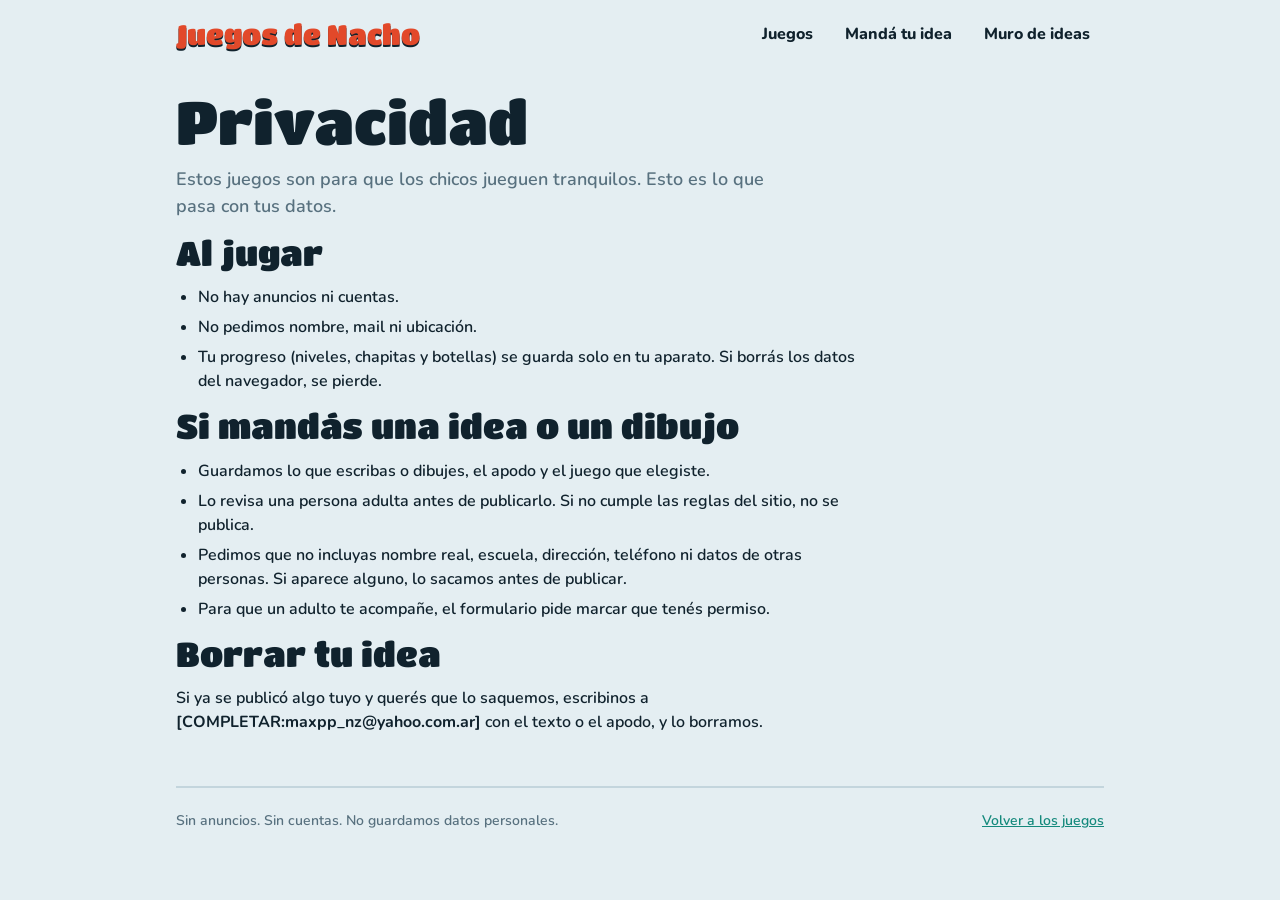
<file: privacidad.html>
<!doctype html>
<html lang="es">
<head>
<meta charset="utf-8">
<meta name="viewport" content="width=device-width, initial-scale=1, viewport-fit=cover">
<title>Privacidad · Juegos de Nacho</title>
<link rel="preconnect" href="https://fonts.googleapis.com">
<link rel="preconnect" href="https://fonts.gstatic.com" crossorigin>
<link href="https://fonts.googleapis.com/css2?family=Nunito:wght@600;800&family=Titan+One&display=swap" rel="stylesheet">
<link rel="stylesheet" href="styles.css">
</head>
<body>
<div class="wrap">
  <header class="site-head">
    <a class="logo" href="index.html">Juegos de Nacho</a>
    <nav aria-label="Principal">
      <a href="index.html">Juegos</a>
      <a href="ideas.html">Mandá tu idea</a>
      <a href="muro.html">Muro de ideas</a>
    </nav>
  </header>

  <main class="prose">
    <h1>Privacidad</h1>
    <p class="lead">Estos juegos son para que los chicos jueguen tranquilos. Esto es lo que pasa con tus datos.</p>

    <h2>Al jugar</h2>
    <ul>
      <li>No hay anuncios ni cuentas.</li>
      <li>No pedimos nombre, mail ni ubicación.</li>
      <li>Tu progreso (niveles, chapitas y botellas) se guarda solo en tu aparato. Si borrás los datos del navegador, se pierde.</li>
    </ul>

    <h2>Si mandás una idea o un dibujo</h2>
    <ul>
      <li>Guardamos lo que escribas o dibujes, el apodo y el juego que elegiste.</li>
      <li>Lo revisa una persona adulta antes de publicarlo. Si no cumple las reglas del sitio, no se publica.</li>
      <li>Pedimos que no incluyas nombre real, escuela, dirección, teléfono ni datos de otras personas. Si aparece alguno, lo sacamos antes de publicar.</li>
      <li>Para que un adulto te acompañe, el formulario pide marcar que tenés permiso.</li>
    </ul>

    <h2>Borrar tu idea</h2>
    <p>Si ya se publicó algo tuyo y querés que lo saquemos, escribinos a <b>[COMPLETAR:maxpp_nz@yahoo.com.ar]</b> con el texto o el apodo, y lo borramos.</p>
  </main>

  <footer class="site">
    <span>Sin anuncios. Sin cuentas. No guardamos datos personales.</span>
    <a href="index.html">Volver a los juegos</a>
  </footer>
</div>
</body>
</html>
</file>
<file: styles.css>
/* Juegos de Nacho: mismas chapitas rojas, verde mar y tinta que Botellitas Saltarinas. */
:root{
  --bg:#E4EEF2;--panel:#F7FAFB;--ink:#10222D;--muted:#58717F;--line:#C3D5DD;
  --cap:#E2492A;--teal:#14897C;--gold:#E9A800;--soft:#D3E3EA;--ok:#14897C;--err:#C0392B;
  --display:'Titan One','Arial Rounded MT Bold',system-ui,sans-serif;
  --body:'Nunito',system-ui,-apple-system,'Segoe UI',sans-serif;
  color-scheme:light dark;
}
@media (prefers-color-scheme:dark){
  :root{--bg:#0D1922;--panel:#162836;--ink:#E8F2F6;--muted:#8CA7B5;--line:#29414F;--cap:#FF6A45;--teal:#38C7B5;--gold:#FFC633;--soft:#1F3646;--ok:#38C7B5;--err:#FF8A70}
}
*{box-sizing:border-box}
html{-webkit-text-size-adjust:100%}
body{margin:0;background:var(--bg);color:var(--ink);font:600 16px/1.5 var(--body);padding-bottom:env(safe-area-inset-bottom,0px)}
a{color:var(--teal)}
:focus-visible{outline:3px solid var(--teal);outline-offset:2px}
.wrap{max-width:960px;margin:0 auto;padding-inline:16px}
[hidden]{display:none!important}

.site-head{display:flex;flex-wrap:wrap;align-items:center;justify-content:space-between;gap:8px 20px;padding-block:14px}
.logo{font:400 28px/1 var(--display);color:var(--cap);text-decoration:none;text-shadow:0 2px 0 var(--ink)}
.site-head nav{display:flex;flex-wrap:wrap;gap:4px}
.site-head nav a{padding:8px 14px;border-radius:999px;text-decoration:none;font-weight:800;color:var(--ink)}
.site-head nav a[aria-current="page"]{background:var(--ink);color:var(--bg)}

h1,h2,h3{font-family:var(--display);font-weight:400;margin:0;text-wrap:balance}
h1{font-size:clamp(36px,9vw,60px);line-height:1}
h2{font-size:clamp(26px,6vw,34px);line-height:1.1}
h3{font-size:21px;line-height:1.15}
p{margin:0}
.lead{font-size:18px;color:var(--muted);max-width:56ch}
.hero{display:flex;flex-direction:column;gap:16px;padding-block:28px 20px}
.hero h1 span{color:var(--cap)}
.row{display:flex;flex-wrap:wrap;gap:12px}
section.block{display:flex;flex-direction:column;gap:16px;padding-block:22px}

.btn{display:inline-flex;align-items:center;justify-content:center;min-height:52px;border:0;border-radius:14px;padding:0 22px;background:var(--panel);color:var(--ink);font:800 18px var(--body);text-decoration:none;box-shadow:0 3px 0 var(--line),inset 0 0 0 2px var(--line);cursor:pointer}
.btn:active{transform:translateY(2px)}
.btn.primary{background:var(--cap);color:#fff;box-shadow:0 4px 0 rgba(0,0,0,.28)}
.btn[disabled]{opacity:.55;cursor:default}

.games{display:grid;grid-template-columns:repeat(auto-fit,minmax(220px,1fr));gap:16px}
.game{display:flex;flex-direction:column;gap:10px;background:var(--panel);border-radius:18px;box-shadow:inset 0 0 0 2px var(--line);padding:16px;min-width:0}
.game .ico{display:flex;justify-content:center}
.game svg{width:100%;max-width:150px;height:auto}
.game p{color:var(--muted);font-size:15px}
.game .btn{margin-top:auto;min-height:46px;font-size:16px}
.badge{align-self:flex-start;font-size:12px;font-weight:800;letter-spacing:.08em;text-transform:uppercase;padding:3px 10px;border-radius:999px;background:var(--soft);color:var(--muted)}
.badge.live{background:var(--teal);color:#fff}

.steps{display:grid;grid-template-columns:repeat(auto-fit,minmax(210px,1fr));gap:14px;list-style:none;margin:0;padding:0;counter-reset:paso}
.steps li{counter-increment:paso;background:var(--panel);border-radius:16px;padding:16px;box-shadow:inset 0 0 0 2px var(--line);display:flex;flex-direction:column;gap:6px}
.steps li::before{content:counter(paso);font:400 30px/1 var(--display);color:var(--cap)}
.steps b{font-weight:800}

.panel{background:var(--panel);border-radius:18px;box-shadow:inset 0 0 0 2px var(--line);padding:18px;display:flex;flex-direction:column;gap:16px}
.panel.note{background:var(--soft);box-shadow:none;font-size:15px}

form.ideas{display:flex;flex-direction:column;gap:18px}
.field{display:flex;flex-direction:column;gap:6px;min-width:0}
.field>label,.field>span.lbl{font-weight:800}
.hint{font-size:14px;color:var(--muted);font-weight:600}
input[type=text],select,textarea{width:100%;font:600 16px var(--body);color:var(--ink);background:var(--bg);border:2px solid var(--line);border-radius:12px;padding:12px}
textarea{min-height:110px;resize:vertical}
.two{display:grid;grid-template-columns:repeat(auto-fit,minmax(220px,1fr));gap:14px}
.check{display:flex;gap:10px;align-items:flex-start;font-weight:700}
.check input{width:24px;height:24px;margin-top:2px;accent-color:var(--teal);flex:none}
.trap{position:absolute;left:-9999px;width:1px;height:1px;overflow:hidden}

.pad{display:flex;flex-direction:column;gap:10px}
.tools{display:flex;flex-wrap:wrap;gap:8px;align-items:center}
.sw{width:38px;height:38px;border-radius:50%;border:3px solid var(--panel);box-shadow:0 0 0 2px var(--line);cursor:pointer;padding:0}
.sw[aria-pressed="true"]{box-shadow:0 0 0 3px var(--ink)}
.tool{min-height:40px;border:0;border-radius:10px;padding:0 12px;background:var(--bg);box-shadow:inset 0 0 0 2px var(--line);font:800 14px var(--body);color:var(--ink);cursor:pointer}
.tool[aria-pressed="true"]{background:var(--ink);color:var(--bg)}
canvas#draw{width:100%;max-width:380px;aspect-ratio:1/1;touch-action:none;border-radius:14px;box-shadow:0 0 0 2px var(--line);background:#fff;cursor:crosshair}

.status{font-weight:800;padding:12px 14px;border-radius:12px;background:var(--soft)}
.status.ok{color:var(--ok)}
.status.err{color:var(--err)}

.filters{display:flex;flex-wrap:wrap;gap:10px;align-items:center}
.wall{display:grid;grid-template-columns:repeat(auto-fill,minmax(260px,1fr));gap:16px}
.idea{display:flex;flex-direction:column;gap:10px;background:var(--panel);border-radius:18px;box-shadow:inset 0 0 0 2px var(--line);padding:16px;min-width:0}
.idea .meta{display:flex;flex-wrap:wrap;gap:6px 10px;font-size:13px;font-weight:800;color:var(--muted)}
.idea img{width:100%;height:auto;border-radius:12px;background:#fff;box-shadow:0 0 0 2px var(--line)}
.idea p{overflow-wrap:anywhere}
.idea .reply{background:var(--soft);border-radius:12px;padding:10px 12px;font-size:15px}
.idea .reply b{color:var(--cap)}
.empty{text-align:center;padding:32px 16px;color:var(--muted)}

.prose{display:flex;flex-direction:column;gap:14px;max-width:68ch;padding-block:24px}
.prose ul{margin:0;padding-left:22px;display:flex;flex-direction:column;gap:6px}

footer.site{margin-top:28px;padding-block:22px;border-top:2px solid var(--line);color:var(--muted);font-size:14px;display:flex;flex-wrap:wrap;gap:8px 18px;justify-content:space-between}
</file>
